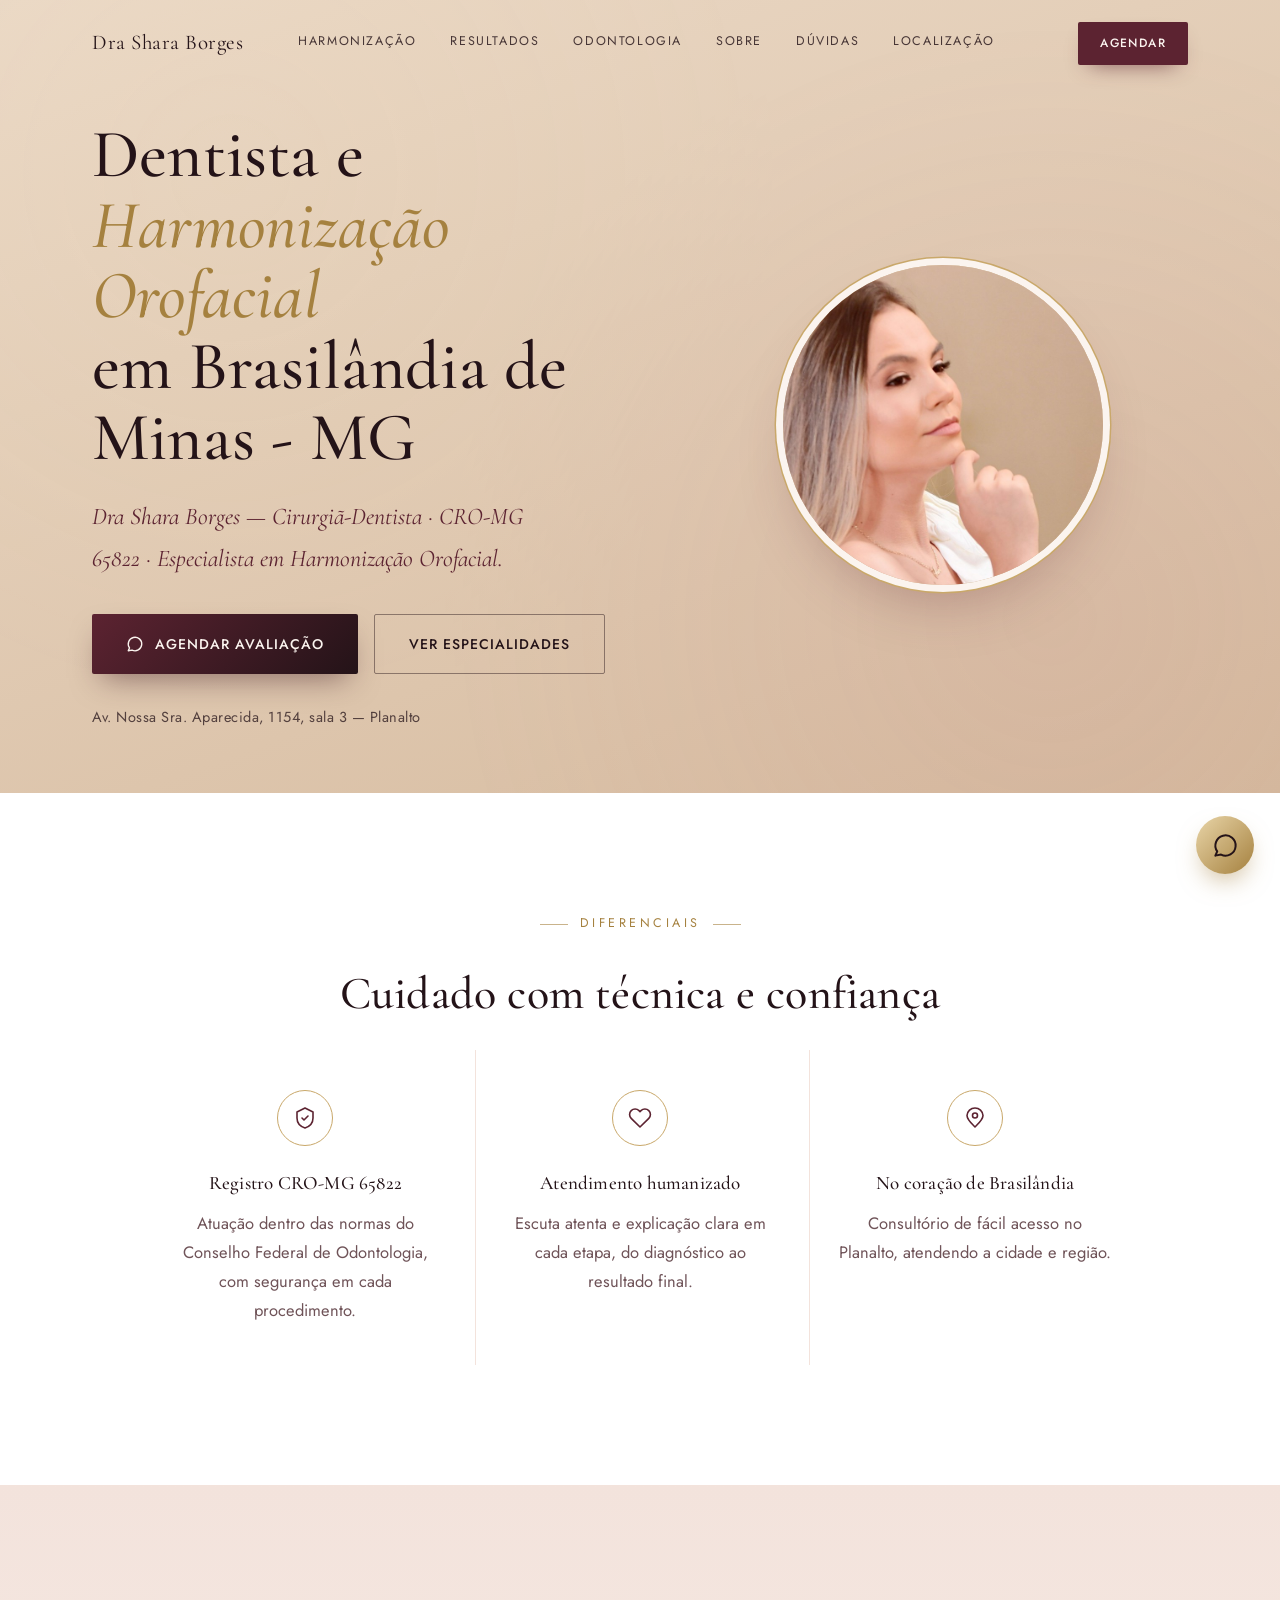
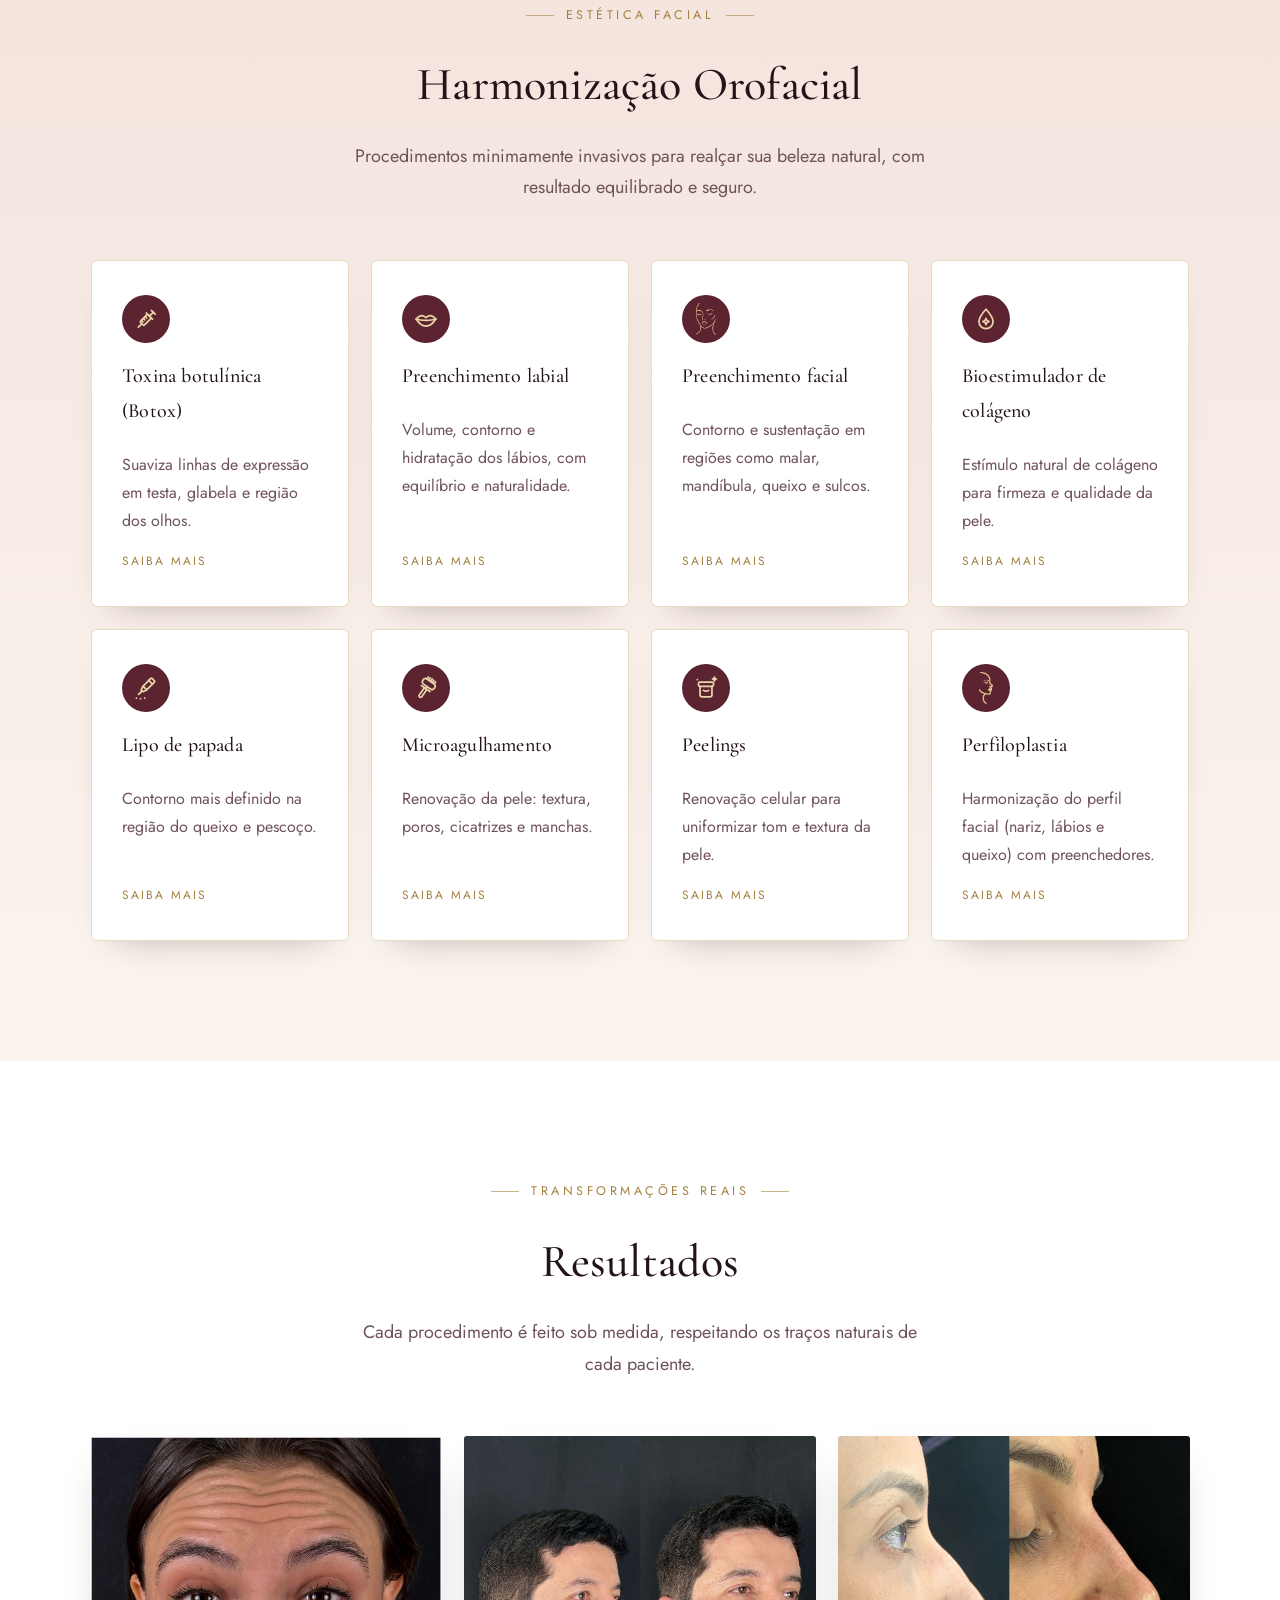
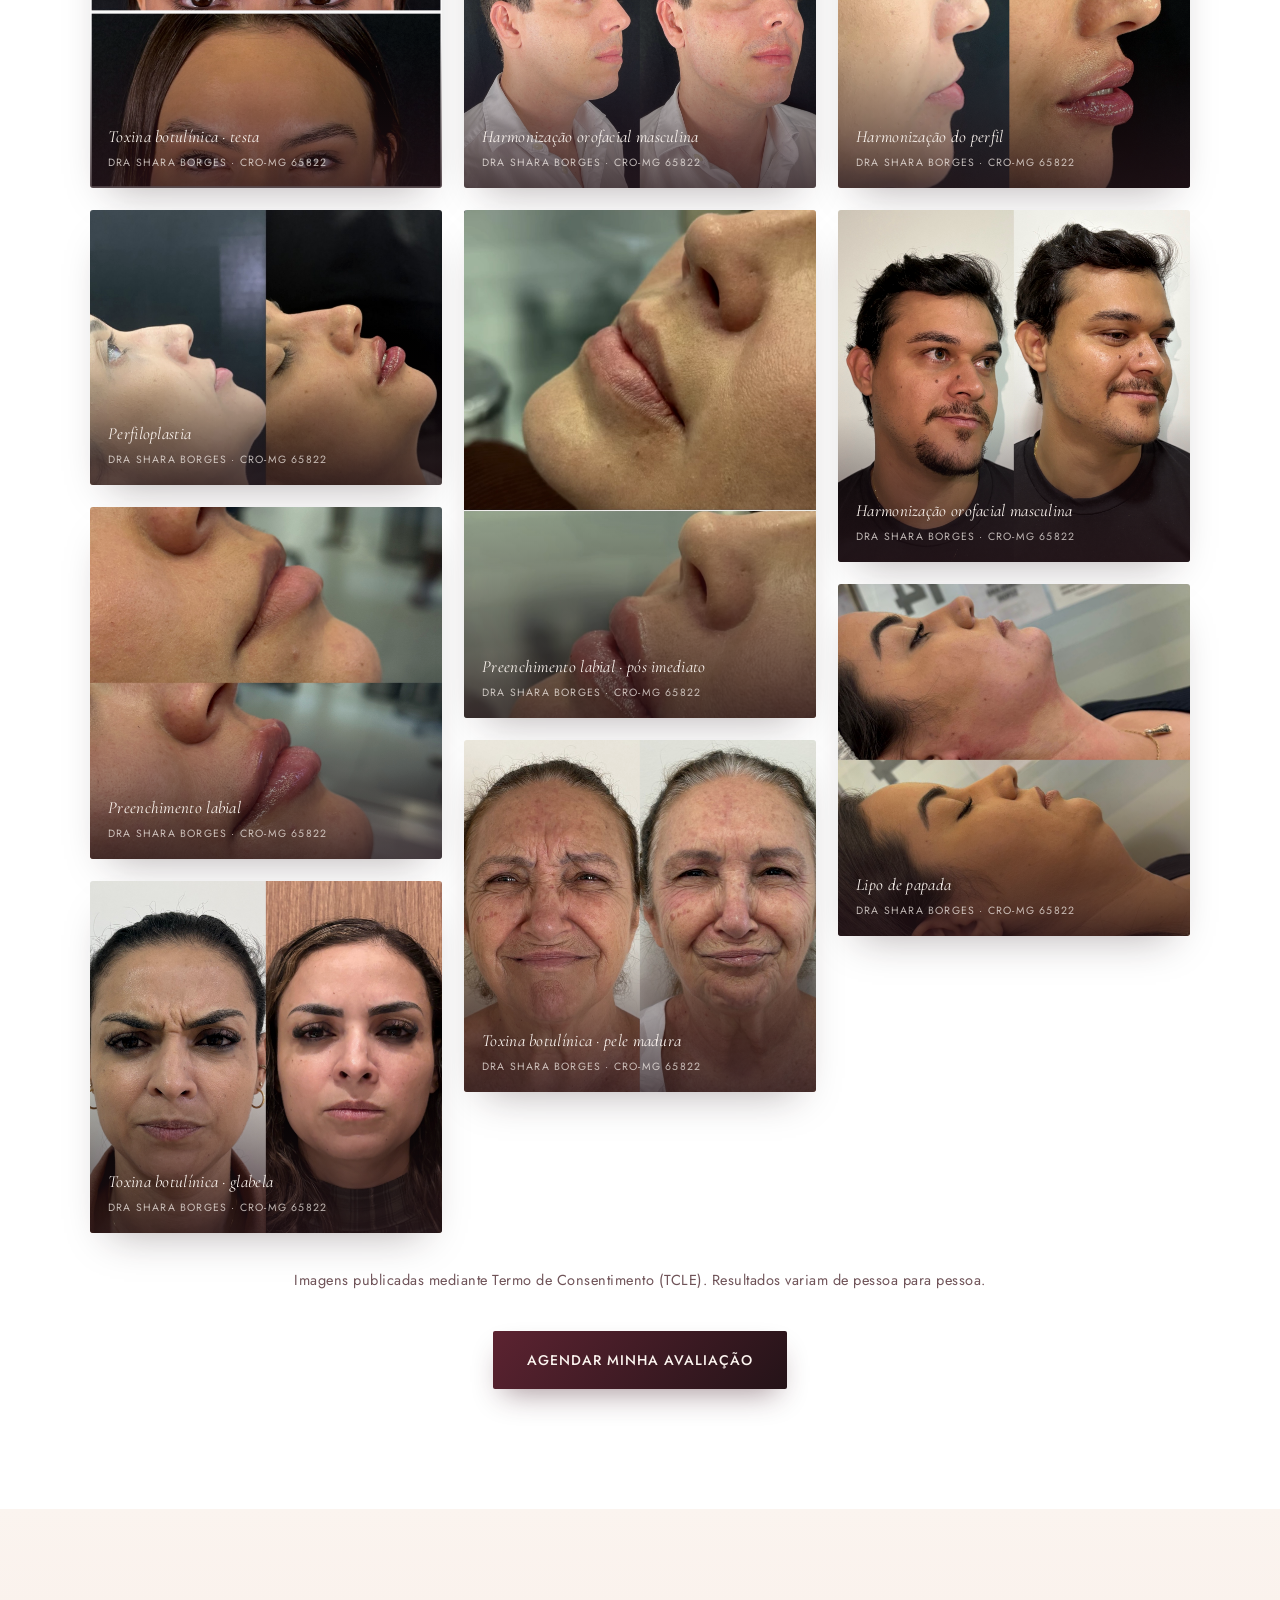
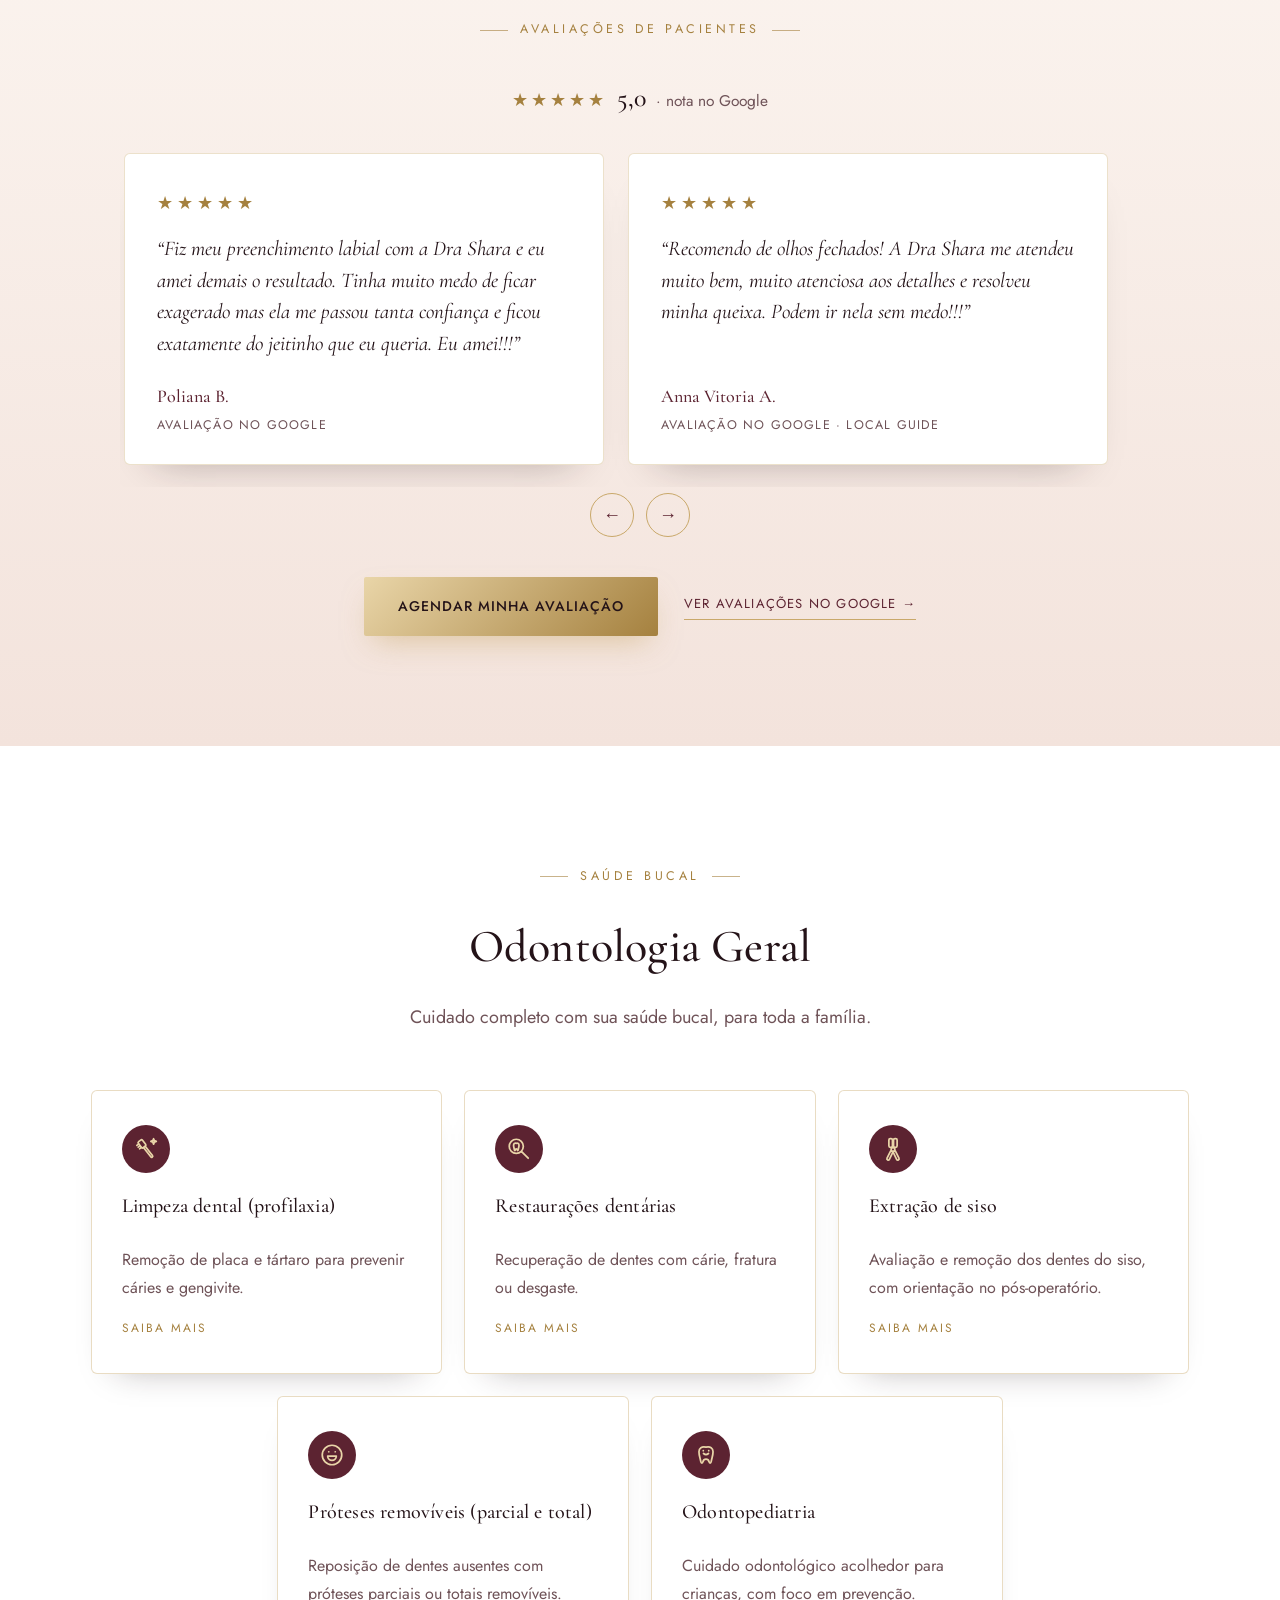
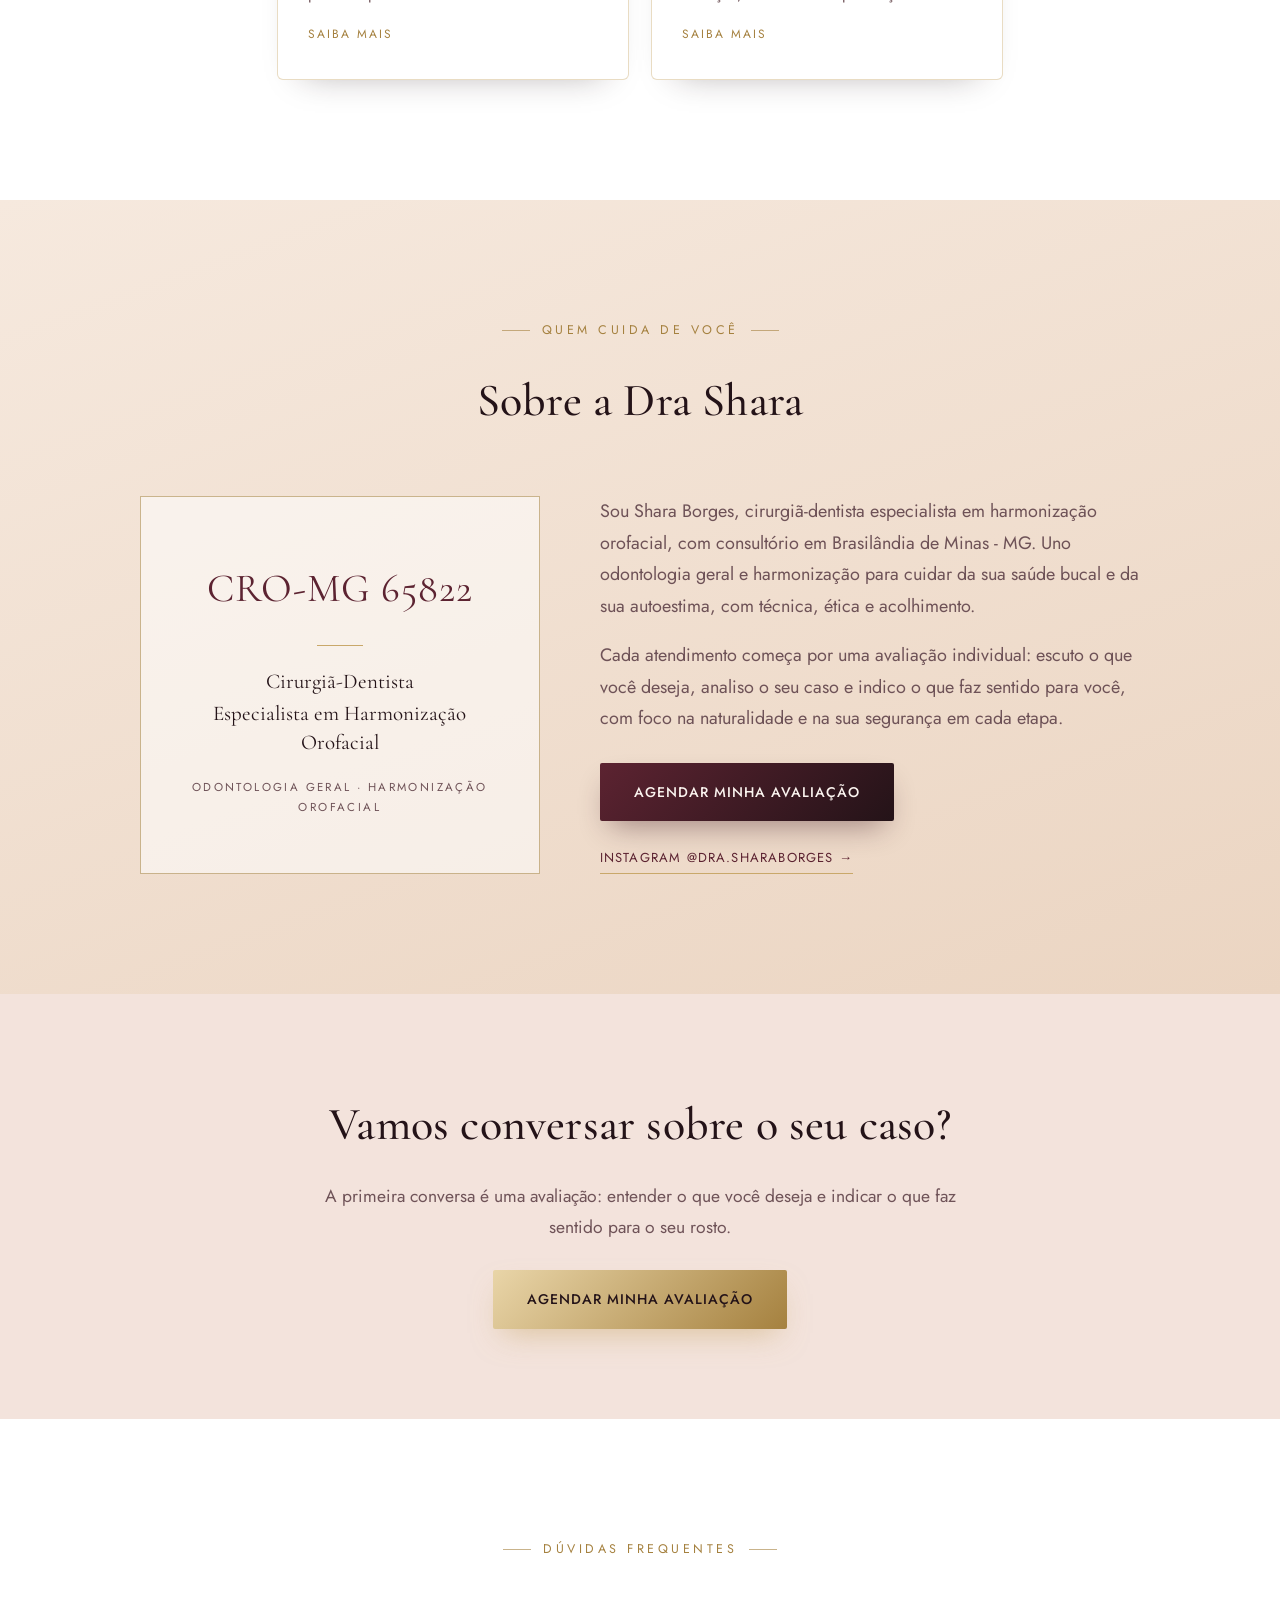
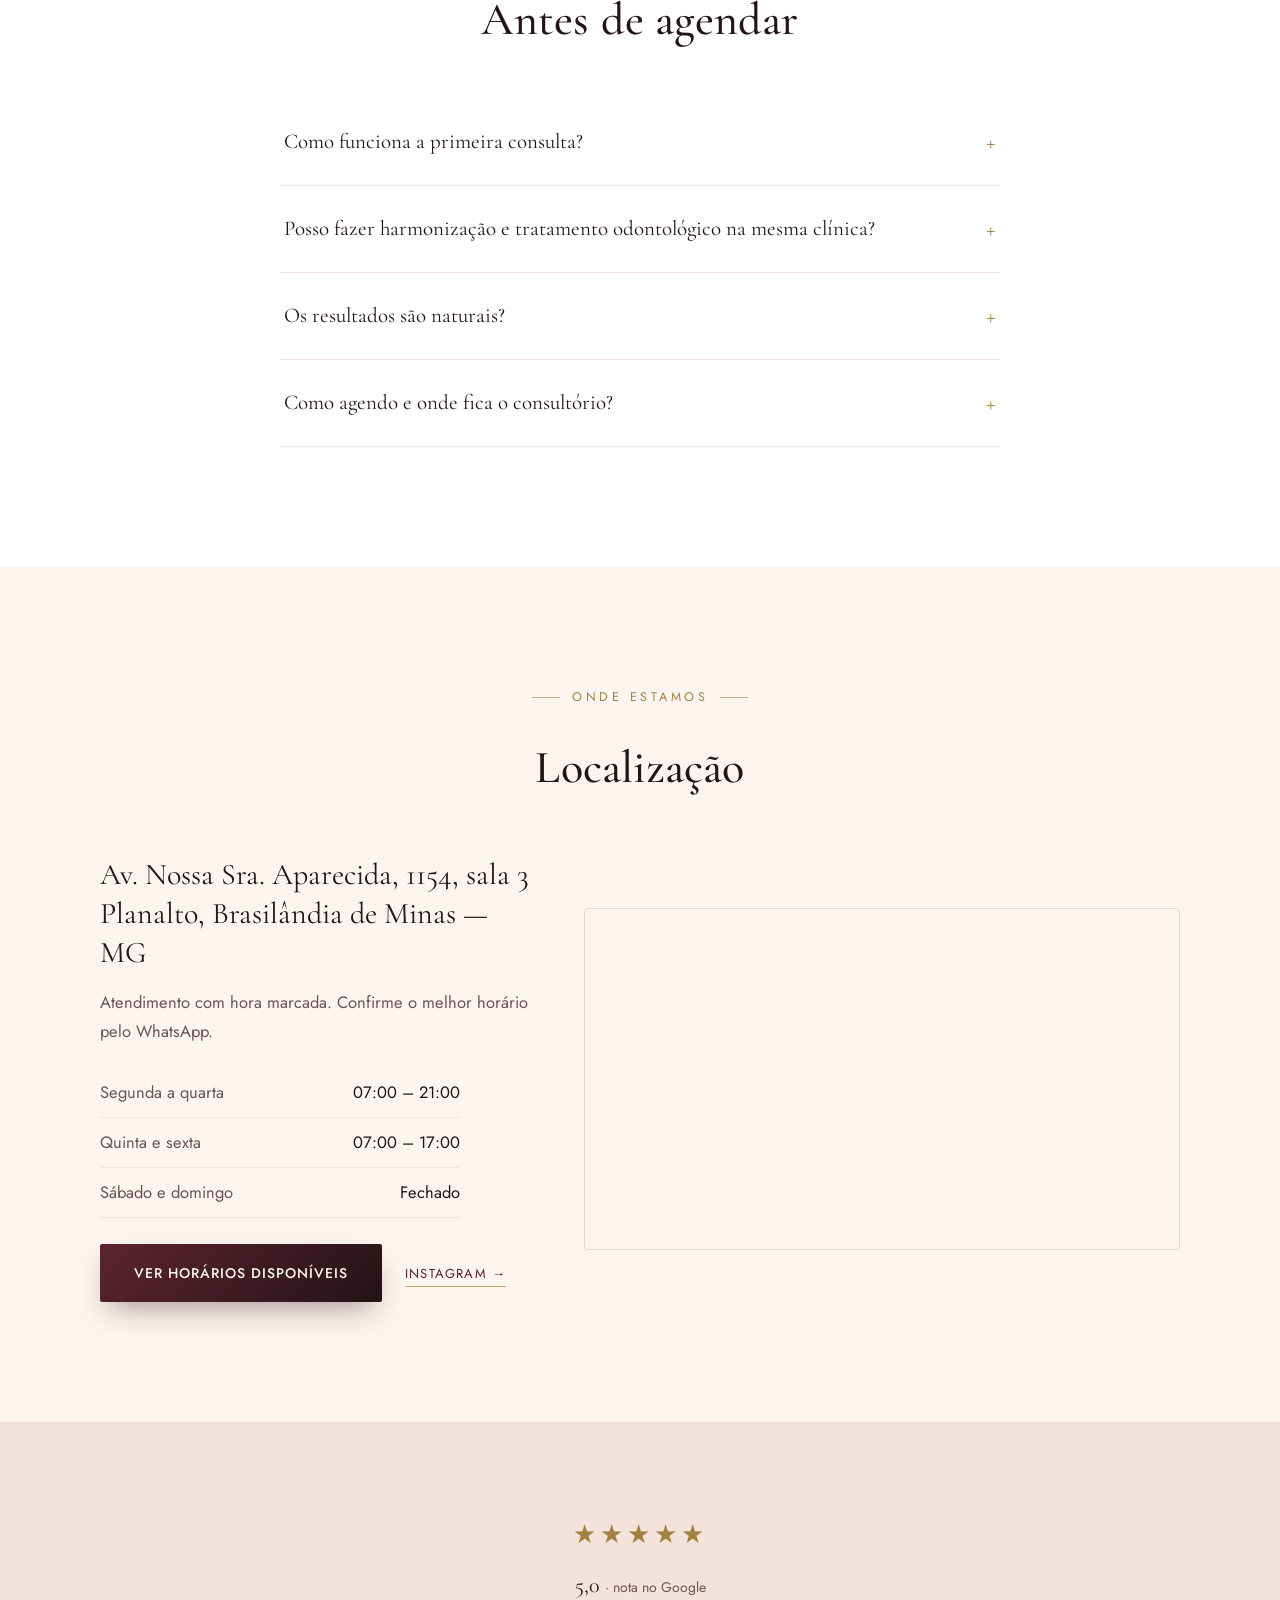
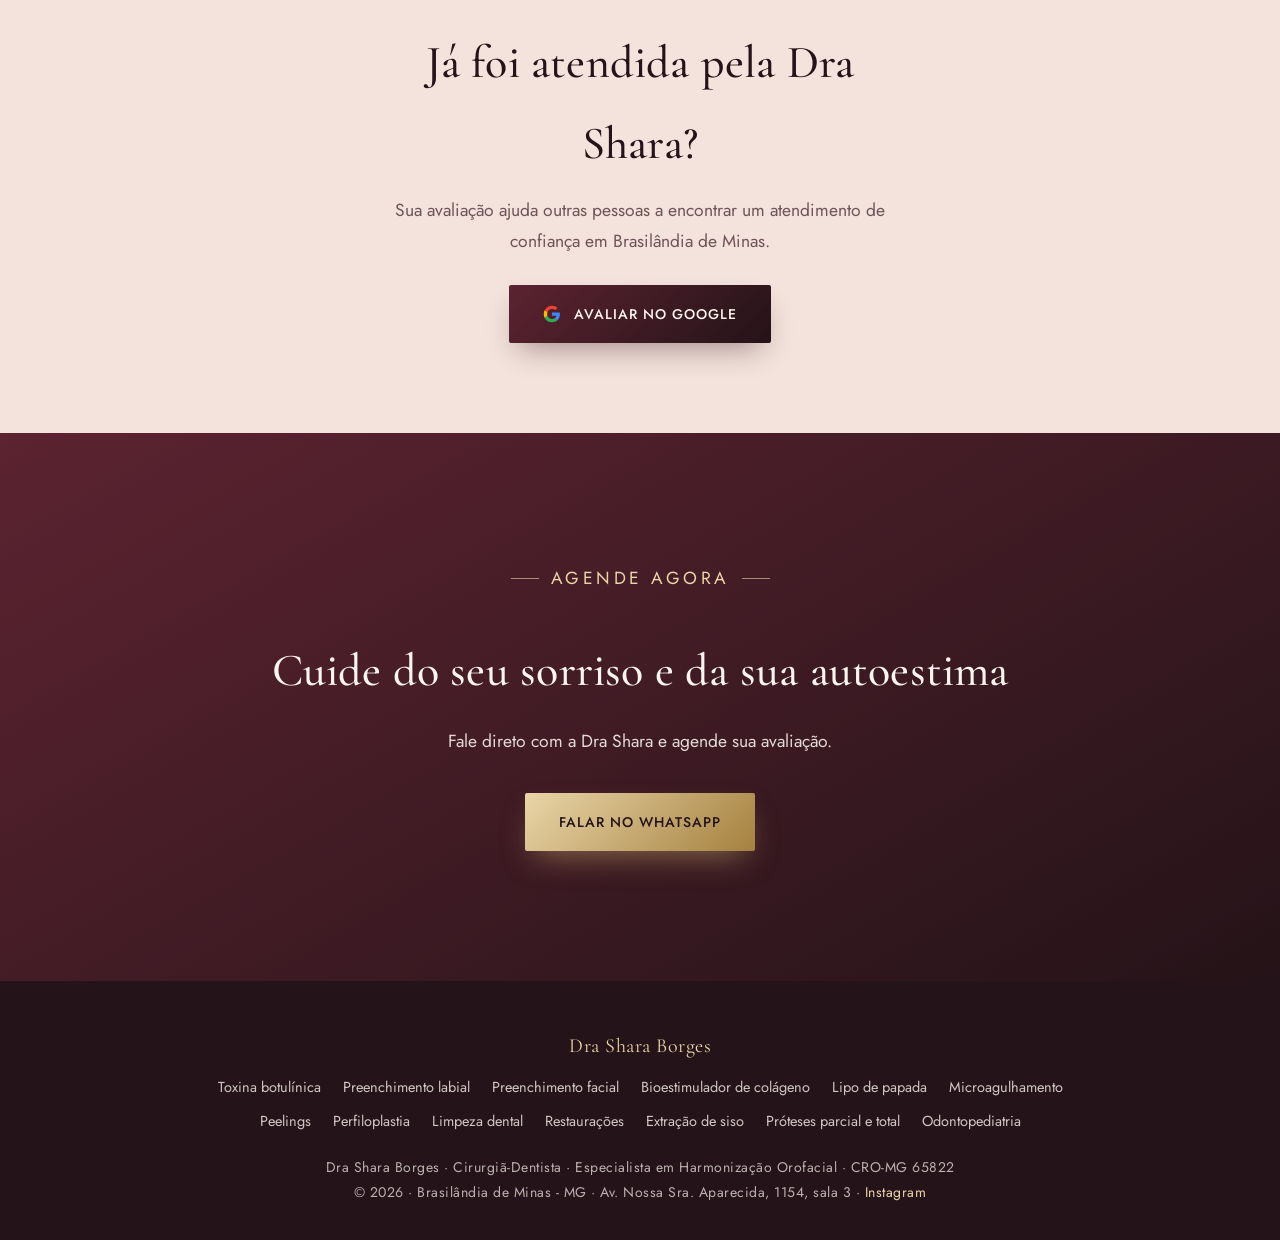
<file: index.html>
<!DOCTYPE html>
<html lang="pt-BR">
<head>
<meta charset="UTF-8">
<meta name="robots" content="noindex, nofollow">
<meta name="viewport" content="width=device-width, initial-scale=1.0">
<title>Dentista e Harmonização Orofacial em Brasilândia de Minas - MG | Dra Shara Borges</title>
<meta name="description" content="Dra Shara Borges, cirurgiã-dentista em Brasilândia de Minas - MG: harmonização orofacial, toxina botulínica, preenchimento labial, limpeza, restaurações e mais. Agende pelo WhatsApp.">
<link rel="canonical" href="https://annepriscilla.github.io/anne-dra-shara-borges/">
<meta property="og:type" content="website">
<meta property="og:locale" content="pt_BR">
<meta property="og:title" content="Dra Shara Borges · Dentista e Harmonização Orofacial">
<meta property="og:description" content="Cirurgiã-dentista em Brasilândia de Minas - MG. Agende sua avaliação pelo WhatsApp.">
<meta property="og:url" content="https://annepriscilla.github.io/anne-dra-shara-borges/">
<meta property="og:image" content="https://annepriscilla.github.io/anne-dra-shara-borges/assets/capa-compartilhamento-c.jpg">
<meta property="og:image:width" content="1200">
<meta property="og:image:height" content="630">
<meta name="twitter:card" content="summary_large_image">
<script type="application/ld+json">{"@context": "https://schema.org", "@type": "Dentist", "@id": "https://annepriscilla.github.io/anne-dra-shara-borges/#dentista", "name": "Dra Shara Borges — Cirurgiã-Dentista", "url": "https://annepriscilla.github.io/anne-dra-shara-borges/", "telephone": "+55-38-99805-9065", "description": "Cirurgiã-dentista em Brasilândia de Minas - MG: odontologia geral e harmonização orofacial.", "medicalSpecialty": "Dentistry", "image": "https://annepriscilla.github.io/anne-dra-shara-borges/assets/dra-shara.jpg", "sameAs": ["https://www.instagram.com/dra.sharaborges/", "https://www.google.com/maps?cid=5291907284782549508"], "hasMap": "https://www.google.com/maps?cid=5291907284782549508", "geo": {"@type": "GeoCoordinates", "latitude": -17.0038093, "longitude": -46.0063316}, "openingHoursSpecification": [{"@type": "OpeningHoursSpecification", "dayOfWeek": ["Monday", "Tuesday", "Wednesday"], "opens": "07:00", "closes": "21:00"}, {"@type": "OpeningHoursSpecification", "dayOfWeek": ["Thursday", "Friday"], "opens": "07:00", "closes": "17:00"}], "address": {"@type": "PostalAddress", "streetAddress": "Av. Nossa Sra. Aparecida, 1154, sala 3", "addressLocality": "Brasilândia de Minas", "addressRegion": "MG", "addressCountry": "BR"}, "areaServed": {"@type": "City", "name": "Brasilândia de Minas"}, "hasOfferCatalog": {"@type": "OfferCatalog", "name": "Serviços", "itemListElement": [{"@type": "Offer", "itemOffered": {"@type": "Service", "name": "Toxina botulínica (Botox)", "url": "https://annepriscilla.github.io/anne-dra-shara-borges/toxina-botulinica-brasilandia-de-minas/"}}, {"@type": "Offer", "itemOffered": {"@type": "Service", "name": "Preenchimento labial", "url": "https://annepriscilla.github.io/anne-dra-shara-borges/preenchimento-labial-brasilandia-de-minas/"}}, {"@type": "Offer", "itemOffered": {"@type": "Service", "name": "Preenchimento facial", "url": "https://annepriscilla.github.io/anne-dra-shara-borges/preenchimento-facial-brasilandia-de-minas/"}}, {"@type": "Offer", "itemOffered": {"@type": "Service", "name": "Bioestimulador de colágeno", "url": "https://annepriscilla.github.io/anne-dra-shara-borges/bioestimulador-de-colageno-brasilandia-de-minas/"}}, {"@type": "Offer", "itemOffered": {"@type": "Service", "name": "Lipo de papada", "url": "https://annepriscilla.github.io/anne-dra-shara-borges/lipo-de-papada-brasilandia-de-minas/"}}, {"@type": "Offer", "itemOffered": {"@type": "Service", "name": "Microagulhamento", "url": "https://annepriscilla.github.io/anne-dra-shara-borges/microagulhamento-brasilandia-de-minas/"}}, {"@type": "Offer", "itemOffered": {"@type": "Service", "name": "Peelings", "url": "https://annepriscilla.github.io/anne-dra-shara-borges/peelings-brasilandia-de-minas/"}}, {"@type": "Offer", "itemOffered": {"@type": "Service", "name": "Perfiloplastia", "url": "https://annepriscilla.github.io/anne-dra-shara-borges/perfiloplastia-brasilandia-de-minas/"}}, {"@type": "Offer", "itemOffered": {"@type": "Service", "name": "Limpeza dental (profilaxia)", "url": "https://annepriscilla.github.io/anne-dra-shara-borges/limpeza-dental-brasilandia-de-minas/"}}, {"@type": "Offer", "itemOffered": {"@type": "Service", "name": "Restaurações dentárias", "url": "https://annepriscilla.github.io/anne-dra-shara-borges/restauracoes-brasilandia-de-minas/"}}, {"@type": "Offer", "itemOffered": {"@type": "Service", "name": "Extração de siso", "url": "https://annepriscilla.github.io/anne-dra-shara-borges/extracao-de-siso-brasilandia-de-minas/"}}, {"@type": "Offer", "itemOffered": {"@type": "Service", "name": "Próteses removíveis (parcial e total)", "url": "https://annepriscilla.github.io/anne-dra-shara-borges/proteses-removiveis-brasilandia-de-minas/"}}, {"@type": "Offer", "itemOffered": {"@type": "Service", "name": "Odontopediatria", "url": "https://annepriscilla.github.io/anne-dra-shara-borges/odontopediatria-brasilandia-de-minas/"}}]}}</script>
<link rel="preconnect" href="https://fonts.googleapis.com">
<link rel="preconnect" href="https://fonts.gstatic.com" crossorigin>
<link href="https://fonts.googleapis.com/css2?family=Cormorant+Garamond:ital,wght@0,400;0,500;0,600;1,400;1,500&family=Jost:wght@300;400;500;600&display=swap" rel="stylesheet">
<link rel="stylesheet" href="assets/style.css">
</head>
<body>

<nav id="nav">
  <div class="nav-inner">
    <a href="#" class="nav-logo">Dra Shara Borges</a>
    <div class="nav-links">
      <a href="#harmonizacao">Harmonização</a>
      <a href="#resultados">Resultados</a>
      <a href="#odontologia">Odontologia</a>
      <a href="#sobre">Sobre</a>
      <a href="#duvidas">Dúvidas</a>
      <a href="#localizacao">Localização</a>
    </div>
    <a class="nav-cta" href="https://wa.me/5538998059065?text=Ol%C3%A1%2C%20vim%20pelo%20site%20e%20gostaria%20de%20agendar%20uma%20avalia%C3%A7%C3%A3o." target="_blank" rel="noopener">Agendar</a>
  </div>
</nav>

<header>
  <svg class="grain" xmlns="http://www.w3.org/2000/svg"><filter id="n"><feTurbulence type="fractalNoise" baseFrequency="0.9" numOctaves="2" stitchTiles="stitch"/></filter><rect width="100%" height="100%" filter="url(#n)"/></svg>
  <div class="hero-inner">
    <div>
      <h1>Dentista e <em>Harmonização Orofacial</em><br>em Brasilândia de Minas - MG</h1>
      <p class="hero-tagline">Dra Shara Borges — Cirurgiã-Dentista · CRO-MG 65822 · Especialista em Harmonização Orofacial.</p>
      <div class="hero-cta-row">
        <a class="btn" href="https://wa.me/5538998059065?text=Ol%C3%A1%2C%20vim%20pelo%20site%20e%20gostaria%20de%20agendar%20uma%20avalia%C3%A7%C3%A3o." target="_blank" rel="noopener">
          <svg viewBox="0 0 24 24" fill="none" stroke="currentColor" stroke-width="1.8" stroke-linecap="round" stroke-linejoin="round"><path d="M3 21l1.65-3.8a9 9 0 1 1 3.4 2.9L3 21"/></svg>
          Agendar avaliação
        </a>
        <a class="btn btn-ghost" href="#harmonizacao">Ver especialidades</a>
      </div>
      <p class="hero-local">Av. Nossa Sra. Aparecida, 1154, sala 3 — Planalto</p>
    </div>
    <div class="photo-frame reveal">
      <img src="assets/dra-shara-rosto.jpg" alt="Dra Shara Borges, cirurgiã-dentista em Brasilândia de Minas" width="760" height="760" fetchpriority="high">
    </div>
  </div>
</header>

<section class="confianca" id="confianca">
  <p class="section-label reveal">Diferenciais</p>
  <h2 class="reveal">Cuidado com técnica e confiança</h2>
  <div class="trust-grid">
    <div class="trust reveal">
      <div class="icon-ring"><svg viewBox="0 0 24 24" fill="none" stroke-width="1.6" stroke-linecap="round" stroke-linejoin="round"><path d="M12 2l8 4v6c0 5-3.5 8.5-8 10-4.5-1.5-8-5-8-10V6l8-4z"/><path d="M9 12l2 2 4-4"/></svg></div>
      <h3>Registro CRO-MG 65822</h3>
      <p>Atuação dentro das normas do Conselho Federal de Odontologia, com segurança em cada procedimento.</p>
    </div>
    <div class="trust reveal reveal-d1">
      <div class="icon-ring"><svg viewBox="0 0 24 24" fill="none" stroke-width="1.6" stroke-linecap="round" stroke-linejoin="round"><path d="M20.8 4.6a5.5 5.5 0 0 0-7.8 0L12 5.6l-1-1a5.5 5.5 0 0 0-7.8 7.8l1 1L12 21l7.8-7.6 1-1a5.5 5.5 0 0 0 0-7.8z"/></svg></div>
      <h3>Atendimento humanizado</h3>
      <p>Escuta atenta e explicação clara em cada etapa, do diagnóstico ao resultado final.</p>
    </div>
    <div class="trust reveal reveal-d2">
      <div class="icon-ring"><svg viewBox="0 0 24 24" fill="none" stroke-width="1.6" stroke-linecap="round" stroke-linejoin="round"><path d="M12 21c-4-4-8-7.5-8-11.5A8 8 0 0 1 12 2a8 8 0 0 1 8 7.5c0 4-4 7.5-8 11.5z"/><circle cx="12" cy="9.5" r="2.5"/></svg></div>
      <h3>No coração de Brasilândia</h3>
      <p>Consultório de fácil acesso no Planalto, atendendo a cidade e região.</p>
    </div>
  </div>
</section>

<section class="harmonizacao" id="harmonizacao">
  <p class="section-label reveal">Estética facial</p>
  <h2 class="reveal">Harmonização Orofacial</h2>
  <p class="section-intro reveal">Procedimentos minimamente invasivos para realçar sua beleza natural, com resultado equilibrado e seguro.</p>
  <div class="servicos-grid">
    <div class="servico reveal">
      <div class="icon-ring"><svg viewBox="0 0 24 24" fill="none" stroke-width="1.6" stroke-linecap="round" stroke-linejoin="round" overflow="visible"><g transform="rotate(45 12 12.5)"><path d="M12 22.5V18"/><rect x="9.5" y="8" width="5" height="10" rx="1"/><path d="M8 8h8"/><path d="M12 8V3"/><path d="M9.5 3h5"/><path d="M9.5 11h2M9.5 13.5h2M9.5 16h2"/></g></svg></div>
      <h3><a href="toxina-botulinica-brasilandia-de-minas/">Toxina botulínica (Botox)</a></h3><p>Suaviza linhas de expressão em testa, glabela e região dos olhos.</p><span class="mais">Saiba mais</span>
    </div>
    <div class="servico reveal reveal-d1">
      <div class="icon-ring"><svg viewBox="0 0 24 24" fill="none" stroke-width="1.6" stroke-linecap="round" stroke-linejoin="round" overflow="visible"><path d="M3 12c2.4-3.2 5.6-3.8 7.4-2.4L12 10.7l1.6-1.1c1.8-1.4 5-.8 7.4 2.4"/><path d="M3 12c4 1.6 14 1.6 18 0"/><path d="M3 12c3 5 6.6 6.6 9 6.6s6-1.6 9-6.6"/></svg></div>
      <h3><a href="preenchimento-labial-brasilandia-de-minas/">Preenchimento labial</a></h3><p>Volume, contorno e hidratação dos lábios, com equilíbrio e naturalidade.</p><span class="mais">Saiba mais</span>
    </div>
    <div class="servico reveal reveal-d2">
      <div class="icon-ring"><img src="assets/icones/preenchimento-facial.png" alt="" width="19" height="32"></div>
      <h3><a href="preenchimento-facial-brasilandia-de-minas/">Preenchimento facial</a></h3><p>Contorno e sustentação em regiões como malar, mandíbula, queixo e sulcos.</p><span class="mais">Saiba mais</span>
    </div>
    <div class="servico reveal">
      <div class="icon-ring"><svg viewBox="0 0 24 24" fill="none" stroke-width="1.6" stroke-linecap="round" stroke-linejoin="round" overflow="visible"><path d="M12 3C12 3 5.5 10 5.5 14.4a6.5 6.5 0 0 0 13 0C18.5 10 12 3 12 3z"/><path d="M12 11.4l.9 2 2 .9-2 .9-.9 2-.9-2-2-.9 2-.9z"/></svg></div>
      <h3><a href="bioestimulador-de-colageno-brasilandia-de-minas/">Bioestimulador de colágeno</a></h3><p>Estímulo natural de colágeno para firmeza e qualidade da pele.</p><span class="mais">Saiba mais</span>
    </div>
    <div class="servico reveal reveal-d1">
      <div class="icon-ring"><svg viewBox="0 0 24 24" fill="none" stroke-width="1.6" stroke-linecap="round" stroke-linejoin="round" overflow="visible"><g transform="rotate(45 12 11)"><rect x="9.6" y="1.5" width="4.8" height="11" rx="1.2"/><path d="M9.6 12.5l1.2 3.6h2.4l1.2-3.6"/><path d="M12 16.1v4.6"/><path d="M9.6 5h4.8"/></g><path d="M3.2 21.4h.01M7 21.9h.01M10.8 21.4h.01"/></svg></div>
      <h3><a href="lipo-de-papada-brasilandia-de-minas/">Lipo de papada</a></h3><p>Contorno mais definido na região do queixo e pescoço.</p><span class="mais">Saiba mais</span>
    </div>
    <div class="servico reveal reveal-d2">
      <div class="icon-ring"><svg viewBox="0 0 24 24" fill="none" stroke-width="1.6" stroke-linecap="round" stroke-linejoin="round" overflow="visible"><g transform="rotate(35 12 12)"><rect x="5.5" y="4.6" width="13" height="5.8" rx="2.9"/><path d="M8 2.4v2.2M10 2v2.6M12 1.8v2.8M14 2v2.6M16 2.4v2.2"/><path d="M12 10.4v2.2M7.2 12.6h9.6"/><rect x="10.6" y="12.6" width="2.8" height="9.6" rx="1.4"/></g></svg></div>
      <h3><a href="microagulhamento-brasilandia-de-minas/">Microagulhamento</a></h3><p>Renovação da pele: textura, poros, cicatrizes e manchas.</p><span class="mais">Saiba mais</span>
    </div>
    <div class="servico reveal">
      <div class="icon-ring"><svg viewBox="0 0 24 24" fill="none" stroke-width="1.6" stroke-linecap="round" stroke-linejoin="round" overflow="visible"><rect x="5" y="6.5" width="14" height="4" rx="1.4"/><path d="M6.5 10.5v7.7a2 2 0 0 0 2 2h7a2 2 0 0 0 2-2v-7.7"/><path d="M9.5 14.2c1.6 1 3.4 1 5 0"/><path d="M19.8 1.9l.5 1.3 1.3.5-1.3.5-.5 1.3-.5-1.3-1.3-.5 1.3-.5z"/><path d="M4 4.2h.01"/></svg></div>
      <h3><a href="peelings-brasilandia-de-minas/">Peelings</a></h3><p>Renovação celular para uniformizar tom e textura da pele.</p><span class="mais">Saiba mais</span>
    </div>
    <div class="servico reveal reveal-d1">
      <div class="icon-ring"><img src="assets/icones/perfiloplastia.png" alt="" width="14" height="32"></div>
      <h3><a href="perfiloplastia-brasilandia-de-minas/">Perfiloplastia</a></h3><p>Harmonização do perfil facial (nariz, lábios e queixo) com preenchedores.</p><span class="mais">Saiba mais</span>
    </div>
  </div>
</section>

<section class="resultados" id="resultados">
  <p class="section-label reveal">Transformações reais</p>
  <h2 class="reveal">Resultados</h2>
  <p class="section-intro reveal">Cada procedimento é feito sob medida, respeitando os traços naturais de cada paciente.</p>
  <div class="resultados-grid">
    <figure class="resultado reveal">
      <img src="assets/resultados/toxina-botulinica-testa.jpg" alt="Antes e depois de toxina botulínica na testa" loading="lazy">
      <figcaption><span>Toxina botulínica · testa</span><small>Dra Shara Borges · CRO-MG 65822</small></figcaption>
    </figure>
    <figure class="resultado reveal">
      <img src="assets/resultados/perfiloplastia.jpg" alt="Antes e depois de perfiloplastia" loading="lazy">
      <figcaption><span>Perfiloplastia</span><small>Dra Shara Borges · CRO-MG 65822</small></figcaption>
    </figure>
    <figure class="resultado reveal">
      <img src="assets/resultados/preenchimento-labial.jpg" alt="Antes e depois de preenchimento labial" loading="lazy">
      <figcaption><span>Preenchimento labial</span><small>Dra Shara Borges · CRO-MG 65822</small></figcaption>
    </figure>
    <figure class="resultado reveal">
      <img src="assets/resultados/toxina-botulinica-glabela.jpg" alt="Antes e depois de toxina botulínica na glabela" loading="lazy">
      <figcaption><span>Toxina botulínica · glabela</span><small>Dra Shara Borges · CRO-MG 65822</small></figcaption>
    </figure>
    <figure class="resultado reveal">
      <img src="assets/resultados/harmonizacao-masculina-1.jpg" alt="Antes e depois de harmonização orofacial masculina" loading="lazy">
      <figcaption><span>Harmonização orofacial masculina</span><small>Dra Shara Borges · CRO-MG 65822</small></figcaption>
    </figure>
    <figure class="resultado reveal">
      <img src="assets/resultados/preenchimento-labial-pos-imediato.jpg" alt="Preenchimento labial, antes e pós imediato" loading="lazy">
      <figcaption><span>Preenchimento labial · pós imediato</span><small>Dra Shara Borges · CRO-MG 65822</small></figcaption>
    </figure>
    <figure class="resultado reveal">
      <img src="assets/resultados/toxina-botulinica-pele-madura.jpg" alt="Antes e depois de toxina botulínica em pele madura" loading="lazy">
      <figcaption><span>Toxina botulínica · pele madura</span><small>Dra Shara Borges · CRO-MG 65822</small></figcaption>
    </figure>
    <figure class="resultado reveal">
      <img src="assets/resultados/harmonizacao-do-perfil.jpg" alt="Antes e depois de harmonização do perfil facial" loading="lazy">
      <figcaption><span>Harmonização do perfil</span><small>Dra Shara Borges · CRO-MG 65822</small></figcaption>
    </figure>
    <figure class="resultado reveal">
      <img src="assets/resultados/harmonizacao-masculina-2.jpg" alt="Antes e depois de harmonização orofacial masculina" loading="lazy">
      <figcaption><span>Harmonização orofacial masculina</span><small>Dra Shara Borges · CRO-MG 65822</small></figcaption>
    </figure>
    <figure class="resultado reveal">
      <img src="assets/resultados/lipo-de-papada.jpg" alt="Antes e depois de lipo de papada" loading="lazy">
      <figcaption><span>Lipo de papada</span><small>Dra Shara Borges · CRO-MG 65822</small></figcaption>
    </figure>
  </div>
  <p class="resultados-nota reveal">Imagens publicadas mediante Termo de Consentimento (TCLE). Resultados variam de pessoa para pessoa.</p>
  <div class="section-cta reveal"><a class="btn btn-dark" href="https://wa.me/5538998059065?text=Ol%C3%A1%2C%20vim%20pelo%20site%20e%20gostaria%20de%20agendar%20uma%20avalia%C3%A7%C3%A3o." target="_blank" rel="noopener">Agendar minha avaliação</a></div>
</section>

<!-- Avaliação pública do Google republicada: remover esta seção se o CRO-MG orientar que não é permitido -->
<section class="depoimento" id="depoimento">
  <p class="section-label reveal">Avaliações de pacientes</p>
  <div class="reviews reveal">
    <div class="reviews-head"><span class="stars" aria-hidden="true">★★★★★</span><strong>5,0</strong><span>· nota no Google</span></div>
    <div class="track" tabindex="0" role="region" aria-label="Avaliações de pacientes no Google">
      <figure class="rcard">
        <div class="stars" aria-label="5 estrelas">★★★★★</div>
        <blockquote>“Fiz meu preenchimento labial com a Dra Shara e eu amei demais o resultado. Tinha muito medo de ficar exagerado mas ela me passou tanta confiança e ficou exatamente do jeitinho que eu queria. Eu amei!!!”</blockquote>
        <figcaption><strong>Poliana B.</strong><span>Avaliação no Google</span></figcaption>
      </figure>
      <figure class="rcard">
        <div class="stars" aria-label="5 estrelas">★★★★★</div>
        <blockquote>“Recomendo de olhos fechados! A Dra Shara me atendeu muito bem, muito atenciosa aos detalhes e resolveu minha queixa. Podem ir nela sem medo!!!”</blockquote>
        <figcaption><strong>Anna Vitoria A.</strong><span>Avaliação no Google · Local Guide</span></figcaption>
      </figure>
    </div>
    <div class="rnav"><button type="button" data-dir="-1" aria-label="Avaliação anterior">←</button><button type="button" data-dir="1" aria-label="Próxima avaliação">→</button></div>
  </div>
  <div class="quote-actions reveal">
    <a class="btn" href="https://wa.me/5538998059065?text=Ol%C3%A1%2C%20vim%20pelo%20site%20e%20gostaria%20de%20agendar%20uma%20avalia%C3%A7%C3%A3o." target="_blank" rel="noopener">Agendar minha avaliação</a>
    <a class="link-arrow" href="https://www.google.com/maps/place/Dra+Shara+Borges/@-17.0038093,-46.0063316,17z/data=!3m1!4b1!4m6!3m5!1s0x94aa3d5040775091:0x4970a1a345c40a04!8m2!3d-17.0038093!4d-46.0063316!16s%2Fg%2F11zkwffyct" target="_blank" rel="noopener">Ver avaliações no Google →</a>
  </div>
</section>

<section class="odontologia" id="odontologia">
  <p class="section-label reveal">Saúde bucal</p>
  <h2 class="reveal">Odontologia Geral</h2>
  <p class="section-intro reveal">Cuidado completo com sua saúde bucal, para toda a família.</p>
  <div class="servicos-grid">
    <div class="servico reveal">
      <div class="icon-ring"><svg viewBox="0 0 24 24" fill="none" stroke-width="1.6" stroke-linecap="round" stroke-linejoin="round" overflow="visible"><g transform="rotate(-38 12 12)"><rect x="9.6" y="2.5" width="4.8" height="7" rx="1.2"/><path d="M7.4 4.2h2.2M7.4 6.2h2.2M7.4 8.2h2.2"/><path d="M11 9.5v10.9a1 1 0 0 0 2 0V9.5"/></g><path d="M19 2.5l.7 1.8 1.8.7-1.8.7-.7 1.8-.7-1.8-1.8-.7 1.8-.7z"/></svg></div>
      <h3><a href="limpeza-dental-brasilandia-de-minas/">Limpeza dental (profilaxia)</a></h3><p>Remoção de placa e tártaro para prevenir cáries e gengivite.</p><span class="mais">Saiba mais</span>
    </div>
    <div class="servico reveal reveal-d1">
      <div class="icon-ring"><svg viewBox="0 0 24 24" fill="none" stroke-width="1.6" stroke-linecap="round" stroke-linejoin="round" overflow="visible"><circle cx="9.5" cy="9.5" r="6.5"/><path d="M7 8.6c0-1.6 1-2.2 2.5-1.8 1.5-.4 2.5.2 2.5 1.8 0 1.6-.5 2.7-.8 4.3-.1.7-.7.7-.8 0-.1-.6-.4-1-.9-1s-.8.4-.9 1c-.1.7-.7.7-.8 0C7.5 11.3 7 10.2 7 8.6z"/><path d="M14.4 14.4l6.1 6.1"/></svg></div>
      <h3><a href="restauracoes-brasilandia-de-minas/">Restaurações dentárias</a></h3><p>Recuperação de dentes com cárie, fratura ou desgaste.</p><span class="mais">Saiba mais</span>
    </div>
    <div class="servico reveal reveal-d2">
      <div class="icon-ring"><svg viewBox="0 0 24 24" fill="none" stroke-width="1.6" stroke-linecap="round" stroke-linejoin="round" overflow="visible"><rect x="8.2" y="2.4" width="3.3" height="8" rx="1.3"/><rect x="12.5" y="2.4" width="3.3" height="8" rx="1.3"/><circle cx="12" cy="12.4" r="1.7"/><g transform="translate(11 14) rotate(26)"><rect x="-1.2" y="0" width="2.4" height="9" rx="1.2"/></g><g transform="translate(13 14) rotate(-26)"><rect x="-1.2" y="0" width="2.4" height="9" rx="1.2"/></g></svg></div>
      <h3><a href="extracao-de-siso-brasilandia-de-minas/">Extração de siso</a></h3><p>Avaliação e remoção dos dentes do siso, com orientação no pós-operatório.</p><span class="mais">Saiba mais</span>
    </div>
    <div class="servico reveal">
      <div class="icon-ring"><svg viewBox="0 0 24 24" fill="none" stroke-width="1.6" stroke-linecap="round" stroke-linejoin="round" overflow="visible"><path d="M12 12m-9 0a9 9 0 1 0 18 0a9 9 0 1 0 -18 0"/><path d="M9 9l.01 0"/><path d="M15 9l.01 0"/><path d="M8 13a4 4 0 1 0 8 0h-8"/></svg></div>
      <h3><a href="proteses-removiveis-brasilandia-de-minas/">Próteses removíveis (parcial e total)</a></h3><p>Reposição de dentes ausentes com próteses parciais ou totais removíveis.</p><span class="mais">Saiba mais</span>
    </div>
    <div class="servico reveal reveal-d1">
      <div class="icon-ring"><svg viewBox="0 0 24 24" fill="none" stroke-width="1.6" stroke-linecap="round" stroke-linejoin="round" overflow="visible"><path d="M5.5 9c0-3.4 2.6-5.2 6.5-4.2 3.9-1 6.5.8 6.5 4.2 0 3.4-1.1 5.8-1.7 9.2-.3 1.7-1.7 1.7-2 0-.3-1.4-.8-2.4-2.8-2.4s-2.5 1-2.8 2.4c-.3 1.7-1.7 1.7-2 0C6.6 14.8 5.5 12.4 5.5 9z"/><path d="M9.5 8h.01M14.5 8h.01"/><path d="M9.7 10.6c1.4 1.2 3.2 1.2 4.6 0"/></svg></div>
      <h3><a href="odontopediatria-brasilandia-de-minas/">Odontopediatria</a></h3><p>Cuidado odontológico acolhedor para crianças, com foco em prevenção.</p><span class="mais">Saiba mais</span>
    </div>
  </div>
</section>

<section class="sobre" id="sobre">
  <p class="section-label reveal">Quem cuida de você</p>
  <h2 class="reveal">Sobre a Dra Shara</h2>
  <div class="sobre-inner" style="margin-top:56px;">
    <div class="cred-card reveal">
      <p class="cred-num">CRO-MG 65822</p>
      <div class="cred-line"></div>
      <p class="cred-role">Cirurgiã-Dentista</p>
      <p class="cred-role">Especialista em Harmonização Orofacial</p>
      <p class="cred-sub">Odontologia geral · Harmonização orofacial</p>
    </div>
    <div class="sobre-text reveal reveal-d1">
      <p>Sou Shara Borges, cirurgiã-dentista especialista em harmonização orofacial, com consultório em Brasilândia de Minas - MG. Uno odontologia geral e harmonização para cuidar da sua saúde bucal e da sua autoestima, com técnica, ética e acolhimento.</p>
      <p>Cada atendimento começa por uma avaliação individual: escuto o que você deseja, analiso o seu caso e indico o que faz sentido para você, com foco na naturalidade e na sua segurança em cada etapa.</p>
      <div class="sobre-links">
        <a class="btn" href="https://wa.me/5538998059065?text=Ol%C3%A1%2C%20vim%20pelo%20site%20e%20gostaria%20de%20agendar%20uma%20avalia%C3%A7%C3%A3o." target="_blank" rel="noopener">Agendar minha avaliação</a>
        <a class="link-arrow light" href="https://www.instagram.com/dra.sharaborges/" target="_blank" rel="noopener">Instagram @dra.sharaborges →</a>
      </div>
    </div>
  </div>
</section>

<section class="cta-mid">
  <div class="cta-mid-inner reveal">
    <h2>Vamos conversar sobre o seu caso?</h2>
    <p>A primeira conversa é uma avaliação: entender o que você deseja e indicar o que faz sentido para o seu rosto.</p>
    <a class="btn" href="https://wa.me/5538998059065?text=Ol%C3%A1%2C%20vim%20pelo%20site%20e%20gostaria%20de%20agendar%20uma%20avalia%C3%A7%C3%A3o." target="_blank" rel="noopener">Agendar minha avaliação</a>
  </div>
</section>

<section class="faq" id="duvidas">
  <p class="section-label reveal">Dúvidas frequentes</p>
  <h2 class="reveal">Antes de agendar</h2>
  <div class="faq-list reveal">
    <details><summary>Como funciona a primeira consulta?</summary><p>É uma avaliação individual: conversamos sobre suas queixas e objetivos, analisamos o rosto e a saúde bucal e indicamos as opções adequadas ao seu caso.</p></details>
    <details><summary>Posso fazer harmonização e tratamento odontológico na mesma clínica?</summary><p>Sim. A Dra Shara atua nas duas frentes, o que permite pensar o sorriso e o rosto de forma integrada.</p></details>
    <details><summary>Os resultados são naturais?</summary><p>O objetivo é sempre respeitar seus traços. O plano é individualizado e os resultados variam de pessoa para pessoa.</p></details>
    <details><summary>Como agendo e onde fica o consultório?</summary><p>Pelo WhatsApp (38) 99805-9065. Atendemos na Av. Nossa Sra. Aparecida, 1154, sala 3, Planalto, Brasilândia de Minas - MG.</p></details>
  </div>
</section>

<section id="localizacao">
  <p class="section-label reveal">Onde estamos</p>
  <h2 class="reveal">Localização</h2>
  <div class="local-inner" style="margin-top:48px;">
    <div class="local-info reveal">
      <p class="end">Av. Nossa Sra. Aparecida, 1154, sala 3<br>Planalto, Brasilândia de Minas — MG</p>
      <p>Atendimento com hora marcada. Confirme o melhor horário pelo WhatsApp.</p>
      <ul class="horarios">
        <li><span>Segunda a quarta</span><span>07:00 – 21:00</span></li>
        <li><span>Quinta e sexta</span><span>07:00 – 17:00</span></li>
        <li><span>Sábado e domingo</span><span>Fechado</span></li>
      </ul>
      <a class="btn btn-dark" href="https://wa.me/5538998059065?text=Ol%C3%A1%2C%20gostaria%20de%20saber%20os%20hor%C3%A1rios%20dispon%C3%ADveis." target="_blank" rel="noopener">Ver horários disponíveis</a>
      <a class="link-arrow" style="margin-left:18px" href="https://www.instagram.com/dra.sharaborges/" target="_blank" rel="noopener">Instagram →</a>
    </div>
    <div class="mapa reveal reveal-d1">
      <iframe src="https://www.google.com/maps?q=Av.+Nossa+Sra.+Aparecida,+1154,+Planalto,+Brasil%C3%A2ndia+de+Minas+-+MG&output=embed" loading="lazy" referrerpolicy="no-referrer-when-downgrade"></iframe>
    </div>
  </div>
</section>

<section class="google-review">
  <div class="google-review-inner reveal">
    <div class="stars">★★★★★</div>
    <p class="rating">5,0 <span>· nota no Google</span></p>
    <h2>Já foi atendida pela Dra Shara?</h2>
    <p>Sua avaliação ajuda outras pessoas a encontrar um atendimento de confiança em Brasilândia de Minas.</p>
    <a class="btn btn-dark" href="https://www.google.com/maps/place/Dra+Shara+Borges/@-17.0038093,-46.0063316,17z/data=!4m8!3m7!1s0x94aa3d5040775091:0x4970a1a345c40a04!8m2!3d-17.0038093!4d-46.0063316!9m1!1b1!16s%2Fg%2F11zkwffyct" target="_blank" rel="noopener">
      <svg viewBox="0 0 24 24" width="18" height="18"><path fill="#4285F4" d="M22.56 12.25c0-.78-.07-1.53-.2-2.25H12v4.26h5.92a5.06 5.06 0 0 1-2.2 3.32v2.77h3.57c2.08-1.92 3.28-4.74 3.28-8.1z"/><path fill="#34A853" d="M12 23c2.97 0 5.46-.98 7.28-2.66l-3.57-2.77c-.99.66-2.26 1.06-3.71 1.06-2.86 0-5.29-1.93-6.16-4.53H2.18v2.84A11 11 0 0 0 12 23z"/><path fill="#FBBC05" d="M5.84 14.09A6.6 6.6 0 0 1 5.5 12c0-.73.13-1.43.34-2.09V7.07H2.18A11 11 0 0 0 1 12c0 1.77.43 3.45 1.18 4.93l3.66-2.84z"/><path fill="#EA4335" d="M12 5.38c1.62 0 3.06.56 4.21 1.64l3.15-3.15C17.45 2.09 14.97 1 12 1A11 11 0 0 0 2.18 7.07l3.66 2.84C6.71 7.31 9.14 5.38 12 5.38z"/></svg>
      Avaliar no Google
    </a>
  </div>
</section>

<section class="cta-final" id="contato">
  <p class="section-label reveal">Agende agora</p>
  <h2 class="reveal">Cuide do seu sorriso e da sua autoestima</h2>
  <p class="reveal">Fale direto com a Dra Shara e agende sua avaliação.</p>
  <a class="btn reveal" href="https://wa.me/5538998059065?text=Ol%C3%A1%2C%20vim%20pelo%20site%20e%20gostaria%20de%20agendar%20uma%20avalia%C3%A7%C3%A3o." target="_blank" rel="noopener">Falar no WhatsApp</a>
</section>

<footer>
  <p class="foot-logo">Dra Shara Borges</p>
  <div class="foot-links"><a href="toxina-botulinica-brasilandia-de-minas/">Toxina botulínica</a><a href="preenchimento-labial-brasilandia-de-minas/">Preenchimento labial</a><a href="preenchimento-facial-brasilandia-de-minas/">Preenchimento facial</a><a href="bioestimulador-de-colageno-brasilandia-de-minas/">Bioestimulador de colágeno</a><a href="lipo-de-papada-brasilandia-de-minas/">Lipo de papada</a><a href="microagulhamento-brasilandia-de-minas/">Microagulhamento</a><a href="peelings-brasilandia-de-minas/">Peelings</a><a href="perfiloplastia-brasilandia-de-minas/">Perfiloplastia</a><a href="limpeza-dental-brasilandia-de-minas/">Limpeza dental</a><a href="restauracoes-brasilandia-de-minas/">Restaurações</a><a href="extracao-de-siso-brasilandia-de-minas/">Extração de siso</a><a href="proteses-removiveis-brasilandia-de-minas/">Próteses parcial e total</a><a href="odontopediatria-brasilandia-de-minas/">Odontopediatria</a></div>
  <p>Dra Shara Borges · Cirurgiã-Dentista · Especialista em Harmonização Orofacial · CRO-MG 65822</p>
  <p>© 2026 · Brasilândia de Minas - MG · Av. Nossa Sra. Aparecida, 1154, sala 3 · <a href="https://www.instagram.com/dra.sharaborges/" target="_blank" rel="noopener">Instagram</a></p>
</footer>

<a class="whats-float" href="https://wa.me/5538998059065?text=Ol%C3%A1%2C%20vim%20pelo%20site%20e%20gostaria%20de%20agendar%20uma%20avalia%C3%A7%C3%A3o." target="_blank" rel="noopener" aria-label="WhatsApp">
  <svg viewBox="0 0 24 24" fill="none" stroke="currentColor" stroke-width="1.8" stroke-linecap="round" stroke-linejoin="round"><path d="M3 21l1.65-3.8a9 9 0 1 1 3.4 2.9L3 21"/></svg>
</a>

<script>
  const nav = document.getElementById('nav');
  window.addEventListener('scroll', () => {
    nav.classList.toggle('scrolled', window.scrollY > 40);
  });
  const io = new IntersectionObserver((entries) => {
    entries.forEach(e => { if (e.isIntersecting) e.target.classList.add('in'); });
  }, { threshold: 0.15 });
  document.querySelectorAll('.reveal').forEach(el => io.observe(el));
  setTimeout(() => document.querySelectorAll('.reveal:not(.in)').forEach(el => el.classList.add('in')), 1800);
</script>

<script>
  document.querySelectorAll('.reviews').forEach(function(r){
    var t=r.querySelector('.track');
    r.querySelectorAll('.rnav button').forEach(function(b){
      b.addEventListener('click',function(){var c=t.querySelector('.rcard');t.scrollBy({left:(c.offsetWidth+24)*Number(b.dataset.dir),behavior:'smooth'});});
    });
  });
</script>
</body>
</html>
</file>
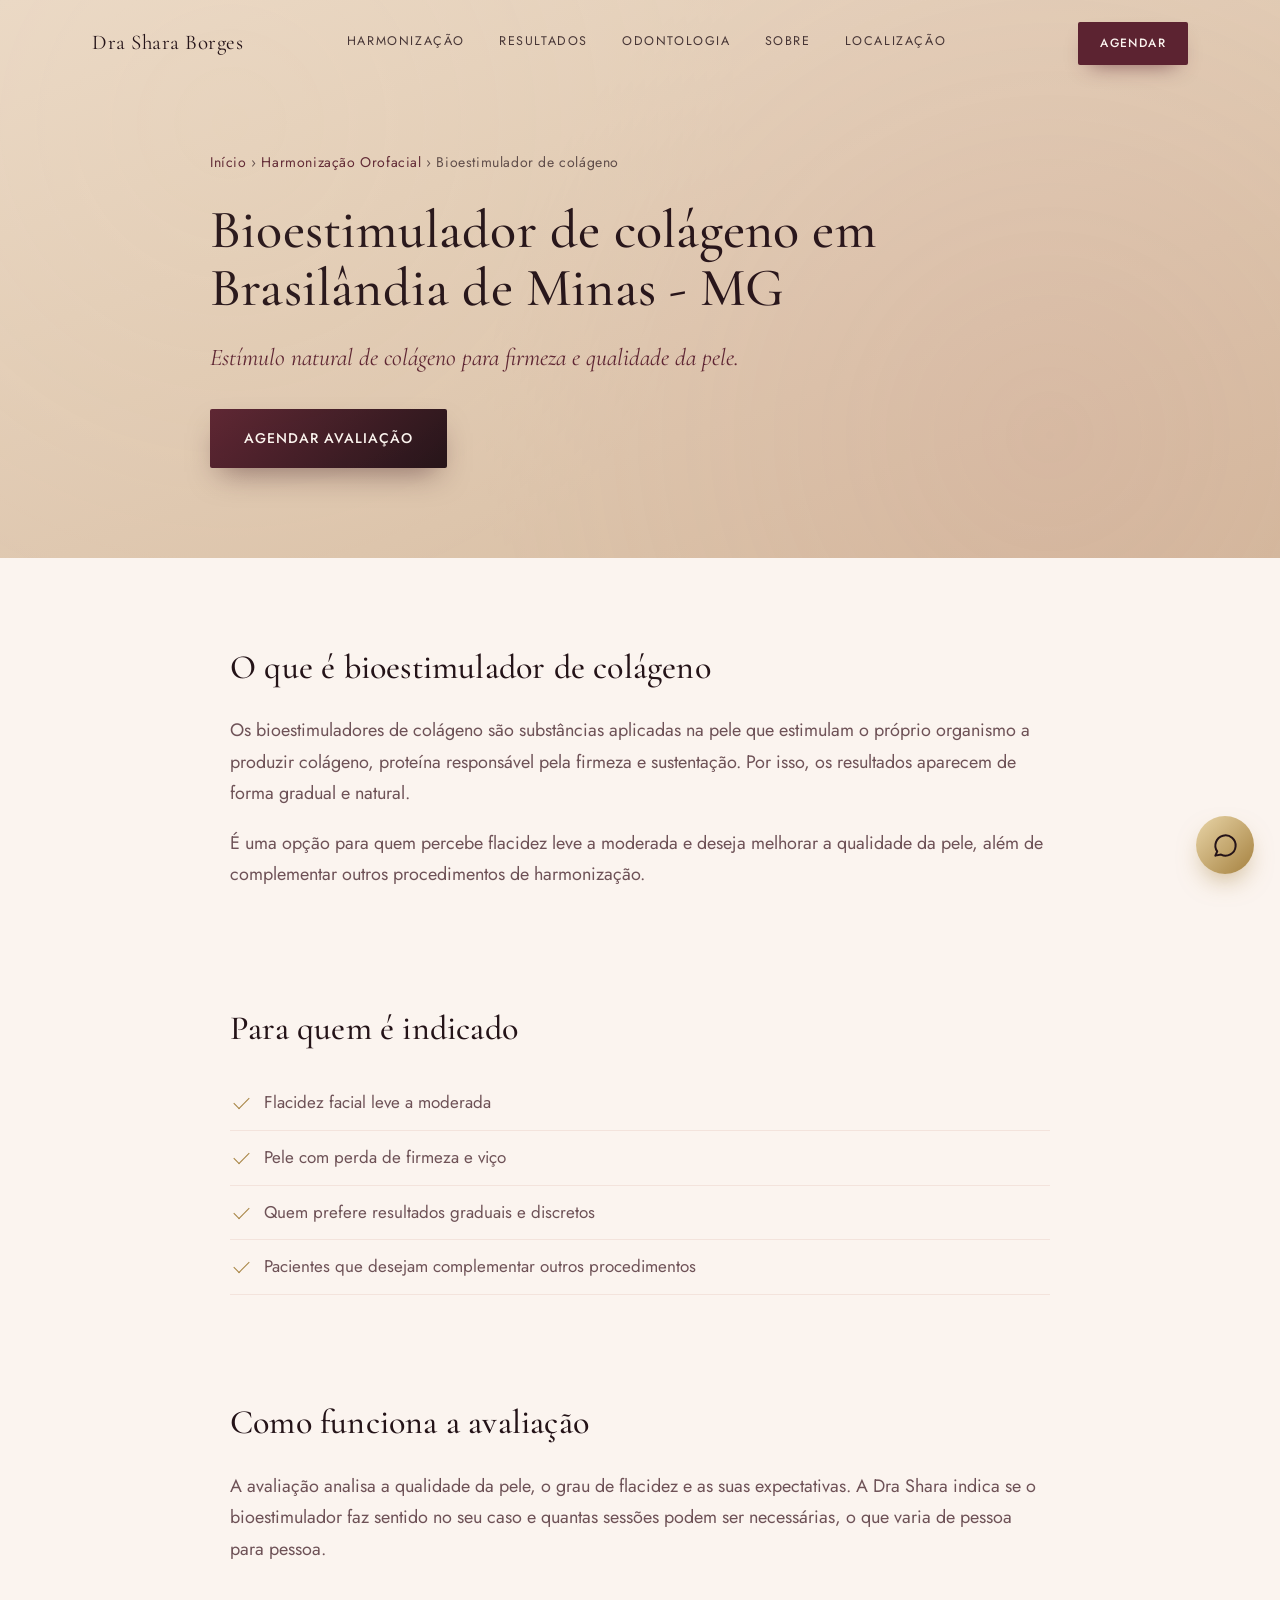
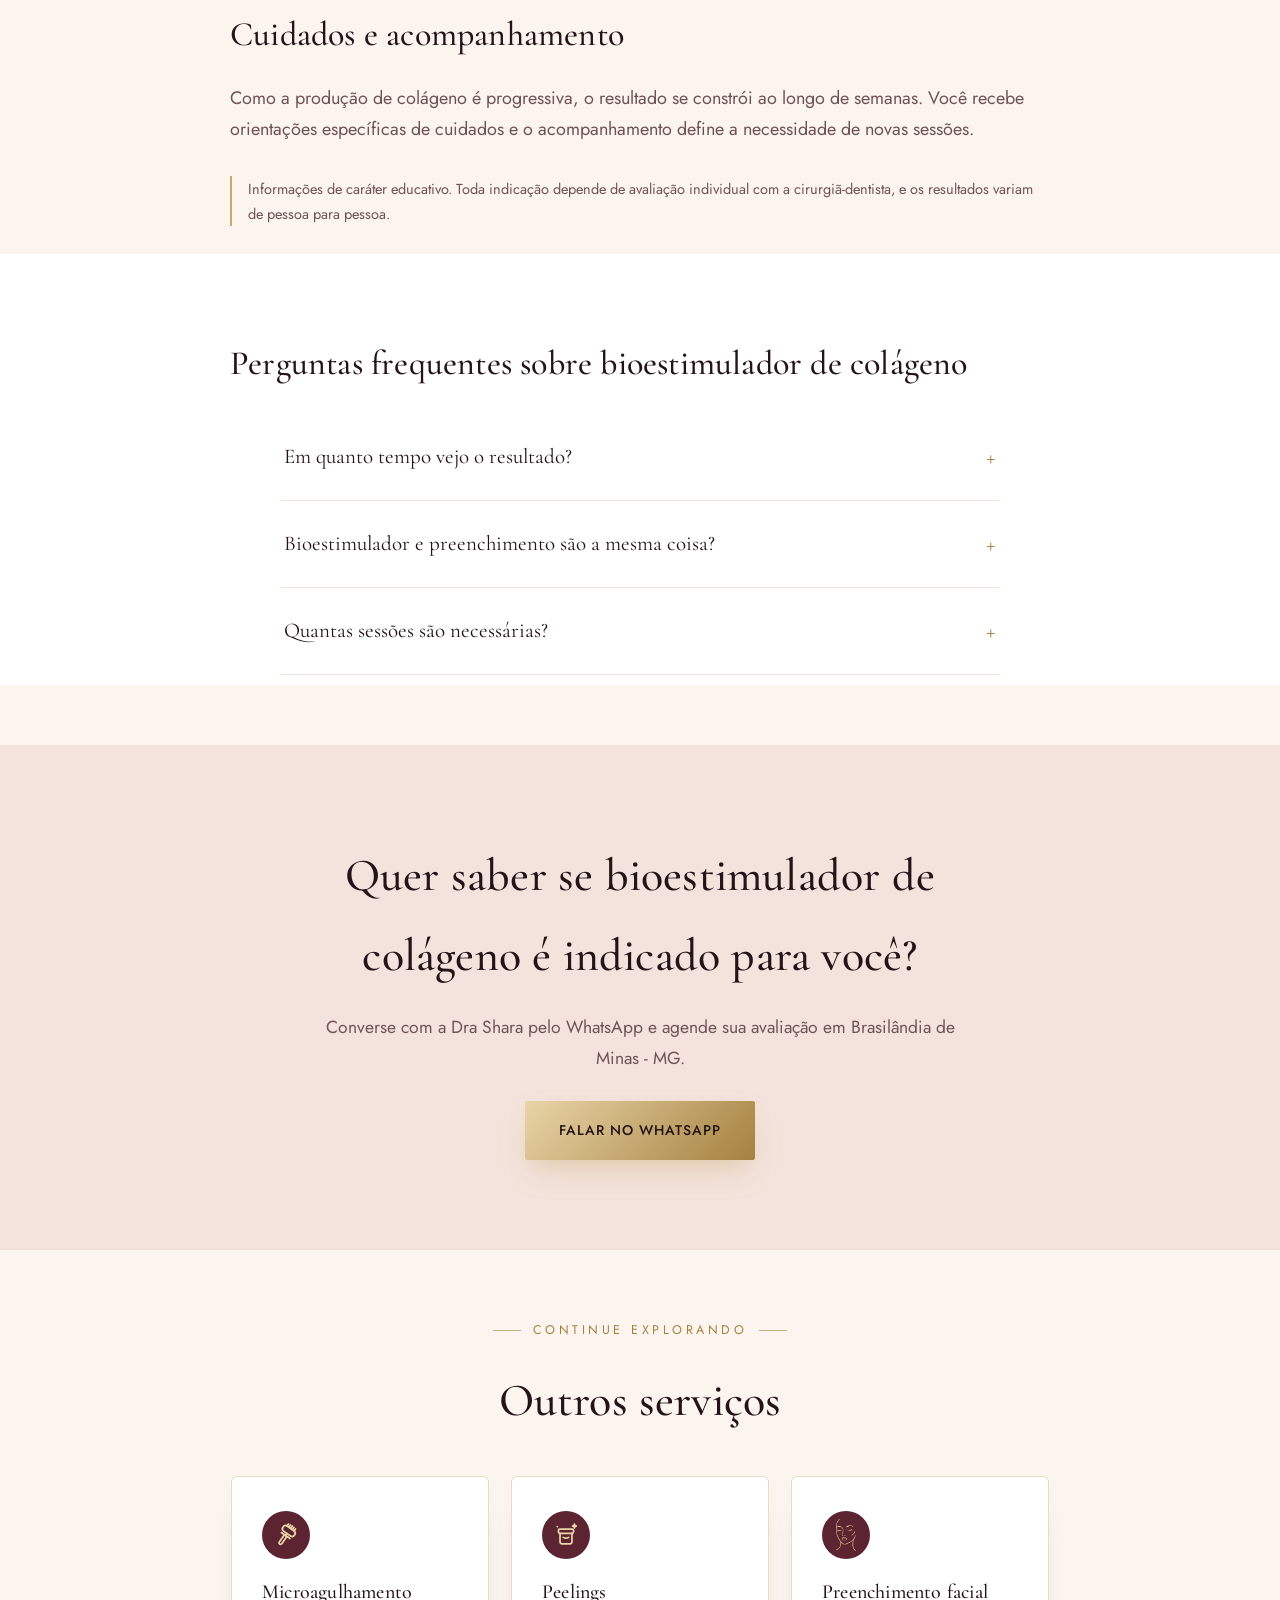
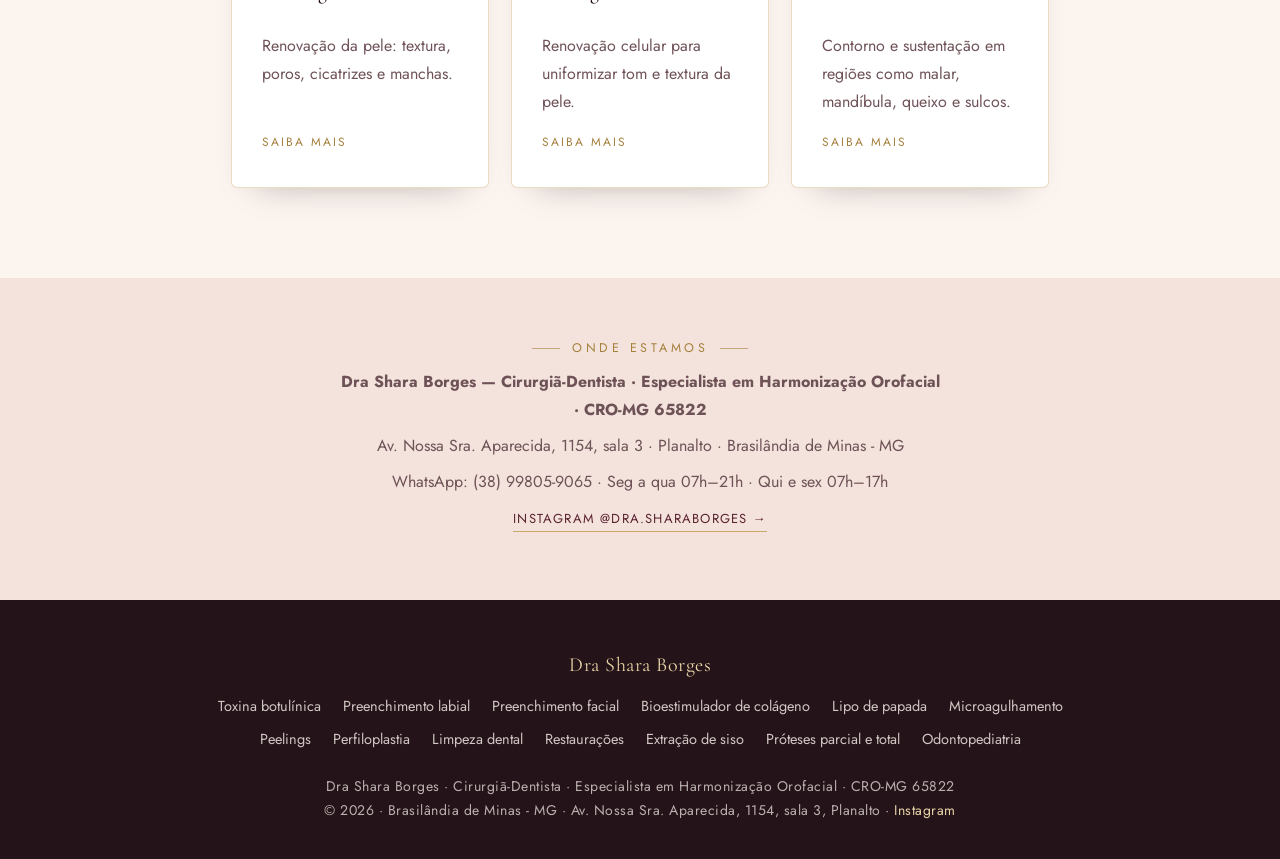
<file: bioestimulador-de-colageno-brasilandia-de-minas/index.html>
<!DOCTYPE html>
<html lang="pt-BR">
<head>
<meta charset="UTF-8">
<meta name="robots" content="noindex, nofollow">
<meta name="viewport" content="width=device-width, initial-scale=1.0">
<title>Bioestimulador de colágeno em Brasilândia de Minas - MG | Dra Shara Borges</title>
<meta name="description" content="Bioestimulador de colágeno em Brasilândia de Minas - MG: firmeza e qualidade da pele. Avaliação individual com a Dra Shara Borges.">
<link rel="canonical" href="https://annepriscilla.github.io/anne-dra-shara-borges/bioestimulador-de-colageno-brasilandia-de-minas/">
<meta property="og:type" content="website">
<meta property="og:locale" content="pt_BR">
<meta property="og:title" content="Bioestimulador de colágeno em Brasilândia de Minas - MG | Dra Shara Borges">
<meta property="og:description" content="Bioestimulador de colágeno em Brasilândia de Minas - MG: firmeza e qualidade da pele. Avaliação individual com a Dra Shara Borges.">
<meta property="og:url" content="https://annepriscilla.github.io/anne-dra-shara-borges/bioestimulador-de-colageno-brasilandia-de-minas/">
<meta property="og:image" content="https://annepriscilla.github.io/anne-dra-shara-borges/assets/capa-compartilhamento-c.jpg">
<meta property="og:image:width" content="1200">
<meta property="og:image:height" content="630">
<meta name="twitter:card" content="summary_large_image">
<link rel="preconnect" href="https://fonts.googleapis.com">
<link rel="preconnect" href="https://fonts.gstatic.com" crossorigin>
<link href="https://fonts.googleapis.com/css2?family=Cormorant+Garamond:ital,wght@0,400;0,500;0,600;1,400;1,500&family=Jost:wght@300;400;500;600&display=swap" rel="stylesheet">
<link rel="stylesheet" href="../assets/style.css">
<script type="application/ld+json">{"@context": "https://schema.org", "@type": "Service", "name": "Bioestimulador de colágeno", "serviceType": "Bioestimulador de colágeno", "url": "https://annepriscilla.github.io/anne-dra-shara-borges/bioestimulador-de-colageno-brasilandia-de-minas/", "description": "Bioestimulador de colágeno em Brasilândia de Minas - MG: firmeza e qualidade da pele. Avaliação individual com a Dra Shara Borges.", "areaServed": {"@type": "City", "name": "Brasilândia de Minas"}, "provider": {"@id": "https://annepriscilla.github.io/anne-dra-shara-borges/#dentista"}}</script><script type="application/ld+json">{"@context": "https://schema.org", "@type": "FAQPage", "mainEntity": [{"@type": "Question", "name": "Em quanto tempo vejo o resultado?", "acceptedAnswer": {"@type": "Answer", "text": "O estímulo de colágeno é gradual. O tempo varia de pessoa para pessoa."}}, {"@type": "Question", "name": "Bioestimulador e preenchimento são a mesma coisa?", "acceptedAnswer": {"@type": "Answer", "text": "Não. O preenchimento repõe volume, e o bioestimulador estimula a produção do próprio colágeno."}}, {"@type": "Question", "name": "Quantas sessões são necessárias?", "acceptedAnswer": {"@type": "Answer", "text": "A avaliação individual define o plano para o seu caso."}}]}</script><script type="application/ld+json">{"@context": "https://schema.org", "@type": "BreadcrumbList", "itemListElement": [{"@type": "ListItem", "position": 1, "name": "Início", "item": "https://annepriscilla.github.io/anne-dra-shara-borges/"}, {"@type": "ListItem", "position": 2, "name": "Harmonização Orofacial", "item": "https://annepriscilla.github.io/anne-dra-shara-borges/#harmonizacao"}, {"@type": "ListItem", "position": 3, "name": "Bioestimulador de colágeno", "item": "https://annepriscilla.github.io/anne-dra-shara-borges/bioestimulador-de-colageno-brasilandia-de-minas/"}]}</script><script type="application/ld+json">{"@context": "https://schema.org", "@type": "Dentist", "@id": "https://annepriscilla.github.io/anne-dra-shara-borges/#dentista", "name": "Dra Shara Borges — Cirurgiã-Dentista", "url": "https://annepriscilla.github.io/anne-dra-shara-borges/", "telephone": "+55-38-99805-9065", "description": "Cirurgiã-dentista em Brasilândia de Minas - MG: odontologia geral e harmonização orofacial.", "medicalSpecialty": "Dentistry", "image": "https://annepriscilla.github.io/anne-dra-shara-borges/assets/dra-shara.jpg", "sameAs": ["https://www.instagram.com/dra.sharaborges/", "https://www.google.com/maps?cid=5291907284782549508"], "hasMap": "https://www.google.com/maps?cid=5291907284782549508", "geo": {"@type": "GeoCoordinates", "latitude": -17.0038093, "longitude": -46.0063316}, "openingHoursSpecification": [{"@type": "OpeningHoursSpecification", "dayOfWeek": ["Monday", "Tuesday", "Wednesday"], "opens": "07:00", "closes": "21:00"}, {"@type": "OpeningHoursSpecification", "dayOfWeek": ["Thursday", "Friday"], "opens": "07:00", "closes": "17:00"}], "address": {"@type": "PostalAddress", "streetAddress": "Av. Nossa Sra. Aparecida, 1154, sala 3", "addressLocality": "Brasilândia de Minas", "addressRegion": "MG", "addressCountry": "BR"}, "areaServed": {"@type": "City", "name": "Brasilândia de Minas"}, "hasOfferCatalog": {"@type": "OfferCatalog", "name": "Serviços", "itemListElement": [{"@type": "Offer", "itemOffered": {"@type": "Service", "name": "Toxina botulínica (Botox)", "url": "https://annepriscilla.github.io/anne-dra-shara-borges/toxina-botulinica-brasilandia-de-minas/"}}, {"@type": "Offer", "itemOffered": {"@type": "Service", "name": "Preenchimento labial", "url": "https://annepriscilla.github.io/anne-dra-shara-borges/preenchimento-labial-brasilandia-de-minas/"}}, {"@type": "Offer", "itemOffered": {"@type": "Service", "name": "Preenchimento facial", "url": "https://annepriscilla.github.io/anne-dra-shara-borges/preenchimento-facial-brasilandia-de-minas/"}}, {"@type": "Offer", "itemOffered": {"@type": "Service", "name": "Bioestimulador de colágeno", "url": "https://annepriscilla.github.io/anne-dra-shara-borges/bioestimulador-de-colageno-brasilandia-de-minas/"}}, {"@type": "Offer", "itemOffered": {"@type": "Service", "name": "Lipo de papada", "url": "https://annepriscilla.github.io/anne-dra-shara-borges/lipo-de-papada-brasilandia-de-minas/"}}, {"@type": "Offer", "itemOffered": {"@type": "Service", "name": "Microagulhamento", "url": "https://annepriscilla.github.io/anne-dra-shara-borges/microagulhamento-brasilandia-de-minas/"}}, {"@type": "Offer", "itemOffered": {"@type": "Service", "name": "Peelings", "url": "https://annepriscilla.github.io/anne-dra-shara-borges/peelings-brasilandia-de-minas/"}}, {"@type": "Offer", "itemOffered": {"@type": "Service", "name": "Perfiloplastia", "url": "https://annepriscilla.github.io/anne-dra-shara-borges/perfiloplastia-brasilandia-de-minas/"}}, {"@type": "Offer", "itemOffered": {"@type": "Service", "name": "Limpeza dental (profilaxia)", "url": "https://annepriscilla.github.io/anne-dra-shara-borges/limpeza-dental-brasilandia-de-minas/"}}, {"@type": "Offer", "itemOffered": {"@type": "Service", "name": "Restaurações dentárias", "url": "https://annepriscilla.github.io/anne-dra-shara-borges/restauracoes-brasilandia-de-minas/"}}, {"@type": "Offer", "itemOffered": {"@type": "Service", "name": "Extração de siso", "url": "https://annepriscilla.github.io/anne-dra-shara-borges/extracao-de-siso-brasilandia-de-minas/"}}, {"@type": "Offer", "itemOffered": {"@type": "Service", "name": "Próteses removíveis (parcial e total)", "url": "https://annepriscilla.github.io/anne-dra-shara-borges/proteses-removiveis-brasilandia-de-minas/"}}, {"@type": "Offer", "itemOffered": {"@type": "Service", "name": "Odontopediatria", "url": "https://annepriscilla.github.io/anne-dra-shara-borges/odontopediatria-brasilandia-de-minas/"}}]}}</script>
</head>
<body>
<nav id="nav">
  <div class="nav-inner">
    <a href="../index.html" class="nav-logo">Dra Shara Borges</a>
    <div class="nav-links">
      <a href="../index.html#harmonizacao">Harmonização</a>
      <a href="../index.html#resultados">Resultados</a>
      <a href="../index.html#odontologia">Odontologia</a>
      <a href="../index.html#sobre">Sobre</a>
      <a href="../index.html#localizacao">Localização</a>
    </div>
    <a class="nav-cta" href="https://wa.me/5538998059065?text=Ol%C3%A1%2C%20vim%20pelo%20site%20e%20gostaria%20de%20agendar%20uma%20avalia%C3%A7%C3%A3o." target="_blank" rel="noopener">Agendar</a>
  </div>
</nav>
<header class="page-hero">
  <div class="in">
    <p class="crumbs"><a href="../index.html">Início</a> › <a href="../index.html#harmonizacao">Harmonização Orofacial</a> › Bioestimulador de colágeno</p>
    <h1>Bioestimulador de colágeno em Brasilândia de Minas - MG</h1>
    <p class="lead">Estímulo natural de colágeno para firmeza e qualidade da pele.</p>
    <a class="btn" href="https://wa.me/5538998059065?text=Ol%C3%A1%2C%20vim%20pelo%20Google%20e%20gostaria%20de%20saber%20mais%20sobre%20bioestimulador%20de%20col%C3%A1geno." target="_blank" rel="noopener">Agendar avaliação</a>
  </div>
</header>
<section class="prose"><div class="wrap">
  <h2>O que é bioestimulador de colágeno</h2>
  <p>Os bioestimuladores de colágeno são substâncias aplicadas na pele que estimulam o próprio organismo a produzir colágeno, proteína responsável pela firmeza e sustentação. Por isso, os resultados aparecem de forma gradual e natural.</p><p>É uma opção para quem percebe flacidez leve a moderada e deseja melhorar a qualidade da pele, além de complementar outros procedimentos de harmonização.</p>
</div></section>
<section class="prose"><div class="wrap">
  <h2>Para quem é indicado</h2>
  <ul class="checklist"><li>Flacidez facial leve a moderada</li><li>Pele com perda de firmeza e viço</li><li>Quem prefere resultados graduais e discretos</li><li>Pacientes que desejam complementar outros procedimentos</li></ul>
</div></section>
<section class="prose"><div class="wrap">
  <h2>Como funciona a avaliação</h2>
  <p>A avaliação analisa a qualidade da pele, o grau de flacidez e as suas expectativas. A Dra Shara indica se o bioestimulador faz sentido no seu caso e quantas sessões podem ser necessárias, o que varia de pessoa para pessoa.</p>
  <h2 style="margin-top:40px">Cuidados e acompanhamento</h2>
  <p>Como a produção de colágeno é progressiva, o resultado se constrói ao longo de semanas. Você recebe orientações específicas de cuidados e o acompanhamento define a necessidade de novas sessões.</p>
  <p class="nota-legal">Informações de caráter educativo. Toda indicação depende de avaliação individual com a cirurgiã-dentista, e os resultados variam de pessoa para pessoa.</p>
</div></section>
<section class="prose faq"><div class="wrap">
  <h2>Perguntas frequentes sobre bioestimulador de colágeno</h2>
  <div class="faq-list" style="margin-top:20px"><details><summary>Em quanto tempo vejo o resultado?</summary><p>O estímulo de colágeno é gradual. O tempo varia de pessoa para pessoa.</p></details><details><summary>Bioestimulador e preenchimento são a mesma coisa?</summary><p>Não. O preenchimento repõe volume, e o bioestimulador estimula a produção do próprio colágeno.</p></details><details><summary>Quantas sessões são necessárias?</summary><p>A avaliação individual define o plano para o seu caso.</p></details></div>
</div></section>
<section class="cta-mid" style="margin-top:60px"><div class="cta-mid-inner">
  <h2>Quer saber se bioestimulador de colágeno é indicado para você?</h2>
  <p>Converse com a Dra Shara pelo WhatsApp e agende sua avaliação em Brasilândia de Minas - MG.</p>
  <a class="btn" href="https://wa.me/5538998059065?text=Ol%C3%A1%2C%20vim%20pelo%20Google%20e%20gostaria%20de%20saber%20mais%20sobre%20bioestimulador%20de%20col%C3%A1geno." target="_blank" rel="noopener">Falar no WhatsApp</a>
</div></section>
<section class="related">
  <p class="section-label">Continue explorando</p>
  <h2>Outros serviços</h2>
  <div class="servicos-grid">
    <div class="servico"><div class="icon-ring"><svg viewBox="0 0 24 24" fill="none" stroke-width="1.6" stroke-linecap="round" stroke-linejoin="round" overflow="visible"><g transform="rotate(35 12 12)"><rect x="5.5" y="4.6" width="13" height="5.8" rx="2.9"/><path d="M8 2.4v2.2M10 2v2.6M12 1.8v2.8M14 2v2.6M16 2.4v2.2"/><path d="M12 10.4v2.2M7.2 12.6h9.6"/><rect x="10.6" y="12.6" width="2.8" height="9.6" rx="1.4"/></g></svg></div>
      <h3><a href="../microagulhamento-brasilandia-de-minas/">Microagulhamento</a></h3><p>Renovação da pele: textura, poros, cicatrizes e manchas.</p><span class="mais">Saiba mais</span></div>
    <div class="servico"><div class="icon-ring"><svg viewBox="0 0 24 24" fill="none" stroke-width="1.6" stroke-linecap="round" stroke-linejoin="round" overflow="visible"><rect x="5" y="6.5" width="14" height="4" rx="1.4"/><path d="M6.5 10.5v7.7a2 2 0 0 0 2 2h7a2 2 0 0 0 2-2v-7.7"/><path d="M9.5 14.2c1.6 1 3.4 1 5 0"/><path d="M19.8 1.9l.5 1.3 1.3.5-1.3.5-.5 1.3-.5-1.3-1.3-.5 1.3-.5z"/><path d="M4 4.2h.01"/></svg></div>
      <h3><a href="../peelings-brasilandia-de-minas/">Peelings</a></h3><p>Renovação celular para uniformizar tom e textura da pele.</p><span class="mais">Saiba mais</span></div>
    <div class="servico"><div class="icon-ring"><img src="../assets/icones/preenchimento-facial.png" alt="" width="19" height="32"></div>
      <h3><a href="../preenchimento-facial-brasilandia-de-minas/">Preenchimento facial</a></h3><p>Contorno e sustentação em regiões como malar, mandíbula, queixo e sulcos.</p><span class="mais">Saiba mais</span></div>
  </div>
</section>
<section class="local-mini">
  <p class="section-label">Onde estamos</p>
  <p><strong>Dra Shara Borges — Cirurgiã-Dentista · Especialista em Harmonização Orofacial · CRO-MG 65822</strong></p>
  <p>Av. Nossa Sra. Aparecida, 1154, sala 3 · Planalto · Brasilândia de Minas - MG</p>
  <p>WhatsApp: (38) 99805-9065 · Seg a qua 07h–21h · Qui e sex 07h–17h</p>
  <p><a class="link-arrow" href="https://www.instagram.com/dra.sharaborges/" target="_blank" rel="noopener">Instagram @dra.sharaborges →</a></p>
</section>
<footer>
  <p class="foot-logo">Dra Shara Borges</p>
  <div class="foot-links"><a href="../toxina-botulinica-brasilandia-de-minas/">Toxina botulínica</a><a href="../preenchimento-labial-brasilandia-de-minas/">Preenchimento labial</a><a href="../preenchimento-facial-brasilandia-de-minas/">Preenchimento facial</a><a href="../bioestimulador-de-colageno-brasilandia-de-minas/">Bioestimulador de colágeno</a><a href="../lipo-de-papada-brasilandia-de-minas/">Lipo de papada</a><a href="../microagulhamento-brasilandia-de-minas/">Microagulhamento</a><a href="../peelings-brasilandia-de-minas/">Peelings</a><a href="../perfiloplastia-brasilandia-de-minas/">Perfiloplastia</a><a href="../limpeza-dental-brasilandia-de-minas/">Limpeza dental</a><a href="../restauracoes-brasilandia-de-minas/">Restaurações</a><a href="../extracao-de-siso-brasilandia-de-minas/">Extração de siso</a><a href="../proteses-removiveis-brasilandia-de-minas/">Próteses parcial e total</a><a href="../odontopediatria-brasilandia-de-minas/">Odontopediatria</a></div>
  <p>Dra Shara Borges · Cirurgiã-Dentista · Especialista em Harmonização Orofacial · CRO-MG 65822</p>
  <p>© 2026 · Brasilândia de Minas - MG · Av. Nossa Sra. Aparecida, 1154, sala 3, Planalto · <a href="https://www.instagram.com/dra.sharaborges/" target="_blank" rel="noopener">Instagram</a></p>
</footer>
<a class="whats-float" href="https://wa.me/5538998059065?text=Ol%C3%A1%2C%20vim%20pelo%20site%20e%20gostaria%20de%20agendar%20uma%20avalia%C3%A7%C3%A3o." target="_blank" rel="noopener" aria-label="WhatsApp">
  <svg viewBox="0 0 24 24" fill="none" stroke="currentColor" stroke-width="1.8" stroke-linecap="round" stroke-linejoin="round"><path d="M3 21l1.65-3.8a9 9 0 1 1 3.4 2.9L3 21"/></svg>
</a>
<script>
  const nav = document.getElementById('nav');
  window.addEventListener('scroll', () => nav.classList.toggle('scrolled', window.scrollY > 40));
  nav.classList.toggle('scrolled', window.scrollY > 40);
</script>
</body>
</html>
</file>
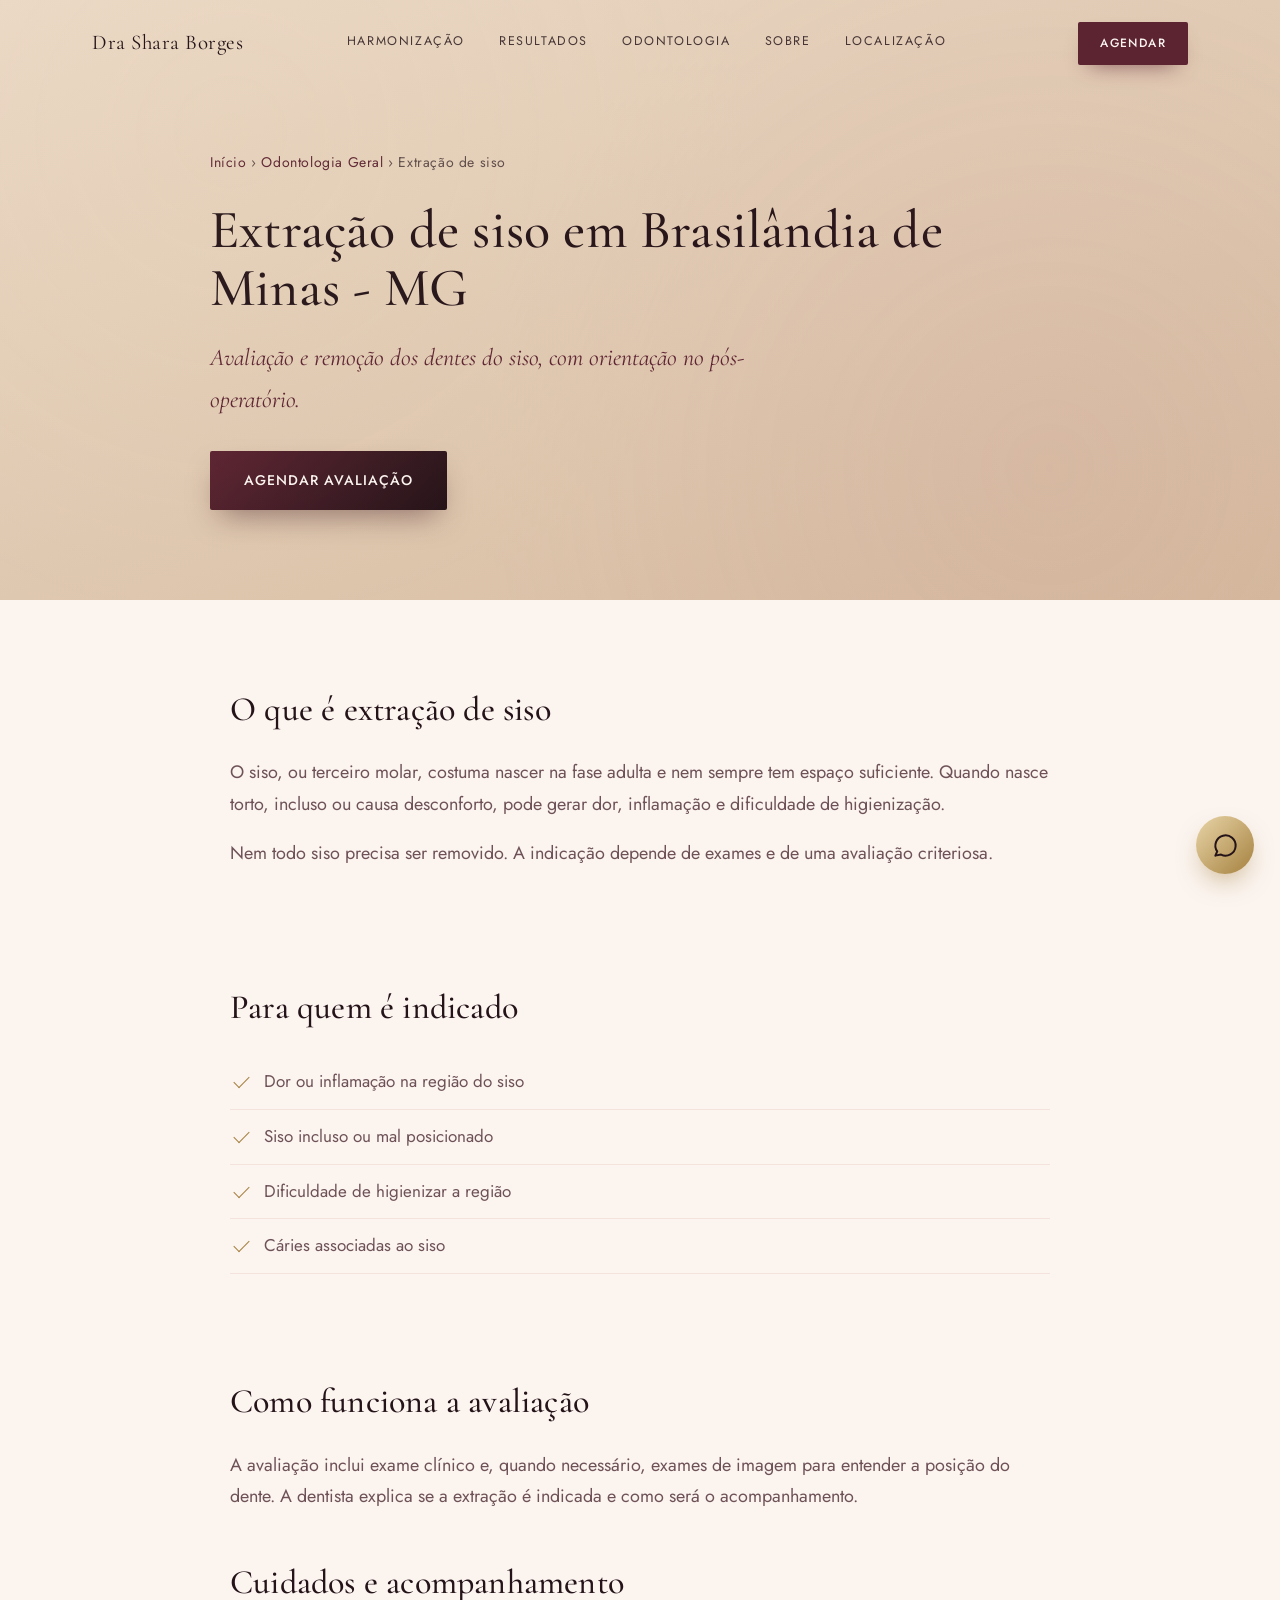
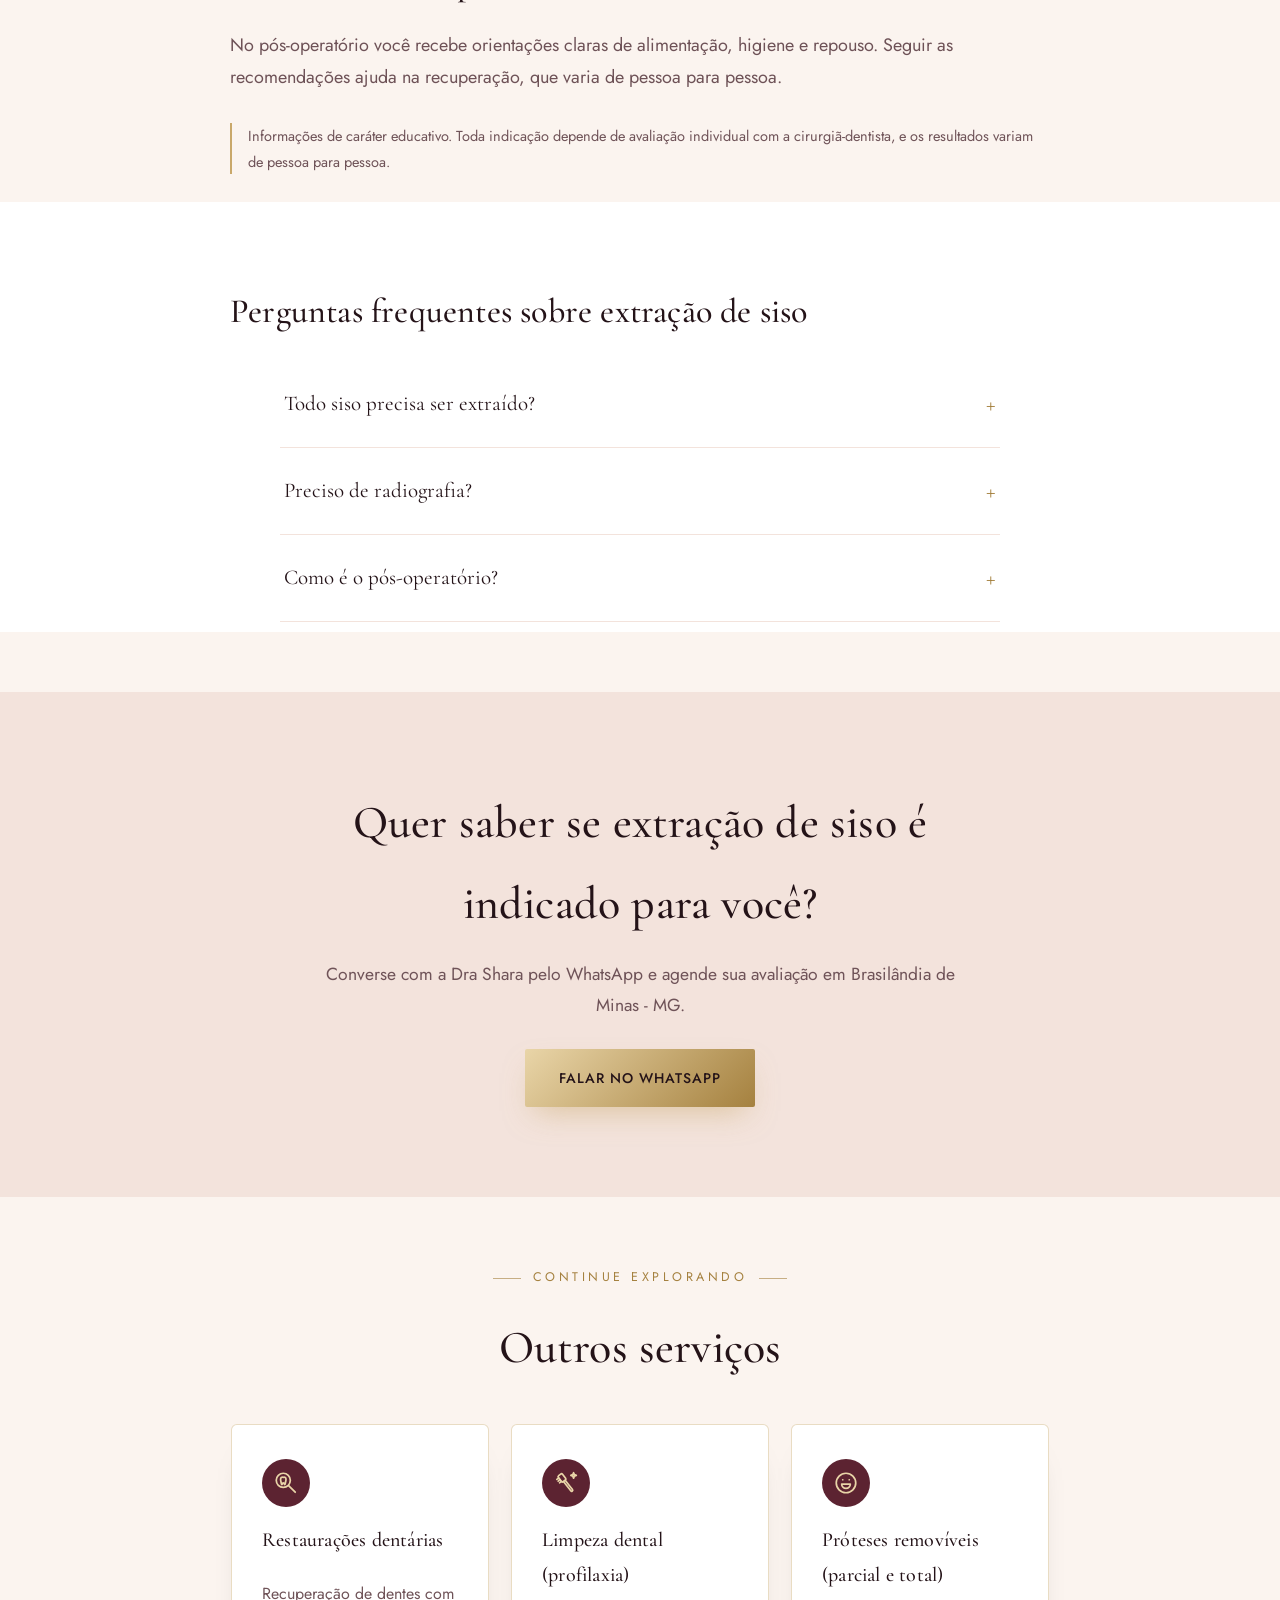
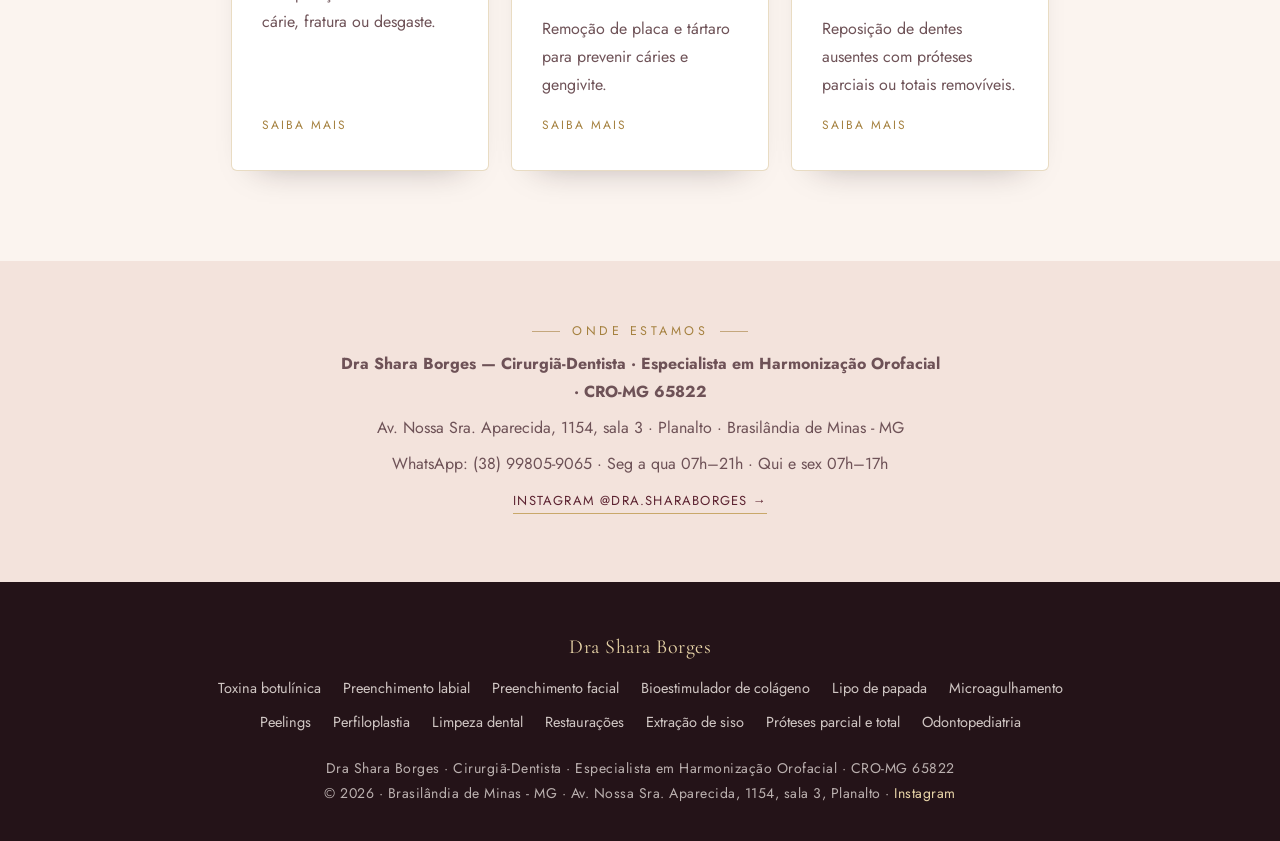
<file: extracao-de-siso-brasilandia-de-minas/index.html>
<!DOCTYPE html>
<html lang="pt-BR">
<head>
<meta charset="UTF-8">
<meta name="robots" content="noindex, nofollow">
<meta name="viewport" content="width=device-width, initial-scale=1.0">
<title>Extração de siso em Brasilândia de Minas - MG | Dra Shara Borges</title>
<meta name="description" content="Extração de siso em Brasilândia de Minas - MG: avaliação e orientação pós-operatória com a dentista Dra Shara Borges.">
<link rel="canonical" href="https://annepriscilla.github.io/anne-dra-shara-borges/extracao-de-siso-brasilandia-de-minas/">
<meta property="og:type" content="website">
<meta property="og:locale" content="pt_BR">
<meta property="og:title" content="Extração de siso em Brasilândia de Minas - MG | Dra Shara Borges">
<meta property="og:description" content="Extração de siso em Brasilândia de Minas - MG: avaliação e orientação pós-operatória com a dentista Dra Shara Borges.">
<meta property="og:url" content="https://annepriscilla.github.io/anne-dra-shara-borges/extracao-de-siso-brasilandia-de-minas/">
<meta property="og:image" content="https://annepriscilla.github.io/anne-dra-shara-borges/assets/capa-compartilhamento-c.jpg">
<meta property="og:image:width" content="1200">
<meta property="og:image:height" content="630">
<meta name="twitter:card" content="summary_large_image">
<link rel="preconnect" href="https://fonts.googleapis.com">
<link rel="preconnect" href="https://fonts.gstatic.com" crossorigin>
<link href="https://fonts.googleapis.com/css2?family=Cormorant+Garamond:ital,wght@0,400;0,500;0,600;1,400;1,500&family=Jost:wght@300;400;500;600&display=swap" rel="stylesheet">
<link rel="stylesheet" href="../assets/style.css">
<script type="application/ld+json">{"@context": "https://schema.org", "@type": "Service", "name": "Extração de siso", "serviceType": "Extração de siso", "url": "https://annepriscilla.github.io/anne-dra-shara-borges/extracao-de-siso-brasilandia-de-minas/", "description": "Extração de siso em Brasilândia de Minas - MG: avaliação e orientação pós-operatória com a dentista Dra Shara Borges.", "areaServed": {"@type": "City", "name": "Brasilândia de Minas"}, "provider": {"@id": "https://annepriscilla.github.io/anne-dra-shara-borges/#dentista"}}</script><script type="application/ld+json">{"@context": "https://schema.org", "@type": "FAQPage", "mainEntity": [{"@type": "Question", "name": "Todo siso precisa ser extraído?", "acceptedAnswer": {"@type": "Answer", "text": "Não. A indicação depende da posição do dente e de sintomas, definida na avaliação."}}, {"@type": "Question", "name": "Preciso de radiografia?", "acceptedAnswer": {"@type": "Answer", "text": "Em geral exames de imagem ajudam no planejamento, conforme a indicação da dentista."}}, {"@type": "Question", "name": "Como é o pós-operatório?", "acceptedAnswer": {"@type": "Answer", "text": "Você recebe orientações individuais de cuidados e acompanhamento."}}]}</script><script type="application/ld+json">{"@context": "https://schema.org", "@type": "BreadcrumbList", "itemListElement": [{"@type": "ListItem", "position": 1, "name": "Início", "item": "https://annepriscilla.github.io/anne-dra-shara-borges/"}, {"@type": "ListItem", "position": 2, "name": "Odontologia Geral", "item": "https://annepriscilla.github.io/anne-dra-shara-borges/#odontologia"}, {"@type": "ListItem", "position": 3, "name": "Extração de siso", "item": "https://annepriscilla.github.io/anne-dra-shara-borges/extracao-de-siso-brasilandia-de-minas/"}]}</script><script type="application/ld+json">{"@context": "https://schema.org", "@type": "Dentist", "@id": "https://annepriscilla.github.io/anne-dra-shara-borges/#dentista", "name": "Dra Shara Borges — Cirurgiã-Dentista", "url": "https://annepriscilla.github.io/anne-dra-shara-borges/", "telephone": "+55-38-99805-9065", "description": "Cirurgiã-dentista em Brasilândia de Minas - MG: odontologia geral e harmonização orofacial.", "medicalSpecialty": "Dentistry", "image": "https://annepriscilla.github.io/anne-dra-shara-borges/assets/dra-shara.jpg", "sameAs": ["https://www.instagram.com/dra.sharaborges/", "https://www.google.com/maps?cid=5291907284782549508"], "hasMap": "https://www.google.com/maps?cid=5291907284782549508", "geo": {"@type": "GeoCoordinates", "latitude": -17.0038093, "longitude": -46.0063316}, "openingHoursSpecification": [{"@type": "OpeningHoursSpecification", "dayOfWeek": ["Monday", "Tuesday", "Wednesday"], "opens": "07:00", "closes": "21:00"}, {"@type": "OpeningHoursSpecification", "dayOfWeek": ["Thursday", "Friday"], "opens": "07:00", "closes": "17:00"}], "address": {"@type": "PostalAddress", "streetAddress": "Av. Nossa Sra. Aparecida, 1154, sala 3", "addressLocality": "Brasilândia de Minas", "addressRegion": "MG", "addressCountry": "BR"}, "areaServed": {"@type": "City", "name": "Brasilândia de Minas"}, "hasOfferCatalog": {"@type": "OfferCatalog", "name": "Serviços", "itemListElement": [{"@type": "Offer", "itemOffered": {"@type": "Service", "name": "Toxina botulínica (Botox)", "url": "https://annepriscilla.github.io/anne-dra-shara-borges/toxina-botulinica-brasilandia-de-minas/"}}, {"@type": "Offer", "itemOffered": {"@type": "Service", "name": "Preenchimento labial", "url": "https://annepriscilla.github.io/anne-dra-shara-borges/preenchimento-labial-brasilandia-de-minas/"}}, {"@type": "Offer", "itemOffered": {"@type": "Service", "name": "Preenchimento facial", "url": "https://annepriscilla.github.io/anne-dra-shara-borges/preenchimento-facial-brasilandia-de-minas/"}}, {"@type": "Offer", "itemOffered": {"@type": "Service", "name": "Bioestimulador de colágeno", "url": "https://annepriscilla.github.io/anne-dra-shara-borges/bioestimulador-de-colageno-brasilandia-de-minas/"}}, {"@type": "Offer", "itemOffered": {"@type": "Service", "name": "Lipo de papada", "url": "https://annepriscilla.github.io/anne-dra-shara-borges/lipo-de-papada-brasilandia-de-minas/"}}, {"@type": "Offer", "itemOffered": {"@type": "Service", "name": "Microagulhamento", "url": "https://annepriscilla.github.io/anne-dra-shara-borges/microagulhamento-brasilandia-de-minas/"}}, {"@type": "Offer", "itemOffered": {"@type": "Service", "name": "Peelings", "url": "https://annepriscilla.github.io/anne-dra-shara-borges/peelings-brasilandia-de-minas/"}}, {"@type": "Offer", "itemOffered": {"@type": "Service", "name": "Perfiloplastia", "url": "https://annepriscilla.github.io/anne-dra-shara-borges/perfiloplastia-brasilandia-de-minas/"}}, {"@type": "Offer", "itemOffered": {"@type": "Service", "name": "Limpeza dental (profilaxia)", "url": "https://annepriscilla.github.io/anne-dra-shara-borges/limpeza-dental-brasilandia-de-minas/"}}, {"@type": "Offer", "itemOffered": {"@type": "Service", "name": "Restaurações dentárias", "url": "https://annepriscilla.github.io/anne-dra-shara-borges/restauracoes-brasilandia-de-minas/"}}, {"@type": "Offer", "itemOffered": {"@type": "Service", "name": "Extração de siso", "url": "https://annepriscilla.github.io/anne-dra-shara-borges/extracao-de-siso-brasilandia-de-minas/"}}, {"@type": "Offer", "itemOffered": {"@type": "Service", "name": "Próteses removíveis (parcial e total)", "url": "https://annepriscilla.github.io/anne-dra-shara-borges/proteses-removiveis-brasilandia-de-minas/"}}, {"@type": "Offer", "itemOffered": {"@type": "Service", "name": "Odontopediatria", "url": "https://annepriscilla.github.io/anne-dra-shara-borges/odontopediatria-brasilandia-de-minas/"}}]}}</script>
</head>
<body>
<nav id="nav">
  <div class="nav-inner">
    <a href="../index.html" class="nav-logo">Dra Shara Borges</a>
    <div class="nav-links">
      <a href="../index.html#harmonizacao">Harmonização</a>
      <a href="../index.html#resultados">Resultados</a>
      <a href="../index.html#odontologia">Odontologia</a>
      <a href="../index.html#sobre">Sobre</a>
      <a href="../index.html#localizacao">Localização</a>
    </div>
    <a class="nav-cta" href="https://wa.me/5538998059065?text=Ol%C3%A1%2C%20vim%20pelo%20site%20e%20gostaria%20de%20agendar%20uma%20avalia%C3%A7%C3%A3o." target="_blank" rel="noopener">Agendar</a>
  </div>
</nav>
<header class="page-hero">
  <div class="in">
    <p class="crumbs"><a href="../index.html">Início</a> › <a href="../index.html#odontologia">Odontologia Geral</a> › Extração de siso</p>
    <h1>Extração de siso em Brasilândia de Minas - MG</h1>
    <p class="lead">Avaliação e remoção dos dentes do siso, com orientação no pós-operatório.</p>
    <a class="btn" href="https://wa.me/5538998059065?text=Ol%C3%A1%2C%20vim%20pelo%20Google%20e%20gostaria%20de%20saber%20mais%20sobre%20extra%C3%A7%C3%A3o%20de%20siso." target="_blank" rel="noopener">Agendar avaliação</a>
  </div>
</header>
<section class="prose"><div class="wrap">
  <h2>O que é extração de siso</h2>
  <p>O siso, ou terceiro molar, costuma nascer na fase adulta e nem sempre tem espaço suficiente. Quando nasce torto, incluso ou causa desconforto, pode gerar dor, inflamação e dificuldade de higienização.</p><p>Nem todo siso precisa ser removido. A indicação depende de exames e de uma avaliação criteriosa.</p>
</div></section>
<section class="prose"><div class="wrap">
  <h2>Para quem é indicado</h2>
  <ul class="checklist"><li>Dor ou inflamação na região do siso</li><li>Siso incluso ou mal posicionado</li><li>Dificuldade de higienizar a região</li><li>Cáries associadas ao siso</li></ul>
</div></section>
<section class="prose"><div class="wrap">
  <h2>Como funciona a avaliação</h2>
  <p>A avaliação inclui exame clínico e, quando necessário, exames de imagem para entender a posição do dente. A dentista explica se a extração é indicada e como será o acompanhamento.</p>
  <h2 style="margin-top:40px">Cuidados e acompanhamento</h2>
  <p>No pós-operatório você recebe orientações claras de alimentação, higiene e repouso. Seguir as recomendações ajuda na recuperação, que varia de pessoa para pessoa.</p>
  <p class="nota-legal">Informações de caráter educativo. Toda indicação depende de avaliação individual com a cirurgiã-dentista, e os resultados variam de pessoa para pessoa.</p>
</div></section>
<section class="prose faq"><div class="wrap">
  <h2>Perguntas frequentes sobre extração de siso</h2>
  <div class="faq-list" style="margin-top:20px"><details><summary>Todo siso precisa ser extraído?</summary><p>Não. A indicação depende da posição do dente e de sintomas, definida na avaliação.</p></details><details><summary>Preciso de radiografia?</summary><p>Em geral exames de imagem ajudam no planejamento, conforme a indicação da dentista.</p></details><details><summary>Como é o pós-operatório?</summary><p>Você recebe orientações individuais de cuidados e acompanhamento.</p></details></div>
</div></section>
<section class="cta-mid" style="margin-top:60px"><div class="cta-mid-inner">
  <h2>Quer saber se extração de siso é indicado para você?</h2>
  <p>Converse com a Dra Shara pelo WhatsApp e agende sua avaliação em Brasilândia de Minas - MG.</p>
  <a class="btn" href="https://wa.me/5538998059065?text=Ol%C3%A1%2C%20vim%20pelo%20Google%20e%20gostaria%20de%20saber%20mais%20sobre%20extra%C3%A7%C3%A3o%20de%20siso." target="_blank" rel="noopener">Falar no WhatsApp</a>
</div></section>
<section class="related">
  <p class="section-label">Continue explorando</p>
  <h2>Outros serviços</h2>
  <div class="servicos-grid">
    <div class="servico"><div class="icon-ring"><svg viewBox="0 0 24 24" fill="none" stroke-width="1.6" stroke-linecap="round" stroke-linejoin="round" overflow="visible"><circle cx="9.5" cy="9.5" r="6.5"/><path d="M7 8.6c0-1.6 1-2.2 2.5-1.8 1.5-.4 2.5.2 2.5 1.8 0 1.6-.5 2.7-.8 4.3-.1.7-.7.7-.8 0-.1-.6-.4-1-.9-1s-.8.4-.9 1c-.1.7-.7.7-.8 0C7.5 11.3 7 10.2 7 8.6z"/><path d="M14.4 14.4l6.1 6.1"/></svg></div>
      <h3><a href="../restauracoes-brasilandia-de-minas/">Restaurações dentárias</a></h3><p>Recuperação de dentes com cárie, fratura ou desgaste.</p><span class="mais">Saiba mais</span></div>
    <div class="servico"><div class="icon-ring"><svg viewBox="0 0 24 24" fill="none" stroke-width="1.6" stroke-linecap="round" stroke-linejoin="round" overflow="visible"><g transform="rotate(-38 12 12)"><rect x="9.6" y="2.5" width="4.8" height="7" rx="1.2"/><path d="M7.4 4.2h2.2M7.4 6.2h2.2M7.4 8.2h2.2"/><path d="M11 9.5v10.9a1 1 0 0 0 2 0V9.5"/></g><path d="M19 2.5l.7 1.8 1.8.7-1.8.7-.7 1.8-.7-1.8-1.8-.7 1.8-.7z"/></svg></div>
      <h3><a href="../limpeza-dental-brasilandia-de-minas/">Limpeza dental (profilaxia)</a></h3><p>Remoção de placa e tártaro para prevenir cáries e gengivite.</p><span class="mais">Saiba mais</span></div>
    <div class="servico"><div class="icon-ring"><svg viewBox="0 0 24 24" fill="none" stroke-width="1.6" stroke-linecap="round" stroke-linejoin="round" overflow="visible"><path d="M12 12m-9 0a9 9 0 1 0 18 0a9 9 0 1 0 -18 0"/><path d="M9 9l.01 0"/><path d="M15 9l.01 0"/><path d="M8 13a4 4 0 1 0 8 0h-8"/></svg></div>
      <h3><a href="../proteses-removiveis-brasilandia-de-minas/">Próteses removíveis (parcial e total)</a></h3><p>Reposição de dentes ausentes com próteses parciais ou totais removíveis.</p><span class="mais">Saiba mais</span></div>
  </div>
</section>
<section class="local-mini">
  <p class="section-label">Onde estamos</p>
  <p><strong>Dra Shara Borges — Cirurgiã-Dentista · Especialista em Harmonização Orofacial · CRO-MG 65822</strong></p>
  <p>Av. Nossa Sra. Aparecida, 1154, sala 3 · Planalto · Brasilândia de Minas - MG</p>
  <p>WhatsApp: (38) 99805-9065 · Seg a qua 07h–21h · Qui e sex 07h–17h</p>
  <p><a class="link-arrow" href="https://www.instagram.com/dra.sharaborges/" target="_blank" rel="noopener">Instagram @dra.sharaborges →</a></p>
</section>
<footer>
  <p class="foot-logo">Dra Shara Borges</p>
  <div class="foot-links"><a href="../toxina-botulinica-brasilandia-de-minas/">Toxina botulínica</a><a href="../preenchimento-labial-brasilandia-de-minas/">Preenchimento labial</a><a href="../preenchimento-facial-brasilandia-de-minas/">Preenchimento facial</a><a href="../bioestimulador-de-colageno-brasilandia-de-minas/">Bioestimulador de colágeno</a><a href="../lipo-de-papada-brasilandia-de-minas/">Lipo de papada</a><a href="../microagulhamento-brasilandia-de-minas/">Microagulhamento</a><a href="../peelings-brasilandia-de-minas/">Peelings</a><a href="../perfiloplastia-brasilandia-de-minas/">Perfiloplastia</a><a href="../limpeza-dental-brasilandia-de-minas/">Limpeza dental</a><a href="../restauracoes-brasilandia-de-minas/">Restaurações</a><a href="../extracao-de-siso-brasilandia-de-minas/">Extração de siso</a><a href="../proteses-removiveis-brasilandia-de-minas/">Próteses parcial e total</a><a href="../odontopediatria-brasilandia-de-minas/">Odontopediatria</a></div>
  <p>Dra Shara Borges · Cirurgiã-Dentista · Especialista em Harmonização Orofacial · CRO-MG 65822</p>
  <p>© 2026 · Brasilândia de Minas - MG · Av. Nossa Sra. Aparecida, 1154, sala 3, Planalto · <a href="https://www.instagram.com/dra.sharaborges/" target="_blank" rel="noopener">Instagram</a></p>
</footer>
<a class="whats-float" href="https://wa.me/5538998059065?text=Ol%C3%A1%2C%20vim%20pelo%20site%20e%20gostaria%20de%20agendar%20uma%20avalia%C3%A7%C3%A3o." target="_blank" rel="noopener" aria-label="WhatsApp">
  <svg viewBox="0 0 24 24" fill="none" stroke="currentColor" stroke-width="1.8" stroke-linecap="round" stroke-linejoin="round"><path d="M3 21l1.65-3.8a9 9 0 1 1 3.4 2.9L3 21"/></svg>
</a>
<script>
  const nav = document.getElementById('nav');
  window.addEventListener('scroll', () => nav.classList.toggle('scrolled', window.scrollY > 40));
  nav.classList.toggle('scrolled', window.scrollY > 40);
</script>
</body>
</html>
</file>
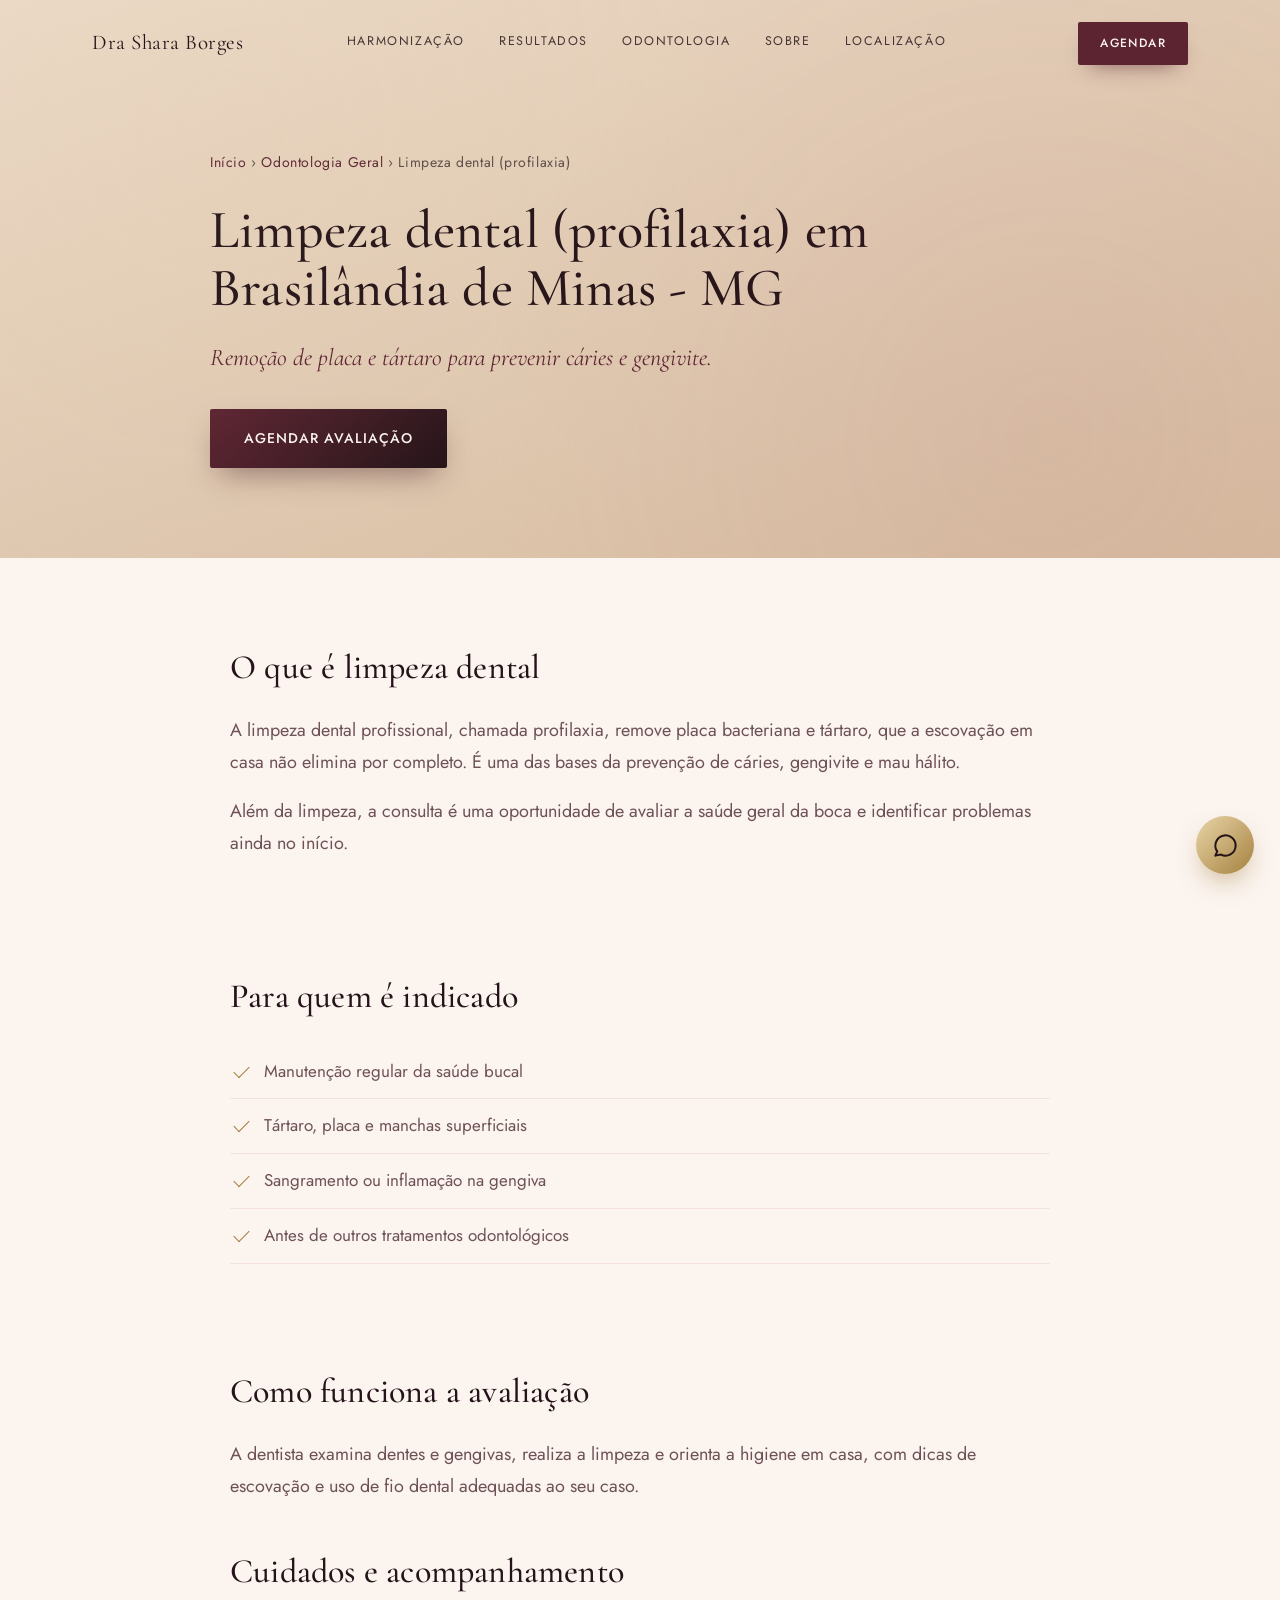
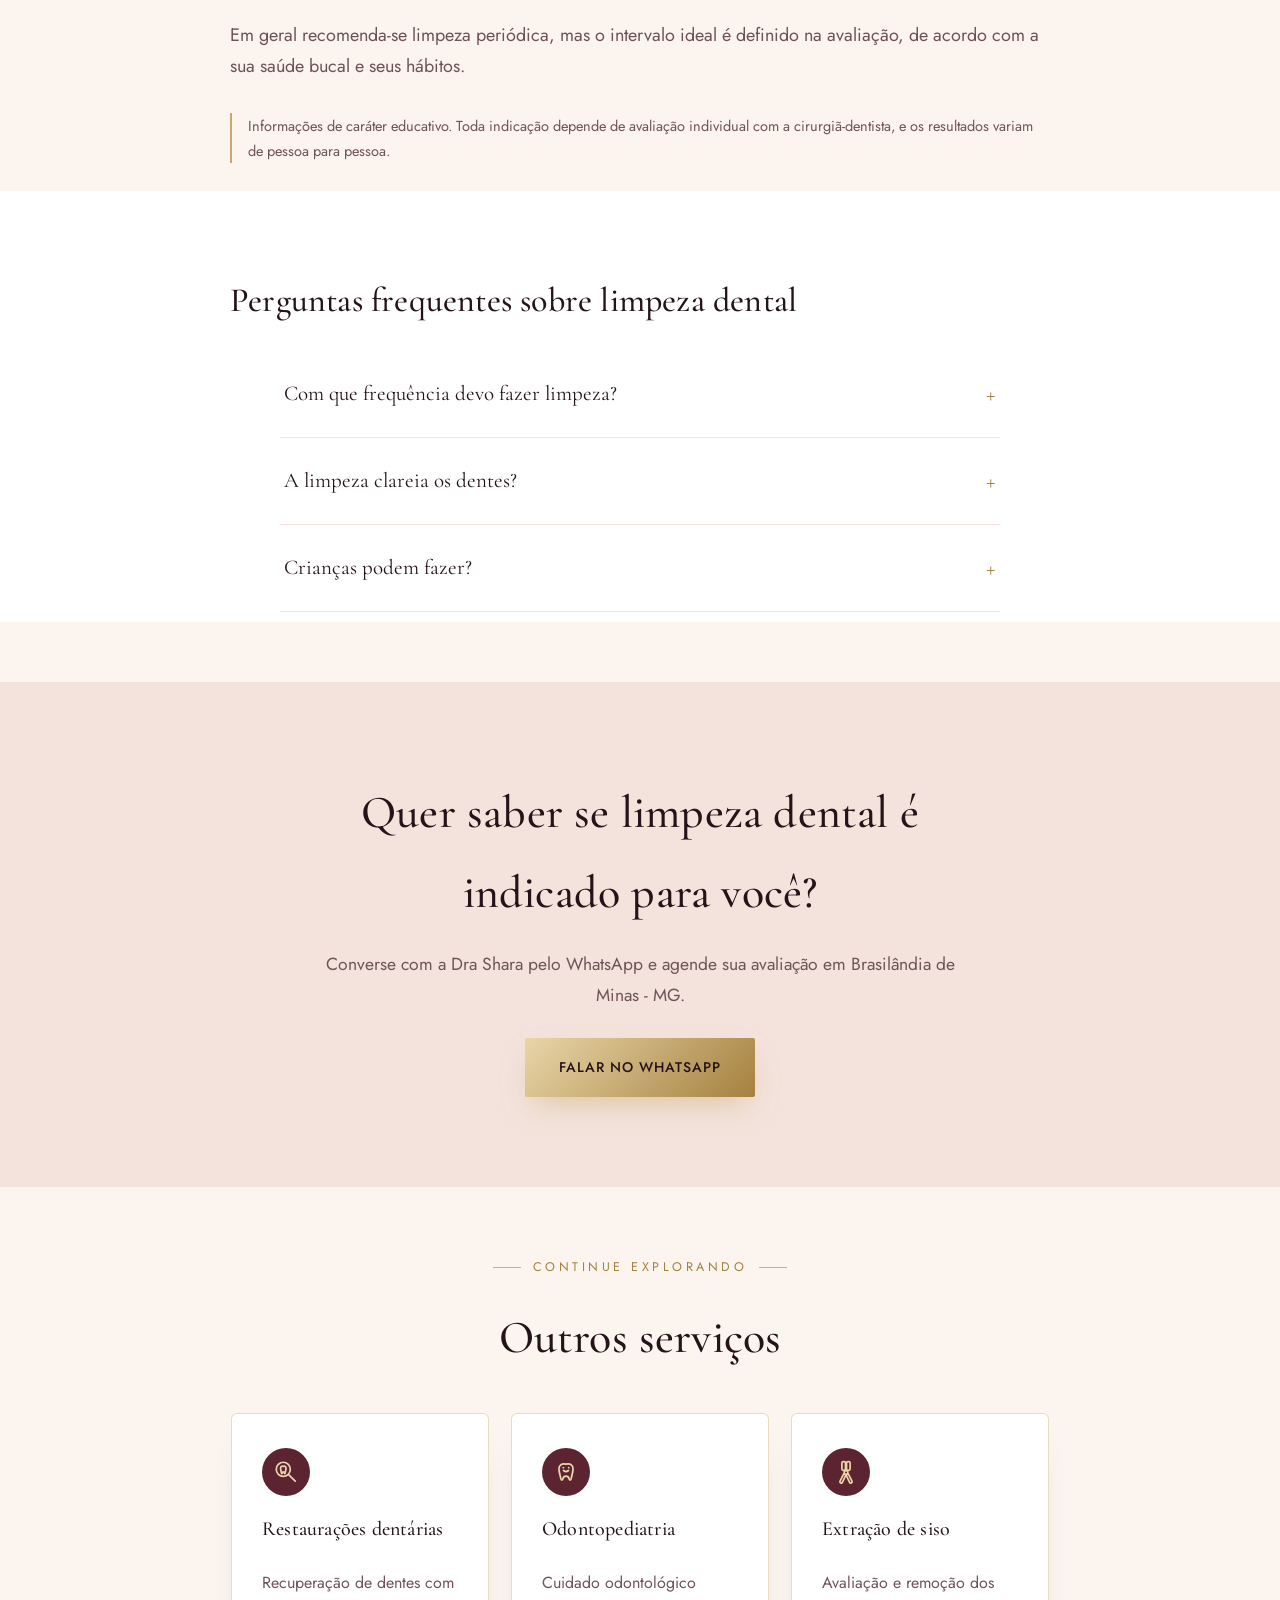
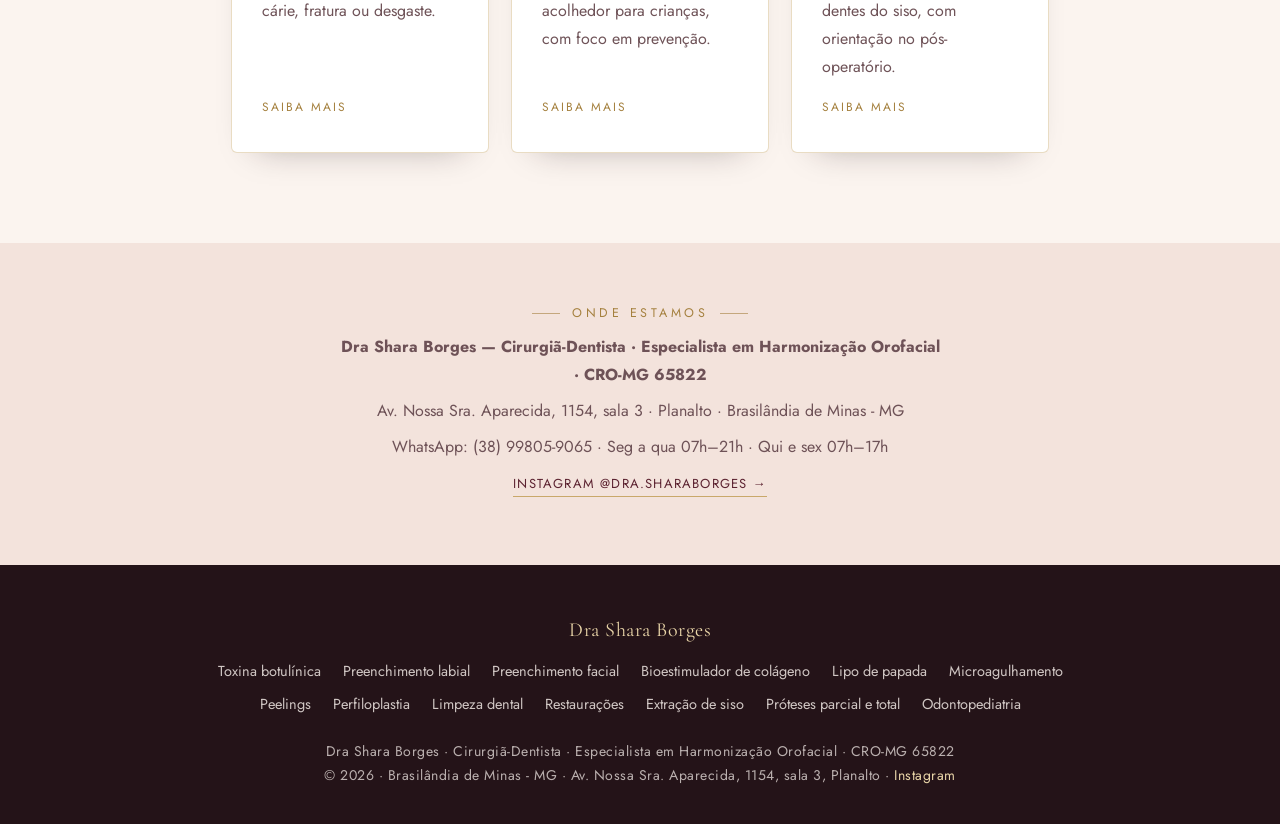
<file: limpeza-dental-brasilandia-de-minas/index.html>
<!DOCTYPE html>
<html lang="pt-BR">
<head>
<meta charset="UTF-8">
<meta name="robots" content="noindex, nofollow">
<meta name="viewport" content="width=device-width, initial-scale=1.0">
<title>Limpeza dental em Brasilândia de Minas - MG | Dra Shara Borges</title>
<meta name="description" content="Limpeza dental (profilaxia) em Brasilândia de Minas - MG: prevenção de cáries e gengivite. Agende com a dentista Dra Shara Borges.">
<link rel="canonical" href="https://annepriscilla.github.io/anne-dra-shara-borges/limpeza-dental-brasilandia-de-minas/">
<meta property="og:type" content="website">
<meta property="og:locale" content="pt_BR">
<meta property="og:title" content="Limpeza dental em Brasilândia de Minas - MG | Dra Shara Borges">
<meta property="og:description" content="Limpeza dental (profilaxia) em Brasilândia de Minas - MG: prevenção de cáries e gengivite. Agende com a dentista Dra Shara Borges.">
<meta property="og:url" content="https://annepriscilla.github.io/anne-dra-shara-borges/limpeza-dental-brasilandia-de-minas/">
<meta property="og:image" content="https://annepriscilla.github.io/anne-dra-shara-borges/assets/capa-compartilhamento-c.jpg">
<meta property="og:image:width" content="1200">
<meta property="og:image:height" content="630">
<meta name="twitter:card" content="summary_large_image">
<link rel="preconnect" href="https://fonts.googleapis.com">
<link rel="preconnect" href="https://fonts.gstatic.com" crossorigin>
<link href="https://fonts.googleapis.com/css2?family=Cormorant+Garamond:ital,wght@0,400;0,500;0,600;1,400;1,500&family=Jost:wght@300;400;500;600&display=swap" rel="stylesheet">
<link rel="stylesheet" href="../assets/style.css">
<script type="application/ld+json">{"@context": "https://schema.org", "@type": "Service", "name": "Limpeza dental (profilaxia)", "serviceType": "Limpeza dental (profilaxia)", "url": "https://annepriscilla.github.io/anne-dra-shara-borges/limpeza-dental-brasilandia-de-minas/", "description": "Limpeza dental (profilaxia) em Brasilândia de Minas - MG: prevenção de cáries e gengivite. Agende com a dentista Dra Shara Borges.", "areaServed": {"@type": "City", "name": "Brasilândia de Minas"}, "provider": {"@id": "https://annepriscilla.github.io/anne-dra-shara-borges/#dentista"}}</script><script type="application/ld+json">{"@context": "https://schema.org", "@type": "FAQPage", "mainEntity": [{"@type": "Question", "name": "Com que frequência devo fazer limpeza?", "acceptedAnswer": {"@type": "Answer", "text": "O intervalo é definido pela dentista conforme o seu caso, em geral em consultas periódicas de manutenção."}}, {"@type": "Question", "name": "A limpeza clareia os dentes?", "acceptedAnswer": {"@type": "Answer", "text": "Ela remove manchas superficiais, mas não é um clareamento."}}, {"@type": "Question", "name": "Crianças podem fazer?", "acceptedAnswer": {"@type": "Answer", "text": "Sim, com atendimento adequado à idade. Veja também a página de odontopediatria."}}]}</script><script type="application/ld+json">{"@context": "https://schema.org", "@type": "BreadcrumbList", "itemListElement": [{"@type": "ListItem", "position": 1, "name": "Início", "item": "https://annepriscilla.github.io/anne-dra-shara-borges/"}, {"@type": "ListItem", "position": 2, "name": "Odontologia Geral", "item": "https://annepriscilla.github.io/anne-dra-shara-borges/#odontologia"}, {"@type": "ListItem", "position": 3, "name": "Limpeza dental (profilaxia)", "item": "https://annepriscilla.github.io/anne-dra-shara-borges/limpeza-dental-brasilandia-de-minas/"}]}</script><script type="application/ld+json">{"@context": "https://schema.org", "@type": "Dentist", "@id": "https://annepriscilla.github.io/anne-dra-shara-borges/#dentista", "name": "Dra Shara Borges — Cirurgiã-Dentista", "url": "https://annepriscilla.github.io/anne-dra-shara-borges/", "telephone": "+55-38-99805-9065", "description": "Cirurgiã-dentista em Brasilândia de Minas - MG: odontologia geral e harmonização orofacial.", "medicalSpecialty": "Dentistry", "image": "https://annepriscilla.github.io/anne-dra-shara-borges/assets/dra-shara.jpg", "sameAs": ["https://www.instagram.com/dra.sharaborges/", "https://www.google.com/maps?cid=5291907284782549508"], "hasMap": "https://www.google.com/maps?cid=5291907284782549508", "geo": {"@type": "GeoCoordinates", "latitude": -17.0038093, "longitude": -46.0063316}, "openingHoursSpecification": [{"@type": "OpeningHoursSpecification", "dayOfWeek": ["Monday", "Tuesday", "Wednesday"], "opens": "07:00", "closes": "21:00"}, {"@type": "OpeningHoursSpecification", "dayOfWeek": ["Thursday", "Friday"], "opens": "07:00", "closes": "17:00"}], "address": {"@type": "PostalAddress", "streetAddress": "Av. Nossa Sra. Aparecida, 1154, sala 3", "addressLocality": "Brasilândia de Minas", "addressRegion": "MG", "addressCountry": "BR"}, "areaServed": {"@type": "City", "name": "Brasilândia de Minas"}, "hasOfferCatalog": {"@type": "OfferCatalog", "name": "Serviços", "itemListElement": [{"@type": "Offer", "itemOffered": {"@type": "Service", "name": "Toxina botulínica (Botox)", "url": "https://annepriscilla.github.io/anne-dra-shara-borges/toxina-botulinica-brasilandia-de-minas/"}}, {"@type": "Offer", "itemOffered": {"@type": "Service", "name": "Preenchimento labial", "url": "https://annepriscilla.github.io/anne-dra-shara-borges/preenchimento-labial-brasilandia-de-minas/"}}, {"@type": "Offer", "itemOffered": {"@type": "Service", "name": "Preenchimento facial", "url": "https://annepriscilla.github.io/anne-dra-shara-borges/preenchimento-facial-brasilandia-de-minas/"}}, {"@type": "Offer", "itemOffered": {"@type": "Service", "name": "Bioestimulador de colágeno", "url": "https://annepriscilla.github.io/anne-dra-shara-borges/bioestimulador-de-colageno-brasilandia-de-minas/"}}, {"@type": "Offer", "itemOffered": {"@type": "Service", "name": "Lipo de papada", "url": "https://annepriscilla.github.io/anne-dra-shara-borges/lipo-de-papada-brasilandia-de-minas/"}}, {"@type": "Offer", "itemOffered": {"@type": "Service", "name": "Microagulhamento", "url": "https://annepriscilla.github.io/anne-dra-shara-borges/microagulhamento-brasilandia-de-minas/"}}, {"@type": "Offer", "itemOffered": {"@type": "Service", "name": "Peelings", "url": "https://annepriscilla.github.io/anne-dra-shara-borges/peelings-brasilandia-de-minas/"}}, {"@type": "Offer", "itemOffered": {"@type": "Service", "name": "Perfiloplastia", "url": "https://annepriscilla.github.io/anne-dra-shara-borges/perfiloplastia-brasilandia-de-minas/"}}, {"@type": "Offer", "itemOffered": {"@type": "Service", "name": "Limpeza dental (profilaxia)", "url": "https://annepriscilla.github.io/anne-dra-shara-borges/limpeza-dental-brasilandia-de-minas/"}}, {"@type": "Offer", "itemOffered": {"@type": "Service", "name": "Restaurações dentárias", "url": "https://annepriscilla.github.io/anne-dra-shara-borges/restauracoes-brasilandia-de-minas/"}}, {"@type": "Offer", "itemOffered": {"@type": "Service", "name": "Extração de siso", "url": "https://annepriscilla.github.io/anne-dra-shara-borges/extracao-de-siso-brasilandia-de-minas/"}}, {"@type": "Offer", "itemOffered": {"@type": "Service", "name": "Próteses removíveis (parcial e total)", "url": "https://annepriscilla.github.io/anne-dra-shara-borges/proteses-removiveis-brasilandia-de-minas/"}}, {"@type": "Offer", "itemOffered": {"@type": "Service", "name": "Odontopediatria", "url": "https://annepriscilla.github.io/anne-dra-shara-borges/odontopediatria-brasilandia-de-minas/"}}]}}</script>
</head>
<body>
<nav id="nav">
  <div class="nav-inner">
    <a href="../index.html" class="nav-logo">Dra Shara Borges</a>
    <div class="nav-links">
      <a href="../index.html#harmonizacao">Harmonização</a>
      <a href="../index.html#resultados">Resultados</a>
      <a href="../index.html#odontologia">Odontologia</a>
      <a href="../index.html#sobre">Sobre</a>
      <a href="../index.html#localizacao">Localização</a>
    </div>
    <a class="nav-cta" href="https://wa.me/5538998059065?text=Ol%C3%A1%2C%20vim%20pelo%20site%20e%20gostaria%20de%20agendar%20uma%20avalia%C3%A7%C3%A3o." target="_blank" rel="noopener">Agendar</a>
  </div>
</nav>
<header class="page-hero">
  <div class="in">
    <p class="crumbs"><a href="../index.html">Início</a> › <a href="../index.html#odontologia">Odontologia Geral</a> › Limpeza dental (profilaxia)</p>
    <h1>Limpeza dental (profilaxia) em Brasilândia de Minas - MG</h1>
    <p class="lead">Remoção de placa e tártaro para prevenir cáries e gengivite.</p>
    <a class="btn" href="https://wa.me/5538998059065?text=Ol%C3%A1%2C%20vim%20pelo%20Google%20e%20gostaria%20de%20saber%20mais%20sobre%20limpeza%20dental." target="_blank" rel="noopener">Agendar avaliação</a>
  </div>
</header>
<section class="prose"><div class="wrap">
  <h2>O que é limpeza dental</h2>
  <p>A limpeza dental profissional, chamada profilaxia, remove placa bacteriana e tártaro, que a escovação em casa não elimina por completo. É uma das bases da prevenção de cáries, gengivite e mau hálito.</p><p>Além da limpeza, a consulta é uma oportunidade de avaliar a saúde geral da boca e identificar problemas ainda no início.</p>
</div></section>
<section class="prose"><div class="wrap">
  <h2>Para quem é indicado</h2>
  <ul class="checklist"><li>Manutenção regular da saúde bucal</li><li>Tártaro, placa e manchas superficiais</li><li>Sangramento ou inflamação na gengiva</li><li>Antes de outros tratamentos odontológicos</li></ul>
</div></section>
<section class="prose"><div class="wrap">
  <h2>Como funciona a avaliação</h2>
  <p>A dentista examina dentes e gengivas, realiza a limpeza e orienta a higiene em casa, com dicas de escovação e uso de fio dental adequadas ao seu caso.</p>
  <h2 style="margin-top:40px">Cuidados e acompanhamento</h2>
  <p>Em geral recomenda-se limpeza periódica, mas o intervalo ideal é definido na avaliação, de acordo com a sua saúde bucal e seus hábitos.</p>
  <p class="nota-legal">Informações de caráter educativo. Toda indicação depende de avaliação individual com a cirurgiã-dentista, e os resultados variam de pessoa para pessoa.</p>
</div></section>
<section class="prose faq"><div class="wrap">
  <h2>Perguntas frequentes sobre limpeza dental</h2>
  <div class="faq-list" style="margin-top:20px"><details><summary>Com que frequência devo fazer limpeza?</summary><p>O intervalo é definido pela dentista conforme o seu caso, em geral em consultas periódicas de manutenção.</p></details><details><summary>A limpeza clareia os dentes?</summary><p>Ela remove manchas superficiais, mas não é um clareamento.</p></details><details><summary>Crianças podem fazer?</summary><p>Sim, com atendimento adequado à idade. Veja também a página de odontopediatria.</p></details></div>
</div></section>
<section class="cta-mid" style="margin-top:60px"><div class="cta-mid-inner">
  <h2>Quer saber se limpeza dental é indicado para você?</h2>
  <p>Converse com a Dra Shara pelo WhatsApp e agende sua avaliação em Brasilândia de Minas - MG.</p>
  <a class="btn" href="https://wa.me/5538998059065?text=Ol%C3%A1%2C%20vim%20pelo%20Google%20e%20gostaria%20de%20saber%20mais%20sobre%20limpeza%20dental." target="_blank" rel="noopener">Falar no WhatsApp</a>
</div></section>
<section class="related">
  <p class="section-label">Continue explorando</p>
  <h2>Outros serviços</h2>
  <div class="servicos-grid">
    <div class="servico"><div class="icon-ring"><svg viewBox="0 0 24 24" fill="none" stroke-width="1.6" stroke-linecap="round" stroke-linejoin="round" overflow="visible"><circle cx="9.5" cy="9.5" r="6.5"/><path d="M7 8.6c0-1.6 1-2.2 2.5-1.8 1.5-.4 2.5.2 2.5 1.8 0 1.6-.5 2.7-.8 4.3-.1.7-.7.7-.8 0-.1-.6-.4-1-.9-1s-.8.4-.9 1c-.1.7-.7.7-.8 0C7.5 11.3 7 10.2 7 8.6z"/><path d="M14.4 14.4l6.1 6.1"/></svg></div>
      <h3><a href="../restauracoes-brasilandia-de-minas/">Restaurações dentárias</a></h3><p>Recuperação de dentes com cárie, fratura ou desgaste.</p><span class="mais">Saiba mais</span></div>
    <div class="servico"><div class="icon-ring"><svg viewBox="0 0 24 24" fill="none" stroke-width="1.6" stroke-linecap="round" stroke-linejoin="round" overflow="visible"><path d="M5.5 9c0-3.4 2.6-5.2 6.5-4.2 3.9-1 6.5.8 6.5 4.2 0 3.4-1.1 5.8-1.7 9.2-.3 1.7-1.7 1.7-2 0-.3-1.4-.8-2.4-2.8-2.4s-2.5 1-2.8 2.4c-.3 1.7-1.7 1.7-2 0C6.6 14.8 5.5 12.4 5.5 9z"/><path d="M9.5 8h.01M14.5 8h.01"/><path d="M9.7 10.6c1.4 1.2 3.2 1.2 4.6 0"/></svg></div>
      <h3><a href="../odontopediatria-brasilandia-de-minas/">Odontopediatria</a></h3><p>Cuidado odontológico acolhedor para crianças, com foco em prevenção.</p><span class="mais">Saiba mais</span></div>
    <div class="servico"><div class="icon-ring"><svg viewBox="0 0 24 24" fill="none" stroke-width="1.6" stroke-linecap="round" stroke-linejoin="round" overflow="visible"><rect x="8.2" y="2.4" width="3.3" height="8" rx="1.3"/><rect x="12.5" y="2.4" width="3.3" height="8" rx="1.3"/><circle cx="12" cy="12.4" r="1.7"/><g transform="translate(11 14) rotate(26)"><rect x="-1.2" y="0" width="2.4" height="9" rx="1.2"/></g><g transform="translate(13 14) rotate(-26)"><rect x="-1.2" y="0" width="2.4" height="9" rx="1.2"/></g></svg></div>
      <h3><a href="../extracao-de-siso-brasilandia-de-minas/">Extração de siso</a></h3><p>Avaliação e remoção dos dentes do siso, com orientação no pós-operatório.</p><span class="mais">Saiba mais</span></div>
  </div>
</section>
<section class="local-mini">
  <p class="section-label">Onde estamos</p>
  <p><strong>Dra Shara Borges — Cirurgiã-Dentista · Especialista em Harmonização Orofacial · CRO-MG 65822</strong></p>
  <p>Av. Nossa Sra. Aparecida, 1154, sala 3 · Planalto · Brasilândia de Minas - MG</p>
  <p>WhatsApp: (38) 99805-9065 · Seg a qua 07h–21h · Qui e sex 07h–17h</p>
  <p><a class="link-arrow" href="https://www.instagram.com/dra.sharaborges/" target="_blank" rel="noopener">Instagram @dra.sharaborges →</a></p>
</section>
<footer>
  <p class="foot-logo">Dra Shara Borges</p>
  <div class="foot-links"><a href="../toxina-botulinica-brasilandia-de-minas/">Toxina botulínica</a><a href="../preenchimento-labial-brasilandia-de-minas/">Preenchimento labial</a><a href="../preenchimento-facial-brasilandia-de-minas/">Preenchimento facial</a><a href="../bioestimulador-de-colageno-brasilandia-de-minas/">Bioestimulador de colágeno</a><a href="../lipo-de-papada-brasilandia-de-minas/">Lipo de papada</a><a href="../microagulhamento-brasilandia-de-minas/">Microagulhamento</a><a href="../peelings-brasilandia-de-minas/">Peelings</a><a href="../perfiloplastia-brasilandia-de-minas/">Perfiloplastia</a><a href="../limpeza-dental-brasilandia-de-minas/">Limpeza dental</a><a href="../restauracoes-brasilandia-de-minas/">Restaurações</a><a href="../extracao-de-siso-brasilandia-de-minas/">Extração de siso</a><a href="../proteses-removiveis-brasilandia-de-minas/">Próteses parcial e total</a><a href="../odontopediatria-brasilandia-de-minas/">Odontopediatria</a></div>
  <p>Dra Shara Borges · Cirurgiã-Dentista · Especialista em Harmonização Orofacial · CRO-MG 65822</p>
  <p>© 2026 · Brasilândia de Minas - MG · Av. Nossa Sra. Aparecida, 1154, sala 3, Planalto · <a href="https://www.instagram.com/dra.sharaborges/" target="_blank" rel="noopener">Instagram</a></p>
</footer>
<a class="whats-float" href="https://wa.me/5538998059065?text=Ol%C3%A1%2C%20vim%20pelo%20site%20e%20gostaria%20de%20agendar%20uma%20avalia%C3%A7%C3%A3o." target="_blank" rel="noopener" aria-label="WhatsApp">
  <svg viewBox="0 0 24 24" fill="none" stroke="currentColor" stroke-width="1.8" stroke-linecap="round" stroke-linejoin="round"><path d="M3 21l1.65-3.8a9 9 0 1 1 3.4 2.9L3 21"/></svg>
</a>
<script>
  const nav = document.getElementById('nav');
  window.addEventListener('scroll', () => nav.classList.toggle('scrolled', window.scrollY > 40));
  nav.classList.toggle('scrolled', window.scrollY > 40);
</script>
</body>
</html>
</file>
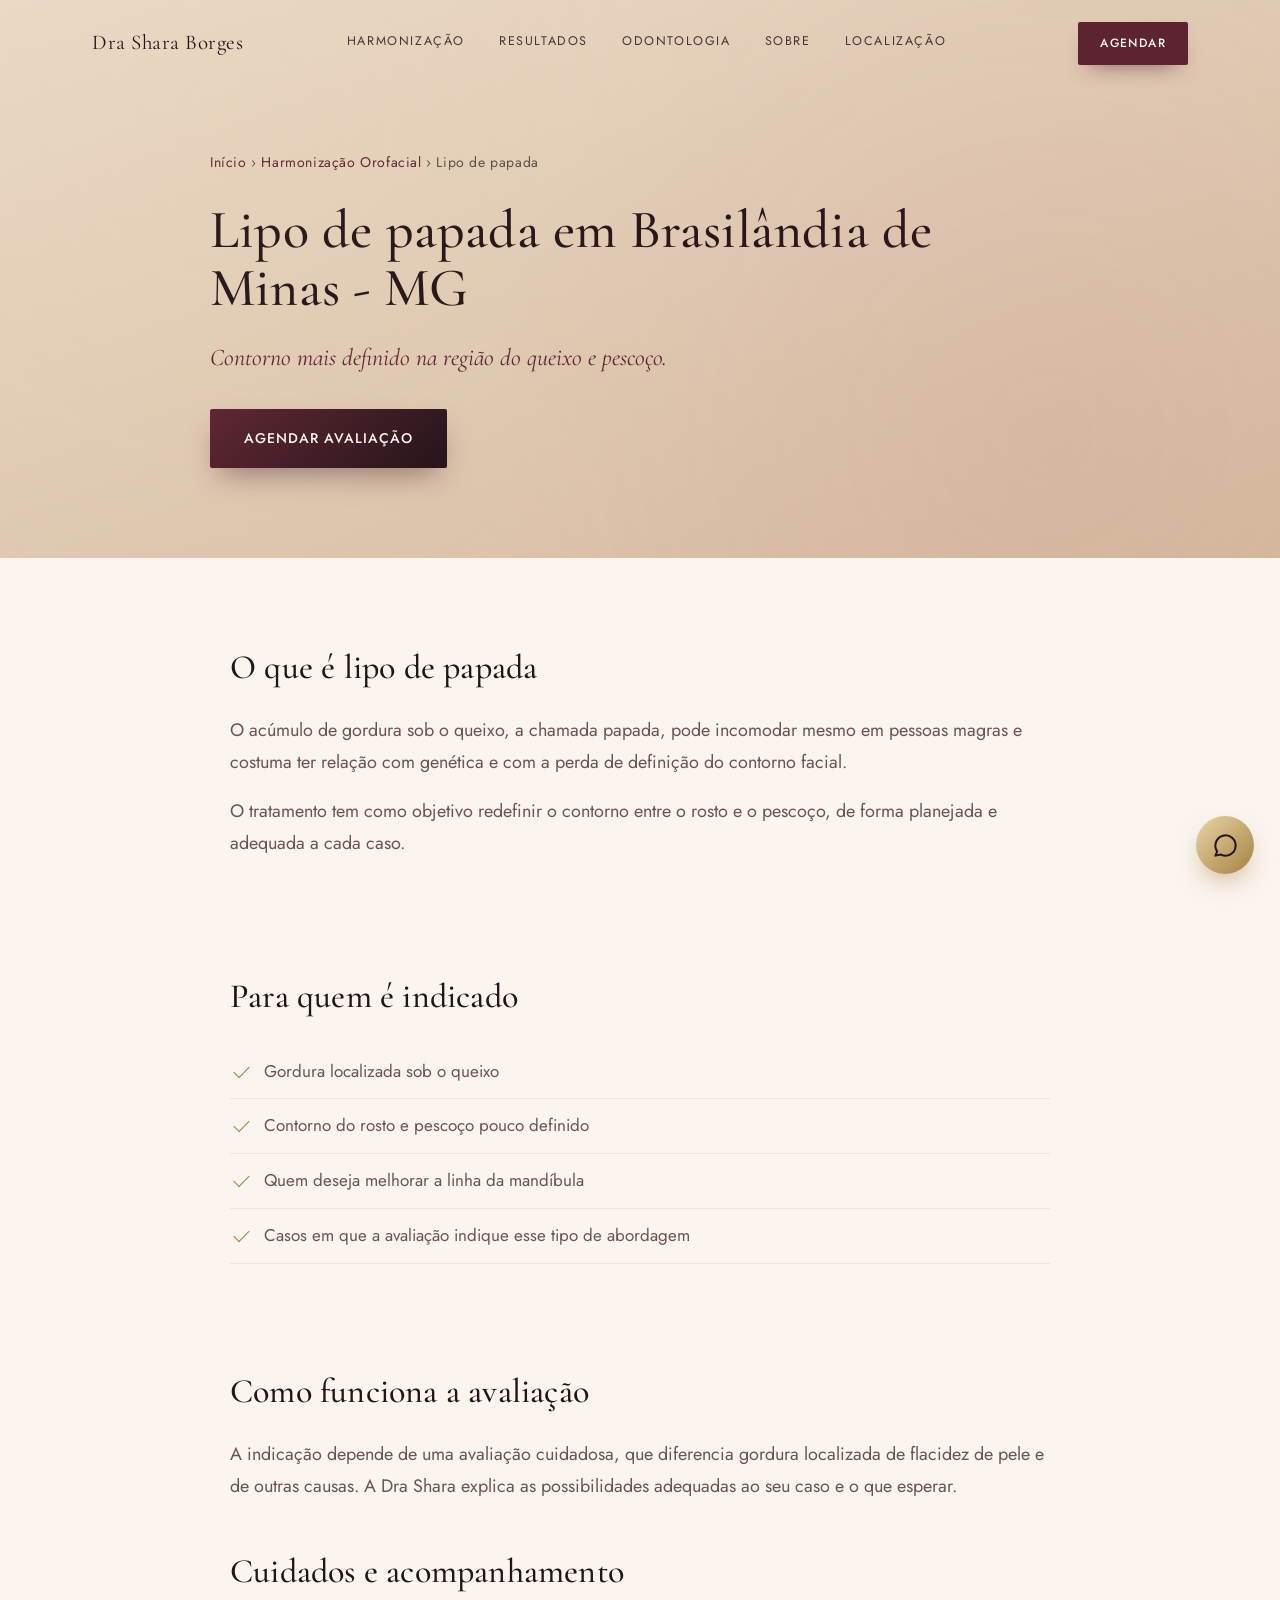
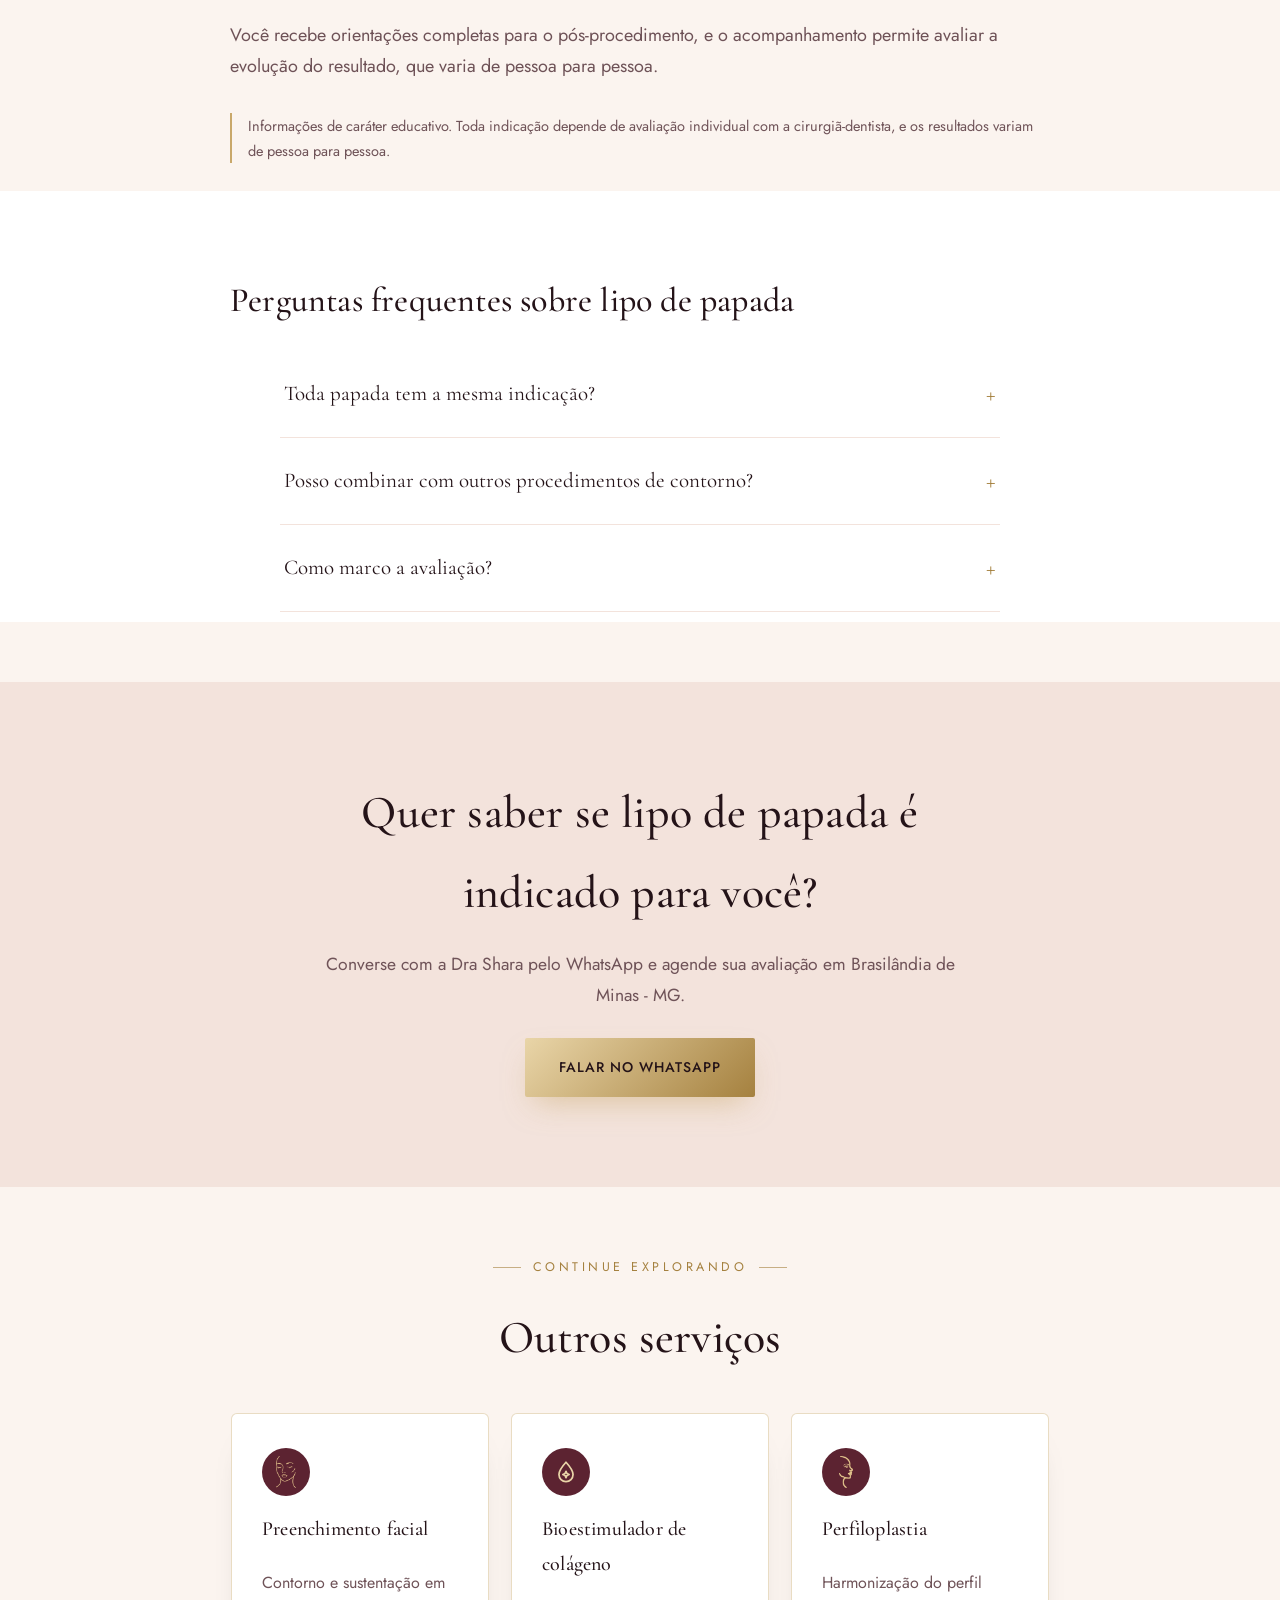
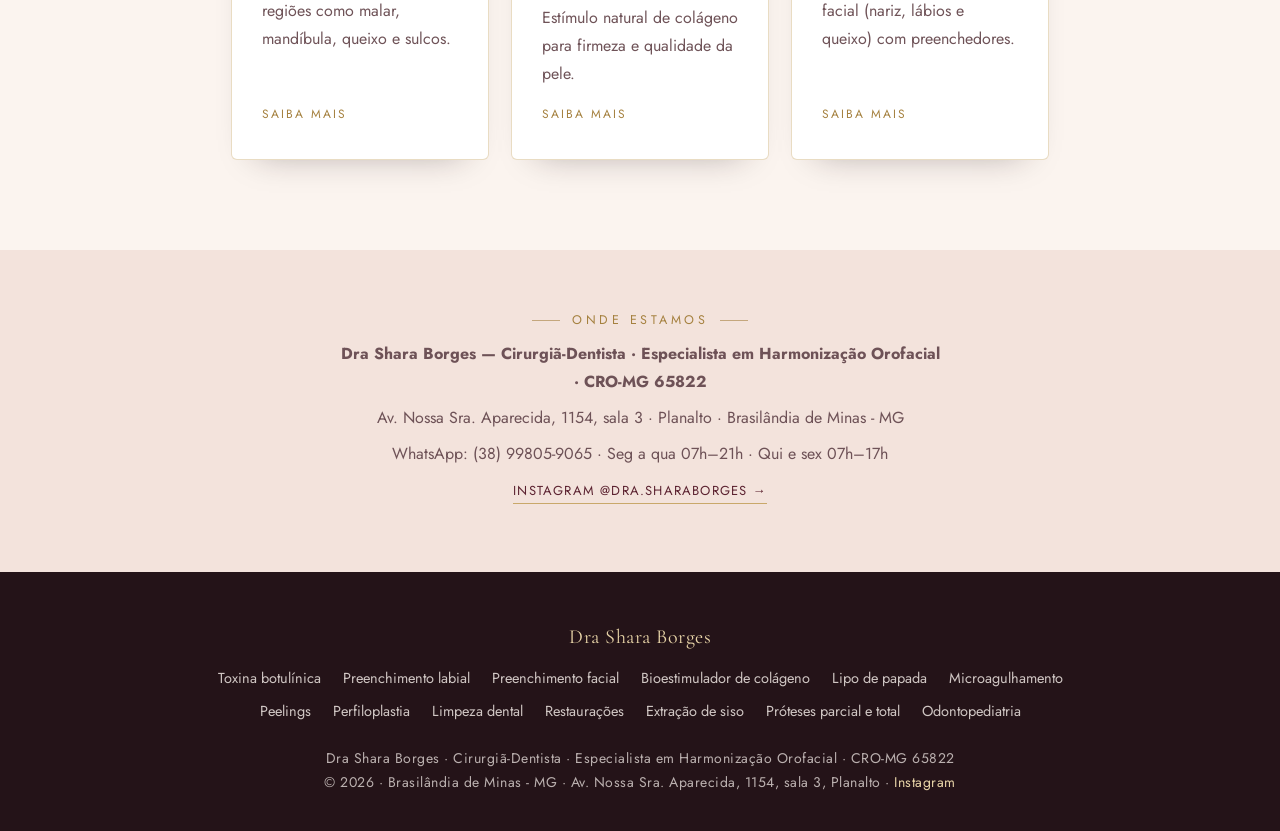
<file: lipo-de-papada-brasilandia-de-minas/index.html>
<!DOCTYPE html>
<html lang="pt-BR">
<head>
<meta charset="UTF-8">
<meta name="robots" content="noindex, nofollow">
<meta name="viewport" content="width=device-width, initial-scale=1.0">
<title>Lipo de papada em Brasilândia de Minas - MG | Dra Shara Borges</title>
<meta name="description" content="Lipo de papada em Brasilândia de Minas - MG: contorno do queixo e pescoço com avaliação individual da Dra Shara Borges.">
<link rel="canonical" href="https://annepriscilla.github.io/anne-dra-shara-borges/lipo-de-papada-brasilandia-de-minas/">
<meta property="og:type" content="website">
<meta property="og:locale" content="pt_BR">
<meta property="og:title" content="Lipo de papada em Brasilândia de Minas - MG | Dra Shara Borges">
<meta property="og:description" content="Lipo de papada em Brasilândia de Minas - MG: contorno do queixo e pescoço com avaliação individual da Dra Shara Borges.">
<meta property="og:url" content="https://annepriscilla.github.io/anne-dra-shara-borges/lipo-de-papada-brasilandia-de-minas/">
<meta property="og:image" content="https://annepriscilla.github.io/anne-dra-shara-borges/assets/capa-compartilhamento-c.jpg">
<meta property="og:image:width" content="1200">
<meta property="og:image:height" content="630">
<meta name="twitter:card" content="summary_large_image">
<link rel="preconnect" href="https://fonts.googleapis.com">
<link rel="preconnect" href="https://fonts.gstatic.com" crossorigin>
<link href="https://fonts.googleapis.com/css2?family=Cormorant+Garamond:ital,wght@0,400;0,500;0,600;1,400;1,500&family=Jost:wght@300;400;500;600&display=swap" rel="stylesheet">
<link rel="stylesheet" href="../assets/style.css">
<script type="application/ld+json">{"@context": "https://schema.org", "@type": "Service", "name": "Lipo de papada", "serviceType": "Lipo de papada", "url": "https://annepriscilla.github.io/anne-dra-shara-borges/lipo-de-papada-brasilandia-de-minas/", "description": "Lipo de papada em Brasilândia de Minas - MG: contorno do queixo e pescoço com avaliação individual da Dra Shara Borges.", "areaServed": {"@type": "City", "name": "Brasilândia de Minas"}, "provider": {"@id": "https://annepriscilla.github.io/anne-dra-shara-borges/#dentista"}}</script><script type="application/ld+json">{"@context": "https://schema.org", "@type": "FAQPage", "mainEntity": [{"@type": "Question", "name": "Toda papada tem a mesma indicação?", "acceptedAnswer": {"@type": "Answer", "text": "Não. A avaliação individual diferencia os casos e define a conduta mais adequada."}}, {"@type": "Question", "name": "Posso combinar com outros procedimentos de contorno?", "acceptedAnswer": {"@type": "Answer", "text": "Quando indicado, sim. O plano considera o rosto como um todo."}}, {"@type": "Question", "name": "Como marco a avaliação?", "acceptedAnswer": {"@type": "Answer", "text": "Pelo WhatsApp (38) 99805-9065."}}]}</script><script type="application/ld+json">{"@context": "https://schema.org", "@type": "BreadcrumbList", "itemListElement": [{"@type": "ListItem", "position": 1, "name": "Início", "item": "https://annepriscilla.github.io/anne-dra-shara-borges/"}, {"@type": "ListItem", "position": 2, "name": "Harmonização Orofacial", "item": "https://annepriscilla.github.io/anne-dra-shara-borges/#harmonizacao"}, {"@type": "ListItem", "position": 3, "name": "Lipo de papada", "item": "https://annepriscilla.github.io/anne-dra-shara-borges/lipo-de-papada-brasilandia-de-minas/"}]}</script><script type="application/ld+json">{"@context": "https://schema.org", "@type": "Dentist", "@id": "https://annepriscilla.github.io/anne-dra-shara-borges/#dentista", "name": "Dra Shara Borges — Cirurgiã-Dentista", "url": "https://annepriscilla.github.io/anne-dra-shara-borges/", "telephone": "+55-38-99805-9065", "description": "Cirurgiã-dentista em Brasilândia de Minas - MG: odontologia geral e harmonização orofacial.", "medicalSpecialty": "Dentistry", "image": "https://annepriscilla.github.io/anne-dra-shara-borges/assets/dra-shara.jpg", "sameAs": ["https://www.instagram.com/dra.sharaborges/", "https://www.google.com/maps?cid=5291907284782549508"], "hasMap": "https://www.google.com/maps?cid=5291907284782549508", "geo": {"@type": "GeoCoordinates", "latitude": -17.0038093, "longitude": -46.0063316}, "openingHoursSpecification": [{"@type": "OpeningHoursSpecification", "dayOfWeek": ["Monday", "Tuesday", "Wednesday"], "opens": "07:00", "closes": "21:00"}, {"@type": "OpeningHoursSpecification", "dayOfWeek": ["Thursday", "Friday"], "opens": "07:00", "closes": "17:00"}], "address": {"@type": "PostalAddress", "streetAddress": "Av. Nossa Sra. Aparecida, 1154, sala 3", "addressLocality": "Brasilândia de Minas", "addressRegion": "MG", "addressCountry": "BR"}, "areaServed": {"@type": "City", "name": "Brasilândia de Minas"}, "hasOfferCatalog": {"@type": "OfferCatalog", "name": "Serviços", "itemListElement": [{"@type": "Offer", "itemOffered": {"@type": "Service", "name": "Toxina botulínica (Botox)", "url": "https://annepriscilla.github.io/anne-dra-shara-borges/toxina-botulinica-brasilandia-de-minas/"}}, {"@type": "Offer", "itemOffered": {"@type": "Service", "name": "Preenchimento labial", "url": "https://annepriscilla.github.io/anne-dra-shara-borges/preenchimento-labial-brasilandia-de-minas/"}}, {"@type": "Offer", "itemOffered": {"@type": "Service", "name": "Preenchimento facial", "url": "https://annepriscilla.github.io/anne-dra-shara-borges/preenchimento-facial-brasilandia-de-minas/"}}, {"@type": "Offer", "itemOffered": {"@type": "Service", "name": "Bioestimulador de colágeno", "url": "https://annepriscilla.github.io/anne-dra-shara-borges/bioestimulador-de-colageno-brasilandia-de-minas/"}}, {"@type": "Offer", "itemOffered": {"@type": "Service", "name": "Lipo de papada", "url": "https://annepriscilla.github.io/anne-dra-shara-borges/lipo-de-papada-brasilandia-de-minas/"}}, {"@type": "Offer", "itemOffered": {"@type": "Service", "name": "Microagulhamento", "url": "https://annepriscilla.github.io/anne-dra-shara-borges/microagulhamento-brasilandia-de-minas/"}}, {"@type": "Offer", "itemOffered": {"@type": "Service", "name": "Peelings", "url": "https://annepriscilla.github.io/anne-dra-shara-borges/peelings-brasilandia-de-minas/"}}, {"@type": "Offer", "itemOffered": {"@type": "Service", "name": "Perfiloplastia", "url": "https://annepriscilla.github.io/anne-dra-shara-borges/perfiloplastia-brasilandia-de-minas/"}}, {"@type": "Offer", "itemOffered": {"@type": "Service", "name": "Limpeza dental (profilaxia)", "url": "https://annepriscilla.github.io/anne-dra-shara-borges/limpeza-dental-brasilandia-de-minas/"}}, {"@type": "Offer", "itemOffered": {"@type": "Service", "name": "Restaurações dentárias", "url": "https://annepriscilla.github.io/anne-dra-shara-borges/restauracoes-brasilandia-de-minas/"}}, {"@type": "Offer", "itemOffered": {"@type": "Service", "name": "Extração de siso", "url": "https://annepriscilla.github.io/anne-dra-shara-borges/extracao-de-siso-brasilandia-de-minas/"}}, {"@type": "Offer", "itemOffered": {"@type": "Service", "name": "Próteses removíveis (parcial e total)", "url": "https://annepriscilla.github.io/anne-dra-shara-borges/proteses-removiveis-brasilandia-de-minas/"}}, {"@type": "Offer", "itemOffered": {"@type": "Service", "name": "Odontopediatria", "url": "https://annepriscilla.github.io/anne-dra-shara-borges/odontopediatria-brasilandia-de-minas/"}}]}}</script>
</head>
<body>
<nav id="nav">
  <div class="nav-inner">
    <a href="../index.html" class="nav-logo">Dra Shara Borges</a>
    <div class="nav-links">
      <a href="../index.html#harmonizacao">Harmonização</a>
      <a href="../index.html#resultados">Resultados</a>
      <a href="../index.html#odontologia">Odontologia</a>
      <a href="../index.html#sobre">Sobre</a>
      <a href="../index.html#localizacao">Localização</a>
    </div>
    <a class="nav-cta" href="https://wa.me/5538998059065?text=Ol%C3%A1%2C%20vim%20pelo%20site%20e%20gostaria%20de%20agendar%20uma%20avalia%C3%A7%C3%A3o." target="_blank" rel="noopener">Agendar</a>
  </div>
</nav>
<header class="page-hero">
  <div class="in">
    <p class="crumbs"><a href="../index.html">Início</a> › <a href="../index.html#harmonizacao">Harmonização Orofacial</a> › Lipo de papada</p>
    <h1>Lipo de papada em Brasilândia de Minas - MG</h1>
    <p class="lead">Contorno mais definido na região do queixo e pescoço.</p>
    <a class="btn" href="https://wa.me/5538998059065?text=Ol%C3%A1%2C%20vim%20pelo%20Google%20e%20gostaria%20de%20saber%20mais%20sobre%20lipo%20de%20papada." target="_blank" rel="noopener">Agendar avaliação</a>
  </div>
</header>
<section class="prose"><div class="wrap">
  <h2>O que é lipo de papada</h2>
  <p>O acúmulo de gordura sob o queixo, a chamada papada, pode incomodar mesmo em pessoas magras e costuma ter relação com genética e com a perda de definição do contorno facial.</p><p>O tratamento tem como objetivo redefinir o contorno entre o rosto e o pescoço, de forma planejada e adequada a cada caso.</p>
</div></section>
<section class="prose"><div class="wrap">
  <h2>Para quem é indicado</h2>
  <ul class="checklist"><li>Gordura localizada sob o queixo</li><li>Contorno do rosto e pescoço pouco definido</li><li>Quem deseja melhorar a linha da mandíbula</li><li>Casos em que a avaliação indique esse tipo de abordagem</li></ul>
</div></section>
<section class="prose"><div class="wrap">
  <h2>Como funciona a avaliação</h2>
  <p>A indicação depende de uma avaliação cuidadosa, que diferencia gordura localizada de flacidez de pele e de outras causas. A Dra Shara explica as possibilidades adequadas ao seu caso e o que esperar.</p>
  <h2 style="margin-top:40px">Cuidados e acompanhamento</h2>
  <p>Você recebe orientações completas para o pós-procedimento, e o acompanhamento permite avaliar a evolução do resultado, que varia de pessoa para pessoa.</p>
  <p class="nota-legal">Informações de caráter educativo. Toda indicação depende de avaliação individual com a cirurgiã-dentista, e os resultados variam de pessoa para pessoa.</p>
</div></section>
<section class="prose faq"><div class="wrap">
  <h2>Perguntas frequentes sobre lipo de papada</h2>
  <div class="faq-list" style="margin-top:20px"><details><summary>Toda papada tem a mesma indicação?</summary><p>Não. A avaliação individual diferencia os casos e define a conduta mais adequada.</p></details><details><summary>Posso combinar com outros procedimentos de contorno?</summary><p>Quando indicado, sim. O plano considera o rosto como um todo.</p></details><details><summary>Como marco a avaliação?</summary><p>Pelo WhatsApp (38) 99805-9065.</p></details></div>
</div></section>
<section class="cta-mid" style="margin-top:60px"><div class="cta-mid-inner">
  <h2>Quer saber se lipo de papada é indicado para você?</h2>
  <p>Converse com a Dra Shara pelo WhatsApp e agende sua avaliação em Brasilândia de Minas - MG.</p>
  <a class="btn" href="https://wa.me/5538998059065?text=Ol%C3%A1%2C%20vim%20pelo%20Google%20e%20gostaria%20de%20saber%20mais%20sobre%20lipo%20de%20papada." target="_blank" rel="noopener">Falar no WhatsApp</a>
</div></section>
<section class="related">
  <p class="section-label">Continue explorando</p>
  <h2>Outros serviços</h2>
  <div class="servicos-grid">
    <div class="servico"><div class="icon-ring"><img src="../assets/icones/preenchimento-facial.png" alt="" width="19" height="32"></div>
      <h3><a href="../preenchimento-facial-brasilandia-de-minas/">Preenchimento facial</a></h3><p>Contorno e sustentação em regiões como malar, mandíbula, queixo e sulcos.</p><span class="mais">Saiba mais</span></div>
    <div class="servico"><div class="icon-ring"><svg viewBox="0 0 24 24" fill="none" stroke-width="1.6" stroke-linecap="round" stroke-linejoin="round" overflow="visible"><path d="M12 3C12 3 5.5 10 5.5 14.4a6.5 6.5 0 0 0 13 0C18.5 10 12 3 12 3z"/><path d="M12 11.4l.9 2 2 .9-2 .9-.9 2-.9-2-2-.9 2-.9z"/></svg></div>
      <h3><a href="../bioestimulador-de-colageno-brasilandia-de-minas/">Bioestimulador de colágeno</a></h3><p>Estímulo natural de colágeno para firmeza e qualidade da pele.</p><span class="mais">Saiba mais</span></div>
    <div class="servico"><div class="icon-ring"><img src="../assets/icones/perfiloplastia.png" alt="" width="14" height="32"></div>
      <h3><a href="../perfiloplastia-brasilandia-de-minas/">Perfiloplastia</a></h3><p>Harmonização do perfil facial (nariz, lábios e queixo) com preenchedores.</p><span class="mais">Saiba mais</span></div>
  </div>
</section>
<section class="local-mini">
  <p class="section-label">Onde estamos</p>
  <p><strong>Dra Shara Borges — Cirurgiã-Dentista · Especialista em Harmonização Orofacial · CRO-MG 65822</strong></p>
  <p>Av. Nossa Sra. Aparecida, 1154, sala 3 · Planalto · Brasilândia de Minas - MG</p>
  <p>WhatsApp: (38) 99805-9065 · Seg a qua 07h–21h · Qui e sex 07h–17h</p>
  <p><a class="link-arrow" href="https://www.instagram.com/dra.sharaborges/" target="_blank" rel="noopener">Instagram @dra.sharaborges →</a></p>
</section>
<footer>
  <p class="foot-logo">Dra Shara Borges</p>
  <div class="foot-links"><a href="../toxina-botulinica-brasilandia-de-minas/">Toxina botulínica</a><a href="../preenchimento-labial-brasilandia-de-minas/">Preenchimento labial</a><a href="../preenchimento-facial-brasilandia-de-minas/">Preenchimento facial</a><a href="../bioestimulador-de-colageno-brasilandia-de-minas/">Bioestimulador de colágeno</a><a href="../lipo-de-papada-brasilandia-de-minas/">Lipo de papada</a><a href="../microagulhamento-brasilandia-de-minas/">Microagulhamento</a><a href="../peelings-brasilandia-de-minas/">Peelings</a><a href="../perfiloplastia-brasilandia-de-minas/">Perfiloplastia</a><a href="../limpeza-dental-brasilandia-de-minas/">Limpeza dental</a><a href="../restauracoes-brasilandia-de-minas/">Restaurações</a><a href="../extracao-de-siso-brasilandia-de-minas/">Extração de siso</a><a href="../proteses-removiveis-brasilandia-de-minas/">Próteses parcial e total</a><a href="../odontopediatria-brasilandia-de-minas/">Odontopediatria</a></div>
  <p>Dra Shara Borges · Cirurgiã-Dentista · Especialista em Harmonização Orofacial · CRO-MG 65822</p>
  <p>© 2026 · Brasilândia de Minas - MG · Av. Nossa Sra. Aparecida, 1154, sala 3, Planalto · <a href="https://www.instagram.com/dra.sharaborges/" target="_blank" rel="noopener">Instagram</a></p>
</footer>
<a class="whats-float" href="https://wa.me/5538998059065?text=Ol%C3%A1%2C%20vim%20pelo%20site%20e%20gostaria%20de%20agendar%20uma%20avalia%C3%A7%C3%A3o." target="_blank" rel="noopener" aria-label="WhatsApp">
  <svg viewBox="0 0 24 24" fill="none" stroke="currentColor" stroke-width="1.8" stroke-linecap="round" stroke-linejoin="round"><path d="M3 21l1.65-3.8a9 9 0 1 1 3.4 2.9L3 21"/></svg>
</a>
<script>
  const nav = document.getElementById('nav');
  window.addEventListener('scroll', () => nav.classList.toggle('scrolled', window.scrollY > 40));
  nav.classList.toggle('scrolled', window.scrollY > 40);
</script>
</body>
</html>
</file>
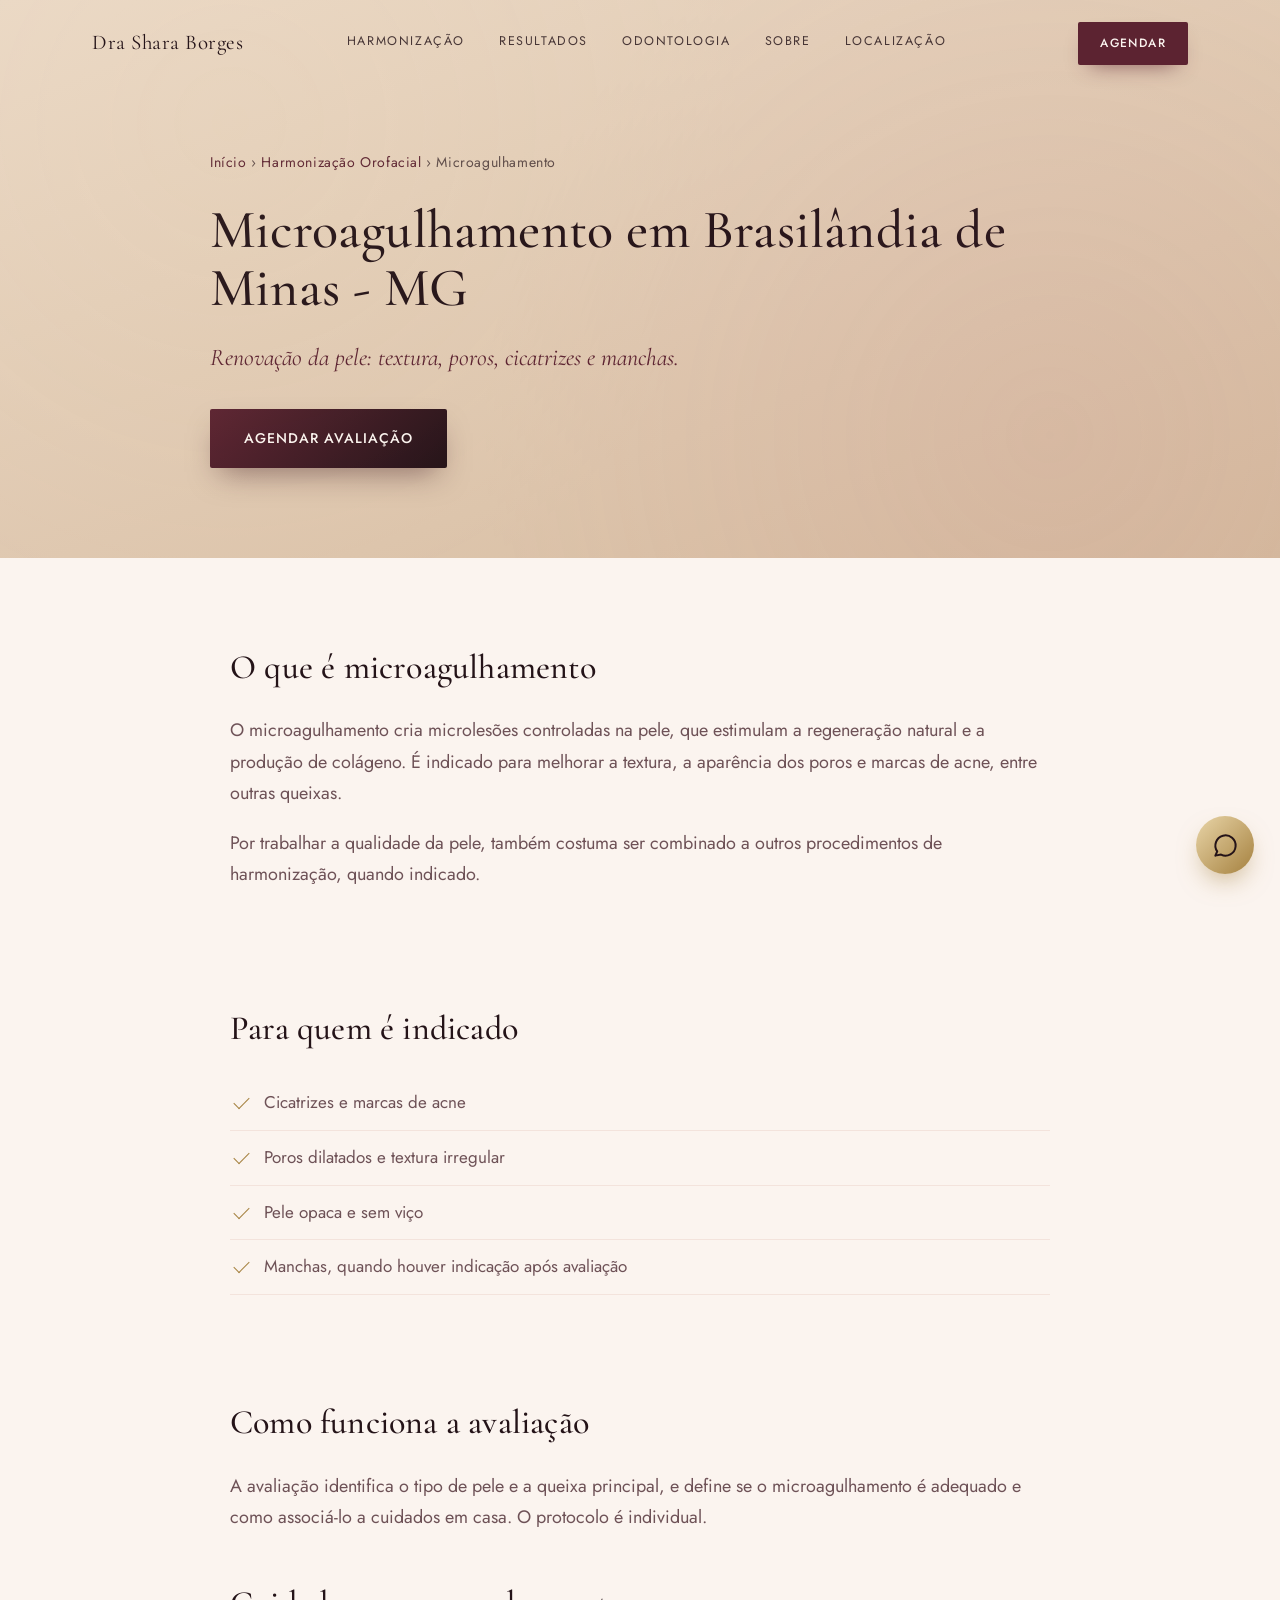
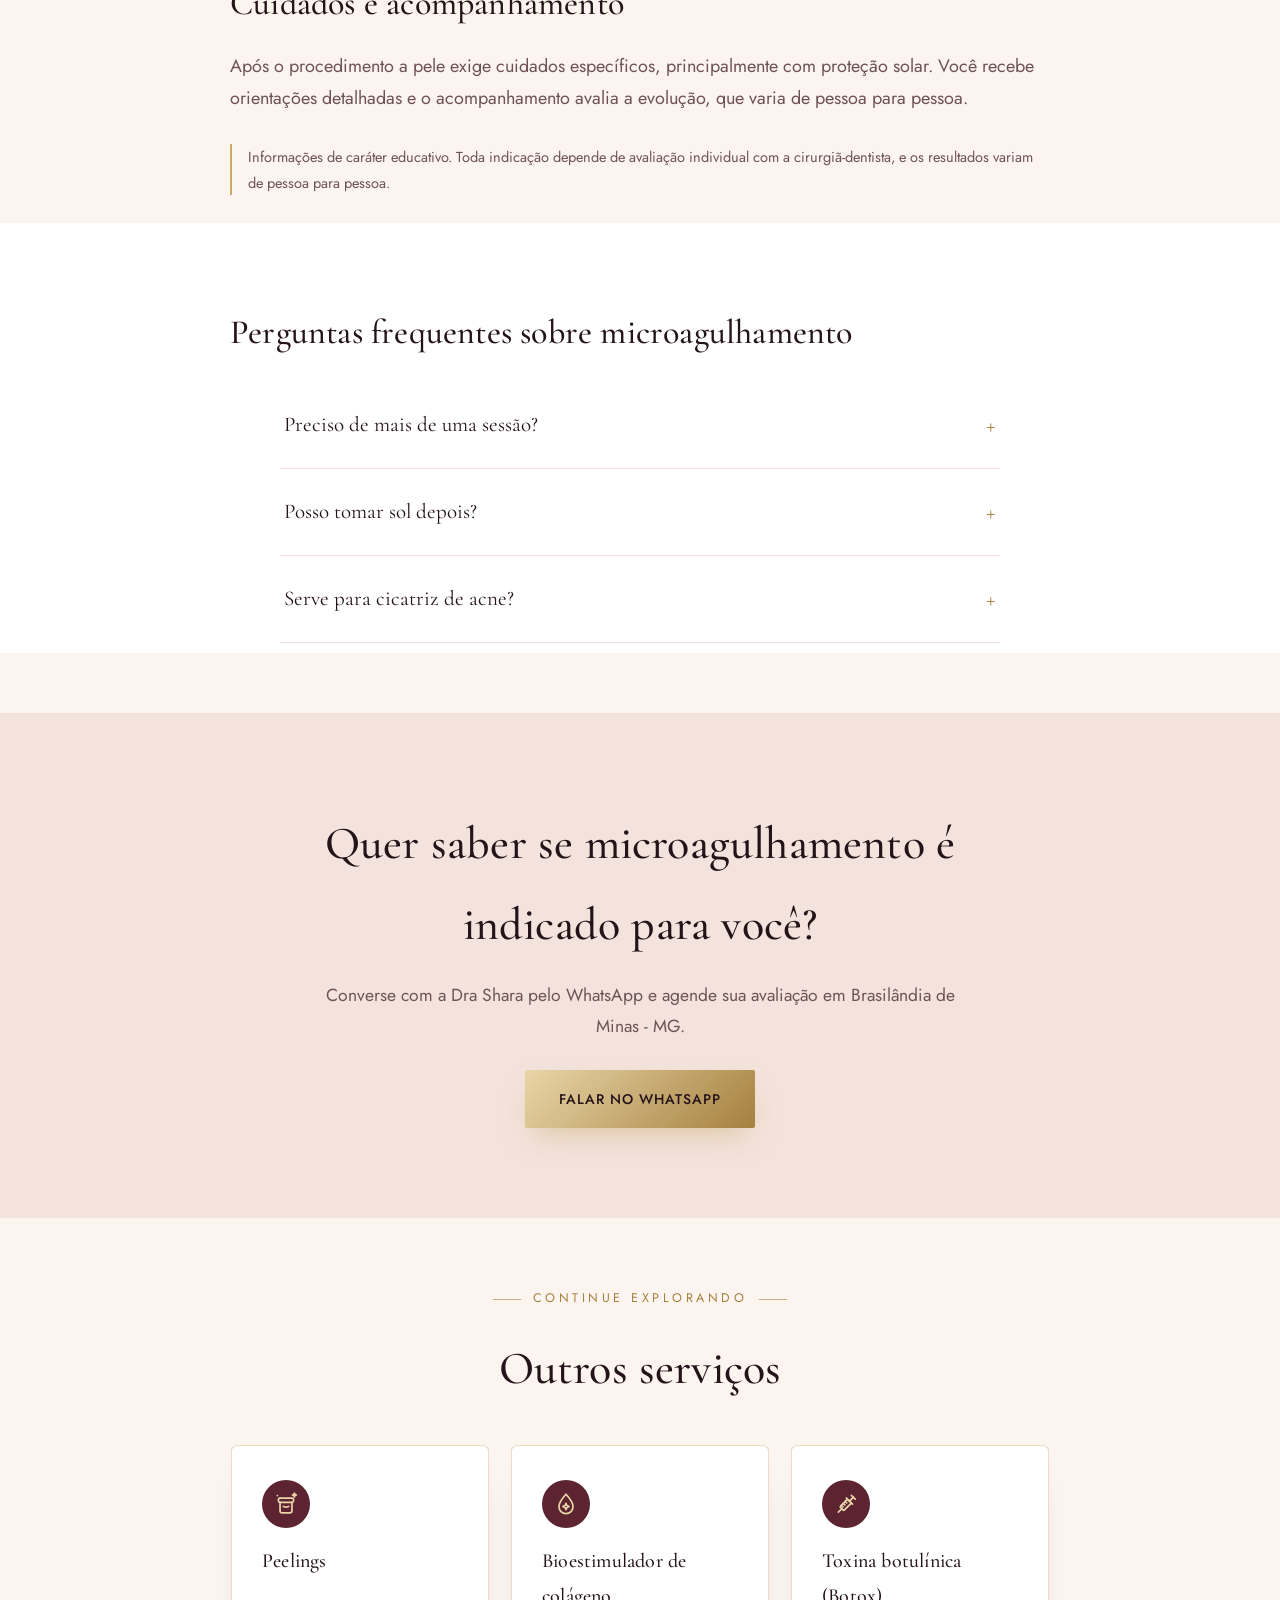
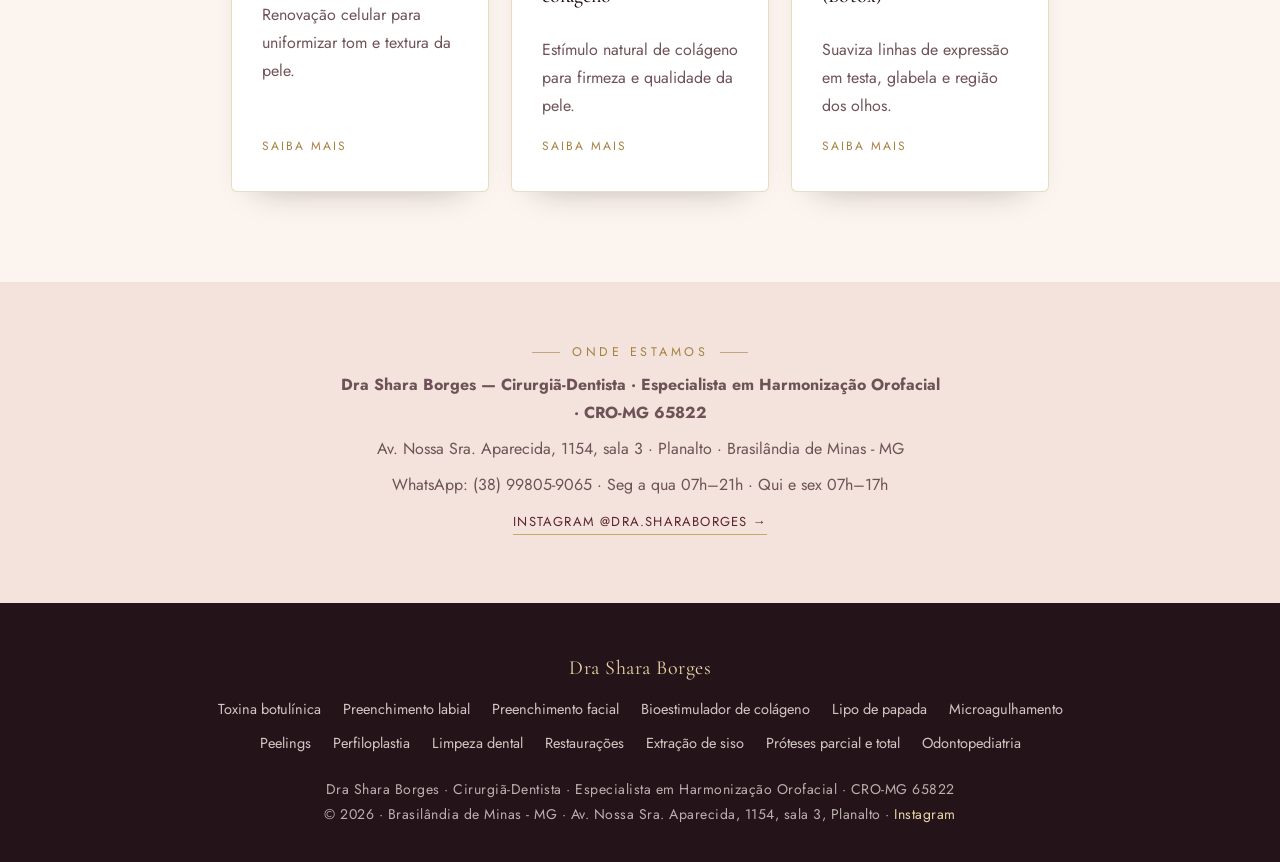
<file: microagulhamento-brasilandia-de-minas/index.html>
<!DOCTYPE html>
<html lang="pt-BR">
<head>
<meta charset="UTF-8">
<meta name="robots" content="noindex, nofollow">
<meta name="viewport" content="width=device-width, initial-scale=1.0">
<title>Microagulhamento em Brasilândia de Minas - MG | Dra Shara Borges</title>
<meta name="description" content="Microagulhamento facial em Brasilândia de Minas - MG: textura, poros e cicatrizes de acne. Avaliação com a Dra Shara Borges.">
<link rel="canonical" href="https://annepriscilla.github.io/anne-dra-shara-borges/microagulhamento-brasilandia-de-minas/">
<meta property="og:type" content="website">
<meta property="og:locale" content="pt_BR">
<meta property="og:title" content="Microagulhamento em Brasilândia de Minas - MG | Dra Shara Borges">
<meta property="og:description" content="Microagulhamento facial em Brasilândia de Minas - MG: textura, poros e cicatrizes de acne. Avaliação com a Dra Shara Borges.">
<meta property="og:url" content="https://annepriscilla.github.io/anne-dra-shara-borges/microagulhamento-brasilandia-de-minas/">
<meta property="og:image" content="https://annepriscilla.github.io/anne-dra-shara-borges/assets/capa-compartilhamento-c.jpg">
<meta property="og:image:width" content="1200">
<meta property="og:image:height" content="630">
<meta name="twitter:card" content="summary_large_image">
<link rel="preconnect" href="https://fonts.googleapis.com">
<link rel="preconnect" href="https://fonts.gstatic.com" crossorigin>
<link href="https://fonts.googleapis.com/css2?family=Cormorant+Garamond:ital,wght@0,400;0,500;0,600;1,400;1,500&family=Jost:wght@300;400;500;600&display=swap" rel="stylesheet">
<link rel="stylesheet" href="../assets/style.css">
<script type="application/ld+json">{"@context": "https://schema.org", "@type": "Service", "name": "Microagulhamento", "serviceType": "Microagulhamento", "url": "https://annepriscilla.github.io/anne-dra-shara-borges/microagulhamento-brasilandia-de-minas/", "description": "Microagulhamento facial em Brasilândia de Minas - MG: textura, poros e cicatrizes de acne. Avaliação com a Dra Shara Borges.", "areaServed": {"@type": "City", "name": "Brasilândia de Minas"}, "provider": {"@id": "https://annepriscilla.github.io/anne-dra-shara-borges/#dentista"}}</script><script type="application/ld+json">{"@context": "https://schema.org", "@type": "FAQPage", "mainEntity": [{"@type": "Question", "name": "Preciso de mais de uma sessão?", "acceptedAnswer": {"@type": "Answer", "text": "Em muitos casos sim. O número de sessões é definido na avaliação."}}, {"@type": "Question", "name": "Posso tomar sol depois?", "acceptedAnswer": {"@type": "Answer", "text": "A exposição solar exige cuidados. Você recebe orientações específicas após o procedimento."}}, {"@type": "Question", "name": "Serve para cicatriz de acne?", "acceptedAnswer": {"@type": "Answer", "text": "É uma das indicações, conforme o tipo e a profundidade das marcas, definidas na avaliação."}}]}</script><script type="application/ld+json">{"@context": "https://schema.org", "@type": "BreadcrumbList", "itemListElement": [{"@type": "ListItem", "position": 1, "name": "Início", "item": "https://annepriscilla.github.io/anne-dra-shara-borges/"}, {"@type": "ListItem", "position": 2, "name": "Harmonização Orofacial", "item": "https://annepriscilla.github.io/anne-dra-shara-borges/#harmonizacao"}, {"@type": "ListItem", "position": 3, "name": "Microagulhamento", "item": "https://annepriscilla.github.io/anne-dra-shara-borges/microagulhamento-brasilandia-de-minas/"}]}</script><script type="application/ld+json">{"@context": "https://schema.org", "@type": "Dentist", "@id": "https://annepriscilla.github.io/anne-dra-shara-borges/#dentista", "name": "Dra Shara Borges — Cirurgiã-Dentista", "url": "https://annepriscilla.github.io/anne-dra-shara-borges/", "telephone": "+55-38-99805-9065", "description": "Cirurgiã-dentista em Brasilândia de Minas - MG: odontologia geral e harmonização orofacial.", "medicalSpecialty": "Dentistry", "image": "https://annepriscilla.github.io/anne-dra-shara-borges/assets/dra-shara.jpg", "sameAs": ["https://www.instagram.com/dra.sharaborges/", "https://www.google.com/maps?cid=5291907284782549508"], "hasMap": "https://www.google.com/maps?cid=5291907284782549508", "geo": {"@type": "GeoCoordinates", "latitude": -17.0038093, "longitude": -46.0063316}, "openingHoursSpecification": [{"@type": "OpeningHoursSpecification", "dayOfWeek": ["Monday", "Tuesday", "Wednesday"], "opens": "07:00", "closes": "21:00"}, {"@type": "OpeningHoursSpecification", "dayOfWeek": ["Thursday", "Friday"], "opens": "07:00", "closes": "17:00"}], "address": {"@type": "PostalAddress", "streetAddress": "Av. Nossa Sra. Aparecida, 1154, sala 3", "addressLocality": "Brasilândia de Minas", "addressRegion": "MG", "addressCountry": "BR"}, "areaServed": {"@type": "City", "name": "Brasilândia de Minas"}, "hasOfferCatalog": {"@type": "OfferCatalog", "name": "Serviços", "itemListElement": [{"@type": "Offer", "itemOffered": {"@type": "Service", "name": "Toxina botulínica (Botox)", "url": "https://annepriscilla.github.io/anne-dra-shara-borges/toxina-botulinica-brasilandia-de-minas/"}}, {"@type": "Offer", "itemOffered": {"@type": "Service", "name": "Preenchimento labial", "url": "https://annepriscilla.github.io/anne-dra-shara-borges/preenchimento-labial-brasilandia-de-minas/"}}, {"@type": "Offer", "itemOffered": {"@type": "Service", "name": "Preenchimento facial", "url": "https://annepriscilla.github.io/anne-dra-shara-borges/preenchimento-facial-brasilandia-de-minas/"}}, {"@type": "Offer", "itemOffered": {"@type": "Service", "name": "Bioestimulador de colágeno", "url": "https://annepriscilla.github.io/anne-dra-shara-borges/bioestimulador-de-colageno-brasilandia-de-minas/"}}, {"@type": "Offer", "itemOffered": {"@type": "Service", "name": "Lipo de papada", "url": "https://annepriscilla.github.io/anne-dra-shara-borges/lipo-de-papada-brasilandia-de-minas/"}}, {"@type": "Offer", "itemOffered": {"@type": "Service", "name": "Microagulhamento", "url": "https://annepriscilla.github.io/anne-dra-shara-borges/microagulhamento-brasilandia-de-minas/"}}, {"@type": "Offer", "itemOffered": {"@type": "Service", "name": "Peelings", "url": "https://annepriscilla.github.io/anne-dra-shara-borges/peelings-brasilandia-de-minas/"}}, {"@type": "Offer", "itemOffered": {"@type": "Service", "name": "Perfiloplastia", "url": "https://annepriscilla.github.io/anne-dra-shara-borges/perfiloplastia-brasilandia-de-minas/"}}, {"@type": "Offer", "itemOffered": {"@type": "Service", "name": "Limpeza dental (profilaxia)", "url": "https://annepriscilla.github.io/anne-dra-shara-borges/limpeza-dental-brasilandia-de-minas/"}}, {"@type": "Offer", "itemOffered": {"@type": "Service", "name": "Restaurações dentárias", "url": "https://annepriscilla.github.io/anne-dra-shara-borges/restauracoes-brasilandia-de-minas/"}}, {"@type": "Offer", "itemOffered": {"@type": "Service", "name": "Extração de siso", "url": "https://annepriscilla.github.io/anne-dra-shara-borges/extracao-de-siso-brasilandia-de-minas/"}}, {"@type": "Offer", "itemOffered": {"@type": "Service", "name": "Próteses removíveis (parcial e total)", "url": "https://annepriscilla.github.io/anne-dra-shara-borges/proteses-removiveis-brasilandia-de-minas/"}}, {"@type": "Offer", "itemOffered": {"@type": "Service", "name": "Odontopediatria", "url": "https://annepriscilla.github.io/anne-dra-shara-borges/odontopediatria-brasilandia-de-minas/"}}]}}</script>
</head>
<body>
<nav id="nav">
  <div class="nav-inner">
    <a href="../index.html" class="nav-logo">Dra Shara Borges</a>
    <div class="nav-links">
      <a href="../index.html#harmonizacao">Harmonização</a>
      <a href="../index.html#resultados">Resultados</a>
      <a href="../index.html#odontologia">Odontologia</a>
      <a href="../index.html#sobre">Sobre</a>
      <a href="../index.html#localizacao">Localização</a>
    </div>
    <a class="nav-cta" href="https://wa.me/5538998059065?text=Ol%C3%A1%2C%20vim%20pelo%20site%20e%20gostaria%20de%20agendar%20uma%20avalia%C3%A7%C3%A3o." target="_blank" rel="noopener">Agendar</a>
  </div>
</nav>
<header class="page-hero">
  <div class="in">
    <p class="crumbs"><a href="../index.html">Início</a> › <a href="../index.html#harmonizacao">Harmonização Orofacial</a> › Microagulhamento</p>
    <h1>Microagulhamento em Brasilândia de Minas - MG</h1>
    <p class="lead">Renovação da pele: textura, poros, cicatrizes e manchas.</p>
    <a class="btn" href="https://wa.me/5538998059065?text=Ol%C3%A1%2C%20vim%20pelo%20Google%20e%20gostaria%20de%20saber%20mais%20sobre%20microagulhamento." target="_blank" rel="noopener">Agendar avaliação</a>
  </div>
</header>
<section class="prose"><div class="wrap">
  <h2>O que é microagulhamento</h2>
  <p>O microagulhamento cria microlesões controladas na pele, que estimulam a regeneração natural e a produção de colágeno. É indicado para melhorar a textura, a aparência dos poros e marcas de acne, entre outras queixas.</p><p>Por trabalhar a qualidade da pele, também costuma ser combinado a outros procedimentos de harmonização, quando indicado.</p>
</div></section>
<section class="prose"><div class="wrap">
  <h2>Para quem é indicado</h2>
  <ul class="checklist"><li>Cicatrizes e marcas de acne</li><li>Poros dilatados e textura irregular</li><li>Pele opaca e sem viço</li><li>Manchas, quando houver indicação após avaliação</li></ul>
</div></section>
<section class="prose"><div class="wrap">
  <h2>Como funciona a avaliação</h2>
  <p>A avaliação identifica o tipo de pele e a queixa principal, e define se o microagulhamento é adequado e como associá-lo a cuidados em casa. O protocolo é individual.</p>
  <h2 style="margin-top:40px">Cuidados e acompanhamento</h2>
  <p>Após o procedimento a pele exige cuidados específicos, principalmente com proteção solar. Você recebe orientações detalhadas e o acompanhamento avalia a evolução, que varia de pessoa para pessoa.</p>
  <p class="nota-legal">Informações de caráter educativo. Toda indicação depende de avaliação individual com a cirurgiã-dentista, e os resultados variam de pessoa para pessoa.</p>
</div></section>
<section class="prose faq"><div class="wrap">
  <h2>Perguntas frequentes sobre microagulhamento</h2>
  <div class="faq-list" style="margin-top:20px"><details><summary>Preciso de mais de uma sessão?</summary><p>Em muitos casos sim. O número de sessões é definido na avaliação.</p></details><details><summary>Posso tomar sol depois?</summary><p>A exposição solar exige cuidados. Você recebe orientações específicas após o procedimento.</p></details><details><summary>Serve para cicatriz de acne?</summary><p>É uma das indicações, conforme o tipo e a profundidade das marcas, definidas na avaliação.</p></details></div>
</div></section>
<section class="cta-mid" style="margin-top:60px"><div class="cta-mid-inner">
  <h2>Quer saber se microagulhamento é indicado para você?</h2>
  <p>Converse com a Dra Shara pelo WhatsApp e agende sua avaliação em Brasilândia de Minas - MG.</p>
  <a class="btn" href="https://wa.me/5538998059065?text=Ol%C3%A1%2C%20vim%20pelo%20Google%20e%20gostaria%20de%20saber%20mais%20sobre%20microagulhamento." target="_blank" rel="noopener">Falar no WhatsApp</a>
</div></section>
<section class="related">
  <p class="section-label">Continue explorando</p>
  <h2>Outros serviços</h2>
  <div class="servicos-grid">
    <div class="servico"><div class="icon-ring"><svg viewBox="0 0 24 24" fill="none" stroke-width="1.6" stroke-linecap="round" stroke-linejoin="round" overflow="visible"><rect x="5" y="6.5" width="14" height="4" rx="1.4"/><path d="M6.5 10.5v7.7a2 2 0 0 0 2 2h7a2 2 0 0 0 2-2v-7.7"/><path d="M9.5 14.2c1.6 1 3.4 1 5 0"/><path d="M19.8 1.9l.5 1.3 1.3.5-1.3.5-.5 1.3-.5-1.3-1.3-.5 1.3-.5z"/><path d="M4 4.2h.01"/></svg></div>
      <h3><a href="../peelings-brasilandia-de-minas/">Peelings</a></h3><p>Renovação celular para uniformizar tom e textura da pele.</p><span class="mais">Saiba mais</span></div>
    <div class="servico"><div class="icon-ring"><svg viewBox="0 0 24 24" fill="none" stroke-width="1.6" stroke-linecap="round" stroke-linejoin="round" overflow="visible"><path d="M12 3C12 3 5.5 10 5.5 14.4a6.5 6.5 0 0 0 13 0C18.5 10 12 3 12 3z"/><path d="M12 11.4l.9 2 2 .9-2 .9-.9 2-.9-2-2-.9 2-.9z"/></svg></div>
      <h3><a href="../bioestimulador-de-colageno-brasilandia-de-minas/">Bioestimulador de colágeno</a></h3><p>Estímulo natural de colágeno para firmeza e qualidade da pele.</p><span class="mais">Saiba mais</span></div>
    <div class="servico"><div class="icon-ring"><svg viewBox="0 0 24 24" fill="none" stroke-width="1.6" stroke-linecap="round" stroke-linejoin="round" overflow="visible"><g transform="rotate(45 12 12.5)"><path d="M12 22.5V18"/><rect x="9.5" y="8" width="5" height="10" rx="1"/><path d="M8 8h8"/><path d="M12 8V3"/><path d="M9.5 3h5"/><path d="M9.5 11h2M9.5 13.5h2M9.5 16h2"/></g></svg></div>
      <h3><a href="../toxina-botulinica-brasilandia-de-minas/">Toxina botulínica (Botox)</a></h3><p>Suaviza linhas de expressão em testa, glabela e região dos olhos.</p><span class="mais">Saiba mais</span></div>
  </div>
</section>
<section class="local-mini">
  <p class="section-label">Onde estamos</p>
  <p><strong>Dra Shara Borges — Cirurgiã-Dentista · Especialista em Harmonização Orofacial · CRO-MG 65822</strong></p>
  <p>Av. Nossa Sra. Aparecida, 1154, sala 3 · Planalto · Brasilândia de Minas - MG</p>
  <p>WhatsApp: (38) 99805-9065 · Seg a qua 07h–21h · Qui e sex 07h–17h</p>
  <p><a class="link-arrow" href="https://www.instagram.com/dra.sharaborges/" target="_blank" rel="noopener">Instagram @dra.sharaborges →</a></p>
</section>
<footer>
  <p class="foot-logo">Dra Shara Borges</p>
  <div class="foot-links"><a href="../toxina-botulinica-brasilandia-de-minas/">Toxina botulínica</a><a href="../preenchimento-labial-brasilandia-de-minas/">Preenchimento labial</a><a href="../preenchimento-facial-brasilandia-de-minas/">Preenchimento facial</a><a href="../bioestimulador-de-colageno-brasilandia-de-minas/">Bioestimulador de colágeno</a><a href="../lipo-de-papada-brasilandia-de-minas/">Lipo de papada</a><a href="../microagulhamento-brasilandia-de-minas/">Microagulhamento</a><a href="../peelings-brasilandia-de-minas/">Peelings</a><a href="../perfiloplastia-brasilandia-de-minas/">Perfiloplastia</a><a href="../limpeza-dental-brasilandia-de-minas/">Limpeza dental</a><a href="../restauracoes-brasilandia-de-minas/">Restaurações</a><a href="../extracao-de-siso-brasilandia-de-minas/">Extração de siso</a><a href="../proteses-removiveis-brasilandia-de-minas/">Próteses parcial e total</a><a href="../odontopediatria-brasilandia-de-minas/">Odontopediatria</a></div>
  <p>Dra Shara Borges · Cirurgiã-Dentista · Especialista em Harmonização Orofacial · CRO-MG 65822</p>
  <p>© 2026 · Brasilândia de Minas - MG · Av. Nossa Sra. Aparecida, 1154, sala 3, Planalto · <a href="https://www.instagram.com/dra.sharaborges/" target="_blank" rel="noopener">Instagram</a></p>
</footer>
<a class="whats-float" href="https://wa.me/5538998059065?text=Ol%C3%A1%2C%20vim%20pelo%20site%20e%20gostaria%20de%20agendar%20uma%20avalia%C3%A7%C3%A3o." target="_blank" rel="noopener" aria-label="WhatsApp">
  <svg viewBox="0 0 24 24" fill="none" stroke="currentColor" stroke-width="1.8" stroke-linecap="round" stroke-linejoin="round"><path d="M3 21l1.65-3.8a9 9 0 1 1 3.4 2.9L3 21"/></svg>
</a>
<script>
  const nav = document.getElementById('nav');
  window.addEventListener('scroll', () => nav.classList.toggle('scrolled', window.scrollY > 40));
  nav.classList.toggle('scrolled', window.scrollY > 40);
</script>
</body>
</html>
</file>
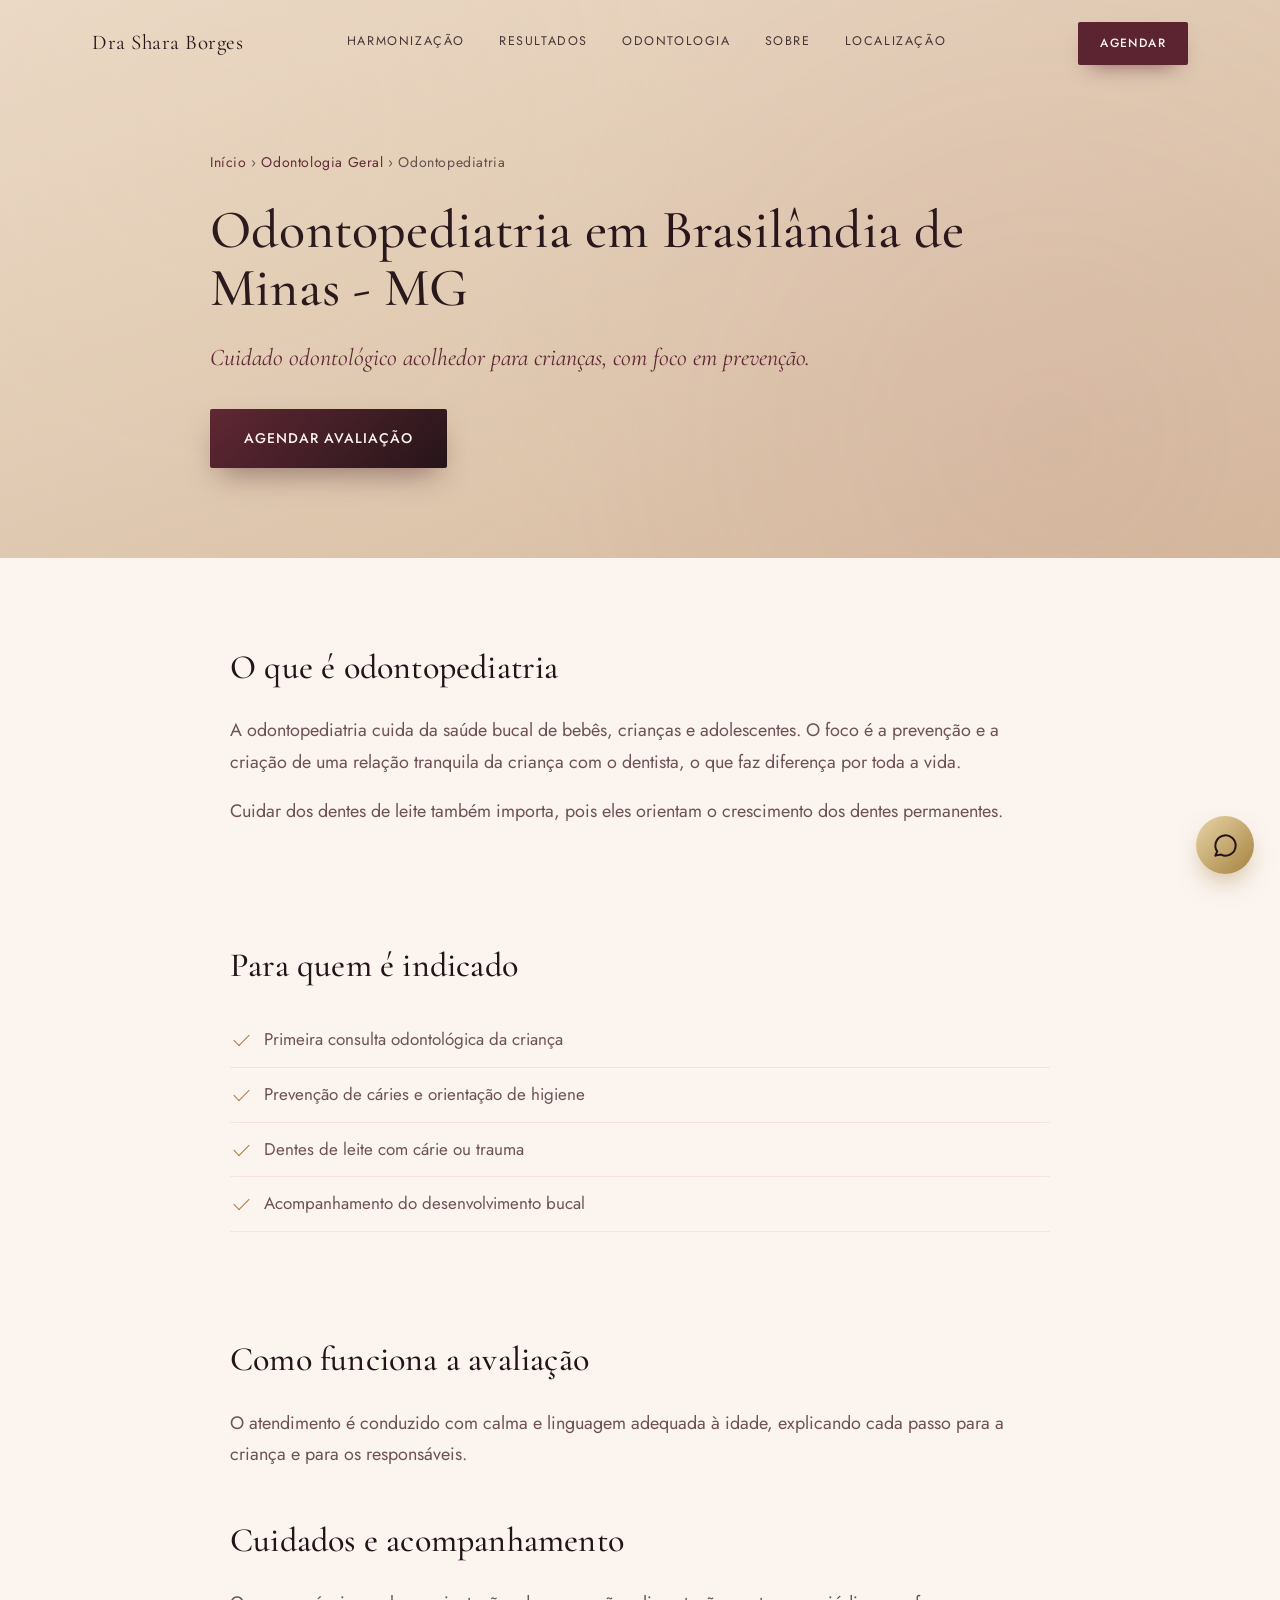
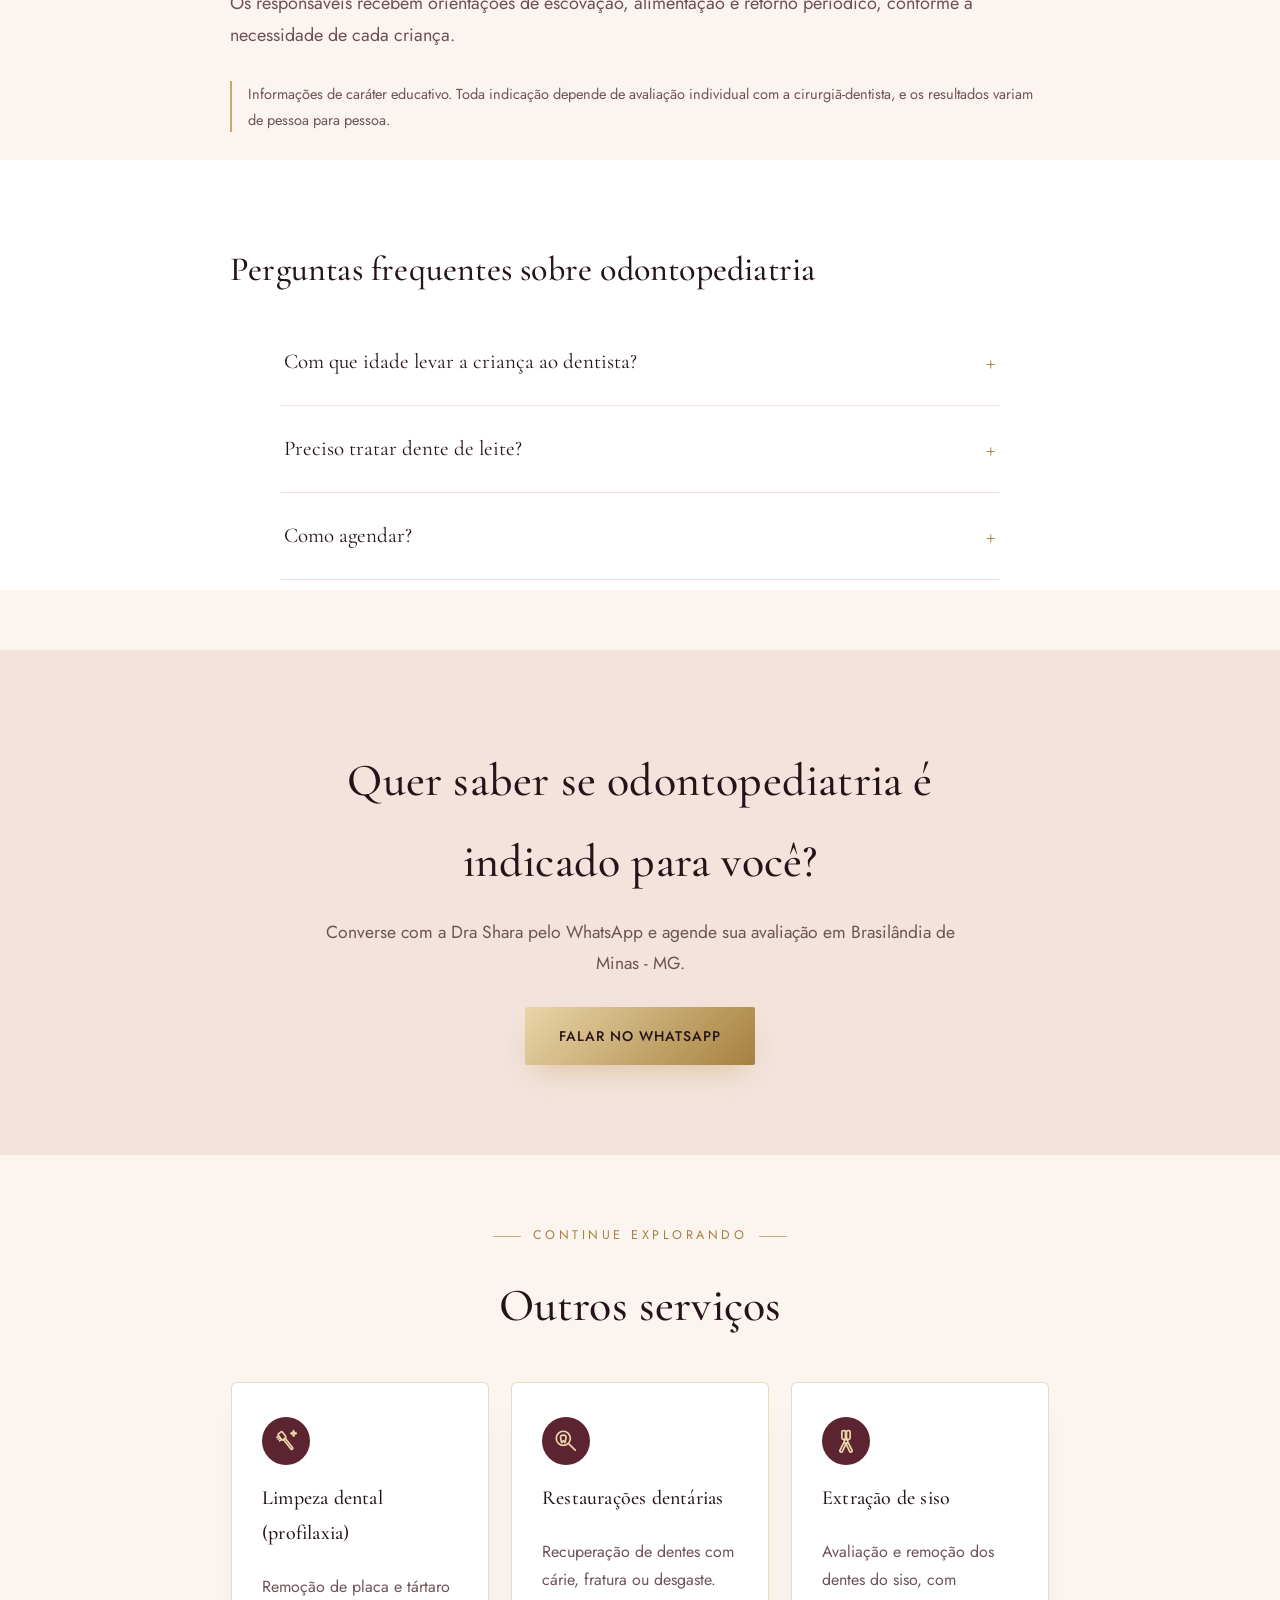
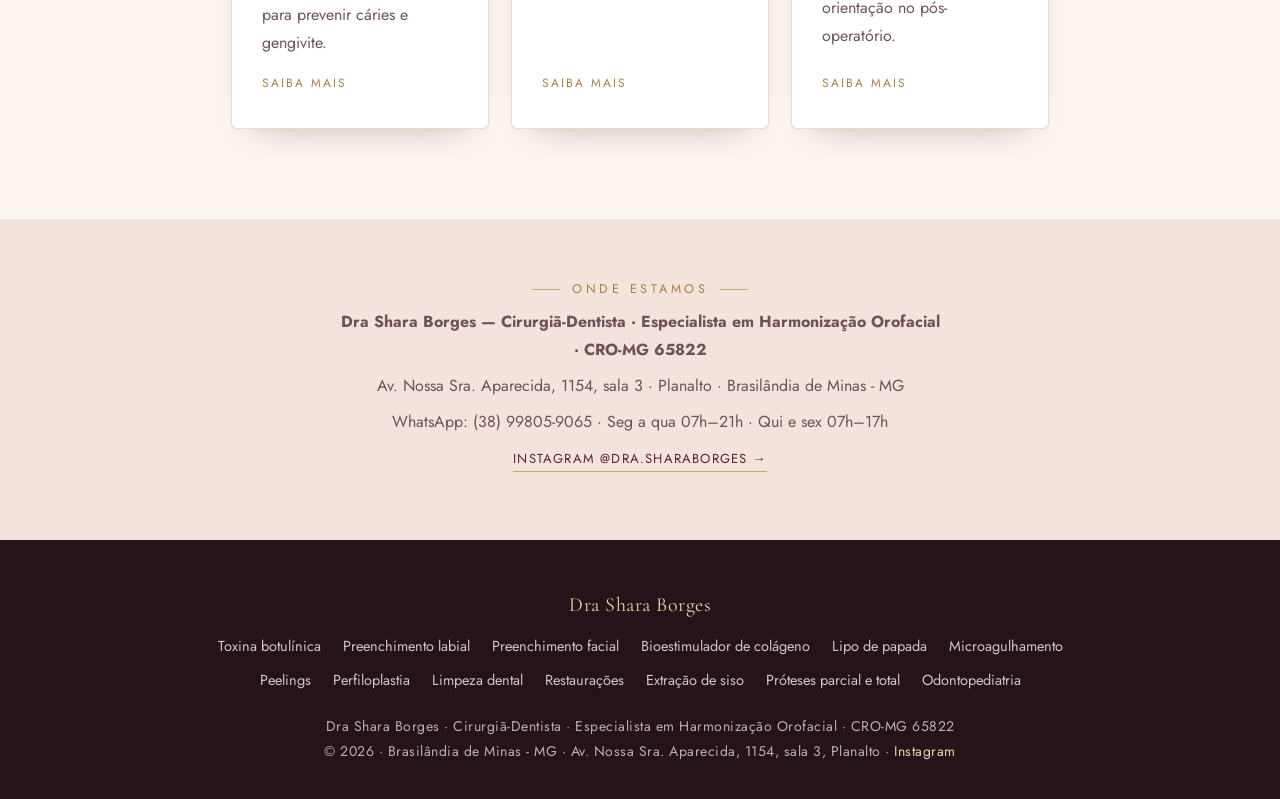
<file: odontopediatria-brasilandia-de-minas/index.html>
<!DOCTYPE html>
<html lang="pt-BR">
<head>
<meta charset="UTF-8">
<meta name="robots" content="noindex, nofollow">
<meta name="viewport" content="width=device-width, initial-scale=1.0">
<title>Odontopediatria em Brasilândia de Minas - MG | Dra Shara Borges</title>
<meta name="description" content="Odontopediatria em Brasilândia de Minas - MG: atendimento odontológico infantil com a dentista Dra Shara Borges.">
<link rel="canonical" href="https://annepriscilla.github.io/anne-dra-shara-borges/odontopediatria-brasilandia-de-minas/">
<meta property="og:type" content="website">
<meta property="og:locale" content="pt_BR">
<meta property="og:title" content="Odontopediatria em Brasilândia de Minas - MG | Dra Shara Borges">
<meta property="og:description" content="Odontopediatria em Brasilândia de Minas - MG: atendimento odontológico infantil com a dentista Dra Shara Borges.">
<meta property="og:url" content="https://annepriscilla.github.io/anne-dra-shara-borges/odontopediatria-brasilandia-de-minas/">
<meta property="og:image" content="https://annepriscilla.github.io/anne-dra-shara-borges/assets/capa-compartilhamento-c.jpg">
<meta property="og:image:width" content="1200">
<meta property="og:image:height" content="630">
<meta name="twitter:card" content="summary_large_image">
<link rel="preconnect" href="https://fonts.googleapis.com">
<link rel="preconnect" href="https://fonts.gstatic.com" crossorigin>
<link href="https://fonts.googleapis.com/css2?family=Cormorant+Garamond:ital,wght@0,400;0,500;0,600;1,400;1,500&family=Jost:wght@300;400;500;600&display=swap" rel="stylesheet">
<link rel="stylesheet" href="../assets/style.css">
<script type="application/ld+json">{"@context": "https://schema.org", "@type": "Service", "name": "Odontopediatria", "serviceType": "Odontopediatria", "url": "https://annepriscilla.github.io/anne-dra-shara-borges/odontopediatria-brasilandia-de-minas/", "description": "Odontopediatria em Brasilândia de Minas - MG: atendimento odontológico infantil com a dentista Dra Shara Borges.", "areaServed": {"@type": "City", "name": "Brasilândia de Minas"}, "provider": {"@id": "https://annepriscilla.github.io/anne-dra-shara-borges/#dentista"}}</script><script type="application/ld+json">{"@context": "https://schema.org", "@type": "FAQPage", "mainEntity": [{"@type": "Question", "name": "Com que idade levar a criança ao dentista?", "acceptedAnswer": {"@type": "Answer", "text": "Recomenda-se iniciar cedo, para acompanhar o desenvolvimento e orientar os responsáveis."}}, {"@type": "Question", "name": "Preciso tratar dente de leite?", "acceptedAnswer": {"@type": "Answer", "text": "Sim, quando há necessidade. Eles têm papel importante no desenvolvimento."}}, {"@type": "Question", "name": "Como agendar?", "acceptedAnswer": {"@type": "Answer", "text": "Pelo WhatsApp (38) 99805-9065."}}]}</script><script type="application/ld+json">{"@context": "https://schema.org", "@type": "BreadcrumbList", "itemListElement": [{"@type": "ListItem", "position": 1, "name": "Início", "item": "https://annepriscilla.github.io/anne-dra-shara-borges/"}, {"@type": "ListItem", "position": 2, "name": "Odontologia Geral", "item": "https://annepriscilla.github.io/anne-dra-shara-borges/#odontologia"}, {"@type": "ListItem", "position": 3, "name": "Odontopediatria", "item": "https://annepriscilla.github.io/anne-dra-shara-borges/odontopediatria-brasilandia-de-minas/"}]}</script><script type="application/ld+json">{"@context": "https://schema.org", "@type": "Dentist", "@id": "https://annepriscilla.github.io/anne-dra-shara-borges/#dentista", "name": "Dra Shara Borges — Cirurgiã-Dentista", "url": "https://annepriscilla.github.io/anne-dra-shara-borges/", "telephone": "+55-38-99805-9065", "description": "Cirurgiã-dentista em Brasilândia de Minas - MG: odontologia geral e harmonização orofacial.", "medicalSpecialty": "Dentistry", "image": "https://annepriscilla.github.io/anne-dra-shara-borges/assets/dra-shara.jpg", "sameAs": ["https://www.instagram.com/dra.sharaborges/", "https://www.google.com/maps?cid=5291907284782549508"], "hasMap": "https://www.google.com/maps?cid=5291907284782549508", "geo": {"@type": "GeoCoordinates", "latitude": -17.0038093, "longitude": -46.0063316}, "openingHoursSpecification": [{"@type": "OpeningHoursSpecification", "dayOfWeek": ["Monday", "Tuesday", "Wednesday"], "opens": "07:00", "closes": "21:00"}, {"@type": "OpeningHoursSpecification", "dayOfWeek": ["Thursday", "Friday"], "opens": "07:00", "closes": "17:00"}], "address": {"@type": "PostalAddress", "streetAddress": "Av. Nossa Sra. Aparecida, 1154, sala 3", "addressLocality": "Brasilândia de Minas", "addressRegion": "MG", "addressCountry": "BR"}, "areaServed": {"@type": "City", "name": "Brasilândia de Minas"}, "hasOfferCatalog": {"@type": "OfferCatalog", "name": "Serviços", "itemListElement": [{"@type": "Offer", "itemOffered": {"@type": "Service", "name": "Toxina botulínica (Botox)", "url": "https://annepriscilla.github.io/anne-dra-shara-borges/toxina-botulinica-brasilandia-de-minas/"}}, {"@type": "Offer", "itemOffered": {"@type": "Service", "name": "Preenchimento labial", "url": "https://annepriscilla.github.io/anne-dra-shara-borges/preenchimento-labial-brasilandia-de-minas/"}}, {"@type": "Offer", "itemOffered": {"@type": "Service", "name": "Preenchimento facial", "url": "https://annepriscilla.github.io/anne-dra-shara-borges/preenchimento-facial-brasilandia-de-minas/"}}, {"@type": "Offer", "itemOffered": {"@type": "Service", "name": "Bioestimulador de colágeno", "url": "https://annepriscilla.github.io/anne-dra-shara-borges/bioestimulador-de-colageno-brasilandia-de-minas/"}}, {"@type": "Offer", "itemOffered": {"@type": "Service", "name": "Lipo de papada", "url": "https://annepriscilla.github.io/anne-dra-shara-borges/lipo-de-papada-brasilandia-de-minas/"}}, {"@type": "Offer", "itemOffered": {"@type": "Service", "name": "Microagulhamento", "url": "https://annepriscilla.github.io/anne-dra-shara-borges/microagulhamento-brasilandia-de-minas/"}}, {"@type": "Offer", "itemOffered": {"@type": "Service", "name": "Peelings", "url": "https://annepriscilla.github.io/anne-dra-shara-borges/peelings-brasilandia-de-minas/"}}, {"@type": "Offer", "itemOffered": {"@type": "Service", "name": "Perfiloplastia", "url": "https://annepriscilla.github.io/anne-dra-shara-borges/perfiloplastia-brasilandia-de-minas/"}}, {"@type": "Offer", "itemOffered": {"@type": "Service", "name": "Limpeza dental (profilaxia)", "url": "https://annepriscilla.github.io/anne-dra-shara-borges/limpeza-dental-brasilandia-de-minas/"}}, {"@type": "Offer", "itemOffered": {"@type": "Service", "name": "Restaurações dentárias", "url": "https://annepriscilla.github.io/anne-dra-shara-borges/restauracoes-brasilandia-de-minas/"}}, {"@type": "Offer", "itemOffered": {"@type": "Service", "name": "Extração de siso", "url": "https://annepriscilla.github.io/anne-dra-shara-borges/extracao-de-siso-brasilandia-de-minas/"}}, {"@type": "Offer", "itemOffered": {"@type": "Service", "name": "Próteses removíveis (parcial e total)", "url": "https://annepriscilla.github.io/anne-dra-shara-borges/proteses-removiveis-brasilandia-de-minas/"}}, {"@type": "Offer", "itemOffered": {"@type": "Service", "name": "Odontopediatria", "url": "https://annepriscilla.github.io/anne-dra-shara-borges/odontopediatria-brasilandia-de-minas/"}}]}}</script>
</head>
<body>
<nav id="nav">
  <div class="nav-inner">
    <a href="../index.html" class="nav-logo">Dra Shara Borges</a>
    <div class="nav-links">
      <a href="../index.html#harmonizacao">Harmonização</a>
      <a href="../index.html#resultados">Resultados</a>
      <a href="../index.html#odontologia">Odontologia</a>
      <a href="../index.html#sobre">Sobre</a>
      <a href="../index.html#localizacao">Localização</a>
    </div>
    <a class="nav-cta" href="https://wa.me/5538998059065?text=Ol%C3%A1%2C%20vim%20pelo%20site%20e%20gostaria%20de%20agendar%20uma%20avalia%C3%A7%C3%A3o." target="_blank" rel="noopener">Agendar</a>
  </div>
</nav>
<header class="page-hero">
  <div class="in">
    <p class="crumbs"><a href="../index.html">Início</a> › <a href="../index.html#odontologia">Odontologia Geral</a> › Odontopediatria</p>
    <h1>Odontopediatria em Brasilândia de Minas - MG</h1>
    <p class="lead">Cuidado odontológico acolhedor para crianças, com foco em prevenção.</p>
    <a class="btn" href="https://wa.me/5538998059065?text=Ol%C3%A1%2C%20vim%20pelo%20Google%20e%20gostaria%20de%20saber%20mais%20sobre%20odontopediatria." target="_blank" rel="noopener">Agendar avaliação</a>
  </div>
</header>
<section class="prose"><div class="wrap">
  <h2>O que é odontopediatria</h2>
  <p>A odontopediatria cuida da saúde bucal de bebês, crianças e adolescentes. O foco é a prevenção e a criação de uma relação tranquila da criança com o dentista, o que faz diferença por toda a vida.</p><p>Cuidar dos dentes de leite também importa, pois eles orientam o crescimento dos dentes permanentes.</p>
</div></section>
<section class="prose"><div class="wrap">
  <h2>Para quem é indicado</h2>
  <ul class="checklist"><li>Primeira consulta odontológica da criança</li><li>Prevenção de cáries e orientação de higiene</li><li>Dentes de leite com cárie ou trauma</li><li>Acompanhamento do desenvolvimento bucal</li></ul>
</div></section>
<section class="prose"><div class="wrap">
  <h2>Como funciona a avaliação</h2>
  <p>O atendimento é conduzido com calma e linguagem adequada à idade, explicando cada passo para a criança e para os responsáveis.</p>
  <h2 style="margin-top:40px">Cuidados e acompanhamento</h2>
  <p>Os responsáveis recebem orientações de escovação, alimentação e retorno periódico, conforme a necessidade de cada criança.</p>
  <p class="nota-legal">Informações de caráter educativo. Toda indicação depende de avaliação individual com a cirurgiã-dentista, e os resultados variam de pessoa para pessoa.</p>
</div></section>
<section class="prose faq"><div class="wrap">
  <h2>Perguntas frequentes sobre odontopediatria</h2>
  <div class="faq-list" style="margin-top:20px"><details><summary>Com que idade levar a criança ao dentista?</summary><p>Recomenda-se iniciar cedo, para acompanhar o desenvolvimento e orientar os responsáveis.</p></details><details><summary>Preciso tratar dente de leite?</summary><p>Sim, quando há necessidade. Eles têm papel importante no desenvolvimento.</p></details><details><summary>Como agendar?</summary><p>Pelo WhatsApp (38) 99805-9065.</p></details></div>
</div></section>
<section class="cta-mid" style="margin-top:60px"><div class="cta-mid-inner">
  <h2>Quer saber se odontopediatria é indicado para você?</h2>
  <p>Converse com a Dra Shara pelo WhatsApp e agende sua avaliação em Brasilândia de Minas - MG.</p>
  <a class="btn" href="https://wa.me/5538998059065?text=Ol%C3%A1%2C%20vim%20pelo%20Google%20e%20gostaria%20de%20saber%20mais%20sobre%20odontopediatria." target="_blank" rel="noopener">Falar no WhatsApp</a>
</div></section>
<section class="related">
  <p class="section-label">Continue explorando</p>
  <h2>Outros serviços</h2>
  <div class="servicos-grid">
    <div class="servico"><div class="icon-ring"><svg viewBox="0 0 24 24" fill="none" stroke-width="1.6" stroke-linecap="round" stroke-linejoin="round" overflow="visible"><g transform="rotate(-38 12 12)"><rect x="9.6" y="2.5" width="4.8" height="7" rx="1.2"/><path d="M7.4 4.2h2.2M7.4 6.2h2.2M7.4 8.2h2.2"/><path d="M11 9.5v10.9a1 1 0 0 0 2 0V9.5"/></g><path d="M19 2.5l.7 1.8 1.8.7-1.8.7-.7 1.8-.7-1.8-1.8-.7 1.8-.7z"/></svg></div>
      <h3><a href="../limpeza-dental-brasilandia-de-minas/">Limpeza dental (profilaxia)</a></h3><p>Remoção de placa e tártaro para prevenir cáries e gengivite.</p><span class="mais">Saiba mais</span></div>
    <div class="servico"><div class="icon-ring"><svg viewBox="0 0 24 24" fill="none" stroke-width="1.6" stroke-linecap="round" stroke-linejoin="round" overflow="visible"><circle cx="9.5" cy="9.5" r="6.5"/><path d="M7 8.6c0-1.6 1-2.2 2.5-1.8 1.5-.4 2.5.2 2.5 1.8 0 1.6-.5 2.7-.8 4.3-.1.7-.7.7-.8 0-.1-.6-.4-1-.9-1s-.8.4-.9 1c-.1.7-.7.7-.8 0C7.5 11.3 7 10.2 7 8.6z"/><path d="M14.4 14.4l6.1 6.1"/></svg></div>
      <h3><a href="../restauracoes-brasilandia-de-minas/">Restaurações dentárias</a></h3><p>Recuperação de dentes com cárie, fratura ou desgaste.</p><span class="mais">Saiba mais</span></div>
    <div class="servico"><div class="icon-ring"><svg viewBox="0 0 24 24" fill="none" stroke-width="1.6" stroke-linecap="round" stroke-linejoin="round" overflow="visible"><rect x="8.2" y="2.4" width="3.3" height="8" rx="1.3"/><rect x="12.5" y="2.4" width="3.3" height="8" rx="1.3"/><circle cx="12" cy="12.4" r="1.7"/><g transform="translate(11 14) rotate(26)"><rect x="-1.2" y="0" width="2.4" height="9" rx="1.2"/></g><g transform="translate(13 14) rotate(-26)"><rect x="-1.2" y="0" width="2.4" height="9" rx="1.2"/></g></svg></div>
      <h3><a href="../extracao-de-siso-brasilandia-de-minas/">Extração de siso</a></h3><p>Avaliação e remoção dos dentes do siso, com orientação no pós-operatório.</p><span class="mais">Saiba mais</span></div>
  </div>
</section>
<section class="local-mini">
  <p class="section-label">Onde estamos</p>
  <p><strong>Dra Shara Borges — Cirurgiã-Dentista · Especialista em Harmonização Orofacial · CRO-MG 65822</strong></p>
  <p>Av. Nossa Sra. Aparecida, 1154, sala 3 · Planalto · Brasilândia de Minas - MG</p>
  <p>WhatsApp: (38) 99805-9065 · Seg a qua 07h–21h · Qui e sex 07h–17h</p>
  <p><a class="link-arrow" href="https://www.instagram.com/dra.sharaborges/" target="_blank" rel="noopener">Instagram @dra.sharaborges →</a></p>
</section>
<footer>
  <p class="foot-logo">Dra Shara Borges</p>
  <div class="foot-links"><a href="../toxina-botulinica-brasilandia-de-minas/">Toxina botulínica</a><a href="../preenchimento-labial-brasilandia-de-minas/">Preenchimento labial</a><a href="../preenchimento-facial-brasilandia-de-minas/">Preenchimento facial</a><a href="../bioestimulador-de-colageno-brasilandia-de-minas/">Bioestimulador de colágeno</a><a href="../lipo-de-papada-brasilandia-de-minas/">Lipo de papada</a><a href="../microagulhamento-brasilandia-de-minas/">Microagulhamento</a><a href="../peelings-brasilandia-de-minas/">Peelings</a><a href="../perfiloplastia-brasilandia-de-minas/">Perfiloplastia</a><a href="../limpeza-dental-brasilandia-de-minas/">Limpeza dental</a><a href="../restauracoes-brasilandia-de-minas/">Restaurações</a><a href="../extracao-de-siso-brasilandia-de-minas/">Extração de siso</a><a href="../proteses-removiveis-brasilandia-de-minas/">Próteses parcial e total</a><a href="../odontopediatria-brasilandia-de-minas/">Odontopediatria</a></div>
  <p>Dra Shara Borges · Cirurgiã-Dentista · Especialista em Harmonização Orofacial · CRO-MG 65822</p>
  <p>© 2026 · Brasilândia de Minas - MG · Av. Nossa Sra. Aparecida, 1154, sala 3, Planalto · <a href="https://www.instagram.com/dra.sharaborges/" target="_blank" rel="noopener">Instagram</a></p>
</footer>
<a class="whats-float" href="https://wa.me/5538998059065?text=Ol%C3%A1%2C%20vim%20pelo%20site%20e%20gostaria%20de%20agendar%20uma%20avalia%C3%A7%C3%A3o." target="_blank" rel="noopener" aria-label="WhatsApp">
  <svg viewBox="0 0 24 24" fill="none" stroke="currentColor" stroke-width="1.8" stroke-linecap="round" stroke-linejoin="round"><path d="M3 21l1.65-3.8a9 9 0 1 1 3.4 2.9L3 21"/></svg>
</a>
<script>
  const nav = document.getElementById('nav');
  window.addEventListener('scroll', () => nav.classList.toggle('scrolled', window.scrollY > 40));
  nav.classList.toggle('scrolled', window.scrollY > 40);
</script>
</body>
</html>
</file>
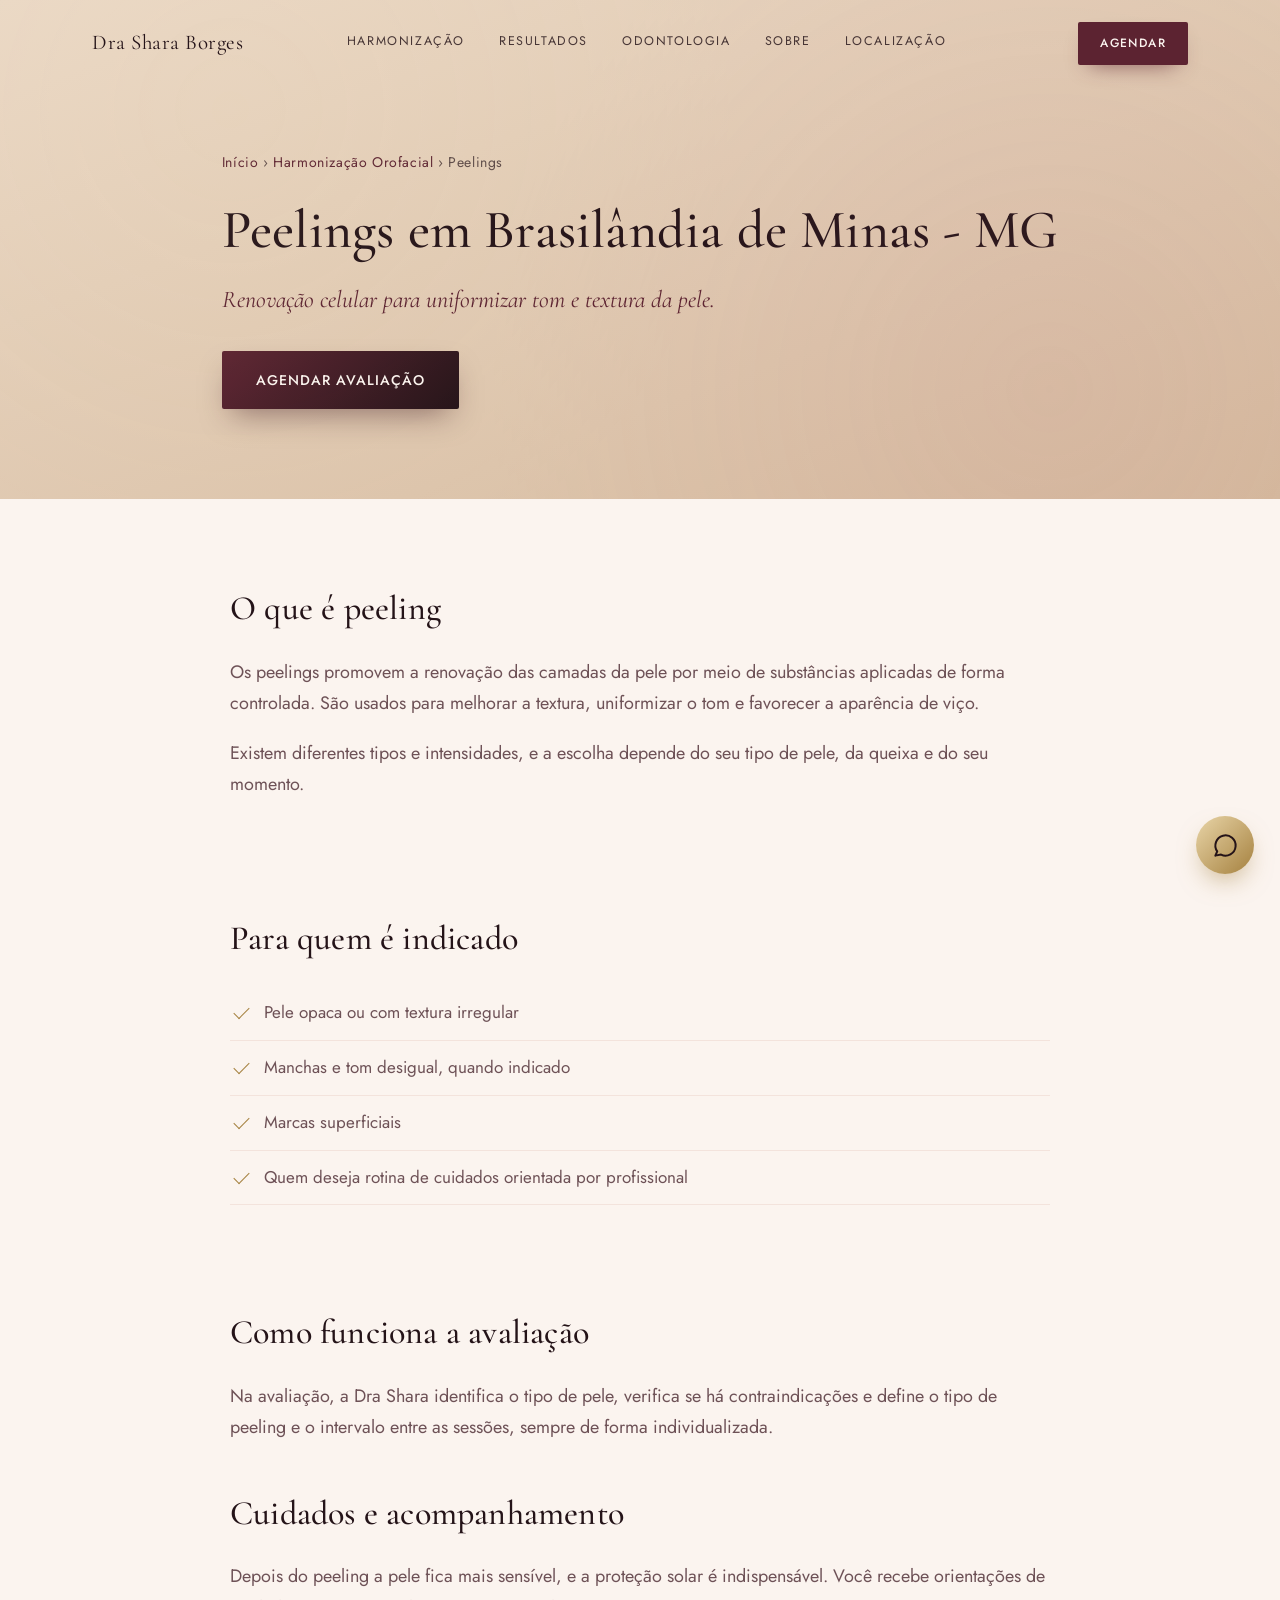
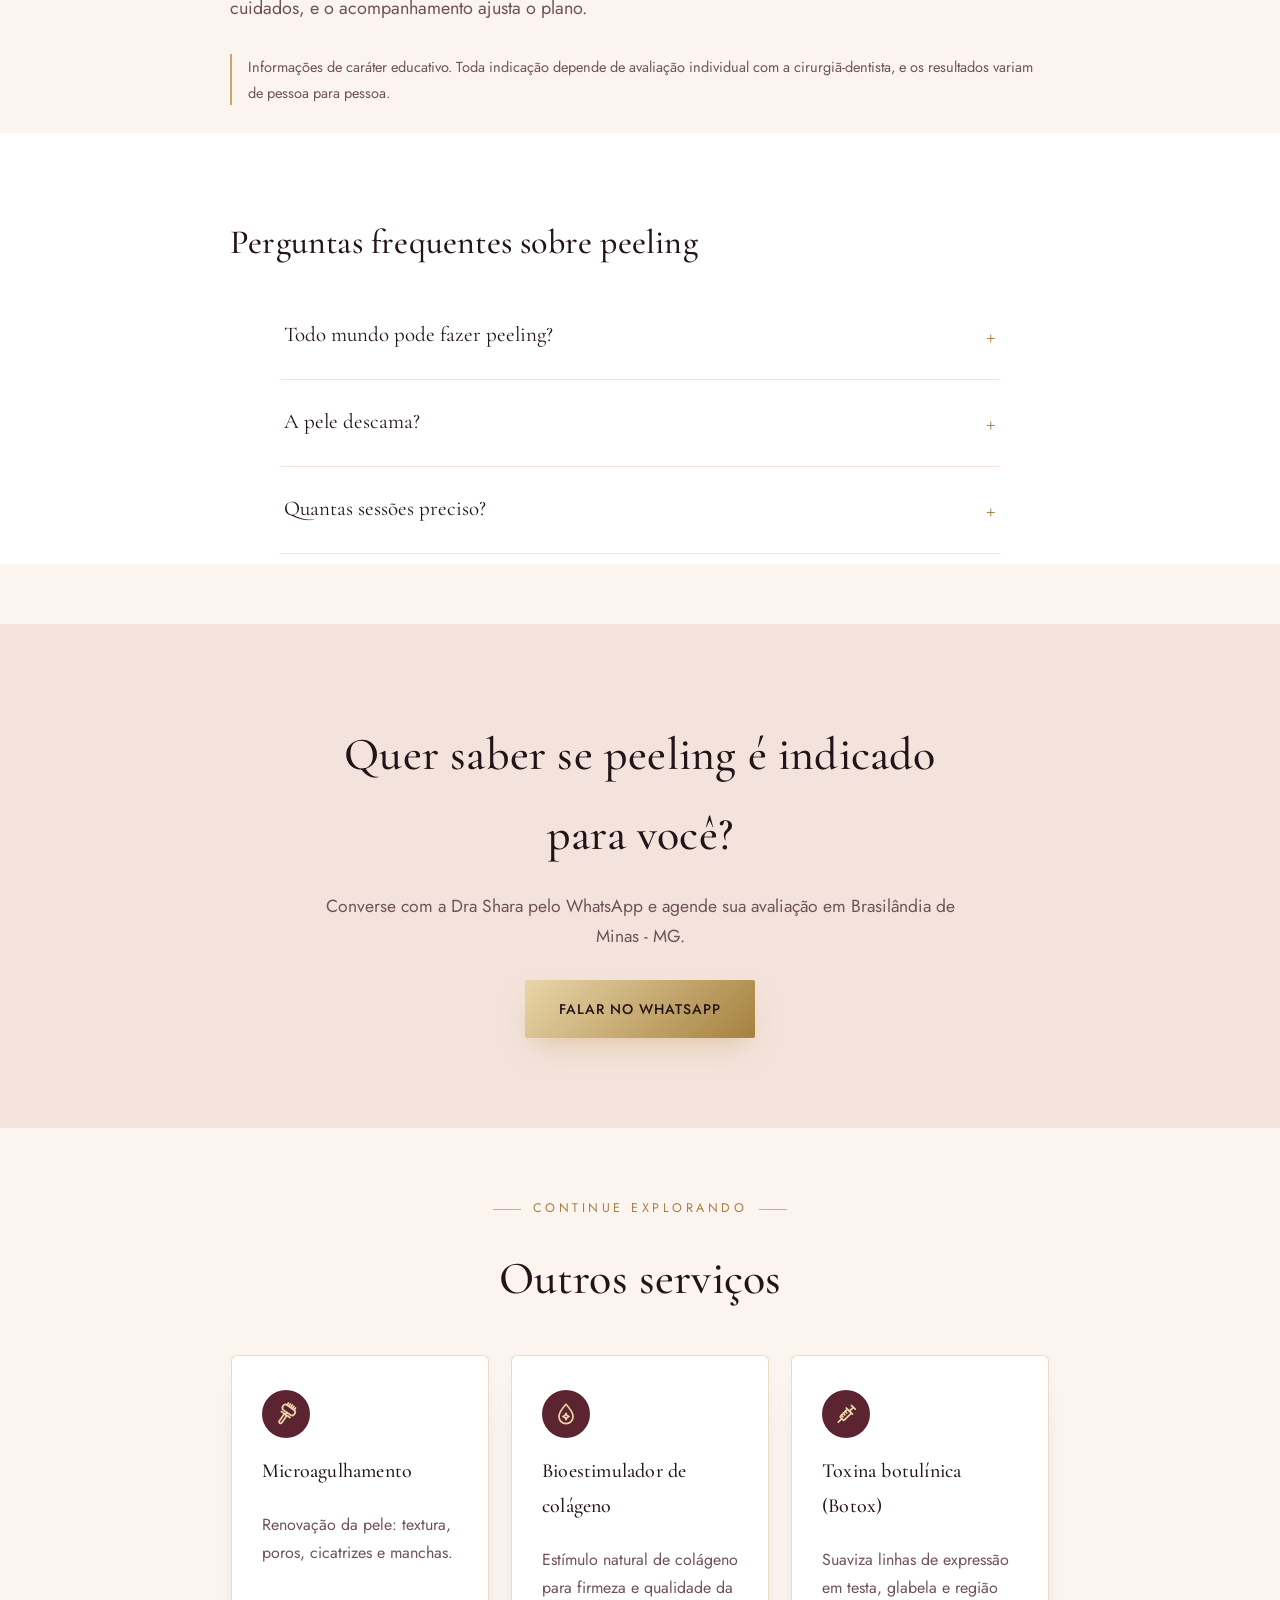
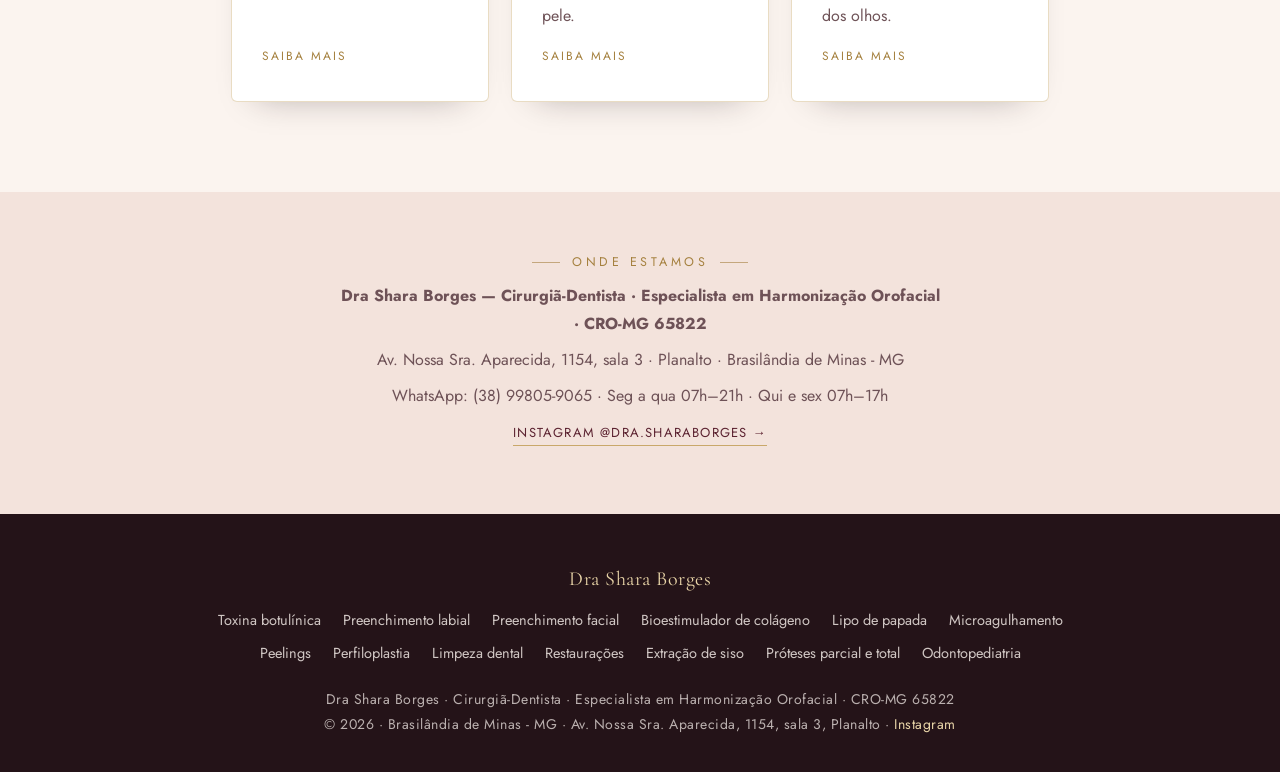
<file: peelings-brasilandia-de-minas/index.html>
<!DOCTYPE html>
<html lang="pt-BR">
<head>
<meta charset="UTF-8">
<meta name="robots" content="noindex, nofollow">
<meta name="viewport" content="width=device-width, initial-scale=1.0">
<title>Peelings em Brasilândia de Minas - MG | Dra Shara Borges</title>
<meta name="description" content="Peeling facial em Brasilândia de Minas - MG: renovação da pele, tom e textura. Avaliação individual com a Dra Shara Borges.">
<link rel="canonical" href="https://annepriscilla.github.io/anne-dra-shara-borges/peelings-brasilandia-de-minas/">
<meta property="og:type" content="website">
<meta property="og:locale" content="pt_BR">
<meta property="og:title" content="Peelings em Brasilândia de Minas - MG | Dra Shara Borges">
<meta property="og:description" content="Peeling facial em Brasilândia de Minas - MG: renovação da pele, tom e textura. Avaliação individual com a Dra Shara Borges.">
<meta property="og:url" content="https://annepriscilla.github.io/anne-dra-shara-borges/peelings-brasilandia-de-minas/">
<meta property="og:image" content="https://annepriscilla.github.io/anne-dra-shara-borges/assets/capa-compartilhamento-c.jpg">
<meta property="og:image:width" content="1200">
<meta property="og:image:height" content="630">
<meta name="twitter:card" content="summary_large_image">
<link rel="preconnect" href="https://fonts.googleapis.com">
<link rel="preconnect" href="https://fonts.gstatic.com" crossorigin>
<link href="https://fonts.googleapis.com/css2?family=Cormorant+Garamond:ital,wght@0,400;0,500;0,600;1,400;1,500&family=Jost:wght@300;400;500;600&display=swap" rel="stylesheet">
<link rel="stylesheet" href="../assets/style.css">
<script type="application/ld+json">{"@context": "https://schema.org", "@type": "Service", "name": "Peelings", "serviceType": "Peelings", "url": "https://annepriscilla.github.io/anne-dra-shara-borges/peelings-brasilandia-de-minas/", "description": "Peeling facial em Brasilândia de Minas - MG: renovação da pele, tom e textura. Avaliação individual com a Dra Shara Borges.", "areaServed": {"@type": "City", "name": "Brasilândia de Minas"}, "provider": {"@id": "https://annepriscilla.github.io/anne-dra-shara-borges/#dentista"}}</script><script type="application/ld+json">{"@context": "https://schema.org", "@type": "FAQPage", "mainEntity": [{"@type": "Question", "name": "Todo mundo pode fazer peeling?", "acceptedAnswer": {"@type": "Answer", "text": "Não. Existem indicações e contraindicações, avaliadas na consulta."}}, {"@type": "Question", "name": "A pele descama?", "acceptedAnswer": {"@type": "Answer", "text": "Pode ocorrer, conforme o tipo de peeling. Você é orientada sobre o que esperar."}}, {"@type": "Question", "name": "Quantas sessões preciso?", "acceptedAnswer": {"@type": "Answer", "text": "Depende do seu caso e do tipo de peeling, definidos na avaliação."}}]}</script><script type="application/ld+json">{"@context": "https://schema.org", "@type": "BreadcrumbList", "itemListElement": [{"@type": "ListItem", "position": 1, "name": "Início", "item": "https://annepriscilla.github.io/anne-dra-shara-borges/"}, {"@type": "ListItem", "position": 2, "name": "Harmonização Orofacial", "item": "https://annepriscilla.github.io/anne-dra-shara-borges/#harmonizacao"}, {"@type": "ListItem", "position": 3, "name": "Peelings", "item": "https://annepriscilla.github.io/anne-dra-shara-borges/peelings-brasilandia-de-minas/"}]}</script><script type="application/ld+json">{"@context": "https://schema.org", "@type": "Dentist", "@id": "https://annepriscilla.github.io/anne-dra-shara-borges/#dentista", "name": "Dra Shara Borges — Cirurgiã-Dentista", "url": "https://annepriscilla.github.io/anne-dra-shara-borges/", "telephone": "+55-38-99805-9065", "description": "Cirurgiã-dentista em Brasilândia de Minas - MG: odontologia geral e harmonização orofacial.", "medicalSpecialty": "Dentistry", "image": "https://annepriscilla.github.io/anne-dra-shara-borges/assets/dra-shara.jpg", "sameAs": ["https://www.instagram.com/dra.sharaborges/", "https://www.google.com/maps?cid=5291907284782549508"], "hasMap": "https://www.google.com/maps?cid=5291907284782549508", "geo": {"@type": "GeoCoordinates", "latitude": -17.0038093, "longitude": -46.0063316}, "openingHoursSpecification": [{"@type": "OpeningHoursSpecification", "dayOfWeek": ["Monday", "Tuesday", "Wednesday"], "opens": "07:00", "closes": "21:00"}, {"@type": "OpeningHoursSpecification", "dayOfWeek": ["Thursday", "Friday"], "opens": "07:00", "closes": "17:00"}], "address": {"@type": "PostalAddress", "streetAddress": "Av. Nossa Sra. Aparecida, 1154, sala 3", "addressLocality": "Brasilândia de Minas", "addressRegion": "MG", "addressCountry": "BR"}, "areaServed": {"@type": "City", "name": "Brasilândia de Minas"}, "hasOfferCatalog": {"@type": "OfferCatalog", "name": "Serviços", "itemListElement": [{"@type": "Offer", "itemOffered": {"@type": "Service", "name": "Toxina botulínica (Botox)", "url": "https://annepriscilla.github.io/anne-dra-shara-borges/toxina-botulinica-brasilandia-de-minas/"}}, {"@type": "Offer", "itemOffered": {"@type": "Service", "name": "Preenchimento labial", "url": "https://annepriscilla.github.io/anne-dra-shara-borges/preenchimento-labial-brasilandia-de-minas/"}}, {"@type": "Offer", "itemOffered": {"@type": "Service", "name": "Preenchimento facial", "url": "https://annepriscilla.github.io/anne-dra-shara-borges/preenchimento-facial-brasilandia-de-minas/"}}, {"@type": "Offer", "itemOffered": {"@type": "Service", "name": "Bioestimulador de colágeno", "url": "https://annepriscilla.github.io/anne-dra-shara-borges/bioestimulador-de-colageno-brasilandia-de-minas/"}}, {"@type": "Offer", "itemOffered": {"@type": "Service", "name": "Lipo de papada", "url": "https://annepriscilla.github.io/anne-dra-shara-borges/lipo-de-papada-brasilandia-de-minas/"}}, {"@type": "Offer", "itemOffered": {"@type": "Service", "name": "Microagulhamento", "url": "https://annepriscilla.github.io/anne-dra-shara-borges/microagulhamento-brasilandia-de-minas/"}}, {"@type": "Offer", "itemOffered": {"@type": "Service", "name": "Peelings", "url": "https://annepriscilla.github.io/anne-dra-shara-borges/peelings-brasilandia-de-minas/"}}, {"@type": "Offer", "itemOffered": {"@type": "Service", "name": "Perfiloplastia", "url": "https://annepriscilla.github.io/anne-dra-shara-borges/perfiloplastia-brasilandia-de-minas/"}}, {"@type": "Offer", "itemOffered": {"@type": "Service", "name": "Limpeza dental (profilaxia)", "url": "https://annepriscilla.github.io/anne-dra-shara-borges/limpeza-dental-brasilandia-de-minas/"}}, {"@type": "Offer", "itemOffered": {"@type": "Service", "name": "Restaurações dentárias", "url": "https://annepriscilla.github.io/anne-dra-shara-borges/restauracoes-brasilandia-de-minas/"}}, {"@type": "Offer", "itemOffered": {"@type": "Service", "name": "Extração de siso", "url": "https://annepriscilla.github.io/anne-dra-shara-borges/extracao-de-siso-brasilandia-de-minas/"}}, {"@type": "Offer", "itemOffered": {"@type": "Service", "name": "Próteses removíveis (parcial e total)", "url": "https://annepriscilla.github.io/anne-dra-shara-borges/proteses-removiveis-brasilandia-de-minas/"}}, {"@type": "Offer", "itemOffered": {"@type": "Service", "name": "Odontopediatria", "url": "https://annepriscilla.github.io/anne-dra-shara-borges/odontopediatria-brasilandia-de-minas/"}}]}}</script>
</head>
<body>
<nav id="nav">
  <div class="nav-inner">
    <a href="../index.html" class="nav-logo">Dra Shara Borges</a>
    <div class="nav-links">
      <a href="../index.html#harmonizacao">Harmonização</a>
      <a href="../index.html#resultados">Resultados</a>
      <a href="../index.html#odontologia">Odontologia</a>
      <a href="../index.html#sobre">Sobre</a>
      <a href="../index.html#localizacao">Localização</a>
    </div>
    <a class="nav-cta" href="https://wa.me/5538998059065?text=Ol%C3%A1%2C%20vim%20pelo%20site%20e%20gostaria%20de%20agendar%20uma%20avalia%C3%A7%C3%A3o." target="_blank" rel="noopener">Agendar</a>
  </div>
</nav>
<header class="page-hero">
  <div class="in">
    <p class="crumbs"><a href="../index.html">Início</a> › <a href="../index.html#harmonizacao">Harmonização Orofacial</a> › Peelings</p>
    <h1>Peelings em Brasilândia de Minas - MG</h1>
    <p class="lead">Renovação celular para uniformizar tom e textura da pele.</p>
    <a class="btn" href="https://wa.me/5538998059065?text=Ol%C3%A1%2C%20vim%20pelo%20Google%20e%20gostaria%20de%20saber%20mais%20sobre%20peeling." target="_blank" rel="noopener">Agendar avaliação</a>
  </div>
</header>
<section class="prose"><div class="wrap">
  <h2>O que é peeling</h2>
  <p>Os peelings promovem a renovação das camadas da pele por meio de substâncias aplicadas de forma controlada. São usados para melhorar a textura, uniformizar o tom e favorecer a aparência de viço.</p><p>Existem diferentes tipos e intensidades, e a escolha depende do seu tipo de pele, da queixa e do seu momento.</p>
</div></section>
<section class="prose"><div class="wrap">
  <h2>Para quem é indicado</h2>
  <ul class="checklist"><li>Pele opaca ou com textura irregular</li><li>Manchas e tom desigual, quando indicado</li><li>Marcas superficiais</li><li>Quem deseja rotina de cuidados orientada por profissional</li></ul>
</div></section>
<section class="prose"><div class="wrap">
  <h2>Como funciona a avaliação</h2>
  <p>Na avaliação, a Dra Shara identifica o tipo de pele, verifica se há contraindicações e define o tipo de peeling e o intervalo entre as sessões, sempre de forma individualizada.</p>
  <h2 style="margin-top:40px">Cuidados e acompanhamento</h2>
  <p>Depois do peeling a pele fica mais sensível, e a proteção solar é indispensável. Você recebe orientações de cuidados, e o acompanhamento ajusta o plano.</p>
  <p class="nota-legal">Informações de caráter educativo. Toda indicação depende de avaliação individual com a cirurgiã-dentista, e os resultados variam de pessoa para pessoa.</p>
</div></section>
<section class="prose faq"><div class="wrap">
  <h2>Perguntas frequentes sobre peeling</h2>
  <div class="faq-list" style="margin-top:20px"><details><summary>Todo mundo pode fazer peeling?</summary><p>Não. Existem indicações e contraindicações, avaliadas na consulta.</p></details><details><summary>A pele descama?</summary><p>Pode ocorrer, conforme o tipo de peeling. Você é orientada sobre o que esperar.</p></details><details><summary>Quantas sessões preciso?</summary><p>Depende do seu caso e do tipo de peeling, definidos na avaliação.</p></details></div>
</div></section>
<section class="cta-mid" style="margin-top:60px"><div class="cta-mid-inner">
  <h2>Quer saber se peeling é indicado para você?</h2>
  <p>Converse com a Dra Shara pelo WhatsApp e agende sua avaliação em Brasilândia de Minas - MG.</p>
  <a class="btn" href="https://wa.me/5538998059065?text=Ol%C3%A1%2C%20vim%20pelo%20Google%20e%20gostaria%20de%20saber%20mais%20sobre%20peeling." target="_blank" rel="noopener">Falar no WhatsApp</a>
</div></section>
<section class="related">
  <p class="section-label">Continue explorando</p>
  <h2>Outros serviços</h2>
  <div class="servicos-grid">
    <div class="servico"><div class="icon-ring"><svg viewBox="0 0 24 24" fill="none" stroke-width="1.6" stroke-linecap="round" stroke-linejoin="round" overflow="visible"><g transform="rotate(35 12 12)"><rect x="5.5" y="4.6" width="13" height="5.8" rx="2.9"/><path d="M8 2.4v2.2M10 2v2.6M12 1.8v2.8M14 2v2.6M16 2.4v2.2"/><path d="M12 10.4v2.2M7.2 12.6h9.6"/><rect x="10.6" y="12.6" width="2.8" height="9.6" rx="1.4"/></g></svg></div>
      <h3><a href="../microagulhamento-brasilandia-de-minas/">Microagulhamento</a></h3><p>Renovação da pele: textura, poros, cicatrizes e manchas.</p><span class="mais">Saiba mais</span></div>
    <div class="servico"><div class="icon-ring"><svg viewBox="0 0 24 24" fill="none" stroke-width="1.6" stroke-linecap="round" stroke-linejoin="round" overflow="visible"><path d="M12 3C12 3 5.5 10 5.5 14.4a6.5 6.5 0 0 0 13 0C18.5 10 12 3 12 3z"/><path d="M12 11.4l.9 2 2 .9-2 .9-.9 2-.9-2-2-.9 2-.9z"/></svg></div>
      <h3><a href="../bioestimulador-de-colageno-brasilandia-de-minas/">Bioestimulador de colágeno</a></h3><p>Estímulo natural de colágeno para firmeza e qualidade da pele.</p><span class="mais">Saiba mais</span></div>
    <div class="servico"><div class="icon-ring"><svg viewBox="0 0 24 24" fill="none" stroke-width="1.6" stroke-linecap="round" stroke-linejoin="round" overflow="visible"><g transform="rotate(45 12 12.5)"><path d="M12 22.5V18"/><rect x="9.5" y="8" width="5" height="10" rx="1"/><path d="M8 8h8"/><path d="M12 8V3"/><path d="M9.5 3h5"/><path d="M9.5 11h2M9.5 13.5h2M9.5 16h2"/></g></svg></div>
      <h3><a href="../toxina-botulinica-brasilandia-de-minas/">Toxina botulínica (Botox)</a></h3><p>Suaviza linhas de expressão em testa, glabela e região dos olhos.</p><span class="mais">Saiba mais</span></div>
  </div>
</section>
<section class="local-mini">
  <p class="section-label">Onde estamos</p>
  <p><strong>Dra Shara Borges — Cirurgiã-Dentista · Especialista em Harmonização Orofacial · CRO-MG 65822</strong></p>
  <p>Av. Nossa Sra. Aparecida, 1154, sala 3 · Planalto · Brasilândia de Minas - MG</p>
  <p>WhatsApp: (38) 99805-9065 · Seg a qua 07h–21h · Qui e sex 07h–17h</p>
  <p><a class="link-arrow" href="https://www.instagram.com/dra.sharaborges/" target="_blank" rel="noopener">Instagram @dra.sharaborges →</a></p>
</section>
<footer>
  <p class="foot-logo">Dra Shara Borges</p>
  <div class="foot-links"><a href="../toxina-botulinica-brasilandia-de-minas/">Toxina botulínica</a><a href="../preenchimento-labial-brasilandia-de-minas/">Preenchimento labial</a><a href="../preenchimento-facial-brasilandia-de-minas/">Preenchimento facial</a><a href="../bioestimulador-de-colageno-brasilandia-de-minas/">Bioestimulador de colágeno</a><a href="../lipo-de-papada-brasilandia-de-minas/">Lipo de papada</a><a href="../microagulhamento-brasilandia-de-minas/">Microagulhamento</a><a href="../peelings-brasilandia-de-minas/">Peelings</a><a href="../perfiloplastia-brasilandia-de-minas/">Perfiloplastia</a><a href="../limpeza-dental-brasilandia-de-minas/">Limpeza dental</a><a href="../restauracoes-brasilandia-de-minas/">Restaurações</a><a href="../extracao-de-siso-brasilandia-de-minas/">Extração de siso</a><a href="../proteses-removiveis-brasilandia-de-minas/">Próteses parcial e total</a><a href="../odontopediatria-brasilandia-de-minas/">Odontopediatria</a></div>
  <p>Dra Shara Borges · Cirurgiã-Dentista · Especialista em Harmonização Orofacial · CRO-MG 65822</p>
  <p>© 2026 · Brasilândia de Minas - MG · Av. Nossa Sra. Aparecida, 1154, sala 3, Planalto · <a href="https://www.instagram.com/dra.sharaborges/" target="_blank" rel="noopener">Instagram</a></p>
</footer>
<a class="whats-float" href="https://wa.me/5538998059065?text=Ol%C3%A1%2C%20vim%20pelo%20site%20e%20gostaria%20de%20agendar%20uma%20avalia%C3%A7%C3%A3o." target="_blank" rel="noopener" aria-label="WhatsApp">
  <svg viewBox="0 0 24 24" fill="none" stroke="currentColor" stroke-width="1.8" stroke-linecap="round" stroke-linejoin="round"><path d="M3 21l1.65-3.8a9 9 0 1 1 3.4 2.9L3 21"/></svg>
</a>
<script>
  const nav = document.getElementById('nav');
  window.addEventListener('scroll', () => nav.classList.toggle('scrolled', window.scrollY > 40));
  nav.classList.toggle('scrolled', window.scrollY > 40);
</script>
</body>
</html>
</file>
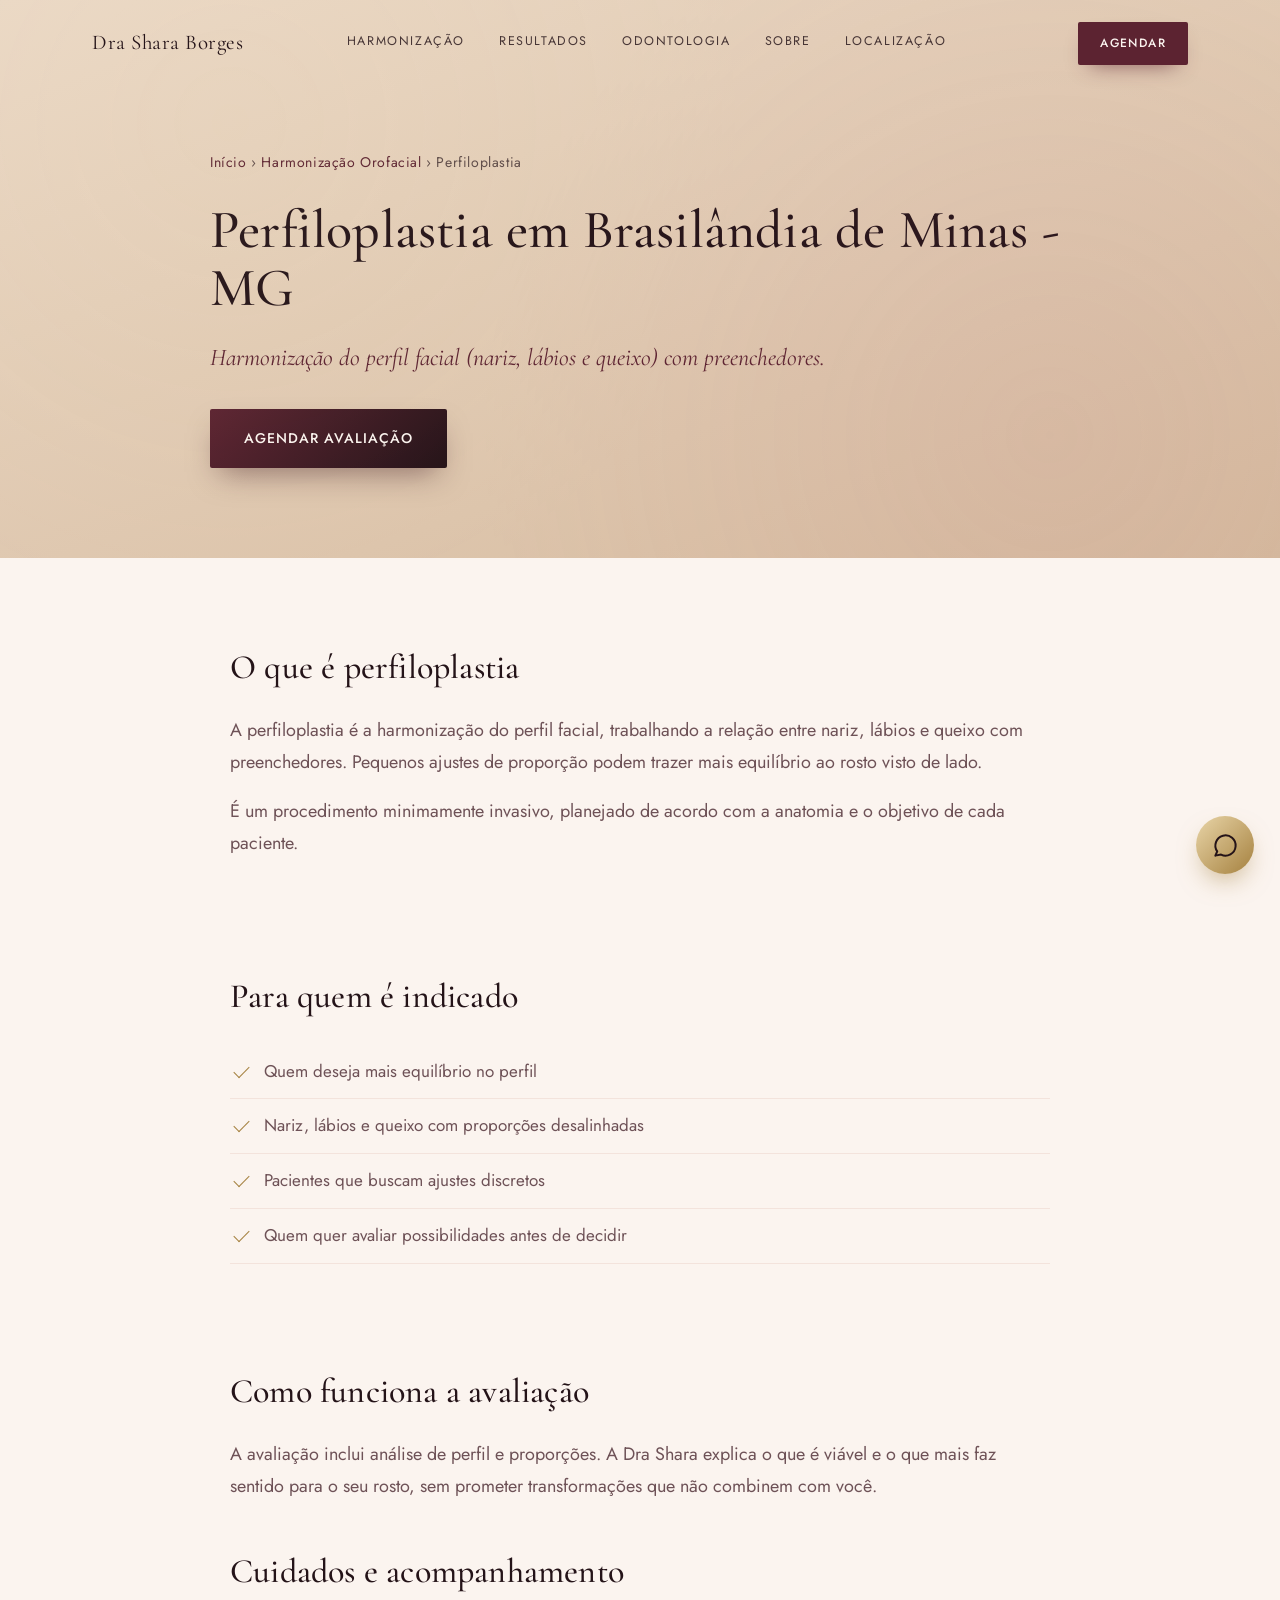
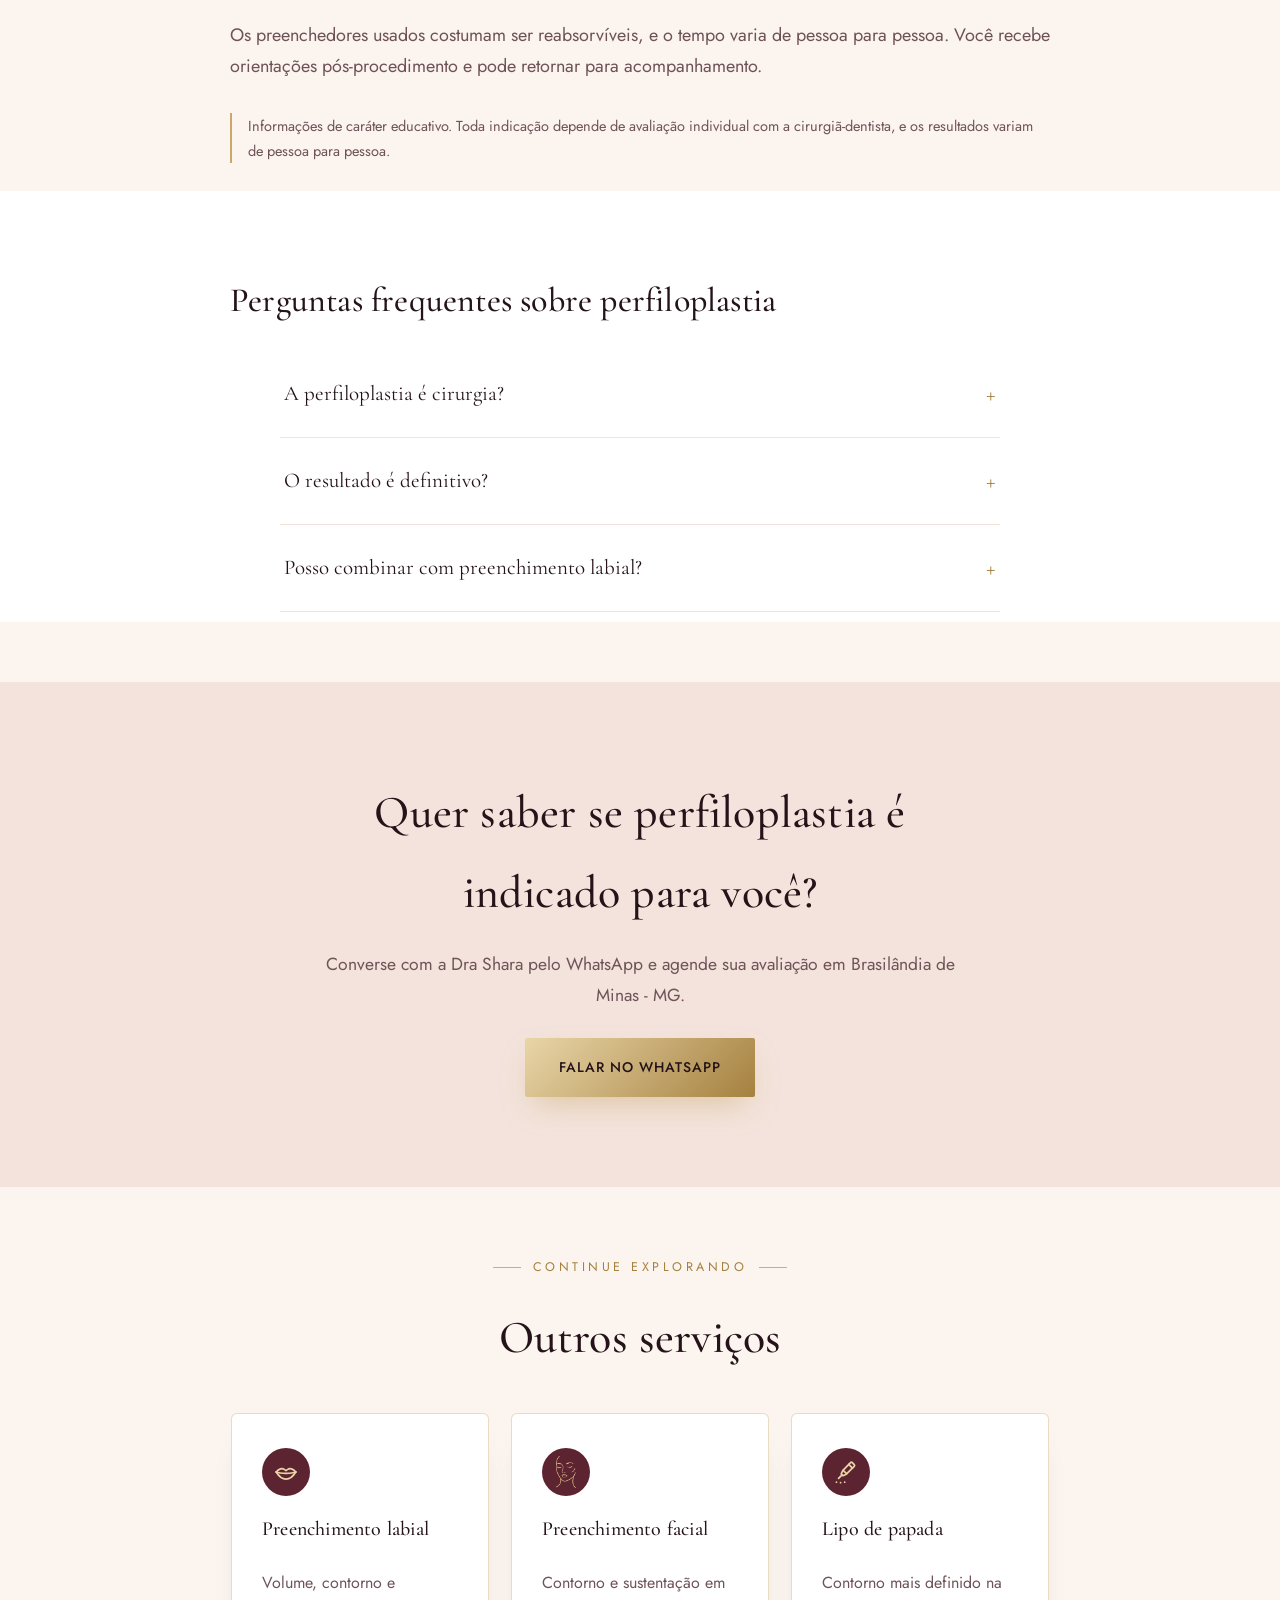
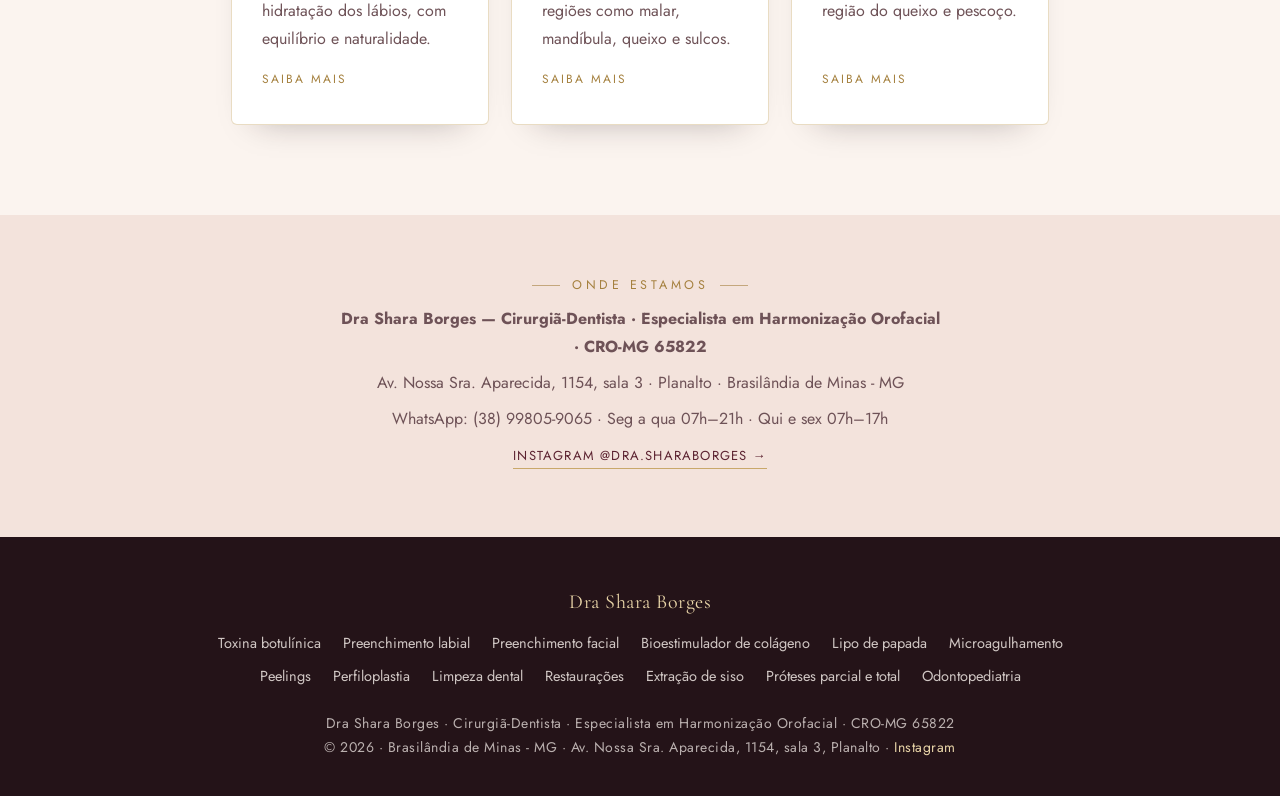
<file: perfiloplastia-brasilandia-de-minas/index.html>
<!DOCTYPE html>
<html lang="pt-BR">
<head>
<meta charset="UTF-8">
<meta name="robots" content="noindex, nofollow">
<meta name="viewport" content="width=device-width, initial-scale=1.0">
<title>Perfiloplastia em Brasilândia de Minas - MG | Dra Shara Borges</title>
<meta name="description" content="Perfiloplastia em Brasilândia de Minas - MG: harmonização do perfil do rosto com a cirurgiã-dentista Dra Shara Borges.">
<link rel="canonical" href="https://annepriscilla.github.io/anne-dra-shara-borges/perfiloplastia-brasilandia-de-minas/">
<meta property="og:type" content="website">
<meta property="og:locale" content="pt_BR">
<meta property="og:title" content="Perfiloplastia em Brasilândia de Minas - MG | Dra Shara Borges">
<meta property="og:description" content="Perfiloplastia em Brasilândia de Minas - MG: harmonização do perfil do rosto com a cirurgiã-dentista Dra Shara Borges.">
<meta property="og:url" content="https://annepriscilla.github.io/anne-dra-shara-borges/perfiloplastia-brasilandia-de-minas/">
<meta property="og:image" content="https://annepriscilla.github.io/anne-dra-shara-borges/assets/capa-compartilhamento-c.jpg">
<meta property="og:image:width" content="1200">
<meta property="og:image:height" content="630">
<meta name="twitter:card" content="summary_large_image">
<link rel="preconnect" href="https://fonts.googleapis.com">
<link rel="preconnect" href="https://fonts.gstatic.com" crossorigin>
<link href="https://fonts.googleapis.com/css2?family=Cormorant+Garamond:ital,wght@0,400;0,500;0,600;1,400;1,500&family=Jost:wght@300;400;500;600&display=swap" rel="stylesheet">
<link rel="stylesheet" href="../assets/style.css">
<script type="application/ld+json">{"@context": "https://schema.org", "@type": "Service", "name": "Perfiloplastia", "serviceType": "Perfiloplastia", "url": "https://annepriscilla.github.io/anne-dra-shara-borges/perfiloplastia-brasilandia-de-minas/", "description": "Perfiloplastia em Brasilândia de Minas - MG: harmonização do perfil do rosto com a cirurgiã-dentista Dra Shara Borges.", "areaServed": {"@type": "City", "name": "Brasilândia de Minas"}, "provider": {"@id": "https://annepriscilla.github.io/anne-dra-shara-borges/#dentista"}}</script><script type="application/ld+json">{"@context": "https://schema.org", "@type": "FAQPage", "mainEntity": [{"@type": "Question", "name": "A perfiloplastia é cirurgia?", "acceptedAnswer": {"@type": "Answer", "text": "É um procedimento minimamente invasivo com preenchedores, indicado após avaliação individual."}}, {"@type": "Question", "name": "O resultado é definitivo?", "acceptedAnswer": {"@type": "Answer", "text": "Os preenchedores são, em geral, reabsorvidos ao longo do tempo."}}, {"@type": "Question", "name": "Posso combinar com preenchimento labial?", "acceptedAnswer": {"@type": "Answer", "text": "Quando indicado, sim. O plano considera o perfil como um todo."}}]}</script><script type="application/ld+json">{"@context": "https://schema.org", "@type": "BreadcrumbList", "itemListElement": [{"@type": "ListItem", "position": 1, "name": "Início", "item": "https://annepriscilla.github.io/anne-dra-shara-borges/"}, {"@type": "ListItem", "position": 2, "name": "Harmonização Orofacial", "item": "https://annepriscilla.github.io/anne-dra-shara-borges/#harmonizacao"}, {"@type": "ListItem", "position": 3, "name": "Perfiloplastia", "item": "https://annepriscilla.github.io/anne-dra-shara-borges/perfiloplastia-brasilandia-de-minas/"}]}</script><script type="application/ld+json">{"@context": "https://schema.org", "@type": "Dentist", "@id": "https://annepriscilla.github.io/anne-dra-shara-borges/#dentista", "name": "Dra Shara Borges — Cirurgiã-Dentista", "url": "https://annepriscilla.github.io/anne-dra-shara-borges/", "telephone": "+55-38-99805-9065", "description": "Cirurgiã-dentista em Brasilândia de Minas - MG: odontologia geral e harmonização orofacial.", "medicalSpecialty": "Dentistry", "image": "https://annepriscilla.github.io/anne-dra-shara-borges/assets/dra-shara.jpg", "sameAs": ["https://www.instagram.com/dra.sharaborges/", "https://www.google.com/maps?cid=5291907284782549508"], "hasMap": "https://www.google.com/maps?cid=5291907284782549508", "geo": {"@type": "GeoCoordinates", "latitude": -17.0038093, "longitude": -46.0063316}, "openingHoursSpecification": [{"@type": "OpeningHoursSpecification", "dayOfWeek": ["Monday", "Tuesday", "Wednesday"], "opens": "07:00", "closes": "21:00"}, {"@type": "OpeningHoursSpecification", "dayOfWeek": ["Thursday", "Friday"], "opens": "07:00", "closes": "17:00"}], "address": {"@type": "PostalAddress", "streetAddress": "Av. Nossa Sra. Aparecida, 1154, sala 3", "addressLocality": "Brasilândia de Minas", "addressRegion": "MG", "addressCountry": "BR"}, "areaServed": {"@type": "City", "name": "Brasilândia de Minas"}, "hasOfferCatalog": {"@type": "OfferCatalog", "name": "Serviços", "itemListElement": [{"@type": "Offer", "itemOffered": {"@type": "Service", "name": "Toxina botulínica (Botox)", "url": "https://annepriscilla.github.io/anne-dra-shara-borges/toxina-botulinica-brasilandia-de-minas/"}}, {"@type": "Offer", "itemOffered": {"@type": "Service", "name": "Preenchimento labial", "url": "https://annepriscilla.github.io/anne-dra-shara-borges/preenchimento-labial-brasilandia-de-minas/"}}, {"@type": "Offer", "itemOffered": {"@type": "Service", "name": "Preenchimento facial", "url": "https://annepriscilla.github.io/anne-dra-shara-borges/preenchimento-facial-brasilandia-de-minas/"}}, {"@type": "Offer", "itemOffered": {"@type": "Service", "name": "Bioestimulador de colágeno", "url": "https://annepriscilla.github.io/anne-dra-shara-borges/bioestimulador-de-colageno-brasilandia-de-minas/"}}, {"@type": "Offer", "itemOffered": {"@type": "Service", "name": "Lipo de papada", "url": "https://annepriscilla.github.io/anne-dra-shara-borges/lipo-de-papada-brasilandia-de-minas/"}}, {"@type": "Offer", "itemOffered": {"@type": "Service", "name": "Microagulhamento", "url": "https://annepriscilla.github.io/anne-dra-shara-borges/microagulhamento-brasilandia-de-minas/"}}, {"@type": "Offer", "itemOffered": {"@type": "Service", "name": "Peelings", "url": "https://annepriscilla.github.io/anne-dra-shara-borges/peelings-brasilandia-de-minas/"}}, {"@type": "Offer", "itemOffered": {"@type": "Service", "name": "Perfiloplastia", "url": "https://annepriscilla.github.io/anne-dra-shara-borges/perfiloplastia-brasilandia-de-minas/"}}, {"@type": "Offer", "itemOffered": {"@type": "Service", "name": "Limpeza dental (profilaxia)", "url": "https://annepriscilla.github.io/anne-dra-shara-borges/limpeza-dental-brasilandia-de-minas/"}}, {"@type": "Offer", "itemOffered": {"@type": "Service", "name": "Restaurações dentárias", "url": "https://annepriscilla.github.io/anne-dra-shara-borges/restauracoes-brasilandia-de-minas/"}}, {"@type": "Offer", "itemOffered": {"@type": "Service", "name": "Extração de siso", "url": "https://annepriscilla.github.io/anne-dra-shara-borges/extracao-de-siso-brasilandia-de-minas/"}}, {"@type": "Offer", "itemOffered": {"@type": "Service", "name": "Próteses removíveis (parcial e total)", "url": "https://annepriscilla.github.io/anne-dra-shara-borges/proteses-removiveis-brasilandia-de-minas/"}}, {"@type": "Offer", "itemOffered": {"@type": "Service", "name": "Odontopediatria", "url": "https://annepriscilla.github.io/anne-dra-shara-borges/odontopediatria-brasilandia-de-minas/"}}]}}</script>
</head>
<body>
<nav id="nav">
  <div class="nav-inner">
    <a href="../index.html" class="nav-logo">Dra Shara Borges</a>
    <div class="nav-links">
      <a href="../index.html#harmonizacao">Harmonização</a>
      <a href="../index.html#resultados">Resultados</a>
      <a href="../index.html#odontologia">Odontologia</a>
      <a href="../index.html#sobre">Sobre</a>
      <a href="../index.html#localizacao">Localização</a>
    </div>
    <a class="nav-cta" href="https://wa.me/5538998059065?text=Ol%C3%A1%2C%20vim%20pelo%20site%20e%20gostaria%20de%20agendar%20uma%20avalia%C3%A7%C3%A3o." target="_blank" rel="noopener">Agendar</a>
  </div>
</nav>
<header class="page-hero">
  <div class="in">
    <p class="crumbs"><a href="../index.html">Início</a> › <a href="../index.html#harmonizacao">Harmonização Orofacial</a> › Perfiloplastia</p>
    <h1>Perfiloplastia em Brasilândia de Minas - MG</h1>
    <p class="lead">Harmonização do perfil facial (nariz, lábios e queixo) com preenchedores.</p>
    <a class="btn" href="https://wa.me/5538998059065?text=Ol%C3%A1%2C%20vim%20pelo%20Google%20e%20gostaria%20de%20saber%20mais%20sobre%20perfiloplastia." target="_blank" rel="noopener">Agendar avaliação</a>
  </div>
</header>
<section class="prose"><div class="wrap">
  <h2>O que é perfiloplastia</h2>
  <p>A perfiloplastia é a harmonização do perfil facial, trabalhando a relação entre nariz, lábios e queixo com preenchedores. Pequenos ajustes de proporção podem trazer mais equilíbrio ao rosto visto de lado.</p><p>É um procedimento minimamente invasivo, planejado de acordo com a anatomia e o objetivo de cada paciente.</p>
</div></section>
<section class="prose"><div class="wrap">
  <h2>Para quem é indicado</h2>
  <ul class="checklist"><li>Quem deseja mais equilíbrio no perfil</li><li>Nariz, lábios e queixo com proporções desalinhadas</li><li>Pacientes que buscam ajustes discretos</li><li>Quem quer avaliar possibilidades antes de decidir</li></ul>
</div></section>
<section class="prose"><div class="wrap">
  <h2>Como funciona a avaliação</h2>
  <p>A avaliação inclui análise de perfil e proporções. A Dra Shara explica o que é viável e o que mais faz sentido para o seu rosto, sem prometer transformações que não combinem com você.</p>
  <h2 style="margin-top:40px">Cuidados e acompanhamento</h2>
  <p>Os preenchedores usados costumam ser reabsorvíveis, e o tempo varia de pessoa para pessoa. Você recebe orientações pós-procedimento e pode retornar para acompanhamento.</p>
  <p class="nota-legal">Informações de caráter educativo. Toda indicação depende de avaliação individual com a cirurgiã-dentista, e os resultados variam de pessoa para pessoa.</p>
</div></section>
<section class="prose faq"><div class="wrap">
  <h2>Perguntas frequentes sobre perfiloplastia</h2>
  <div class="faq-list" style="margin-top:20px"><details><summary>A perfiloplastia é cirurgia?</summary><p>É um procedimento minimamente invasivo com preenchedores, indicado após avaliação individual.</p></details><details><summary>O resultado é definitivo?</summary><p>Os preenchedores são, em geral, reabsorvidos ao longo do tempo.</p></details><details><summary>Posso combinar com preenchimento labial?</summary><p>Quando indicado, sim. O plano considera o perfil como um todo.</p></details></div>
</div></section>
<section class="cta-mid" style="margin-top:60px"><div class="cta-mid-inner">
  <h2>Quer saber se perfiloplastia é indicado para você?</h2>
  <p>Converse com a Dra Shara pelo WhatsApp e agende sua avaliação em Brasilândia de Minas - MG.</p>
  <a class="btn" href="https://wa.me/5538998059065?text=Ol%C3%A1%2C%20vim%20pelo%20Google%20e%20gostaria%20de%20saber%20mais%20sobre%20perfiloplastia." target="_blank" rel="noopener">Falar no WhatsApp</a>
</div></section>
<section class="related">
  <p class="section-label">Continue explorando</p>
  <h2>Outros serviços</h2>
  <div class="servicos-grid">
    <div class="servico"><div class="icon-ring"><svg viewBox="0 0 24 24" fill="none" stroke-width="1.6" stroke-linecap="round" stroke-linejoin="round" overflow="visible"><path d="M3 12c2.4-3.2 5.6-3.8 7.4-2.4L12 10.7l1.6-1.1c1.8-1.4 5-.8 7.4 2.4"/><path d="M3 12c4 1.6 14 1.6 18 0"/><path d="M3 12c3 5 6.6 6.6 9 6.6s6-1.6 9-6.6"/></svg></div>
      <h3><a href="../preenchimento-labial-brasilandia-de-minas/">Preenchimento labial</a></h3><p>Volume, contorno e hidratação dos lábios, com equilíbrio e naturalidade.</p><span class="mais">Saiba mais</span></div>
    <div class="servico"><div class="icon-ring"><img src="../assets/icones/preenchimento-facial.png" alt="" width="19" height="32"></div>
      <h3><a href="../preenchimento-facial-brasilandia-de-minas/">Preenchimento facial</a></h3><p>Contorno e sustentação em regiões como malar, mandíbula, queixo e sulcos.</p><span class="mais">Saiba mais</span></div>
    <div class="servico"><div class="icon-ring"><svg viewBox="0 0 24 24" fill="none" stroke-width="1.6" stroke-linecap="round" stroke-linejoin="round" overflow="visible"><g transform="rotate(45 12 11)"><rect x="9.6" y="1.5" width="4.8" height="11" rx="1.2"/><path d="M9.6 12.5l1.2 3.6h2.4l1.2-3.6"/><path d="M12 16.1v4.6"/><path d="M9.6 5h4.8"/></g><path d="M3.2 21.4h.01M7 21.9h.01M10.8 21.4h.01"/></svg></div>
      <h3><a href="../lipo-de-papada-brasilandia-de-minas/">Lipo de papada</a></h3><p>Contorno mais definido na região do queixo e pescoço.</p><span class="mais">Saiba mais</span></div>
  </div>
</section>
<section class="local-mini">
  <p class="section-label">Onde estamos</p>
  <p><strong>Dra Shara Borges — Cirurgiã-Dentista · Especialista em Harmonização Orofacial · CRO-MG 65822</strong></p>
  <p>Av. Nossa Sra. Aparecida, 1154, sala 3 · Planalto · Brasilândia de Minas - MG</p>
  <p>WhatsApp: (38) 99805-9065 · Seg a qua 07h–21h · Qui e sex 07h–17h</p>
  <p><a class="link-arrow" href="https://www.instagram.com/dra.sharaborges/" target="_blank" rel="noopener">Instagram @dra.sharaborges →</a></p>
</section>
<footer>
  <p class="foot-logo">Dra Shara Borges</p>
  <div class="foot-links"><a href="../toxina-botulinica-brasilandia-de-minas/">Toxina botulínica</a><a href="../preenchimento-labial-brasilandia-de-minas/">Preenchimento labial</a><a href="../preenchimento-facial-brasilandia-de-minas/">Preenchimento facial</a><a href="../bioestimulador-de-colageno-brasilandia-de-minas/">Bioestimulador de colágeno</a><a href="../lipo-de-papada-brasilandia-de-minas/">Lipo de papada</a><a href="../microagulhamento-brasilandia-de-minas/">Microagulhamento</a><a href="../peelings-brasilandia-de-minas/">Peelings</a><a href="../perfiloplastia-brasilandia-de-minas/">Perfiloplastia</a><a href="../limpeza-dental-brasilandia-de-minas/">Limpeza dental</a><a href="../restauracoes-brasilandia-de-minas/">Restaurações</a><a href="../extracao-de-siso-brasilandia-de-minas/">Extração de siso</a><a href="../proteses-removiveis-brasilandia-de-minas/">Próteses parcial e total</a><a href="../odontopediatria-brasilandia-de-minas/">Odontopediatria</a></div>
  <p>Dra Shara Borges · Cirurgiã-Dentista · Especialista em Harmonização Orofacial · CRO-MG 65822</p>
  <p>© 2026 · Brasilândia de Minas - MG · Av. Nossa Sra. Aparecida, 1154, sala 3, Planalto · <a href="https://www.instagram.com/dra.sharaborges/" target="_blank" rel="noopener">Instagram</a></p>
</footer>
<a class="whats-float" href="https://wa.me/5538998059065?text=Ol%C3%A1%2C%20vim%20pelo%20site%20e%20gostaria%20de%20agendar%20uma%20avalia%C3%A7%C3%A3o." target="_blank" rel="noopener" aria-label="WhatsApp">
  <svg viewBox="0 0 24 24" fill="none" stroke="currentColor" stroke-width="1.8" stroke-linecap="round" stroke-linejoin="round"><path d="M3 21l1.65-3.8a9 9 0 1 1 3.4 2.9L3 21"/></svg>
</a>
<script>
  const nav = document.getElementById('nav');
  window.addEventListener('scroll', () => nav.classList.toggle('scrolled', window.scrollY > 40));
  nav.classList.toggle('scrolled', window.scrollY > 40);
</script>
</body>
</html>
</file>
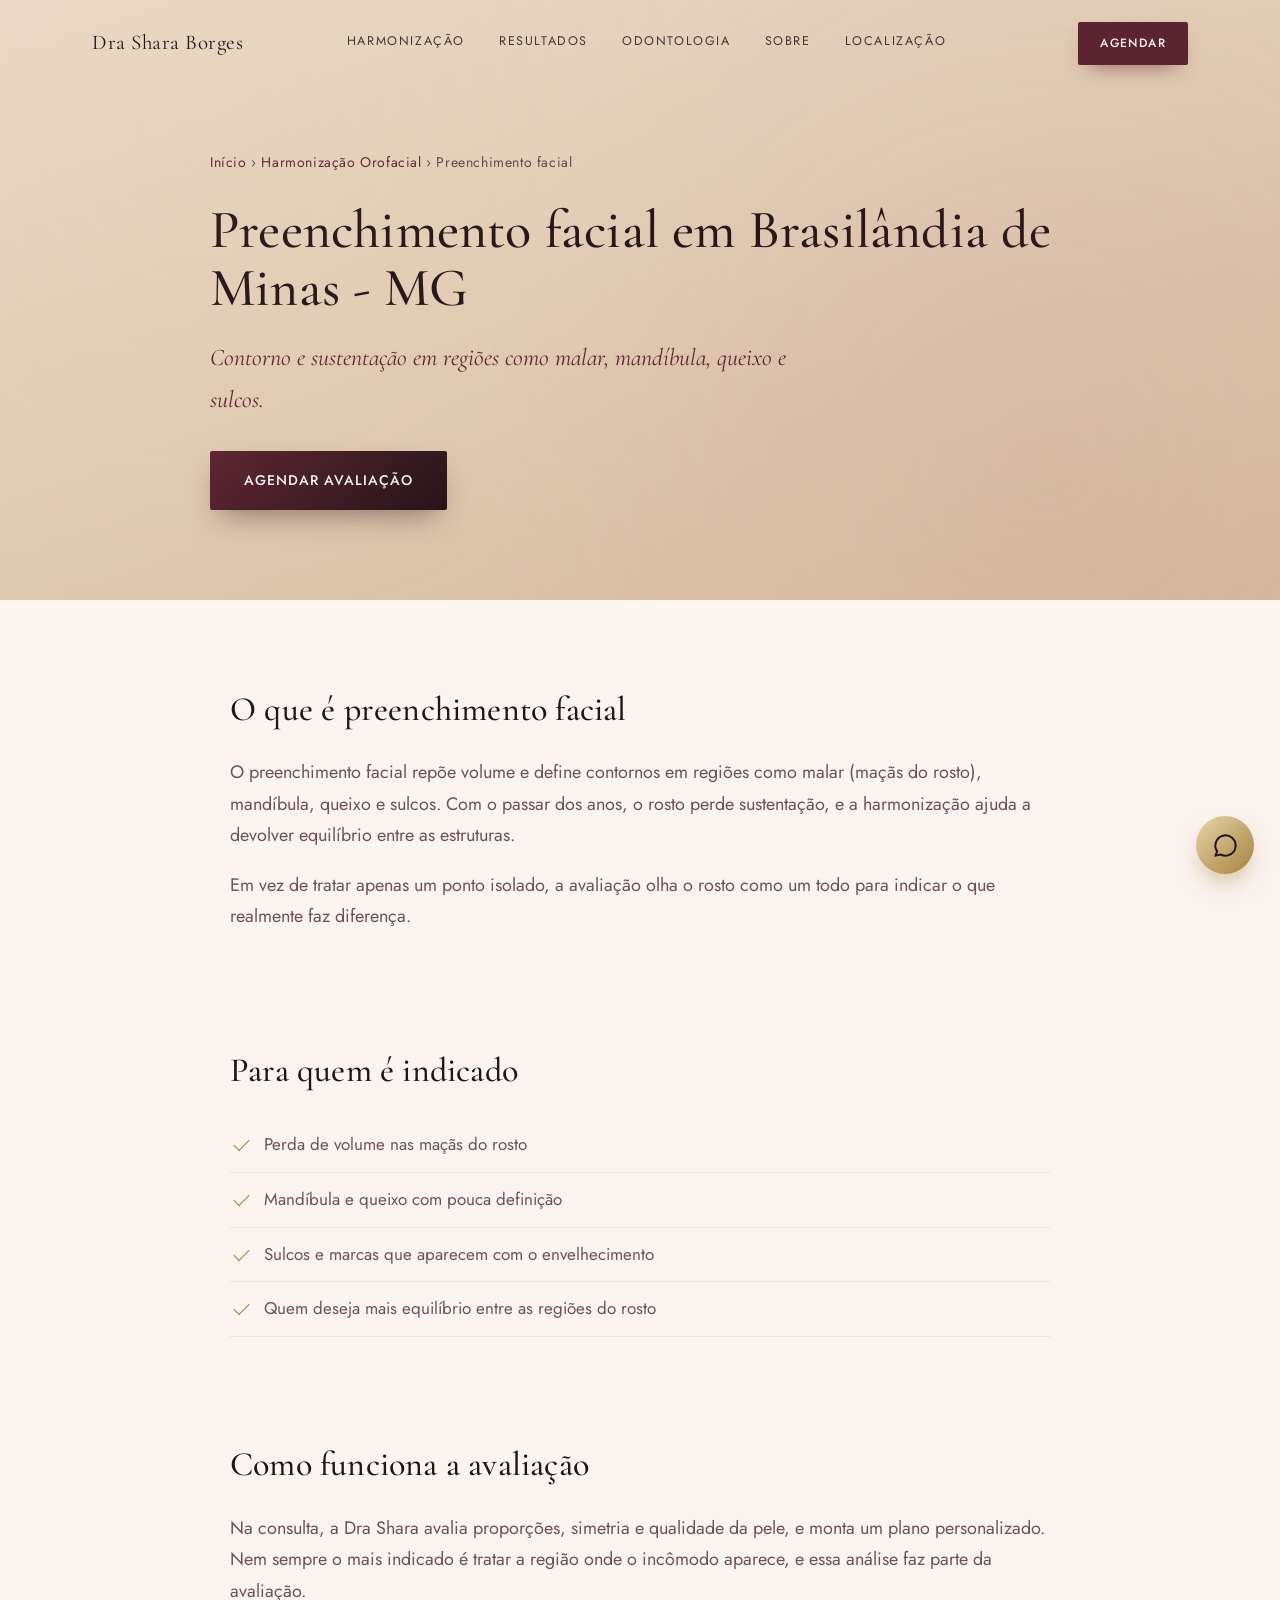
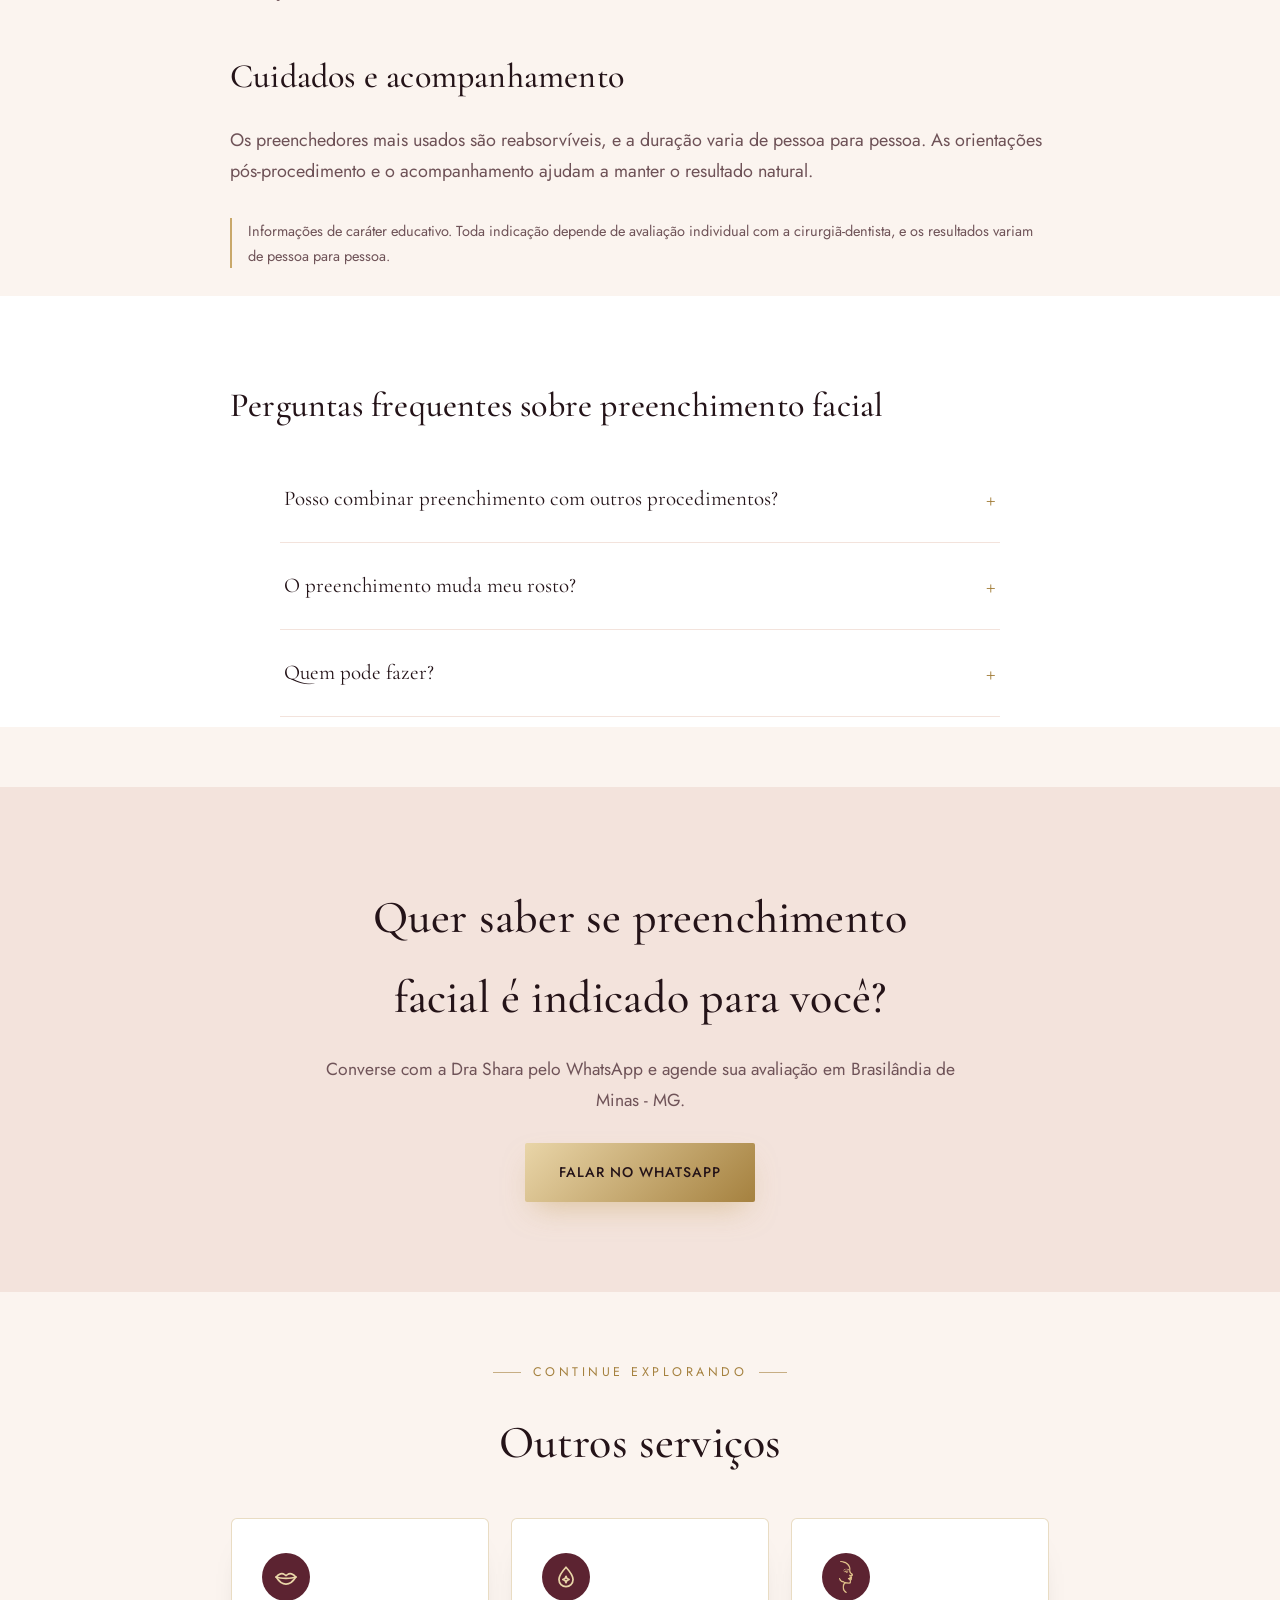
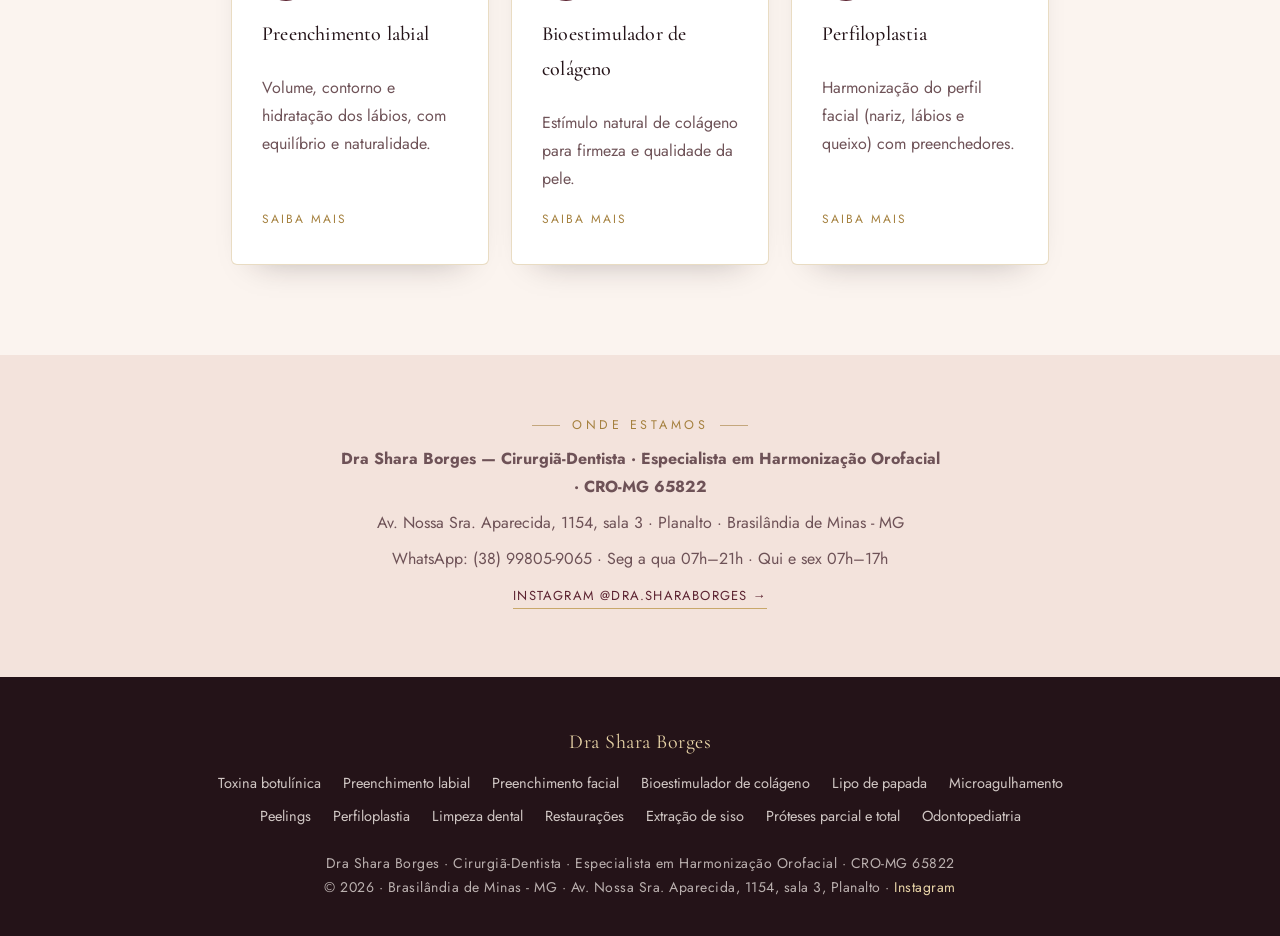
<file: preenchimento-facial-brasilandia-de-minas/index.html>
<!DOCTYPE html>
<html lang="pt-BR">
<head>
<meta charset="UTF-8">
<meta name="robots" content="noindex, nofollow">
<meta name="viewport" content="width=device-width, initial-scale=1.0">
<title>Preenchimento facial em Brasilândia de Minas - MG | Dra Shara Borges</title>
<meta name="description" content="Preenchimento facial em Brasilândia de Minas - MG: harmonização de malar, mandíbula, queixo e sulcos. Avaliação com a Dra Shara Borges.">
<link rel="canonical" href="https://annepriscilla.github.io/anne-dra-shara-borges/preenchimento-facial-brasilandia-de-minas/">
<meta property="og:type" content="website">
<meta property="og:locale" content="pt_BR">
<meta property="og:title" content="Preenchimento facial em Brasilândia de Minas - MG | Dra Shara Borges">
<meta property="og:description" content="Preenchimento facial em Brasilândia de Minas - MG: harmonização de malar, mandíbula, queixo e sulcos. Avaliação com a Dra Shara Borges.">
<meta property="og:url" content="https://annepriscilla.github.io/anne-dra-shara-borges/preenchimento-facial-brasilandia-de-minas/">
<meta property="og:image" content="https://annepriscilla.github.io/anne-dra-shara-borges/assets/capa-compartilhamento-c.jpg">
<meta property="og:image:width" content="1200">
<meta property="og:image:height" content="630">
<meta name="twitter:card" content="summary_large_image">
<link rel="preconnect" href="https://fonts.googleapis.com">
<link rel="preconnect" href="https://fonts.gstatic.com" crossorigin>
<link href="https://fonts.googleapis.com/css2?family=Cormorant+Garamond:ital,wght@0,400;0,500;0,600;1,400;1,500&family=Jost:wght@300;400;500;600&display=swap" rel="stylesheet">
<link rel="stylesheet" href="../assets/style.css">
<script type="application/ld+json">{"@context": "https://schema.org", "@type": "Service", "name": "Preenchimento facial", "serviceType": "Preenchimento facial", "url": "https://annepriscilla.github.io/anne-dra-shara-borges/preenchimento-facial-brasilandia-de-minas/", "description": "Preenchimento facial em Brasilândia de Minas - MG: harmonização de malar, mandíbula, queixo e sulcos. Avaliação com a Dra Shara Borges.", "areaServed": {"@type": "City", "name": "Brasilândia de Minas"}, "provider": {"@id": "https://annepriscilla.github.io/anne-dra-shara-borges/#dentista"}}</script><script type="application/ld+json">{"@context": "https://schema.org", "@type": "FAQPage", "mainEntity": [{"@type": "Question", "name": "Posso combinar preenchimento com outros procedimentos?", "acceptedAnswer": {"@type": "Answer", "text": "Sim, quando indicado. A avaliação define a combinação adequada para o seu caso."}}, {"@type": "Question", "name": "O preenchimento muda meu rosto?", "acceptedAnswer": {"@type": "Answer", "text": "A proposta é harmonizar e realçar seus traços, respeitando a sua identidade."}}, {"@type": "Question", "name": "Quem pode fazer?", "acceptedAnswer": {"@type": "Answer", "text": "A avaliação individual define se o procedimento é indicado para você."}}]}</script><script type="application/ld+json">{"@context": "https://schema.org", "@type": "BreadcrumbList", "itemListElement": [{"@type": "ListItem", "position": 1, "name": "Início", "item": "https://annepriscilla.github.io/anne-dra-shara-borges/"}, {"@type": "ListItem", "position": 2, "name": "Harmonização Orofacial", "item": "https://annepriscilla.github.io/anne-dra-shara-borges/#harmonizacao"}, {"@type": "ListItem", "position": 3, "name": "Preenchimento facial", "item": "https://annepriscilla.github.io/anne-dra-shara-borges/preenchimento-facial-brasilandia-de-minas/"}]}</script><script type="application/ld+json">{"@context": "https://schema.org", "@type": "Dentist", "@id": "https://annepriscilla.github.io/anne-dra-shara-borges/#dentista", "name": "Dra Shara Borges — Cirurgiã-Dentista", "url": "https://annepriscilla.github.io/anne-dra-shara-borges/", "telephone": "+55-38-99805-9065", "description": "Cirurgiã-dentista em Brasilândia de Minas - MG: odontologia geral e harmonização orofacial.", "medicalSpecialty": "Dentistry", "image": "https://annepriscilla.github.io/anne-dra-shara-borges/assets/dra-shara.jpg", "sameAs": ["https://www.instagram.com/dra.sharaborges/", "https://www.google.com/maps?cid=5291907284782549508"], "hasMap": "https://www.google.com/maps?cid=5291907284782549508", "geo": {"@type": "GeoCoordinates", "latitude": -17.0038093, "longitude": -46.0063316}, "openingHoursSpecification": [{"@type": "OpeningHoursSpecification", "dayOfWeek": ["Monday", "Tuesday", "Wednesday"], "opens": "07:00", "closes": "21:00"}, {"@type": "OpeningHoursSpecification", "dayOfWeek": ["Thursday", "Friday"], "opens": "07:00", "closes": "17:00"}], "address": {"@type": "PostalAddress", "streetAddress": "Av. Nossa Sra. Aparecida, 1154, sala 3", "addressLocality": "Brasilândia de Minas", "addressRegion": "MG", "addressCountry": "BR"}, "areaServed": {"@type": "City", "name": "Brasilândia de Minas"}, "hasOfferCatalog": {"@type": "OfferCatalog", "name": "Serviços", "itemListElement": [{"@type": "Offer", "itemOffered": {"@type": "Service", "name": "Toxina botulínica (Botox)", "url": "https://annepriscilla.github.io/anne-dra-shara-borges/toxina-botulinica-brasilandia-de-minas/"}}, {"@type": "Offer", "itemOffered": {"@type": "Service", "name": "Preenchimento labial", "url": "https://annepriscilla.github.io/anne-dra-shara-borges/preenchimento-labial-brasilandia-de-minas/"}}, {"@type": "Offer", "itemOffered": {"@type": "Service", "name": "Preenchimento facial", "url": "https://annepriscilla.github.io/anne-dra-shara-borges/preenchimento-facial-brasilandia-de-minas/"}}, {"@type": "Offer", "itemOffered": {"@type": "Service", "name": "Bioestimulador de colágeno", "url": "https://annepriscilla.github.io/anne-dra-shara-borges/bioestimulador-de-colageno-brasilandia-de-minas/"}}, {"@type": "Offer", "itemOffered": {"@type": "Service", "name": "Lipo de papada", "url": "https://annepriscilla.github.io/anne-dra-shara-borges/lipo-de-papada-brasilandia-de-minas/"}}, {"@type": "Offer", "itemOffered": {"@type": "Service", "name": "Microagulhamento", "url": "https://annepriscilla.github.io/anne-dra-shara-borges/microagulhamento-brasilandia-de-minas/"}}, {"@type": "Offer", "itemOffered": {"@type": "Service", "name": "Peelings", "url": "https://annepriscilla.github.io/anne-dra-shara-borges/peelings-brasilandia-de-minas/"}}, {"@type": "Offer", "itemOffered": {"@type": "Service", "name": "Perfiloplastia", "url": "https://annepriscilla.github.io/anne-dra-shara-borges/perfiloplastia-brasilandia-de-minas/"}}, {"@type": "Offer", "itemOffered": {"@type": "Service", "name": "Limpeza dental (profilaxia)", "url": "https://annepriscilla.github.io/anne-dra-shara-borges/limpeza-dental-brasilandia-de-minas/"}}, {"@type": "Offer", "itemOffered": {"@type": "Service", "name": "Restaurações dentárias", "url": "https://annepriscilla.github.io/anne-dra-shara-borges/restauracoes-brasilandia-de-minas/"}}, {"@type": "Offer", "itemOffered": {"@type": "Service", "name": "Extração de siso", "url": "https://annepriscilla.github.io/anne-dra-shara-borges/extracao-de-siso-brasilandia-de-minas/"}}, {"@type": "Offer", "itemOffered": {"@type": "Service", "name": "Próteses removíveis (parcial e total)", "url": "https://annepriscilla.github.io/anne-dra-shara-borges/proteses-removiveis-brasilandia-de-minas/"}}, {"@type": "Offer", "itemOffered": {"@type": "Service", "name": "Odontopediatria", "url": "https://annepriscilla.github.io/anne-dra-shara-borges/odontopediatria-brasilandia-de-minas/"}}]}}</script>
</head>
<body>
<nav id="nav">
  <div class="nav-inner">
    <a href="../index.html" class="nav-logo">Dra Shara Borges</a>
    <div class="nav-links">
      <a href="../index.html#harmonizacao">Harmonização</a>
      <a href="../index.html#resultados">Resultados</a>
      <a href="../index.html#odontologia">Odontologia</a>
      <a href="../index.html#sobre">Sobre</a>
      <a href="../index.html#localizacao">Localização</a>
    </div>
    <a class="nav-cta" href="https://wa.me/5538998059065?text=Ol%C3%A1%2C%20vim%20pelo%20site%20e%20gostaria%20de%20agendar%20uma%20avalia%C3%A7%C3%A3o." target="_blank" rel="noopener">Agendar</a>
  </div>
</nav>
<header class="page-hero">
  <div class="in">
    <p class="crumbs"><a href="../index.html">Início</a> › <a href="../index.html#harmonizacao">Harmonização Orofacial</a> › Preenchimento facial</p>
    <h1>Preenchimento facial em Brasilândia de Minas - MG</h1>
    <p class="lead">Contorno e sustentação em regiões como malar, mandíbula, queixo e sulcos.</p>
    <a class="btn" href="https://wa.me/5538998059065?text=Ol%C3%A1%2C%20vim%20pelo%20Google%20e%20gostaria%20de%20saber%20mais%20sobre%20preenchimento%20facial." target="_blank" rel="noopener">Agendar avaliação</a>
  </div>
</header>
<section class="prose"><div class="wrap">
  <h2>O que é preenchimento facial</h2>
  <p>O preenchimento facial repõe volume e define contornos em regiões como malar (maçãs do rosto), mandíbula, queixo e sulcos. Com o passar dos anos, o rosto perde sustentação, e a harmonização ajuda a devolver equilíbrio entre as estruturas.</p><p>Em vez de tratar apenas um ponto isolado, a avaliação olha o rosto como um todo para indicar o que realmente faz diferença.</p>
</div></section>
<section class="prose"><div class="wrap">
  <h2>Para quem é indicado</h2>
  <ul class="checklist"><li>Perda de volume nas maçãs do rosto</li><li>Mandíbula e queixo com pouca definição</li><li>Sulcos e marcas que aparecem com o envelhecimento</li><li>Quem deseja mais equilíbrio entre as regiões do rosto</li></ul>
</div></section>
<section class="prose"><div class="wrap">
  <h2>Como funciona a avaliação</h2>
  <p>Na consulta, a Dra Shara avalia proporções, simetria e qualidade da pele, e monta um plano personalizado. Nem sempre o mais indicado é tratar a região onde o incômodo aparece, e essa análise faz parte da avaliação.</p>
  <h2 style="margin-top:40px">Cuidados e acompanhamento</h2>
  <p>Os preenchedores mais usados são reabsorvíveis, e a duração varia de pessoa para pessoa. As orientações pós-procedimento e o acompanhamento ajudam a manter o resultado natural.</p>
  <p class="nota-legal">Informações de caráter educativo. Toda indicação depende de avaliação individual com a cirurgiã-dentista, e os resultados variam de pessoa para pessoa.</p>
</div></section>
<section class="prose faq"><div class="wrap">
  <h2>Perguntas frequentes sobre preenchimento facial</h2>
  <div class="faq-list" style="margin-top:20px"><details><summary>Posso combinar preenchimento com outros procedimentos?</summary><p>Sim, quando indicado. A avaliação define a combinação adequada para o seu caso.</p></details><details><summary>O preenchimento muda meu rosto?</summary><p>A proposta é harmonizar e realçar seus traços, respeitando a sua identidade.</p></details><details><summary>Quem pode fazer?</summary><p>A avaliação individual define se o procedimento é indicado para você.</p></details></div>
</div></section>
<section class="cta-mid" style="margin-top:60px"><div class="cta-mid-inner">
  <h2>Quer saber se preenchimento facial é indicado para você?</h2>
  <p>Converse com a Dra Shara pelo WhatsApp e agende sua avaliação em Brasilândia de Minas - MG.</p>
  <a class="btn" href="https://wa.me/5538998059065?text=Ol%C3%A1%2C%20vim%20pelo%20Google%20e%20gostaria%20de%20saber%20mais%20sobre%20preenchimento%20facial." target="_blank" rel="noopener">Falar no WhatsApp</a>
</div></section>
<section class="related">
  <p class="section-label">Continue explorando</p>
  <h2>Outros serviços</h2>
  <div class="servicos-grid">
    <div class="servico"><div class="icon-ring"><svg viewBox="0 0 24 24" fill="none" stroke-width="1.6" stroke-linecap="round" stroke-linejoin="round" overflow="visible"><path d="M3 12c2.4-3.2 5.6-3.8 7.4-2.4L12 10.7l1.6-1.1c1.8-1.4 5-.8 7.4 2.4"/><path d="M3 12c4 1.6 14 1.6 18 0"/><path d="M3 12c3 5 6.6 6.6 9 6.6s6-1.6 9-6.6"/></svg></div>
      <h3><a href="../preenchimento-labial-brasilandia-de-minas/">Preenchimento labial</a></h3><p>Volume, contorno e hidratação dos lábios, com equilíbrio e naturalidade.</p><span class="mais">Saiba mais</span></div>
    <div class="servico"><div class="icon-ring"><svg viewBox="0 0 24 24" fill="none" stroke-width="1.6" stroke-linecap="round" stroke-linejoin="round" overflow="visible"><path d="M12 3C12 3 5.5 10 5.5 14.4a6.5 6.5 0 0 0 13 0C18.5 10 12 3 12 3z"/><path d="M12 11.4l.9 2 2 .9-2 .9-.9 2-.9-2-2-.9 2-.9z"/></svg></div>
      <h3><a href="../bioestimulador-de-colageno-brasilandia-de-minas/">Bioestimulador de colágeno</a></h3><p>Estímulo natural de colágeno para firmeza e qualidade da pele.</p><span class="mais">Saiba mais</span></div>
    <div class="servico"><div class="icon-ring"><img src="../assets/icones/perfiloplastia.png" alt="" width="14" height="32"></div>
      <h3><a href="../perfiloplastia-brasilandia-de-minas/">Perfiloplastia</a></h3><p>Harmonização do perfil facial (nariz, lábios e queixo) com preenchedores.</p><span class="mais">Saiba mais</span></div>
  </div>
</section>
<section class="local-mini">
  <p class="section-label">Onde estamos</p>
  <p><strong>Dra Shara Borges — Cirurgiã-Dentista · Especialista em Harmonização Orofacial · CRO-MG 65822</strong></p>
  <p>Av. Nossa Sra. Aparecida, 1154, sala 3 · Planalto · Brasilândia de Minas - MG</p>
  <p>WhatsApp: (38) 99805-9065 · Seg a qua 07h–21h · Qui e sex 07h–17h</p>
  <p><a class="link-arrow" href="https://www.instagram.com/dra.sharaborges/" target="_blank" rel="noopener">Instagram @dra.sharaborges →</a></p>
</section>
<footer>
  <p class="foot-logo">Dra Shara Borges</p>
  <div class="foot-links"><a href="../toxina-botulinica-brasilandia-de-minas/">Toxina botulínica</a><a href="../preenchimento-labial-brasilandia-de-minas/">Preenchimento labial</a><a href="../preenchimento-facial-brasilandia-de-minas/">Preenchimento facial</a><a href="../bioestimulador-de-colageno-brasilandia-de-minas/">Bioestimulador de colágeno</a><a href="../lipo-de-papada-brasilandia-de-minas/">Lipo de papada</a><a href="../microagulhamento-brasilandia-de-minas/">Microagulhamento</a><a href="../peelings-brasilandia-de-minas/">Peelings</a><a href="../perfiloplastia-brasilandia-de-minas/">Perfiloplastia</a><a href="../limpeza-dental-brasilandia-de-minas/">Limpeza dental</a><a href="../restauracoes-brasilandia-de-minas/">Restaurações</a><a href="../extracao-de-siso-brasilandia-de-minas/">Extração de siso</a><a href="../proteses-removiveis-brasilandia-de-minas/">Próteses parcial e total</a><a href="../odontopediatria-brasilandia-de-minas/">Odontopediatria</a></div>
  <p>Dra Shara Borges · Cirurgiã-Dentista · Especialista em Harmonização Orofacial · CRO-MG 65822</p>
  <p>© 2026 · Brasilândia de Minas - MG · Av. Nossa Sra. Aparecida, 1154, sala 3, Planalto · <a href="https://www.instagram.com/dra.sharaborges/" target="_blank" rel="noopener">Instagram</a></p>
</footer>
<a class="whats-float" href="https://wa.me/5538998059065?text=Ol%C3%A1%2C%20vim%20pelo%20site%20e%20gostaria%20de%20agendar%20uma%20avalia%C3%A7%C3%A3o." target="_blank" rel="noopener" aria-label="WhatsApp">
  <svg viewBox="0 0 24 24" fill="none" stroke="currentColor" stroke-width="1.8" stroke-linecap="round" stroke-linejoin="round"><path d="M3 21l1.65-3.8a9 9 0 1 1 3.4 2.9L3 21"/></svg>
</a>
<script>
  const nav = document.getElementById('nav');
  window.addEventListener('scroll', () => nav.classList.toggle('scrolled', window.scrollY > 40));
  nav.classList.toggle('scrolled', window.scrollY > 40);
</script>
</body>
</html>
</file>
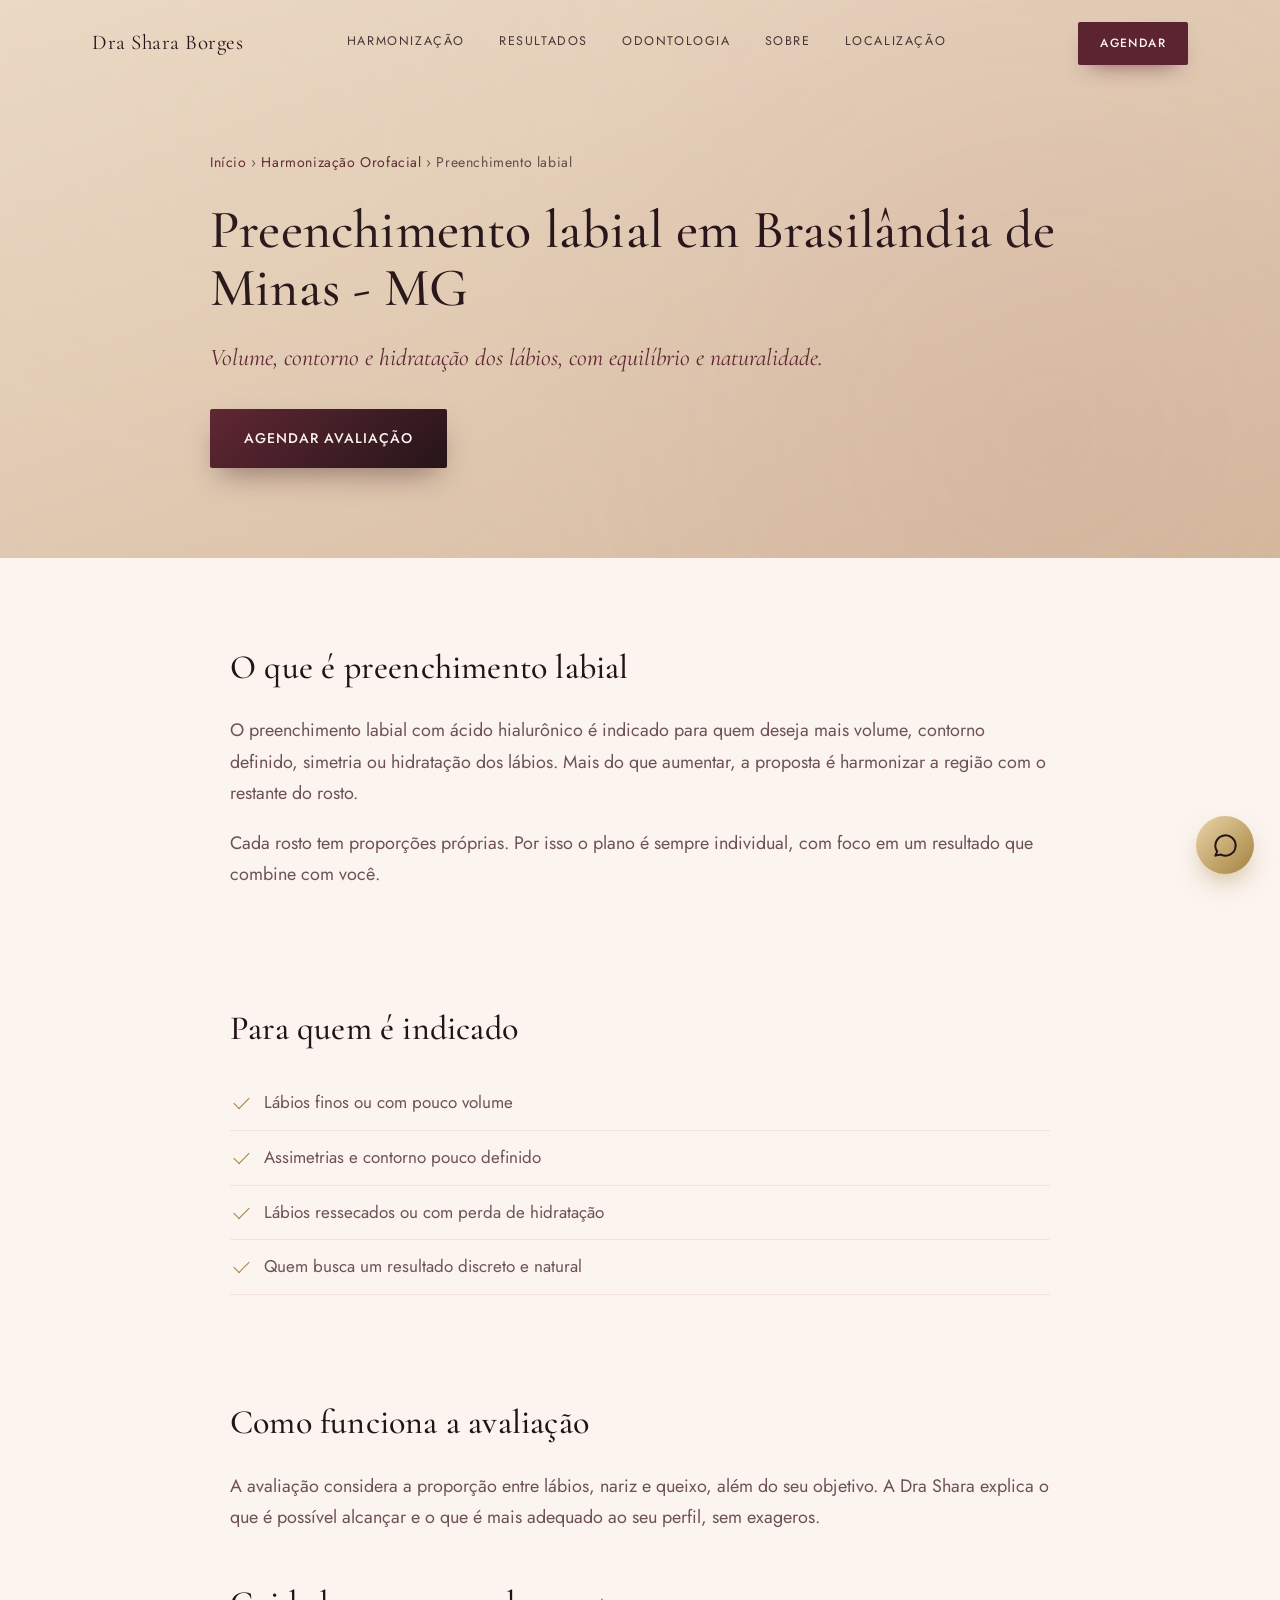
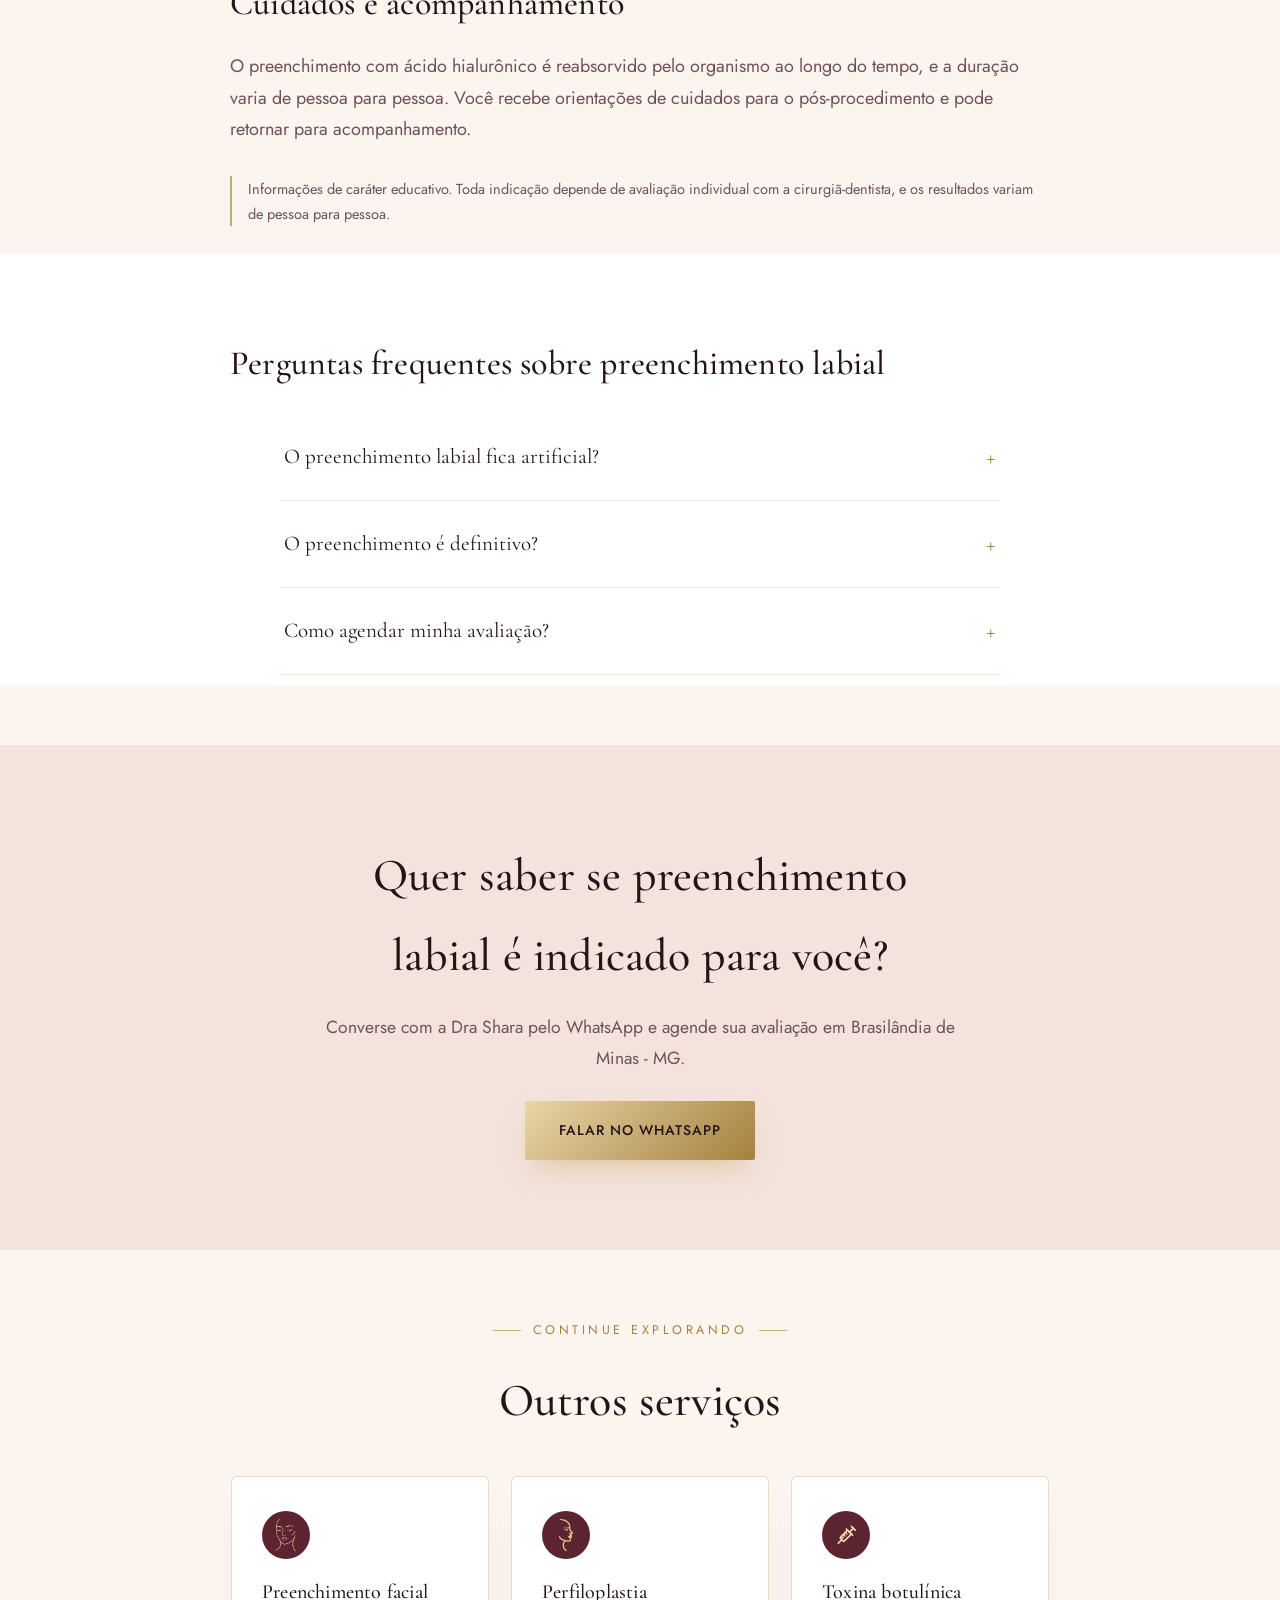
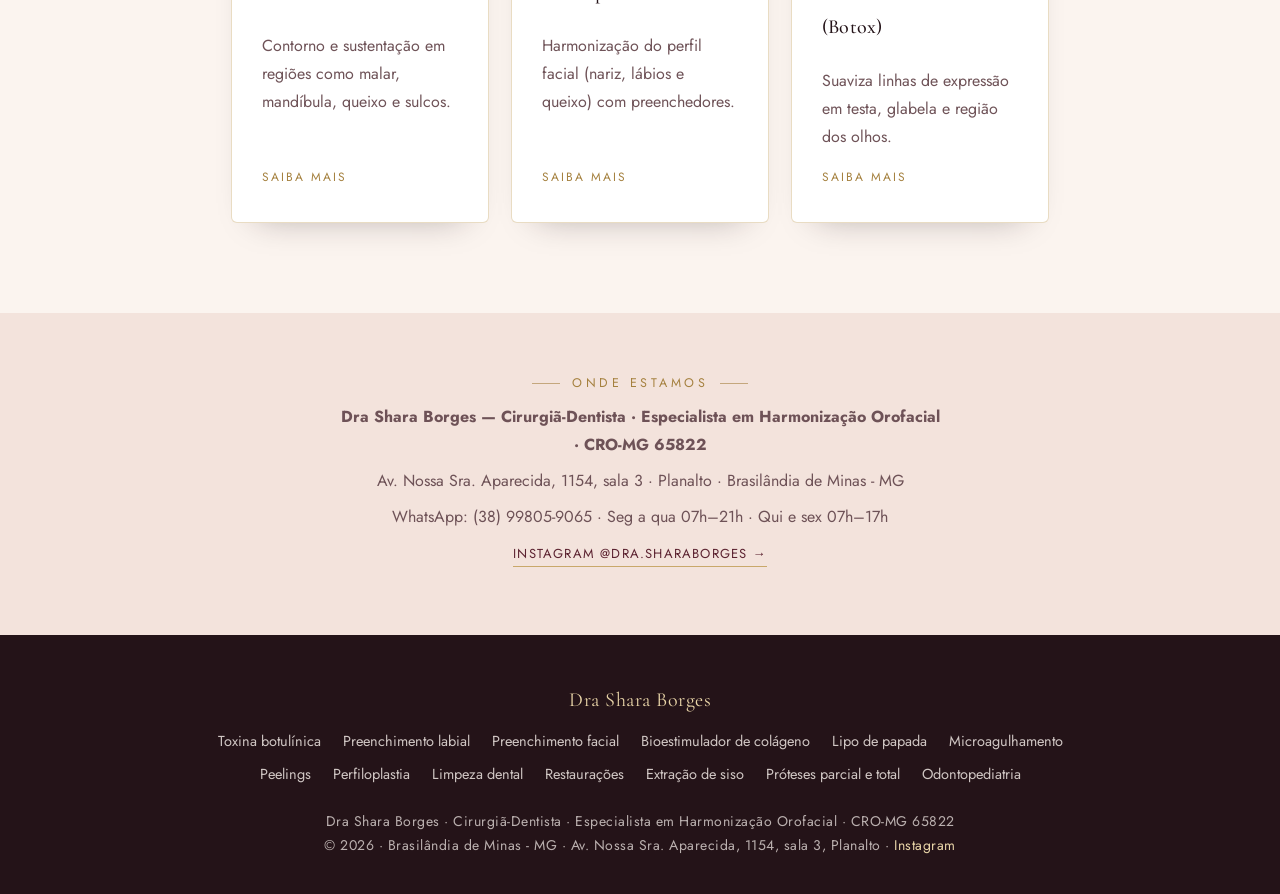
<file: preenchimento-labial-brasilandia-de-minas/index.html>
<!DOCTYPE html>
<html lang="pt-BR">
<head>
<meta charset="UTF-8">
<meta name="robots" content="noindex, nofollow">
<meta name="viewport" content="width=device-width, initial-scale=1.0">
<title>Preenchimento labial em Brasilândia de Minas - MG | Dra Shara Borges</title>
<meta name="description" content="Preenchimento labial em Brasilândia de Minas - MG: contorno, volume e hidratação com naturalidade. Avaliação com a Dra Shara Borges.">
<link rel="canonical" href="https://annepriscilla.github.io/anne-dra-shara-borges/preenchimento-labial-brasilandia-de-minas/">
<meta property="og:type" content="website">
<meta property="og:locale" content="pt_BR">
<meta property="og:title" content="Preenchimento labial em Brasilândia de Minas - MG | Dra Shara Borges">
<meta property="og:description" content="Preenchimento labial em Brasilândia de Minas - MG: contorno, volume e hidratação com naturalidade. Avaliação com a Dra Shara Borges.">
<meta property="og:url" content="https://annepriscilla.github.io/anne-dra-shara-borges/preenchimento-labial-brasilandia-de-minas/">
<meta property="og:image" content="https://annepriscilla.github.io/anne-dra-shara-borges/assets/capa-compartilhamento-c.jpg">
<meta property="og:image:width" content="1200">
<meta property="og:image:height" content="630">
<meta name="twitter:card" content="summary_large_image">
<link rel="preconnect" href="https://fonts.googleapis.com">
<link rel="preconnect" href="https://fonts.gstatic.com" crossorigin>
<link href="https://fonts.googleapis.com/css2?family=Cormorant+Garamond:ital,wght@0,400;0,500;0,600;1,400;1,500&family=Jost:wght@300;400;500;600&display=swap" rel="stylesheet">
<link rel="stylesheet" href="../assets/style.css">
<script type="application/ld+json">{"@context": "https://schema.org", "@type": "Service", "name": "Preenchimento labial", "serviceType": "Preenchimento labial", "url": "https://annepriscilla.github.io/anne-dra-shara-borges/preenchimento-labial-brasilandia-de-minas/", "description": "Preenchimento labial em Brasilândia de Minas - MG: contorno, volume e hidratação com naturalidade. Avaliação com a Dra Shara Borges.", "areaServed": {"@type": "City", "name": "Brasilândia de Minas"}, "provider": {"@id": "https://annepriscilla.github.io/anne-dra-shara-borges/#dentista"}}</script><script type="application/ld+json">{"@context": "https://schema.org", "@type": "FAQPage", "mainEntity": [{"@type": "Question", "name": "O preenchimento labial fica artificial?", "acceptedAnswer": {"@type": "Answer", "text": "O objetivo é a naturalidade, com proporção e equilíbrio. O plano é individual e os resultados variam de pessoa para pessoa."}}, {"@type": "Question", "name": "O preenchimento é definitivo?", "acceptedAnswer": {"@type": "Answer", "text": "Não. O ácido hialurônico é reabsorvido gradualmente pelo organismo."}}, {"@type": "Question", "name": "Como agendar minha avaliação?", "acceptedAnswer": {"@type": "Answer", "text": "Pelo WhatsApp (38) 99805-9065. A avaliação define se o procedimento é indicado para você."}}]}</script><script type="application/ld+json">{"@context": "https://schema.org", "@type": "BreadcrumbList", "itemListElement": [{"@type": "ListItem", "position": 1, "name": "Início", "item": "https://annepriscilla.github.io/anne-dra-shara-borges/"}, {"@type": "ListItem", "position": 2, "name": "Harmonização Orofacial", "item": "https://annepriscilla.github.io/anne-dra-shara-borges/#harmonizacao"}, {"@type": "ListItem", "position": 3, "name": "Preenchimento labial", "item": "https://annepriscilla.github.io/anne-dra-shara-borges/preenchimento-labial-brasilandia-de-minas/"}]}</script><script type="application/ld+json">{"@context": "https://schema.org", "@type": "Dentist", "@id": "https://annepriscilla.github.io/anne-dra-shara-borges/#dentista", "name": "Dra Shara Borges — Cirurgiã-Dentista", "url": "https://annepriscilla.github.io/anne-dra-shara-borges/", "telephone": "+55-38-99805-9065", "description": "Cirurgiã-dentista em Brasilândia de Minas - MG: odontologia geral e harmonização orofacial.", "medicalSpecialty": "Dentistry", "image": "https://annepriscilla.github.io/anne-dra-shara-borges/assets/dra-shara.jpg", "sameAs": ["https://www.instagram.com/dra.sharaborges/", "https://www.google.com/maps?cid=5291907284782549508"], "hasMap": "https://www.google.com/maps?cid=5291907284782549508", "geo": {"@type": "GeoCoordinates", "latitude": -17.0038093, "longitude": -46.0063316}, "openingHoursSpecification": [{"@type": "OpeningHoursSpecification", "dayOfWeek": ["Monday", "Tuesday", "Wednesday"], "opens": "07:00", "closes": "21:00"}, {"@type": "OpeningHoursSpecification", "dayOfWeek": ["Thursday", "Friday"], "opens": "07:00", "closes": "17:00"}], "address": {"@type": "PostalAddress", "streetAddress": "Av. Nossa Sra. Aparecida, 1154, sala 3", "addressLocality": "Brasilândia de Minas", "addressRegion": "MG", "addressCountry": "BR"}, "areaServed": {"@type": "City", "name": "Brasilândia de Minas"}, "hasOfferCatalog": {"@type": "OfferCatalog", "name": "Serviços", "itemListElement": [{"@type": "Offer", "itemOffered": {"@type": "Service", "name": "Toxina botulínica (Botox)", "url": "https://annepriscilla.github.io/anne-dra-shara-borges/toxina-botulinica-brasilandia-de-minas/"}}, {"@type": "Offer", "itemOffered": {"@type": "Service", "name": "Preenchimento labial", "url": "https://annepriscilla.github.io/anne-dra-shara-borges/preenchimento-labial-brasilandia-de-minas/"}}, {"@type": "Offer", "itemOffered": {"@type": "Service", "name": "Preenchimento facial", "url": "https://annepriscilla.github.io/anne-dra-shara-borges/preenchimento-facial-brasilandia-de-minas/"}}, {"@type": "Offer", "itemOffered": {"@type": "Service", "name": "Bioestimulador de colágeno", "url": "https://annepriscilla.github.io/anne-dra-shara-borges/bioestimulador-de-colageno-brasilandia-de-minas/"}}, {"@type": "Offer", "itemOffered": {"@type": "Service", "name": "Lipo de papada", "url": "https://annepriscilla.github.io/anne-dra-shara-borges/lipo-de-papada-brasilandia-de-minas/"}}, {"@type": "Offer", "itemOffered": {"@type": "Service", "name": "Microagulhamento", "url": "https://annepriscilla.github.io/anne-dra-shara-borges/microagulhamento-brasilandia-de-minas/"}}, {"@type": "Offer", "itemOffered": {"@type": "Service", "name": "Peelings", "url": "https://annepriscilla.github.io/anne-dra-shara-borges/peelings-brasilandia-de-minas/"}}, {"@type": "Offer", "itemOffered": {"@type": "Service", "name": "Perfiloplastia", "url": "https://annepriscilla.github.io/anne-dra-shara-borges/perfiloplastia-brasilandia-de-minas/"}}, {"@type": "Offer", "itemOffered": {"@type": "Service", "name": "Limpeza dental (profilaxia)", "url": "https://annepriscilla.github.io/anne-dra-shara-borges/limpeza-dental-brasilandia-de-minas/"}}, {"@type": "Offer", "itemOffered": {"@type": "Service", "name": "Restaurações dentárias", "url": "https://annepriscilla.github.io/anne-dra-shara-borges/restauracoes-brasilandia-de-minas/"}}, {"@type": "Offer", "itemOffered": {"@type": "Service", "name": "Extração de siso", "url": "https://annepriscilla.github.io/anne-dra-shara-borges/extracao-de-siso-brasilandia-de-minas/"}}, {"@type": "Offer", "itemOffered": {"@type": "Service", "name": "Próteses removíveis (parcial e total)", "url": "https://annepriscilla.github.io/anne-dra-shara-borges/proteses-removiveis-brasilandia-de-minas/"}}, {"@type": "Offer", "itemOffered": {"@type": "Service", "name": "Odontopediatria", "url": "https://annepriscilla.github.io/anne-dra-shara-borges/odontopediatria-brasilandia-de-minas/"}}]}}</script>
</head>
<body>
<nav id="nav">
  <div class="nav-inner">
    <a href="../index.html" class="nav-logo">Dra Shara Borges</a>
    <div class="nav-links">
      <a href="../index.html#harmonizacao">Harmonização</a>
      <a href="../index.html#resultados">Resultados</a>
      <a href="../index.html#odontologia">Odontologia</a>
      <a href="../index.html#sobre">Sobre</a>
      <a href="../index.html#localizacao">Localização</a>
    </div>
    <a class="nav-cta" href="https://wa.me/5538998059065?text=Ol%C3%A1%2C%20vim%20pelo%20site%20e%20gostaria%20de%20agendar%20uma%20avalia%C3%A7%C3%A3o." target="_blank" rel="noopener">Agendar</a>
  </div>
</nav>
<header class="page-hero">
  <div class="in">
    <p class="crumbs"><a href="../index.html">Início</a> › <a href="../index.html#harmonizacao">Harmonização Orofacial</a> › Preenchimento labial</p>
    <h1>Preenchimento labial em Brasilândia de Minas - MG</h1>
    <p class="lead">Volume, contorno e hidratação dos lábios, com equilíbrio e naturalidade.</p>
    <a class="btn" href="https://wa.me/5538998059065?text=Ol%C3%A1%2C%20vim%20pelo%20Google%20e%20gostaria%20de%20saber%20mais%20sobre%20preenchimento%20labial." target="_blank" rel="noopener">Agendar avaliação</a>
  </div>
</header>
<section class="prose"><div class="wrap">
  <h2>O que é preenchimento labial</h2>
  <p>O preenchimento labial com ácido hialurônico é indicado para quem deseja mais volume, contorno definido, simetria ou hidratação dos lábios. Mais do que aumentar, a proposta é harmonizar a região com o restante do rosto.</p><p>Cada rosto tem proporções próprias. Por isso o plano é sempre individual, com foco em um resultado que combine com você.</p>
</div></section>
<section class="prose"><div class="wrap">
  <h2>Para quem é indicado</h2>
  <ul class="checklist"><li>Lábios finos ou com pouco volume</li><li>Assimetrias e contorno pouco definido</li><li>Lábios ressecados ou com perda de hidratação</li><li>Quem busca um resultado discreto e natural</li></ul>
</div></section>
<section class="prose"><div class="wrap">
  <h2>Como funciona a avaliação</h2>
  <p>A avaliação considera a proporção entre lábios, nariz e queixo, além do seu objetivo. A Dra Shara explica o que é possível alcançar e o que é mais adequado ao seu perfil, sem exageros.</p>
  <h2 style="margin-top:40px">Cuidados e acompanhamento</h2>
  <p>O preenchimento com ácido hialurônico é reabsorvido pelo organismo ao longo do tempo, e a duração varia de pessoa para pessoa. Você recebe orientações de cuidados para o pós-procedimento e pode retornar para acompanhamento.</p>
  <p class="nota-legal">Informações de caráter educativo. Toda indicação depende de avaliação individual com a cirurgiã-dentista, e os resultados variam de pessoa para pessoa.</p>
</div></section>
<section class="prose faq"><div class="wrap">
  <h2>Perguntas frequentes sobre preenchimento labial</h2>
  <div class="faq-list" style="margin-top:20px"><details><summary>O preenchimento labial fica artificial?</summary><p>O objetivo é a naturalidade, com proporção e equilíbrio. O plano é individual e os resultados variam de pessoa para pessoa.</p></details><details><summary>O preenchimento é definitivo?</summary><p>Não. O ácido hialurônico é reabsorvido gradualmente pelo organismo.</p></details><details><summary>Como agendar minha avaliação?</summary><p>Pelo WhatsApp (38) 99805-9065. A avaliação define se o procedimento é indicado para você.</p></details></div>
</div></section>
<section class="cta-mid" style="margin-top:60px"><div class="cta-mid-inner">
  <h2>Quer saber se preenchimento labial é indicado para você?</h2>
  <p>Converse com a Dra Shara pelo WhatsApp e agende sua avaliação em Brasilândia de Minas - MG.</p>
  <a class="btn" href="https://wa.me/5538998059065?text=Ol%C3%A1%2C%20vim%20pelo%20Google%20e%20gostaria%20de%20saber%20mais%20sobre%20preenchimento%20labial." target="_blank" rel="noopener">Falar no WhatsApp</a>
</div></section>
<section class="related">
  <p class="section-label">Continue explorando</p>
  <h2>Outros serviços</h2>
  <div class="servicos-grid">
    <div class="servico"><div class="icon-ring"><img src="../assets/icones/preenchimento-facial.png" alt="" width="19" height="32"></div>
      <h3><a href="../preenchimento-facial-brasilandia-de-minas/">Preenchimento facial</a></h3><p>Contorno e sustentação em regiões como malar, mandíbula, queixo e sulcos.</p><span class="mais">Saiba mais</span></div>
    <div class="servico"><div class="icon-ring"><img src="../assets/icones/perfiloplastia.png" alt="" width="14" height="32"></div>
      <h3><a href="../perfiloplastia-brasilandia-de-minas/">Perfiloplastia</a></h3><p>Harmonização do perfil facial (nariz, lábios e queixo) com preenchedores.</p><span class="mais">Saiba mais</span></div>
    <div class="servico"><div class="icon-ring"><svg viewBox="0 0 24 24" fill="none" stroke-width="1.6" stroke-linecap="round" stroke-linejoin="round" overflow="visible"><g transform="rotate(45 12 12.5)"><path d="M12 22.5V18"/><rect x="9.5" y="8" width="5" height="10" rx="1"/><path d="M8 8h8"/><path d="M12 8V3"/><path d="M9.5 3h5"/><path d="M9.5 11h2M9.5 13.5h2M9.5 16h2"/></g></svg></div>
      <h3><a href="../toxina-botulinica-brasilandia-de-minas/">Toxina botulínica (Botox)</a></h3><p>Suaviza linhas de expressão em testa, glabela e região dos olhos.</p><span class="mais">Saiba mais</span></div>
  </div>
</section>
<section class="local-mini">
  <p class="section-label">Onde estamos</p>
  <p><strong>Dra Shara Borges — Cirurgiã-Dentista · Especialista em Harmonização Orofacial · CRO-MG 65822</strong></p>
  <p>Av. Nossa Sra. Aparecida, 1154, sala 3 · Planalto · Brasilândia de Minas - MG</p>
  <p>WhatsApp: (38) 99805-9065 · Seg a qua 07h–21h · Qui e sex 07h–17h</p>
  <p><a class="link-arrow" href="https://www.instagram.com/dra.sharaborges/" target="_blank" rel="noopener">Instagram @dra.sharaborges →</a></p>
</section>
<footer>
  <p class="foot-logo">Dra Shara Borges</p>
  <div class="foot-links"><a href="../toxina-botulinica-brasilandia-de-minas/">Toxina botulínica</a><a href="../preenchimento-labial-brasilandia-de-minas/">Preenchimento labial</a><a href="../preenchimento-facial-brasilandia-de-minas/">Preenchimento facial</a><a href="../bioestimulador-de-colageno-brasilandia-de-minas/">Bioestimulador de colágeno</a><a href="../lipo-de-papada-brasilandia-de-minas/">Lipo de papada</a><a href="../microagulhamento-brasilandia-de-minas/">Microagulhamento</a><a href="../peelings-brasilandia-de-minas/">Peelings</a><a href="../perfiloplastia-brasilandia-de-minas/">Perfiloplastia</a><a href="../limpeza-dental-brasilandia-de-minas/">Limpeza dental</a><a href="../restauracoes-brasilandia-de-minas/">Restaurações</a><a href="../extracao-de-siso-brasilandia-de-minas/">Extração de siso</a><a href="../proteses-removiveis-brasilandia-de-minas/">Próteses parcial e total</a><a href="../odontopediatria-brasilandia-de-minas/">Odontopediatria</a></div>
  <p>Dra Shara Borges · Cirurgiã-Dentista · Especialista em Harmonização Orofacial · CRO-MG 65822</p>
  <p>© 2026 · Brasilândia de Minas - MG · Av. Nossa Sra. Aparecida, 1154, sala 3, Planalto · <a href="https://www.instagram.com/dra.sharaborges/" target="_blank" rel="noopener">Instagram</a></p>
</footer>
<a class="whats-float" href="https://wa.me/5538998059065?text=Ol%C3%A1%2C%20vim%20pelo%20site%20e%20gostaria%20de%20agendar%20uma%20avalia%C3%A7%C3%A3o." target="_blank" rel="noopener" aria-label="WhatsApp">
  <svg viewBox="0 0 24 24" fill="none" stroke="currentColor" stroke-width="1.8" stroke-linecap="round" stroke-linejoin="round"><path d="M3 21l1.65-3.8a9 9 0 1 1 3.4 2.9L3 21"/></svg>
</a>
<script>
  const nav = document.getElementById('nav');
  window.addEventListener('scroll', () => nav.classList.toggle('scrolled', window.scrollY > 40));
  nav.classList.toggle('scrolled', window.scrollY > 40);
</script>
</body>
</html>
</file>
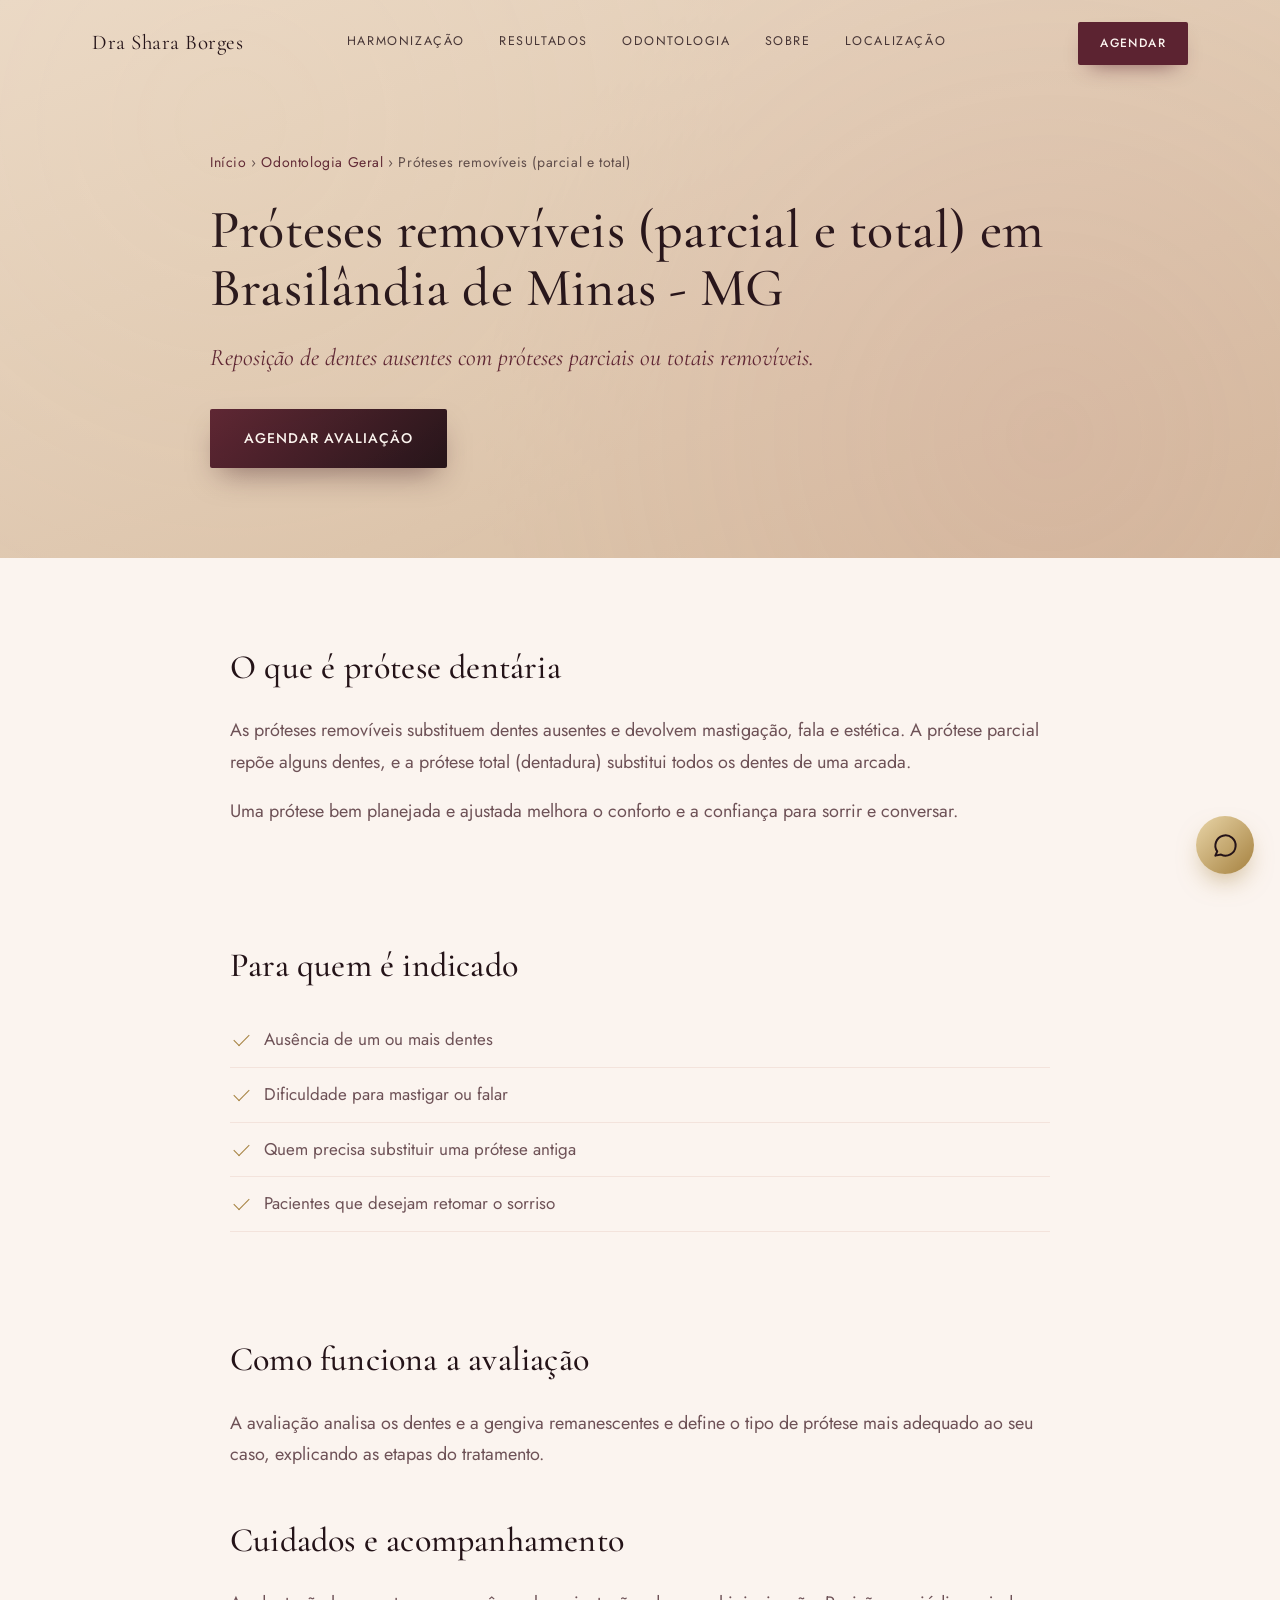
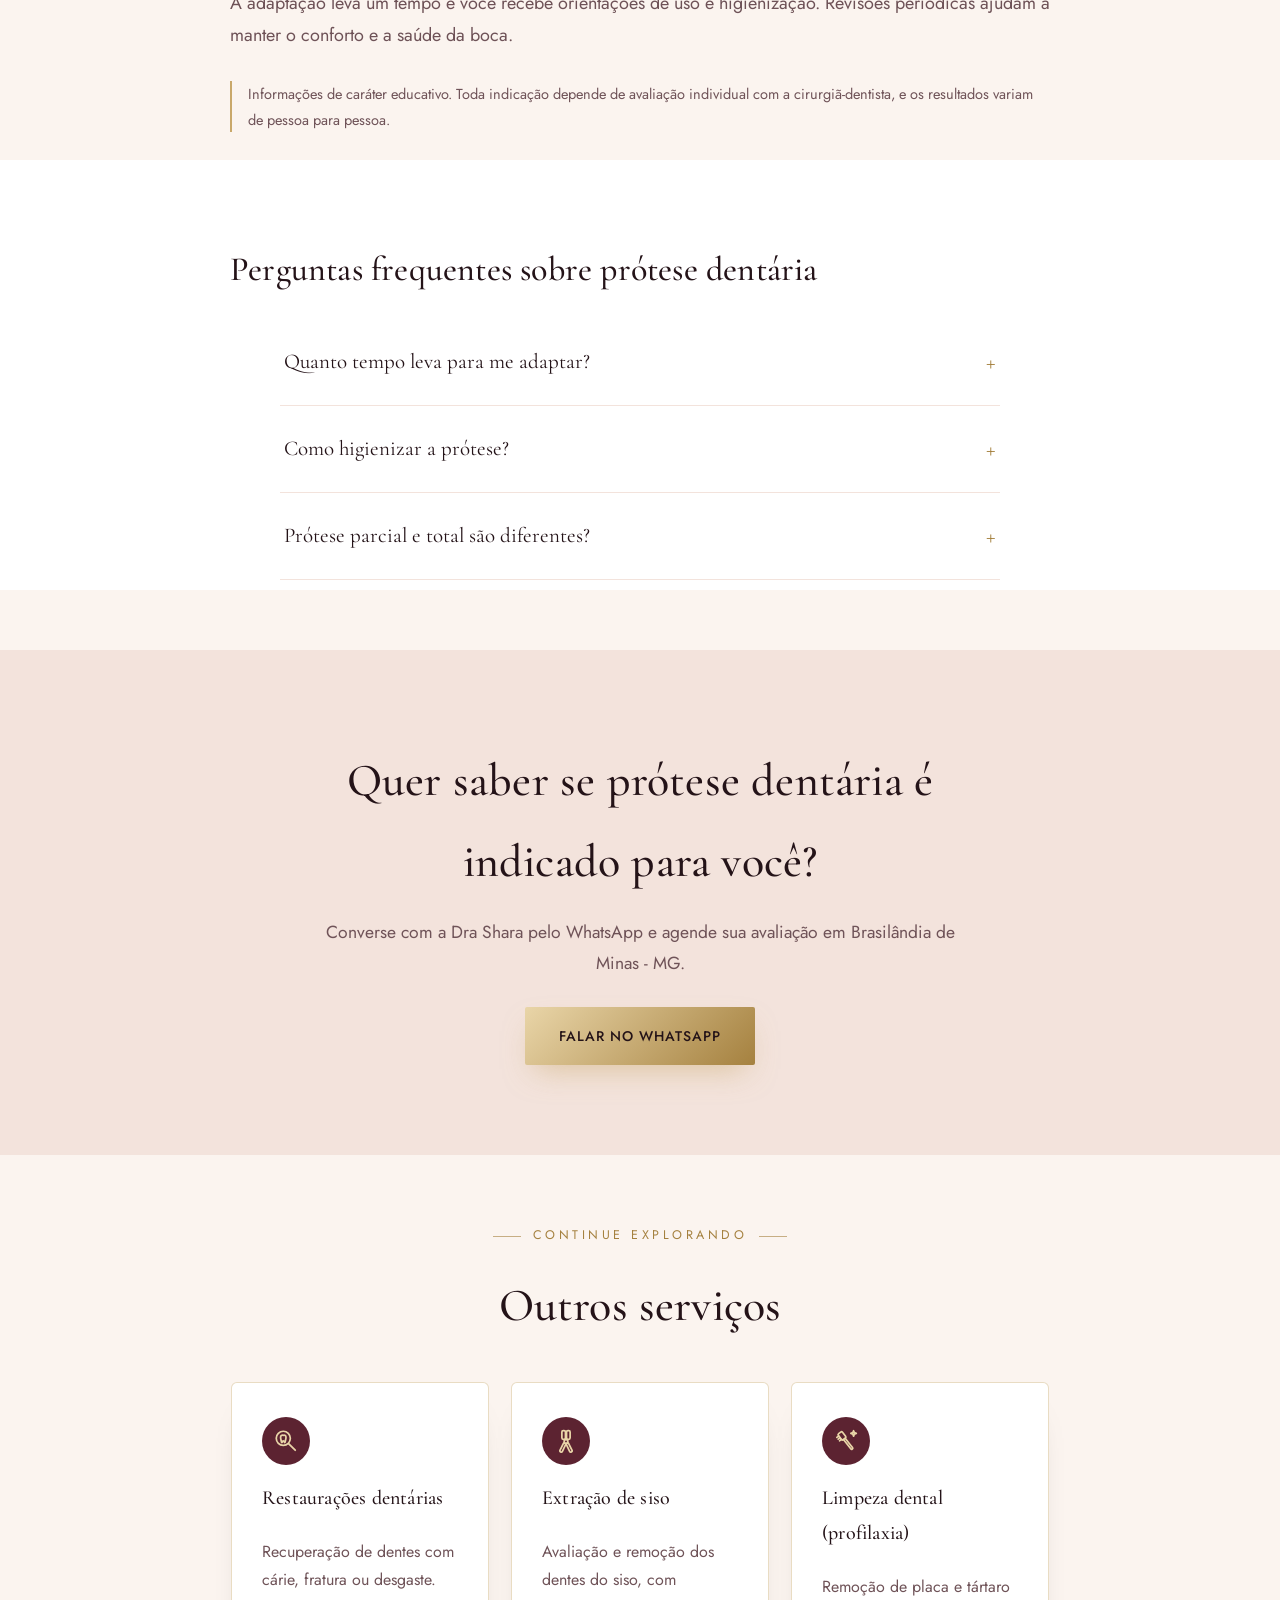
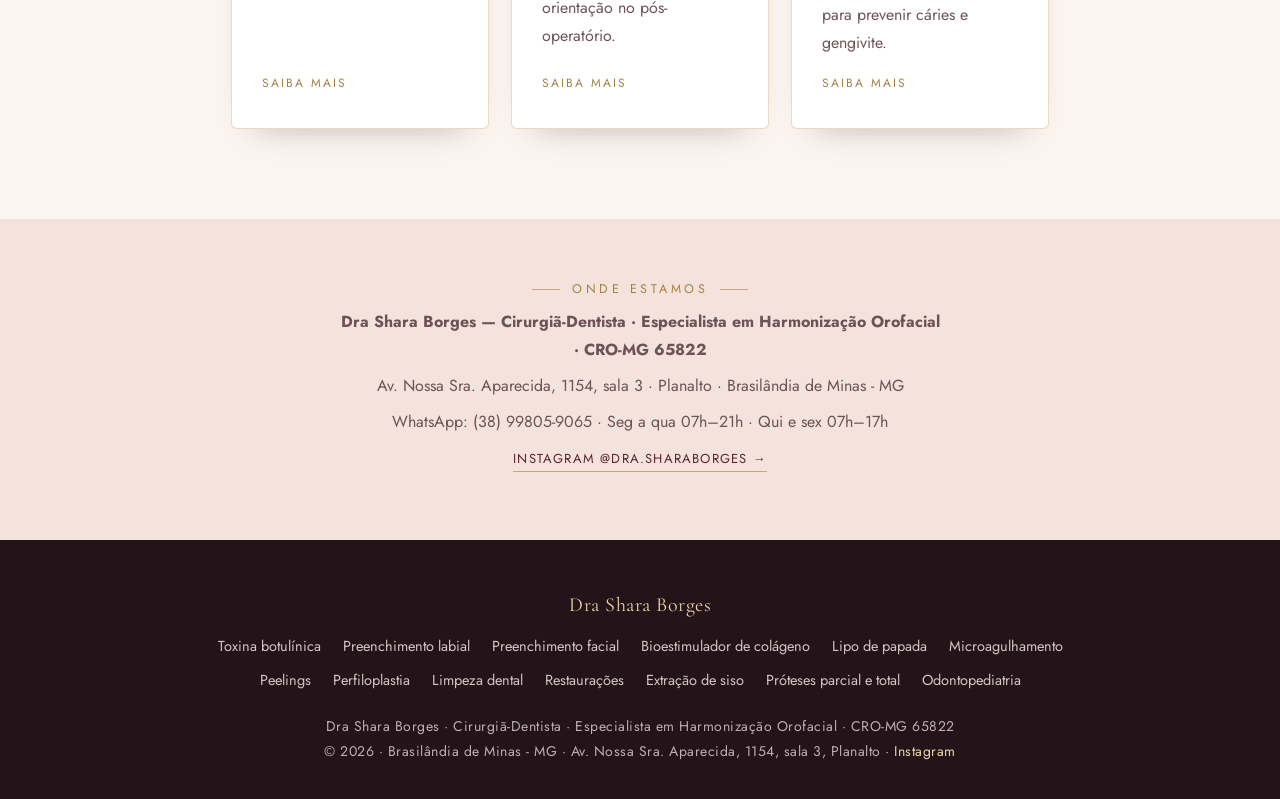
<file: proteses-removiveis-brasilandia-de-minas/index.html>
<!DOCTYPE html>
<html lang="pt-BR">
<head>
<meta charset="UTF-8">
<meta name="robots" content="noindex, nofollow">
<meta name="viewport" content="width=device-width, initial-scale=1.0">
<title>Próteses parcial e total em Brasilândia de Minas - MG | Dra Shara Borges</title>
<meta name="description" content="Prótese dentária parcial e total removível em Brasilândia de Minas - MG. Avaliação com a dentista Dra Shara Borges.">
<link rel="canonical" href="https://annepriscilla.github.io/anne-dra-shara-borges/proteses-removiveis-brasilandia-de-minas/">
<meta property="og:type" content="website">
<meta property="og:locale" content="pt_BR">
<meta property="og:title" content="Próteses parcial e total em Brasilândia de Minas - MG | Dra Shara Borges">
<meta property="og:description" content="Prótese dentária parcial e total removível em Brasilândia de Minas - MG. Avaliação com a dentista Dra Shara Borges.">
<meta property="og:url" content="https://annepriscilla.github.io/anne-dra-shara-borges/proteses-removiveis-brasilandia-de-minas/">
<meta property="og:image" content="https://annepriscilla.github.io/anne-dra-shara-borges/assets/capa-compartilhamento-c.jpg">
<meta property="og:image:width" content="1200">
<meta property="og:image:height" content="630">
<meta name="twitter:card" content="summary_large_image">
<link rel="preconnect" href="https://fonts.googleapis.com">
<link rel="preconnect" href="https://fonts.gstatic.com" crossorigin>
<link href="https://fonts.googleapis.com/css2?family=Cormorant+Garamond:ital,wght@0,400;0,500;0,600;1,400;1,500&family=Jost:wght@300;400;500;600&display=swap" rel="stylesheet">
<link rel="stylesheet" href="../assets/style.css">
<script type="application/ld+json">{"@context": "https://schema.org", "@type": "Service", "name": "Próteses removíveis (parcial e total)", "serviceType": "Próteses removíveis (parcial e total)", "url": "https://annepriscilla.github.io/anne-dra-shara-borges/proteses-removiveis-brasilandia-de-minas/", "description": "Prótese dentária parcial e total removível em Brasilândia de Minas - MG. Avaliação com a dentista Dra Shara Borges.", "areaServed": {"@type": "City", "name": "Brasilândia de Minas"}, "provider": {"@id": "https://annepriscilla.github.io/anne-dra-shara-borges/#dentista"}}</script><script type="application/ld+json">{"@context": "https://schema.org", "@type": "FAQPage", "mainEntity": [{"@type": "Question", "name": "Quanto tempo leva para me adaptar?", "acceptedAnswer": {"@type": "Answer", "text": "Varia de pessoa para pessoa. A dentista acompanha e faz ajustes quando necessário."}}, {"@type": "Question", "name": "Como higienizar a prótese?", "acceptedAnswer": {"@type": "Answer", "text": "Você recebe orientações específicas de limpeza e cuidados diários."}}, {"@type": "Question", "name": "Prótese parcial e total são diferentes?", "acceptedAnswer": {"@type": "Answer", "text": "Sim. A parcial repõe alguns dentes, e a total substitui todos os dentes de uma arcada."}}]}</script><script type="application/ld+json">{"@context": "https://schema.org", "@type": "BreadcrumbList", "itemListElement": [{"@type": "ListItem", "position": 1, "name": "Início", "item": "https://annepriscilla.github.io/anne-dra-shara-borges/"}, {"@type": "ListItem", "position": 2, "name": "Odontologia Geral", "item": "https://annepriscilla.github.io/anne-dra-shara-borges/#odontologia"}, {"@type": "ListItem", "position": 3, "name": "Próteses removíveis (parcial e total)", "item": "https://annepriscilla.github.io/anne-dra-shara-borges/proteses-removiveis-brasilandia-de-minas/"}]}</script><script type="application/ld+json">{"@context": "https://schema.org", "@type": "Dentist", "@id": "https://annepriscilla.github.io/anne-dra-shara-borges/#dentista", "name": "Dra Shara Borges — Cirurgiã-Dentista", "url": "https://annepriscilla.github.io/anne-dra-shara-borges/", "telephone": "+55-38-99805-9065", "description": "Cirurgiã-dentista em Brasilândia de Minas - MG: odontologia geral e harmonização orofacial.", "medicalSpecialty": "Dentistry", "image": "https://annepriscilla.github.io/anne-dra-shara-borges/assets/dra-shara.jpg", "sameAs": ["https://www.instagram.com/dra.sharaborges/", "https://www.google.com/maps?cid=5291907284782549508"], "hasMap": "https://www.google.com/maps?cid=5291907284782549508", "geo": {"@type": "GeoCoordinates", "latitude": -17.0038093, "longitude": -46.0063316}, "openingHoursSpecification": [{"@type": "OpeningHoursSpecification", "dayOfWeek": ["Monday", "Tuesday", "Wednesday"], "opens": "07:00", "closes": "21:00"}, {"@type": "OpeningHoursSpecification", "dayOfWeek": ["Thursday", "Friday"], "opens": "07:00", "closes": "17:00"}], "address": {"@type": "PostalAddress", "streetAddress": "Av. Nossa Sra. Aparecida, 1154, sala 3", "addressLocality": "Brasilândia de Minas", "addressRegion": "MG", "addressCountry": "BR"}, "areaServed": {"@type": "City", "name": "Brasilândia de Minas"}, "hasOfferCatalog": {"@type": "OfferCatalog", "name": "Serviços", "itemListElement": [{"@type": "Offer", "itemOffered": {"@type": "Service", "name": "Toxina botulínica (Botox)", "url": "https://annepriscilla.github.io/anne-dra-shara-borges/toxina-botulinica-brasilandia-de-minas/"}}, {"@type": "Offer", "itemOffered": {"@type": "Service", "name": "Preenchimento labial", "url": "https://annepriscilla.github.io/anne-dra-shara-borges/preenchimento-labial-brasilandia-de-minas/"}}, {"@type": "Offer", "itemOffered": {"@type": "Service", "name": "Preenchimento facial", "url": "https://annepriscilla.github.io/anne-dra-shara-borges/preenchimento-facial-brasilandia-de-minas/"}}, {"@type": "Offer", "itemOffered": {"@type": "Service", "name": "Bioestimulador de colágeno", "url": "https://annepriscilla.github.io/anne-dra-shara-borges/bioestimulador-de-colageno-brasilandia-de-minas/"}}, {"@type": "Offer", "itemOffered": {"@type": "Service", "name": "Lipo de papada", "url": "https://annepriscilla.github.io/anne-dra-shara-borges/lipo-de-papada-brasilandia-de-minas/"}}, {"@type": "Offer", "itemOffered": {"@type": "Service", "name": "Microagulhamento", "url": "https://annepriscilla.github.io/anne-dra-shara-borges/microagulhamento-brasilandia-de-minas/"}}, {"@type": "Offer", "itemOffered": {"@type": "Service", "name": "Peelings", "url": "https://annepriscilla.github.io/anne-dra-shara-borges/peelings-brasilandia-de-minas/"}}, {"@type": "Offer", "itemOffered": {"@type": "Service", "name": "Perfiloplastia", "url": "https://annepriscilla.github.io/anne-dra-shara-borges/perfiloplastia-brasilandia-de-minas/"}}, {"@type": "Offer", "itemOffered": {"@type": "Service", "name": "Limpeza dental (profilaxia)", "url": "https://annepriscilla.github.io/anne-dra-shara-borges/limpeza-dental-brasilandia-de-minas/"}}, {"@type": "Offer", "itemOffered": {"@type": "Service", "name": "Restaurações dentárias", "url": "https://annepriscilla.github.io/anne-dra-shara-borges/restauracoes-brasilandia-de-minas/"}}, {"@type": "Offer", "itemOffered": {"@type": "Service", "name": "Extração de siso", "url": "https://annepriscilla.github.io/anne-dra-shara-borges/extracao-de-siso-brasilandia-de-minas/"}}, {"@type": "Offer", "itemOffered": {"@type": "Service", "name": "Próteses removíveis (parcial e total)", "url": "https://annepriscilla.github.io/anne-dra-shara-borges/proteses-removiveis-brasilandia-de-minas/"}}, {"@type": "Offer", "itemOffered": {"@type": "Service", "name": "Odontopediatria", "url": "https://annepriscilla.github.io/anne-dra-shara-borges/odontopediatria-brasilandia-de-minas/"}}]}}</script>
</head>
<body>
<nav id="nav">
  <div class="nav-inner">
    <a href="../index.html" class="nav-logo">Dra Shara Borges</a>
    <div class="nav-links">
      <a href="../index.html#harmonizacao">Harmonização</a>
      <a href="../index.html#resultados">Resultados</a>
      <a href="../index.html#odontologia">Odontologia</a>
      <a href="../index.html#sobre">Sobre</a>
      <a href="../index.html#localizacao">Localização</a>
    </div>
    <a class="nav-cta" href="https://wa.me/5538998059065?text=Ol%C3%A1%2C%20vim%20pelo%20site%20e%20gostaria%20de%20agendar%20uma%20avalia%C3%A7%C3%A3o." target="_blank" rel="noopener">Agendar</a>
  </div>
</nav>
<header class="page-hero">
  <div class="in">
    <p class="crumbs"><a href="../index.html">Início</a> › <a href="../index.html#odontologia">Odontologia Geral</a> › Próteses removíveis (parcial e total)</p>
    <h1>Próteses removíveis (parcial e total) em Brasilândia de Minas - MG</h1>
    <p class="lead">Reposição de dentes ausentes com próteses parciais ou totais removíveis.</p>
    <a class="btn" href="https://wa.me/5538998059065?text=Ol%C3%A1%2C%20vim%20pelo%20Google%20e%20gostaria%20de%20saber%20mais%20sobre%20pr%C3%B3tese%20dent%C3%A1ria." target="_blank" rel="noopener">Agendar avaliação</a>
  </div>
</header>
<section class="prose"><div class="wrap">
  <h2>O que é prótese dentária</h2>
  <p>As próteses removíveis substituem dentes ausentes e devolvem mastigação, fala e estética. A prótese parcial repõe alguns dentes, e a prótese total (dentadura) substitui todos os dentes de uma arcada.</p><p>Uma prótese bem planejada e ajustada melhora o conforto e a confiança para sorrir e conversar.</p>
</div></section>
<section class="prose"><div class="wrap">
  <h2>Para quem é indicado</h2>
  <ul class="checklist"><li>Ausência de um ou mais dentes</li><li>Dificuldade para mastigar ou falar</li><li>Quem precisa substituir uma prótese antiga</li><li>Pacientes que desejam retomar o sorriso</li></ul>
</div></section>
<section class="prose"><div class="wrap">
  <h2>Como funciona a avaliação</h2>
  <p>A avaliação analisa os dentes e a gengiva remanescentes e define o tipo de prótese mais adequado ao seu caso, explicando as etapas do tratamento.</p>
  <h2 style="margin-top:40px">Cuidados e acompanhamento</h2>
  <p>A adaptação leva um tempo e você recebe orientações de uso e higienização. Revisões periódicas ajudam a manter o conforto e a saúde da boca.</p>
  <p class="nota-legal">Informações de caráter educativo. Toda indicação depende de avaliação individual com a cirurgiã-dentista, e os resultados variam de pessoa para pessoa.</p>
</div></section>
<section class="prose faq"><div class="wrap">
  <h2>Perguntas frequentes sobre prótese dentária</h2>
  <div class="faq-list" style="margin-top:20px"><details><summary>Quanto tempo leva para me adaptar?</summary><p>Varia de pessoa para pessoa. A dentista acompanha e faz ajustes quando necessário.</p></details><details><summary>Como higienizar a prótese?</summary><p>Você recebe orientações específicas de limpeza e cuidados diários.</p></details><details><summary>Prótese parcial e total são diferentes?</summary><p>Sim. A parcial repõe alguns dentes, e a total substitui todos os dentes de uma arcada.</p></details></div>
</div></section>
<section class="cta-mid" style="margin-top:60px"><div class="cta-mid-inner">
  <h2>Quer saber se prótese dentária é indicado para você?</h2>
  <p>Converse com a Dra Shara pelo WhatsApp e agende sua avaliação em Brasilândia de Minas - MG.</p>
  <a class="btn" href="https://wa.me/5538998059065?text=Ol%C3%A1%2C%20vim%20pelo%20Google%20e%20gostaria%20de%20saber%20mais%20sobre%20pr%C3%B3tese%20dent%C3%A1ria." target="_blank" rel="noopener">Falar no WhatsApp</a>
</div></section>
<section class="related">
  <p class="section-label">Continue explorando</p>
  <h2>Outros serviços</h2>
  <div class="servicos-grid">
    <div class="servico"><div class="icon-ring"><svg viewBox="0 0 24 24" fill="none" stroke-width="1.6" stroke-linecap="round" stroke-linejoin="round" overflow="visible"><circle cx="9.5" cy="9.5" r="6.5"/><path d="M7 8.6c0-1.6 1-2.2 2.5-1.8 1.5-.4 2.5.2 2.5 1.8 0 1.6-.5 2.7-.8 4.3-.1.7-.7.7-.8 0-.1-.6-.4-1-.9-1s-.8.4-.9 1c-.1.7-.7.7-.8 0C7.5 11.3 7 10.2 7 8.6z"/><path d="M14.4 14.4l6.1 6.1"/></svg></div>
      <h3><a href="../restauracoes-brasilandia-de-minas/">Restaurações dentárias</a></h3><p>Recuperação de dentes com cárie, fratura ou desgaste.</p><span class="mais">Saiba mais</span></div>
    <div class="servico"><div class="icon-ring"><svg viewBox="0 0 24 24" fill="none" stroke-width="1.6" stroke-linecap="round" stroke-linejoin="round" overflow="visible"><rect x="8.2" y="2.4" width="3.3" height="8" rx="1.3"/><rect x="12.5" y="2.4" width="3.3" height="8" rx="1.3"/><circle cx="12" cy="12.4" r="1.7"/><g transform="translate(11 14) rotate(26)"><rect x="-1.2" y="0" width="2.4" height="9" rx="1.2"/></g><g transform="translate(13 14) rotate(-26)"><rect x="-1.2" y="0" width="2.4" height="9" rx="1.2"/></g></svg></div>
      <h3><a href="../extracao-de-siso-brasilandia-de-minas/">Extração de siso</a></h3><p>Avaliação e remoção dos dentes do siso, com orientação no pós-operatório.</p><span class="mais">Saiba mais</span></div>
    <div class="servico"><div class="icon-ring"><svg viewBox="0 0 24 24" fill="none" stroke-width="1.6" stroke-linecap="round" stroke-linejoin="round" overflow="visible"><g transform="rotate(-38 12 12)"><rect x="9.6" y="2.5" width="4.8" height="7" rx="1.2"/><path d="M7.4 4.2h2.2M7.4 6.2h2.2M7.4 8.2h2.2"/><path d="M11 9.5v10.9a1 1 0 0 0 2 0V9.5"/></g><path d="M19 2.5l.7 1.8 1.8.7-1.8.7-.7 1.8-.7-1.8-1.8-.7 1.8-.7z"/></svg></div>
      <h3><a href="../limpeza-dental-brasilandia-de-minas/">Limpeza dental (profilaxia)</a></h3><p>Remoção de placa e tártaro para prevenir cáries e gengivite.</p><span class="mais">Saiba mais</span></div>
  </div>
</section>
<section class="local-mini">
  <p class="section-label">Onde estamos</p>
  <p><strong>Dra Shara Borges — Cirurgiã-Dentista · Especialista em Harmonização Orofacial · CRO-MG 65822</strong></p>
  <p>Av. Nossa Sra. Aparecida, 1154, sala 3 · Planalto · Brasilândia de Minas - MG</p>
  <p>WhatsApp: (38) 99805-9065 · Seg a qua 07h–21h · Qui e sex 07h–17h</p>
  <p><a class="link-arrow" href="https://www.instagram.com/dra.sharaborges/" target="_blank" rel="noopener">Instagram @dra.sharaborges →</a></p>
</section>
<footer>
  <p class="foot-logo">Dra Shara Borges</p>
  <div class="foot-links"><a href="../toxina-botulinica-brasilandia-de-minas/">Toxina botulínica</a><a href="../preenchimento-labial-brasilandia-de-minas/">Preenchimento labial</a><a href="../preenchimento-facial-brasilandia-de-minas/">Preenchimento facial</a><a href="../bioestimulador-de-colageno-brasilandia-de-minas/">Bioestimulador de colágeno</a><a href="../lipo-de-papada-brasilandia-de-minas/">Lipo de papada</a><a href="../microagulhamento-brasilandia-de-minas/">Microagulhamento</a><a href="../peelings-brasilandia-de-minas/">Peelings</a><a href="../perfiloplastia-brasilandia-de-minas/">Perfiloplastia</a><a href="../limpeza-dental-brasilandia-de-minas/">Limpeza dental</a><a href="../restauracoes-brasilandia-de-minas/">Restaurações</a><a href="../extracao-de-siso-brasilandia-de-minas/">Extração de siso</a><a href="../proteses-removiveis-brasilandia-de-minas/">Próteses parcial e total</a><a href="../odontopediatria-brasilandia-de-minas/">Odontopediatria</a></div>
  <p>Dra Shara Borges · Cirurgiã-Dentista · Especialista em Harmonização Orofacial · CRO-MG 65822</p>
  <p>© 2026 · Brasilândia de Minas - MG · Av. Nossa Sra. Aparecida, 1154, sala 3, Planalto · <a href="https://www.instagram.com/dra.sharaborges/" target="_blank" rel="noopener">Instagram</a></p>
</footer>
<a class="whats-float" href="https://wa.me/5538998059065?text=Ol%C3%A1%2C%20vim%20pelo%20site%20e%20gostaria%20de%20agendar%20uma%20avalia%C3%A7%C3%A3o." target="_blank" rel="noopener" aria-label="WhatsApp">
  <svg viewBox="0 0 24 24" fill="none" stroke="currentColor" stroke-width="1.8" stroke-linecap="round" stroke-linejoin="round"><path d="M3 21l1.65-3.8a9 9 0 1 1 3.4 2.9L3 21"/></svg>
</a>
<script>
  const nav = document.getElementById('nav');
  window.addEventListener('scroll', () => nav.classList.toggle('scrolled', window.scrollY > 40));
  nav.classList.toggle('scrolled', window.scrollY > 40);
</script>
</body>
</html>
</file>
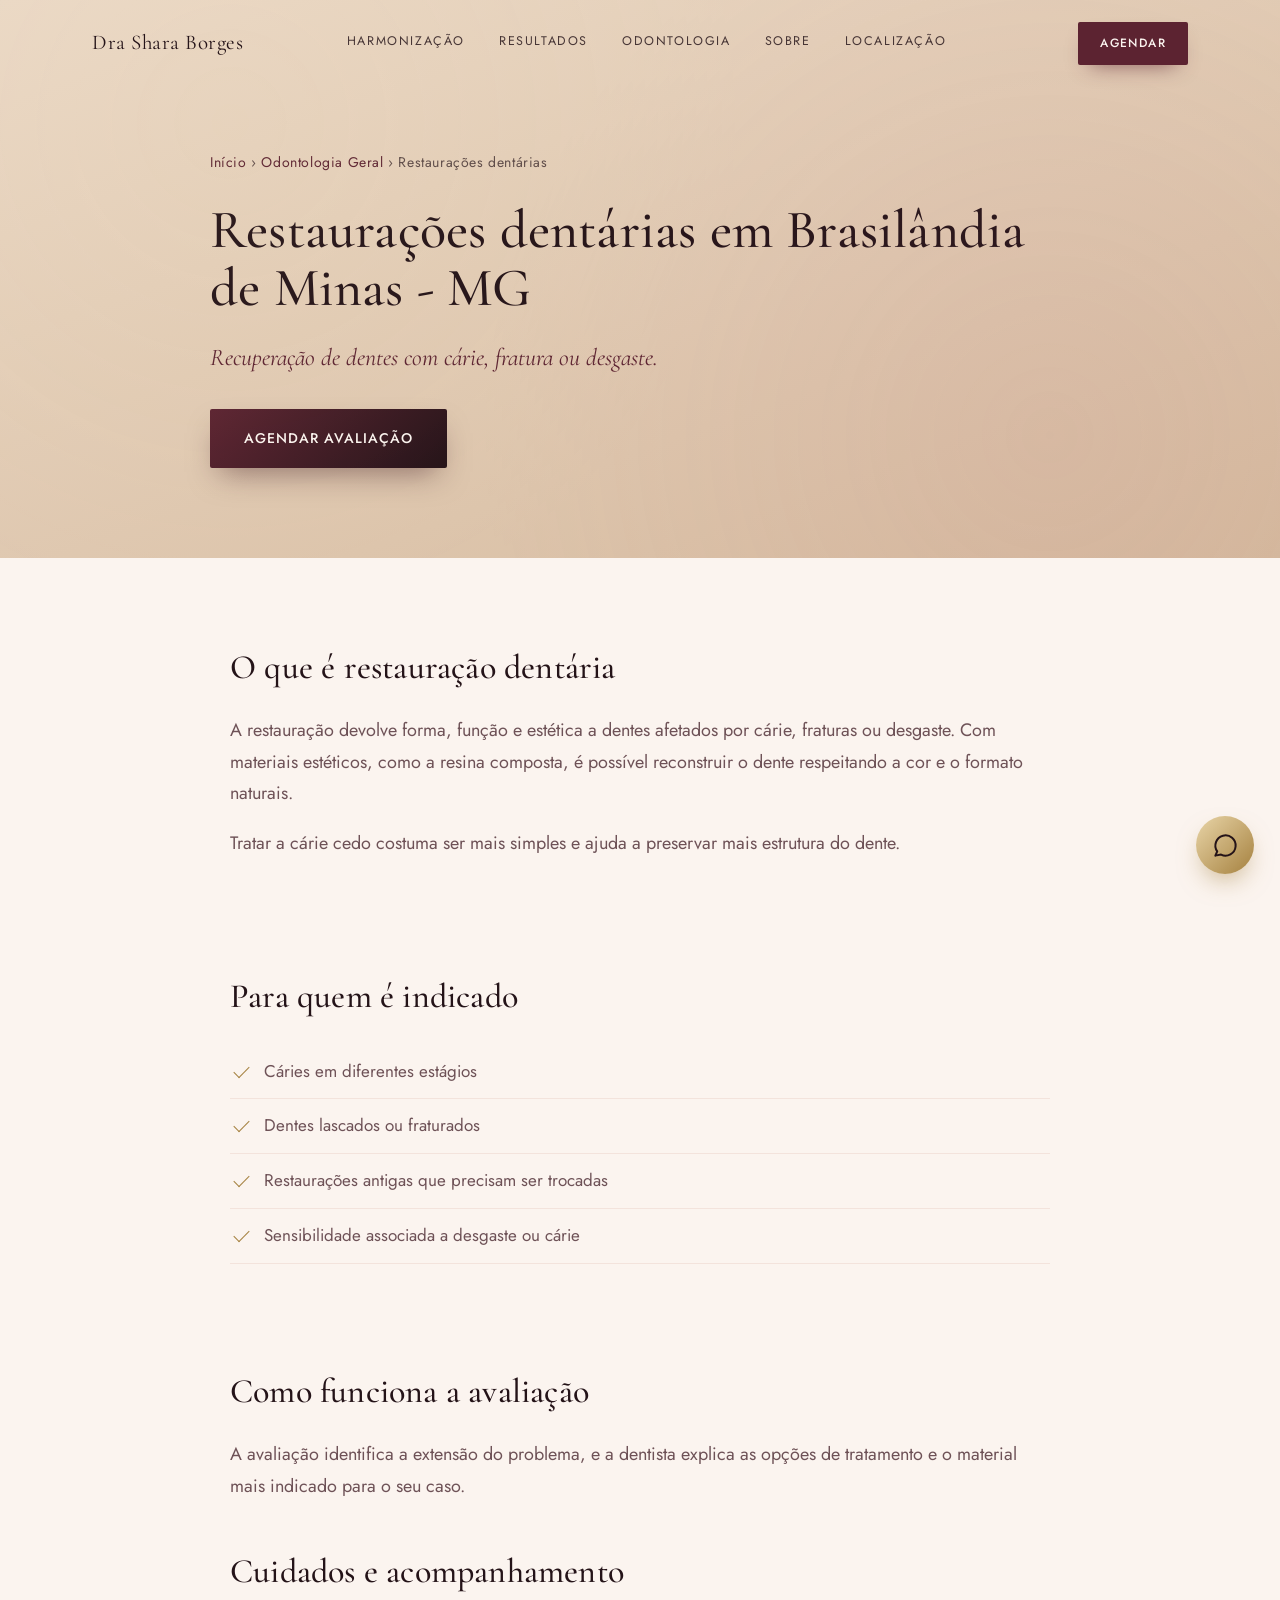
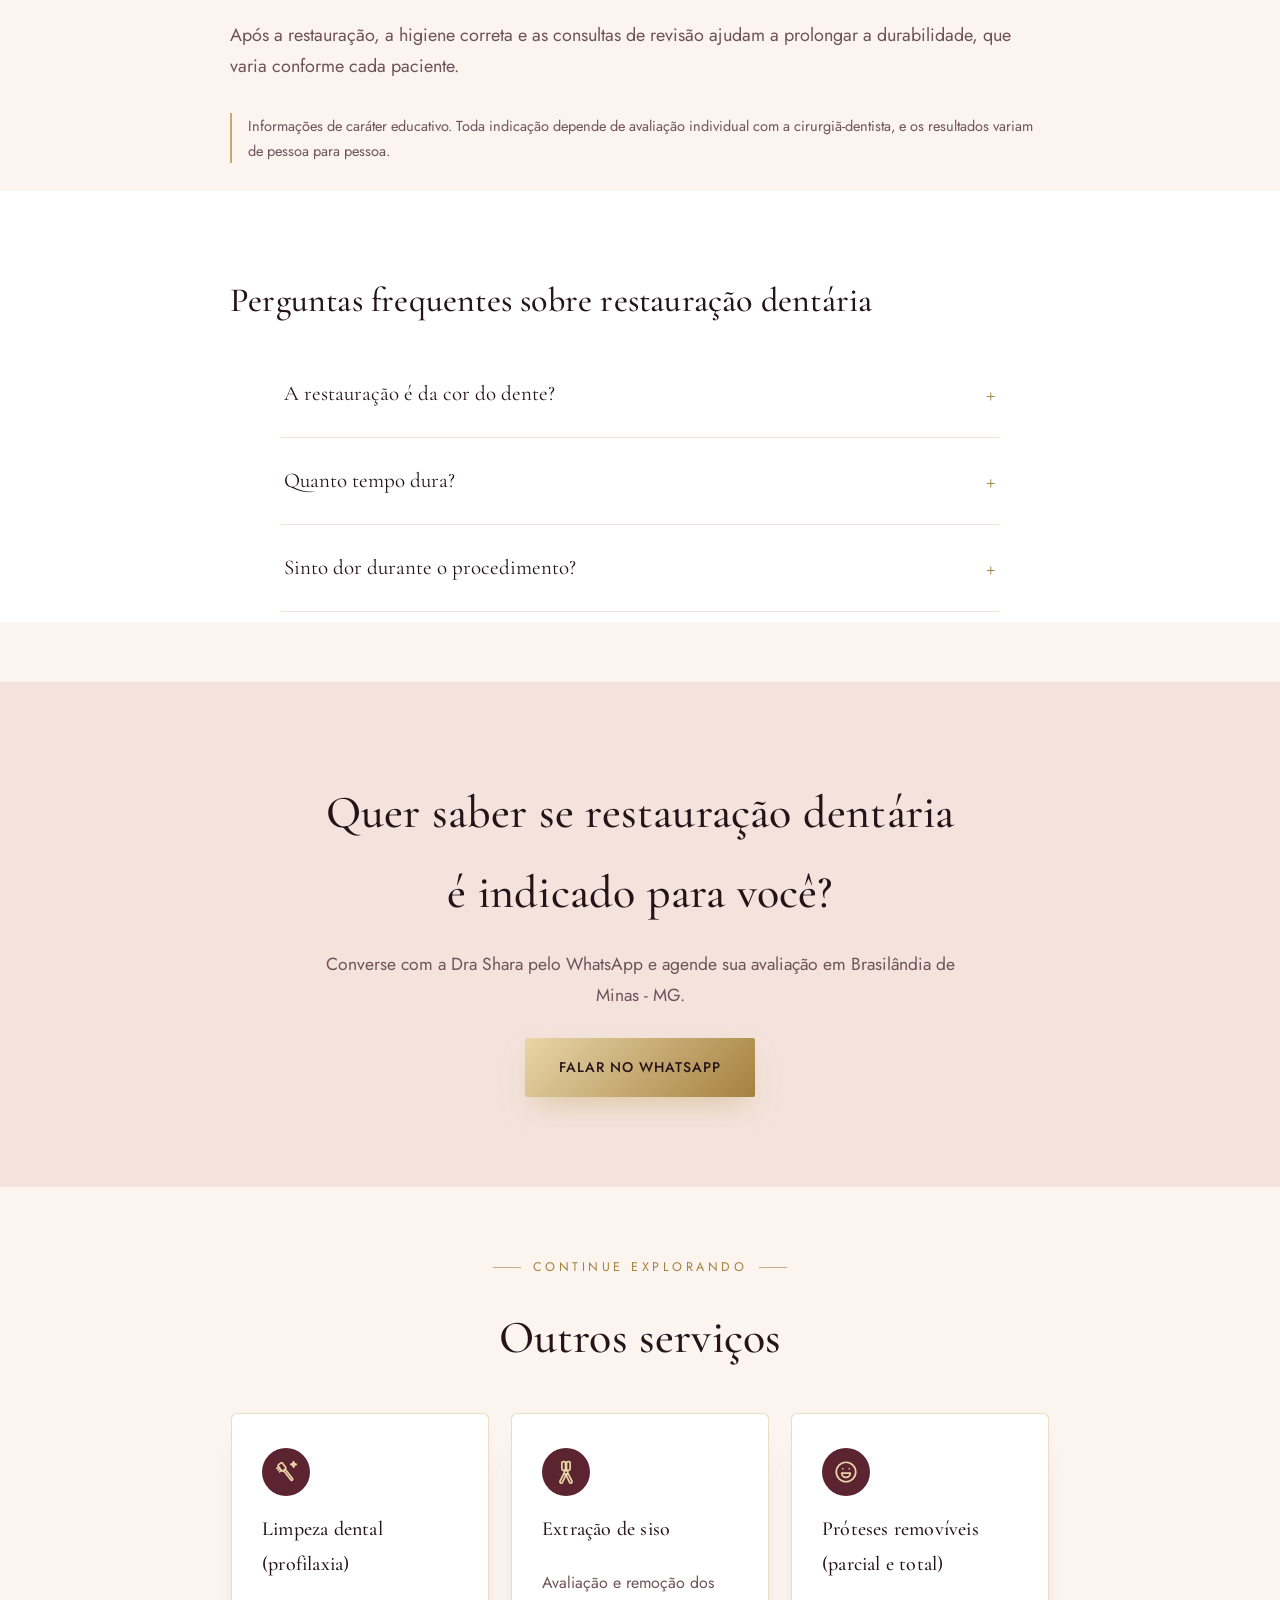
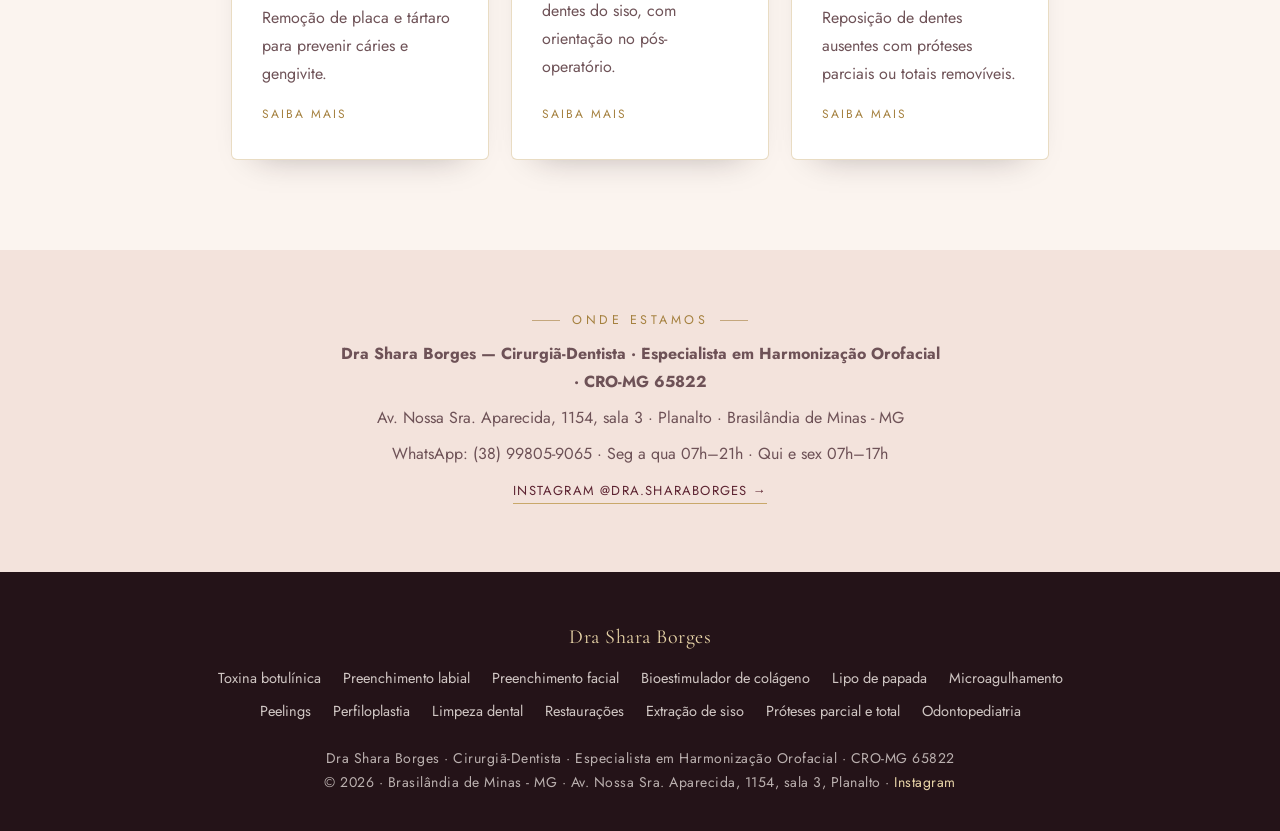
<file: restauracoes-brasilandia-de-minas/index.html>
<!DOCTYPE html>
<html lang="pt-BR">
<head>
<meta charset="UTF-8">
<meta name="robots" content="noindex, nofollow">
<meta name="viewport" content="width=device-width, initial-scale=1.0">
<title>Restaurações em Brasilândia de Minas - MG | Dra Shara Borges</title>
<meta name="description" content="Restauração dentária em Brasilândia de Minas - MG: tratamento de cáries e dentes fraturados com a dentista Dra Shara Borges.">
<link rel="canonical" href="https://annepriscilla.github.io/anne-dra-shara-borges/restauracoes-brasilandia-de-minas/">
<meta property="og:type" content="website">
<meta property="og:locale" content="pt_BR">
<meta property="og:title" content="Restaurações em Brasilândia de Minas - MG | Dra Shara Borges">
<meta property="og:description" content="Restauração dentária em Brasilândia de Minas - MG: tratamento de cáries e dentes fraturados com a dentista Dra Shara Borges.">
<meta property="og:url" content="https://annepriscilla.github.io/anne-dra-shara-borges/restauracoes-brasilandia-de-minas/">
<meta property="og:image" content="https://annepriscilla.github.io/anne-dra-shara-borges/assets/capa-compartilhamento-c.jpg">
<meta property="og:image:width" content="1200">
<meta property="og:image:height" content="630">
<meta name="twitter:card" content="summary_large_image">
<link rel="preconnect" href="https://fonts.googleapis.com">
<link rel="preconnect" href="https://fonts.gstatic.com" crossorigin>
<link href="https://fonts.googleapis.com/css2?family=Cormorant+Garamond:ital,wght@0,400;0,500;0,600;1,400;1,500&family=Jost:wght@300;400;500;600&display=swap" rel="stylesheet">
<link rel="stylesheet" href="../assets/style.css">
<script type="application/ld+json">{"@context": "https://schema.org", "@type": "Service", "name": "Restaurações dentárias", "serviceType": "Restaurações dentárias", "url": "https://annepriscilla.github.io/anne-dra-shara-borges/restauracoes-brasilandia-de-minas/", "description": "Restauração dentária em Brasilândia de Minas - MG: tratamento de cáries e dentes fraturados com a dentista Dra Shara Borges.", "areaServed": {"@type": "City", "name": "Brasilândia de Minas"}, "provider": {"@id": "https://annepriscilla.github.io/anne-dra-shara-borges/#dentista"}}</script><script type="application/ld+json">{"@context": "https://schema.org", "@type": "FAQPage", "mainEntity": [{"@type": "Question", "name": "A restauração é da cor do dente?", "acceptedAnswer": {"@type": "Answer", "text": "Sim, materiais estéticos permitem reproduzir a cor natural do dente."}}, {"@type": "Question", "name": "Quanto tempo dura?", "acceptedAnswer": {"@type": "Answer", "text": "Depende de cuidados, hábitos e do caso. A dentista orienta nas revisões."}}, {"@type": "Question", "name": "Sinto dor durante o procedimento?", "acceptedAnswer": {"@type": "Answer", "text": "O atendimento é feito com anestesia quando necessário, e você é orientada em cada etapa."}}]}</script><script type="application/ld+json">{"@context": "https://schema.org", "@type": "BreadcrumbList", "itemListElement": [{"@type": "ListItem", "position": 1, "name": "Início", "item": "https://annepriscilla.github.io/anne-dra-shara-borges/"}, {"@type": "ListItem", "position": 2, "name": "Odontologia Geral", "item": "https://annepriscilla.github.io/anne-dra-shara-borges/#odontologia"}, {"@type": "ListItem", "position": 3, "name": "Restaurações dentárias", "item": "https://annepriscilla.github.io/anne-dra-shara-borges/restauracoes-brasilandia-de-minas/"}]}</script><script type="application/ld+json">{"@context": "https://schema.org", "@type": "Dentist", "@id": "https://annepriscilla.github.io/anne-dra-shara-borges/#dentista", "name": "Dra Shara Borges — Cirurgiã-Dentista", "url": "https://annepriscilla.github.io/anne-dra-shara-borges/", "telephone": "+55-38-99805-9065", "description": "Cirurgiã-dentista em Brasilândia de Minas - MG: odontologia geral e harmonização orofacial.", "medicalSpecialty": "Dentistry", "image": "https://annepriscilla.github.io/anne-dra-shara-borges/assets/dra-shara.jpg", "sameAs": ["https://www.instagram.com/dra.sharaborges/", "https://www.google.com/maps?cid=5291907284782549508"], "hasMap": "https://www.google.com/maps?cid=5291907284782549508", "geo": {"@type": "GeoCoordinates", "latitude": -17.0038093, "longitude": -46.0063316}, "openingHoursSpecification": [{"@type": "OpeningHoursSpecification", "dayOfWeek": ["Monday", "Tuesday", "Wednesday"], "opens": "07:00", "closes": "21:00"}, {"@type": "OpeningHoursSpecification", "dayOfWeek": ["Thursday", "Friday"], "opens": "07:00", "closes": "17:00"}], "address": {"@type": "PostalAddress", "streetAddress": "Av. Nossa Sra. Aparecida, 1154, sala 3", "addressLocality": "Brasilândia de Minas", "addressRegion": "MG", "addressCountry": "BR"}, "areaServed": {"@type": "City", "name": "Brasilândia de Minas"}, "hasOfferCatalog": {"@type": "OfferCatalog", "name": "Serviços", "itemListElement": [{"@type": "Offer", "itemOffered": {"@type": "Service", "name": "Toxina botulínica (Botox)", "url": "https://annepriscilla.github.io/anne-dra-shara-borges/toxina-botulinica-brasilandia-de-minas/"}}, {"@type": "Offer", "itemOffered": {"@type": "Service", "name": "Preenchimento labial", "url": "https://annepriscilla.github.io/anne-dra-shara-borges/preenchimento-labial-brasilandia-de-minas/"}}, {"@type": "Offer", "itemOffered": {"@type": "Service", "name": "Preenchimento facial", "url": "https://annepriscilla.github.io/anne-dra-shara-borges/preenchimento-facial-brasilandia-de-minas/"}}, {"@type": "Offer", "itemOffered": {"@type": "Service", "name": "Bioestimulador de colágeno", "url": "https://annepriscilla.github.io/anne-dra-shara-borges/bioestimulador-de-colageno-brasilandia-de-minas/"}}, {"@type": "Offer", "itemOffered": {"@type": "Service", "name": "Lipo de papada", "url": "https://annepriscilla.github.io/anne-dra-shara-borges/lipo-de-papada-brasilandia-de-minas/"}}, {"@type": "Offer", "itemOffered": {"@type": "Service", "name": "Microagulhamento", "url": "https://annepriscilla.github.io/anne-dra-shara-borges/microagulhamento-brasilandia-de-minas/"}}, {"@type": "Offer", "itemOffered": {"@type": "Service", "name": "Peelings", "url": "https://annepriscilla.github.io/anne-dra-shara-borges/peelings-brasilandia-de-minas/"}}, {"@type": "Offer", "itemOffered": {"@type": "Service", "name": "Perfiloplastia", "url": "https://annepriscilla.github.io/anne-dra-shara-borges/perfiloplastia-brasilandia-de-minas/"}}, {"@type": "Offer", "itemOffered": {"@type": "Service", "name": "Limpeza dental (profilaxia)", "url": "https://annepriscilla.github.io/anne-dra-shara-borges/limpeza-dental-brasilandia-de-minas/"}}, {"@type": "Offer", "itemOffered": {"@type": "Service", "name": "Restaurações dentárias", "url": "https://annepriscilla.github.io/anne-dra-shara-borges/restauracoes-brasilandia-de-minas/"}}, {"@type": "Offer", "itemOffered": {"@type": "Service", "name": "Extração de siso", "url": "https://annepriscilla.github.io/anne-dra-shara-borges/extracao-de-siso-brasilandia-de-minas/"}}, {"@type": "Offer", "itemOffered": {"@type": "Service", "name": "Próteses removíveis (parcial e total)", "url": "https://annepriscilla.github.io/anne-dra-shara-borges/proteses-removiveis-brasilandia-de-minas/"}}, {"@type": "Offer", "itemOffered": {"@type": "Service", "name": "Odontopediatria", "url": "https://annepriscilla.github.io/anne-dra-shara-borges/odontopediatria-brasilandia-de-minas/"}}]}}</script>
</head>
<body>
<nav id="nav">
  <div class="nav-inner">
    <a href="../index.html" class="nav-logo">Dra Shara Borges</a>
    <div class="nav-links">
      <a href="../index.html#harmonizacao">Harmonização</a>
      <a href="../index.html#resultados">Resultados</a>
      <a href="../index.html#odontologia">Odontologia</a>
      <a href="../index.html#sobre">Sobre</a>
      <a href="../index.html#localizacao">Localização</a>
    </div>
    <a class="nav-cta" href="https://wa.me/5538998059065?text=Ol%C3%A1%2C%20vim%20pelo%20site%20e%20gostaria%20de%20agendar%20uma%20avalia%C3%A7%C3%A3o." target="_blank" rel="noopener">Agendar</a>
  </div>
</nav>
<header class="page-hero">
  <div class="in">
    <p class="crumbs"><a href="../index.html">Início</a> › <a href="../index.html#odontologia">Odontologia Geral</a> › Restaurações dentárias</p>
    <h1>Restaurações dentárias em Brasilândia de Minas - MG</h1>
    <p class="lead">Recuperação de dentes com cárie, fratura ou desgaste.</p>
    <a class="btn" href="https://wa.me/5538998059065?text=Ol%C3%A1%2C%20vim%20pelo%20Google%20e%20gostaria%20de%20saber%20mais%20sobre%20restaura%C3%A7%C3%A3o%20dent%C3%A1ria." target="_blank" rel="noopener">Agendar avaliação</a>
  </div>
</header>
<section class="prose"><div class="wrap">
  <h2>O que é restauração dentária</h2>
  <p>A restauração devolve forma, função e estética a dentes afetados por cárie, fraturas ou desgaste. Com materiais estéticos, como a resina composta, é possível reconstruir o dente respeitando a cor e o formato naturais.</p><p>Tratar a cárie cedo costuma ser mais simples e ajuda a preservar mais estrutura do dente.</p>
</div></section>
<section class="prose"><div class="wrap">
  <h2>Para quem é indicado</h2>
  <ul class="checklist"><li>Cáries em diferentes estágios</li><li>Dentes lascados ou fraturados</li><li>Restaurações antigas que precisam ser trocadas</li><li>Sensibilidade associada a desgaste ou cárie</li></ul>
</div></section>
<section class="prose"><div class="wrap">
  <h2>Como funciona a avaliação</h2>
  <p>A avaliação identifica a extensão do problema, e a dentista explica as opções de tratamento e o material mais indicado para o seu caso.</p>
  <h2 style="margin-top:40px">Cuidados e acompanhamento</h2>
  <p>Após a restauração, a higiene correta e as consultas de revisão ajudam a prolongar a durabilidade, que varia conforme cada paciente.</p>
  <p class="nota-legal">Informações de caráter educativo. Toda indicação depende de avaliação individual com a cirurgiã-dentista, e os resultados variam de pessoa para pessoa.</p>
</div></section>
<section class="prose faq"><div class="wrap">
  <h2>Perguntas frequentes sobre restauração dentária</h2>
  <div class="faq-list" style="margin-top:20px"><details><summary>A restauração é da cor do dente?</summary><p>Sim, materiais estéticos permitem reproduzir a cor natural do dente.</p></details><details><summary>Quanto tempo dura?</summary><p>Depende de cuidados, hábitos e do caso. A dentista orienta nas revisões.</p></details><details><summary>Sinto dor durante o procedimento?</summary><p>O atendimento é feito com anestesia quando necessário, e você é orientada em cada etapa.</p></details></div>
</div></section>
<section class="cta-mid" style="margin-top:60px"><div class="cta-mid-inner">
  <h2>Quer saber se restauração dentária é indicado para você?</h2>
  <p>Converse com a Dra Shara pelo WhatsApp e agende sua avaliação em Brasilândia de Minas - MG.</p>
  <a class="btn" href="https://wa.me/5538998059065?text=Ol%C3%A1%2C%20vim%20pelo%20Google%20e%20gostaria%20de%20saber%20mais%20sobre%20restaura%C3%A7%C3%A3o%20dent%C3%A1ria." target="_blank" rel="noopener">Falar no WhatsApp</a>
</div></section>
<section class="related">
  <p class="section-label">Continue explorando</p>
  <h2>Outros serviços</h2>
  <div class="servicos-grid">
    <div class="servico"><div class="icon-ring"><svg viewBox="0 0 24 24" fill="none" stroke-width="1.6" stroke-linecap="round" stroke-linejoin="round" overflow="visible"><g transform="rotate(-38 12 12)"><rect x="9.6" y="2.5" width="4.8" height="7" rx="1.2"/><path d="M7.4 4.2h2.2M7.4 6.2h2.2M7.4 8.2h2.2"/><path d="M11 9.5v10.9a1 1 0 0 0 2 0V9.5"/></g><path d="M19 2.5l.7 1.8 1.8.7-1.8.7-.7 1.8-.7-1.8-1.8-.7 1.8-.7z"/></svg></div>
      <h3><a href="../limpeza-dental-brasilandia-de-minas/">Limpeza dental (profilaxia)</a></h3><p>Remoção de placa e tártaro para prevenir cáries e gengivite.</p><span class="mais">Saiba mais</span></div>
    <div class="servico"><div class="icon-ring"><svg viewBox="0 0 24 24" fill="none" stroke-width="1.6" stroke-linecap="round" stroke-linejoin="round" overflow="visible"><rect x="8.2" y="2.4" width="3.3" height="8" rx="1.3"/><rect x="12.5" y="2.4" width="3.3" height="8" rx="1.3"/><circle cx="12" cy="12.4" r="1.7"/><g transform="translate(11 14) rotate(26)"><rect x="-1.2" y="0" width="2.4" height="9" rx="1.2"/></g><g transform="translate(13 14) rotate(-26)"><rect x="-1.2" y="0" width="2.4" height="9" rx="1.2"/></g></svg></div>
      <h3><a href="../extracao-de-siso-brasilandia-de-minas/">Extração de siso</a></h3><p>Avaliação e remoção dos dentes do siso, com orientação no pós-operatório.</p><span class="mais">Saiba mais</span></div>
    <div class="servico"><div class="icon-ring"><svg viewBox="0 0 24 24" fill="none" stroke-width="1.6" stroke-linecap="round" stroke-linejoin="round" overflow="visible"><path d="M12 12m-9 0a9 9 0 1 0 18 0a9 9 0 1 0 -18 0"/><path d="M9 9l.01 0"/><path d="M15 9l.01 0"/><path d="M8 13a4 4 0 1 0 8 0h-8"/></svg></div>
      <h3><a href="../proteses-removiveis-brasilandia-de-minas/">Próteses removíveis (parcial e total)</a></h3><p>Reposição de dentes ausentes com próteses parciais ou totais removíveis.</p><span class="mais">Saiba mais</span></div>
  </div>
</section>
<section class="local-mini">
  <p class="section-label">Onde estamos</p>
  <p><strong>Dra Shara Borges — Cirurgiã-Dentista · Especialista em Harmonização Orofacial · CRO-MG 65822</strong></p>
  <p>Av. Nossa Sra. Aparecida, 1154, sala 3 · Planalto · Brasilândia de Minas - MG</p>
  <p>WhatsApp: (38) 99805-9065 · Seg a qua 07h–21h · Qui e sex 07h–17h</p>
  <p><a class="link-arrow" href="https://www.instagram.com/dra.sharaborges/" target="_blank" rel="noopener">Instagram @dra.sharaborges →</a></p>
</section>
<footer>
  <p class="foot-logo">Dra Shara Borges</p>
  <div class="foot-links"><a href="../toxina-botulinica-brasilandia-de-minas/">Toxina botulínica</a><a href="../preenchimento-labial-brasilandia-de-minas/">Preenchimento labial</a><a href="../preenchimento-facial-brasilandia-de-minas/">Preenchimento facial</a><a href="../bioestimulador-de-colageno-brasilandia-de-minas/">Bioestimulador de colágeno</a><a href="../lipo-de-papada-brasilandia-de-minas/">Lipo de papada</a><a href="../microagulhamento-brasilandia-de-minas/">Microagulhamento</a><a href="../peelings-brasilandia-de-minas/">Peelings</a><a href="../perfiloplastia-brasilandia-de-minas/">Perfiloplastia</a><a href="../limpeza-dental-brasilandia-de-minas/">Limpeza dental</a><a href="../restauracoes-brasilandia-de-minas/">Restaurações</a><a href="../extracao-de-siso-brasilandia-de-minas/">Extração de siso</a><a href="../proteses-removiveis-brasilandia-de-minas/">Próteses parcial e total</a><a href="../odontopediatria-brasilandia-de-minas/">Odontopediatria</a></div>
  <p>Dra Shara Borges · Cirurgiã-Dentista · Especialista em Harmonização Orofacial · CRO-MG 65822</p>
  <p>© 2026 · Brasilândia de Minas - MG · Av. Nossa Sra. Aparecida, 1154, sala 3, Planalto · <a href="https://www.instagram.com/dra.sharaborges/" target="_blank" rel="noopener">Instagram</a></p>
</footer>
<a class="whats-float" href="https://wa.me/5538998059065?text=Ol%C3%A1%2C%20vim%20pelo%20site%20e%20gostaria%20de%20agendar%20uma%20avalia%C3%A7%C3%A3o." target="_blank" rel="noopener" aria-label="WhatsApp">
  <svg viewBox="0 0 24 24" fill="none" stroke="currentColor" stroke-width="1.8" stroke-linecap="round" stroke-linejoin="round"><path d="M3 21l1.65-3.8a9 9 0 1 1 3.4 2.9L3 21"/></svg>
</a>
<script>
  const nav = document.getElementById('nav');
  window.addEventListener('scroll', () => nav.classList.toggle('scrolled', window.scrollY > 40));
  nav.classList.toggle('scrolled', window.scrollY > 40);
</script>
</body>
</html>
</file>
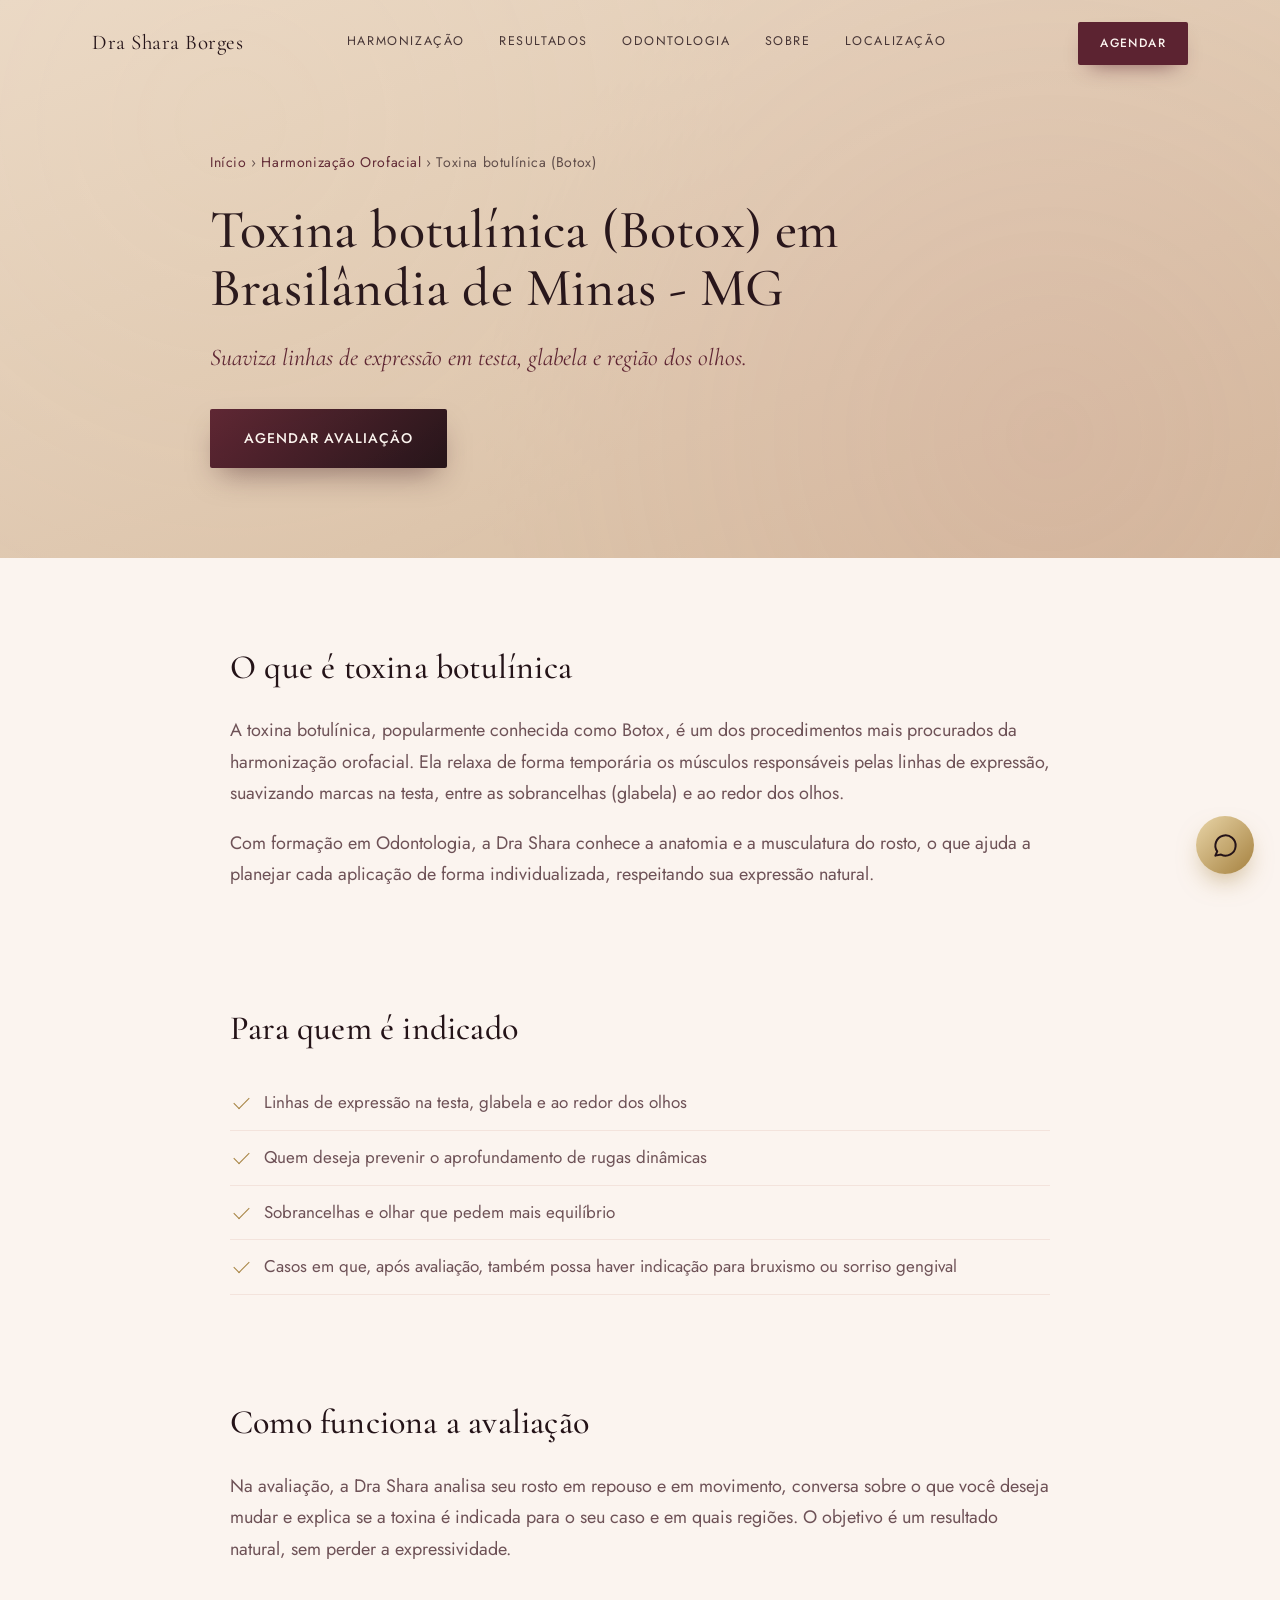
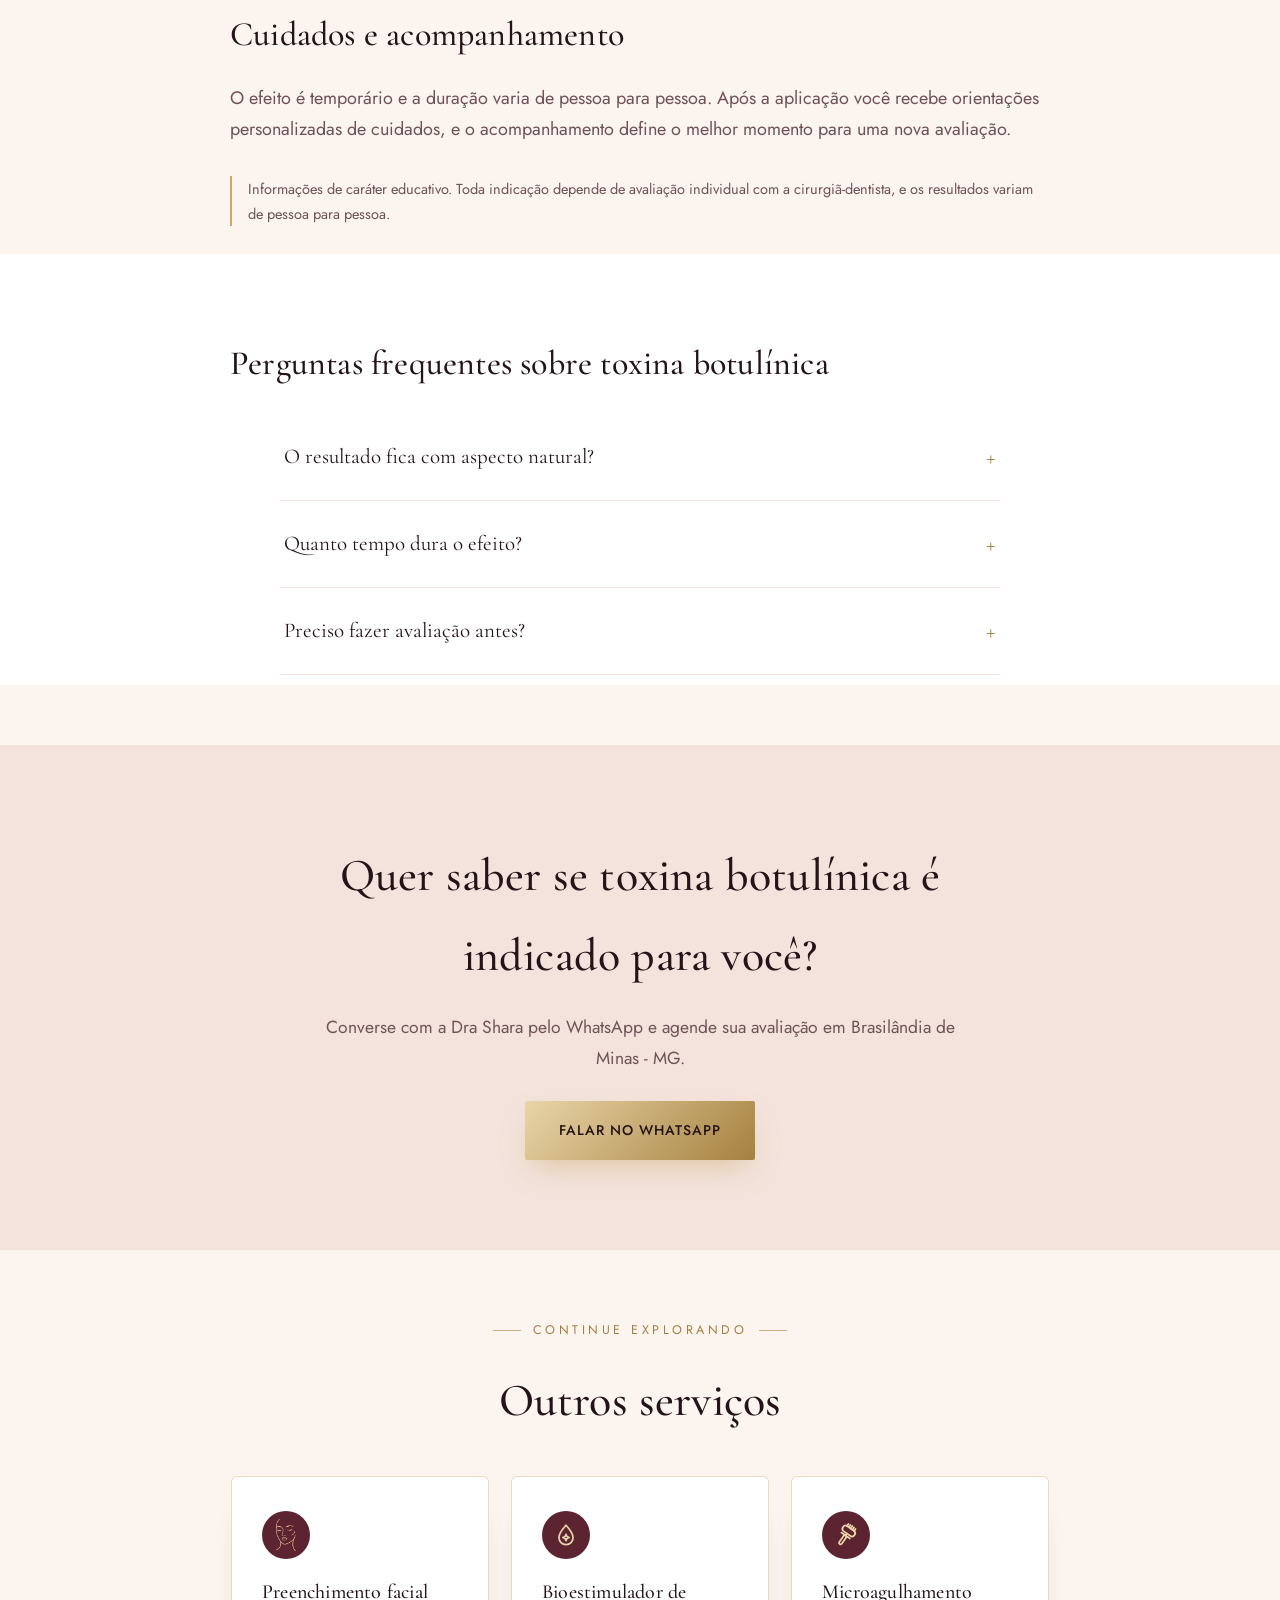
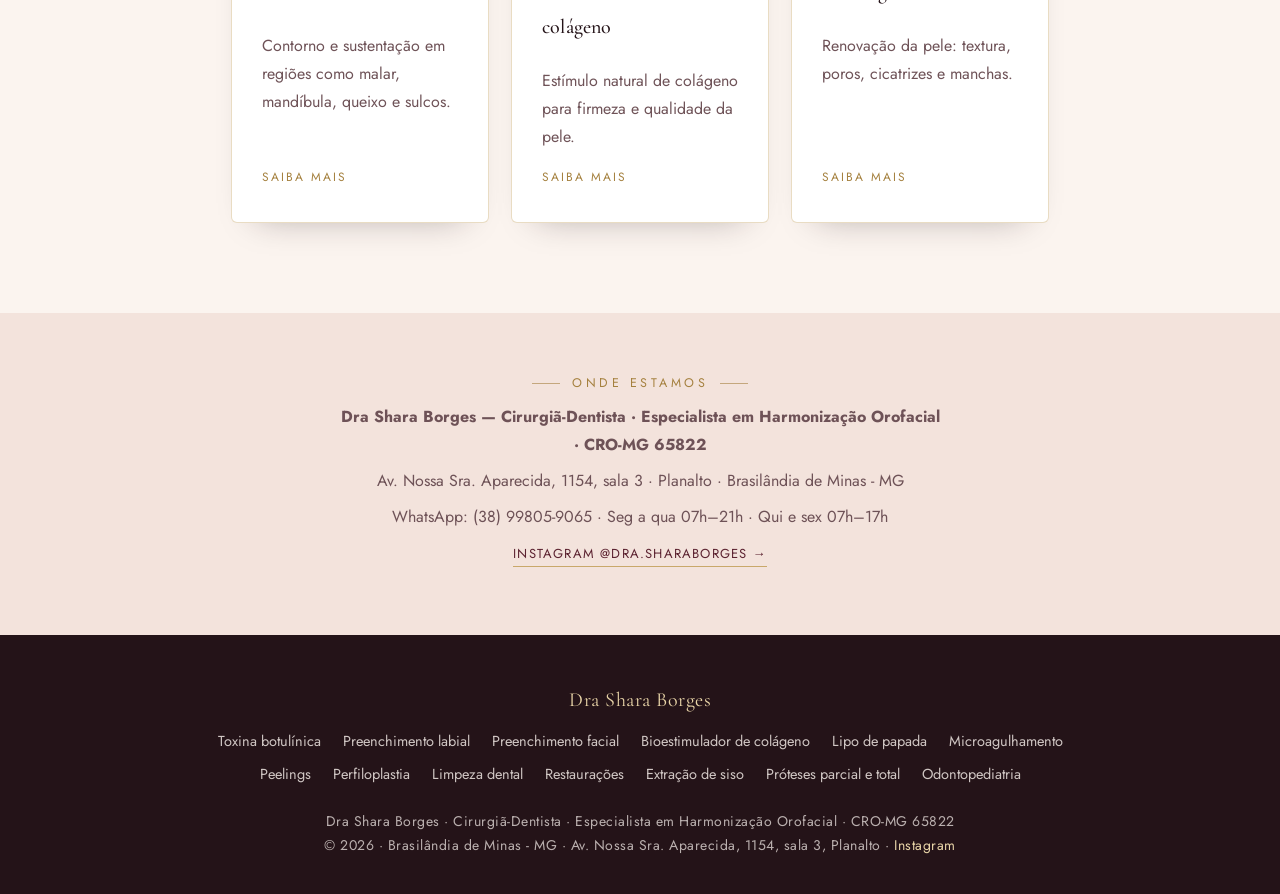
<file: toxina-botulinica-brasilandia-de-minas/index.html>
<!DOCTYPE html>
<html lang="pt-BR">
<head>
<meta charset="UTF-8">
<meta name="robots" content="noindex, nofollow">
<meta name="viewport" content="width=device-width, initial-scale=1.0">
<title>Toxina botulínica em Brasilândia de Minas - MG | Dra Shara Borges</title>
<meta name="description" content="Toxina botulínica (Botox) em Brasilândia de Minas - MG: avaliação individual com a cirurgiã-dentista Dra Shara Borges. Agende pelo WhatsApp.">
<link rel="canonical" href="https://annepriscilla.github.io/anne-dra-shara-borges/toxina-botulinica-brasilandia-de-minas/">
<meta property="og:type" content="website">
<meta property="og:locale" content="pt_BR">
<meta property="og:title" content="Toxina botulínica em Brasilândia de Minas - MG | Dra Shara Borges">
<meta property="og:description" content="Toxina botulínica (Botox) em Brasilândia de Minas - MG: avaliação individual com a cirurgiã-dentista Dra Shara Borges. Agende pelo WhatsApp.">
<meta property="og:url" content="https://annepriscilla.github.io/anne-dra-shara-borges/toxina-botulinica-brasilandia-de-minas/">
<meta property="og:image" content="https://annepriscilla.github.io/anne-dra-shara-borges/assets/capa-compartilhamento-c.jpg">
<meta property="og:image:width" content="1200">
<meta property="og:image:height" content="630">
<meta name="twitter:card" content="summary_large_image">
<link rel="preconnect" href="https://fonts.googleapis.com">
<link rel="preconnect" href="https://fonts.gstatic.com" crossorigin>
<link href="https://fonts.googleapis.com/css2?family=Cormorant+Garamond:ital,wght@0,400;0,500;0,600;1,400;1,500&family=Jost:wght@300;400;500;600&display=swap" rel="stylesheet">
<link rel="stylesheet" href="../assets/style.css">
<script type="application/ld+json">{"@context": "https://schema.org", "@type": "Service", "name": "Toxina botulínica (Botox)", "serviceType": "Toxina botulínica (Botox)", "url": "https://annepriscilla.github.io/anne-dra-shara-borges/toxina-botulinica-brasilandia-de-minas/", "description": "Toxina botulínica (Botox) em Brasilândia de Minas - MG: avaliação individual com a cirurgiã-dentista Dra Shara Borges. Agende pelo WhatsApp.", "areaServed": {"@type": "City", "name": "Brasilândia de Minas"}, "provider": {"@id": "https://annepriscilla.github.io/anne-dra-shara-borges/#dentista"}}</script><script type="application/ld+json">{"@context": "https://schema.org", "@type": "FAQPage", "mainEntity": [{"@type": "Question", "name": "O resultado fica com aspecto natural?", "acceptedAnswer": {"@type": "Answer", "text": "O planejamento é individual e busca preservar a sua expressão. Os resultados variam de pessoa para pessoa."}}, {"@type": "Question", "name": "Quanto tempo dura o efeito?", "acceptedAnswer": {"@type": "Answer", "text": "O efeito é temporário e o tempo varia conforme o organismo e a região tratada. Na avaliação você recebe a orientação para o seu caso."}}, {"@type": "Question", "name": "Preciso fazer avaliação antes?", "acceptedAnswer": {"@type": "Answer", "text": "Sim. Toda indicação parte de uma avaliação individual com a cirurgiã-dentista."}}]}</script><script type="application/ld+json">{"@context": "https://schema.org", "@type": "BreadcrumbList", "itemListElement": [{"@type": "ListItem", "position": 1, "name": "Início", "item": "https://annepriscilla.github.io/anne-dra-shara-borges/"}, {"@type": "ListItem", "position": 2, "name": "Harmonização Orofacial", "item": "https://annepriscilla.github.io/anne-dra-shara-borges/#harmonizacao"}, {"@type": "ListItem", "position": 3, "name": "Toxina botulínica (Botox)", "item": "https://annepriscilla.github.io/anne-dra-shara-borges/toxina-botulinica-brasilandia-de-minas/"}]}</script><script type="application/ld+json">{"@context": "https://schema.org", "@type": "Dentist", "@id": "https://annepriscilla.github.io/anne-dra-shara-borges/#dentista", "name": "Dra Shara Borges — Cirurgiã-Dentista", "url": "https://annepriscilla.github.io/anne-dra-shara-borges/", "telephone": "+55-38-99805-9065", "description": "Cirurgiã-dentista em Brasilândia de Minas - MG: odontologia geral e harmonização orofacial.", "medicalSpecialty": "Dentistry", "image": "https://annepriscilla.github.io/anne-dra-shara-borges/assets/dra-shara.jpg", "sameAs": ["https://www.instagram.com/dra.sharaborges/", "https://www.google.com/maps?cid=5291907284782549508"], "hasMap": "https://www.google.com/maps?cid=5291907284782549508", "geo": {"@type": "GeoCoordinates", "latitude": -17.0038093, "longitude": -46.0063316}, "openingHoursSpecification": [{"@type": "OpeningHoursSpecification", "dayOfWeek": ["Monday", "Tuesday", "Wednesday"], "opens": "07:00", "closes": "21:00"}, {"@type": "OpeningHoursSpecification", "dayOfWeek": ["Thursday", "Friday"], "opens": "07:00", "closes": "17:00"}], "address": {"@type": "PostalAddress", "streetAddress": "Av. Nossa Sra. Aparecida, 1154, sala 3", "addressLocality": "Brasilândia de Minas", "addressRegion": "MG", "addressCountry": "BR"}, "areaServed": {"@type": "City", "name": "Brasilândia de Minas"}, "hasOfferCatalog": {"@type": "OfferCatalog", "name": "Serviços", "itemListElement": [{"@type": "Offer", "itemOffered": {"@type": "Service", "name": "Toxina botulínica (Botox)", "url": "https://annepriscilla.github.io/anne-dra-shara-borges/toxina-botulinica-brasilandia-de-minas/"}}, {"@type": "Offer", "itemOffered": {"@type": "Service", "name": "Preenchimento labial", "url": "https://annepriscilla.github.io/anne-dra-shara-borges/preenchimento-labial-brasilandia-de-minas/"}}, {"@type": "Offer", "itemOffered": {"@type": "Service", "name": "Preenchimento facial", "url": "https://annepriscilla.github.io/anne-dra-shara-borges/preenchimento-facial-brasilandia-de-minas/"}}, {"@type": "Offer", "itemOffered": {"@type": "Service", "name": "Bioestimulador de colágeno", "url": "https://annepriscilla.github.io/anne-dra-shara-borges/bioestimulador-de-colageno-brasilandia-de-minas/"}}, {"@type": "Offer", "itemOffered": {"@type": "Service", "name": "Lipo de papada", "url": "https://annepriscilla.github.io/anne-dra-shara-borges/lipo-de-papada-brasilandia-de-minas/"}}, {"@type": "Offer", "itemOffered": {"@type": "Service", "name": "Microagulhamento", "url": "https://annepriscilla.github.io/anne-dra-shara-borges/microagulhamento-brasilandia-de-minas/"}}, {"@type": "Offer", "itemOffered": {"@type": "Service", "name": "Peelings", "url": "https://annepriscilla.github.io/anne-dra-shara-borges/peelings-brasilandia-de-minas/"}}, {"@type": "Offer", "itemOffered": {"@type": "Service", "name": "Perfiloplastia", "url": "https://annepriscilla.github.io/anne-dra-shara-borges/perfiloplastia-brasilandia-de-minas/"}}, {"@type": "Offer", "itemOffered": {"@type": "Service", "name": "Limpeza dental (profilaxia)", "url": "https://annepriscilla.github.io/anne-dra-shara-borges/limpeza-dental-brasilandia-de-minas/"}}, {"@type": "Offer", "itemOffered": {"@type": "Service", "name": "Restaurações dentárias", "url": "https://annepriscilla.github.io/anne-dra-shara-borges/restauracoes-brasilandia-de-minas/"}}, {"@type": "Offer", "itemOffered": {"@type": "Service", "name": "Extração de siso", "url": "https://annepriscilla.github.io/anne-dra-shara-borges/extracao-de-siso-brasilandia-de-minas/"}}, {"@type": "Offer", "itemOffered": {"@type": "Service", "name": "Próteses removíveis (parcial e total)", "url": "https://annepriscilla.github.io/anne-dra-shara-borges/proteses-removiveis-brasilandia-de-minas/"}}, {"@type": "Offer", "itemOffered": {"@type": "Service", "name": "Odontopediatria", "url": "https://annepriscilla.github.io/anne-dra-shara-borges/odontopediatria-brasilandia-de-minas/"}}]}}</script>
</head>
<body>
<nav id="nav">
  <div class="nav-inner">
    <a href="../index.html" class="nav-logo">Dra Shara Borges</a>
    <div class="nav-links">
      <a href="../index.html#harmonizacao">Harmonização</a>
      <a href="../index.html#resultados">Resultados</a>
      <a href="../index.html#odontologia">Odontologia</a>
      <a href="../index.html#sobre">Sobre</a>
      <a href="../index.html#localizacao">Localização</a>
    </div>
    <a class="nav-cta" href="https://wa.me/5538998059065?text=Ol%C3%A1%2C%20vim%20pelo%20site%20e%20gostaria%20de%20agendar%20uma%20avalia%C3%A7%C3%A3o." target="_blank" rel="noopener">Agendar</a>
  </div>
</nav>
<header class="page-hero">
  <div class="in">
    <p class="crumbs"><a href="../index.html">Início</a> › <a href="../index.html#harmonizacao">Harmonização Orofacial</a> › Toxina botulínica (Botox)</p>
    <h1>Toxina botulínica (Botox) em Brasilândia de Minas - MG</h1>
    <p class="lead">Suaviza linhas de expressão em testa, glabela e região dos olhos.</p>
    <a class="btn" href="https://wa.me/5538998059065?text=Ol%C3%A1%2C%20vim%20pelo%20Google%20e%20gostaria%20de%20saber%20mais%20sobre%20toxina%20botul%C3%ADnica." target="_blank" rel="noopener">Agendar avaliação</a>
  </div>
</header>
<section class="prose"><div class="wrap">
  <h2>O que é toxina botulínica</h2>
  <p>A toxina botulínica, popularmente conhecida como Botox, é um dos procedimentos mais procurados da harmonização orofacial. Ela relaxa de forma temporária os músculos responsáveis pelas linhas de expressão, suavizando marcas na testa, entre as sobrancelhas (glabela) e ao redor dos olhos.</p><p>Com formação em Odontologia, a Dra Shara conhece a anatomia e a musculatura do rosto, o que ajuda a planejar cada aplicação de forma individualizada, respeitando sua expressão natural.</p>
</div></section>
<section class="prose"><div class="wrap">
  <h2>Para quem é indicado</h2>
  <ul class="checklist"><li>Linhas de expressão na testa, glabela e ao redor dos olhos</li><li>Quem deseja prevenir o aprofundamento de rugas dinâmicas</li><li>Sobrancelhas e olhar que pedem mais equilíbrio</li><li>Casos em que, após avaliação, também possa haver indicação para bruxismo ou sorriso gengival</li></ul>
</div></section>
<section class="prose"><div class="wrap">
  <h2>Como funciona a avaliação</h2>
  <p>Na avaliação, a Dra Shara analisa seu rosto em repouso e em movimento, conversa sobre o que você deseja mudar e explica se a toxina é indicada para o seu caso e em quais regiões. O objetivo é um resultado natural, sem perder a expressividade.</p>
  <h2 style="margin-top:40px">Cuidados e acompanhamento</h2>
  <p>O efeito é temporário e a duração varia de pessoa para pessoa. Após a aplicação você recebe orientações personalizadas de cuidados, e o acompanhamento define o melhor momento para uma nova avaliação.</p>
  <p class="nota-legal">Informações de caráter educativo. Toda indicação depende de avaliação individual com a cirurgiã-dentista, e os resultados variam de pessoa para pessoa.</p>
</div></section>
<section class="prose faq"><div class="wrap">
  <h2>Perguntas frequentes sobre toxina botulínica</h2>
  <div class="faq-list" style="margin-top:20px"><details><summary>O resultado fica com aspecto natural?</summary><p>O planejamento é individual e busca preservar a sua expressão. Os resultados variam de pessoa para pessoa.</p></details><details><summary>Quanto tempo dura o efeito?</summary><p>O efeito é temporário e o tempo varia conforme o organismo e a região tratada. Na avaliação você recebe a orientação para o seu caso.</p></details><details><summary>Preciso fazer avaliação antes?</summary><p>Sim. Toda indicação parte de uma avaliação individual com a cirurgiã-dentista.</p></details></div>
</div></section>
<section class="cta-mid" style="margin-top:60px"><div class="cta-mid-inner">
  <h2>Quer saber se toxina botulínica é indicado para você?</h2>
  <p>Converse com a Dra Shara pelo WhatsApp e agende sua avaliação em Brasilândia de Minas - MG.</p>
  <a class="btn" href="https://wa.me/5538998059065?text=Ol%C3%A1%2C%20vim%20pelo%20Google%20e%20gostaria%20de%20saber%20mais%20sobre%20toxina%20botul%C3%ADnica." target="_blank" rel="noopener">Falar no WhatsApp</a>
</div></section>
<section class="related">
  <p class="section-label">Continue explorando</p>
  <h2>Outros serviços</h2>
  <div class="servicos-grid">
    <div class="servico"><div class="icon-ring"><img src="../assets/icones/preenchimento-facial.png" alt="" width="19" height="32"></div>
      <h3><a href="../preenchimento-facial-brasilandia-de-minas/">Preenchimento facial</a></h3><p>Contorno e sustentação em regiões como malar, mandíbula, queixo e sulcos.</p><span class="mais">Saiba mais</span></div>
    <div class="servico"><div class="icon-ring"><svg viewBox="0 0 24 24" fill="none" stroke-width="1.6" stroke-linecap="round" stroke-linejoin="round" overflow="visible"><path d="M12 3C12 3 5.5 10 5.5 14.4a6.5 6.5 0 0 0 13 0C18.5 10 12 3 12 3z"/><path d="M12 11.4l.9 2 2 .9-2 .9-.9 2-.9-2-2-.9 2-.9z"/></svg></div>
      <h3><a href="../bioestimulador-de-colageno-brasilandia-de-minas/">Bioestimulador de colágeno</a></h3><p>Estímulo natural de colágeno para firmeza e qualidade da pele.</p><span class="mais">Saiba mais</span></div>
    <div class="servico"><div class="icon-ring"><svg viewBox="0 0 24 24" fill="none" stroke-width="1.6" stroke-linecap="round" stroke-linejoin="round" overflow="visible"><g transform="rotate(35 12 12)"><rect x="5.5" y="4.6" width="13" height="5.8" rx="2.9"/><path d="M8 2.4v2.2M10 2v2.6M12 1.8v2.8M14 2v2.6M16 2.4v2.2"/><path d="M12 10.4v2.2M7.2 12.6h9.6"/><rect x="10.6" y="12.6" width="2.8" height="9.6" rx="1.4"/></g></svg></div>
      <h3><a href="../microagulhamento-brasilandia-de-minas/">Microagulhamento</a></h3><p>Renovação da pele: textura, poros, cicatrizes e manchas.</p><span class="mais">Saiba mais</span></div>
  </div>
</section>
<section class="local-mini">
  <p class="section-label">Onde estamos</p>
  <p><strong>Dra Shara Borges — Cirurgiã-Dentista · Especialista em Harmonização Orofacial · CRO-MG 65822</strong></p>
  <p>Av. Nossa Sra. Aparecida, 1154, sala 3 · Planalto · Brasilândia de Minas - MG</p>
  <p>WhatsApp: (38) 99805-9065 · Seg a qua 07h–21h · Qui e sex 07h–17h</p>
  <p><a class="link-arrow" href="https://www.instagram.com/dra.sharaborges/" target="_blank" rel="noopener">Instagram @dra.sharaborges →</a></p>
</section>
<footer>
  <p class="foot-logo">Dra Shara Borges</p>
  <div class="foot-links"><a href="../toxina-botulinica-brasilandia-de-minas/">Toxina botulínica</a><a href="../preenchimento-labial-brasilandia-de-minas/">Preenchimento labial</a><a href="../preenchimento-facial-brasilandia-de-minas/">Preenchimento facial</a><a href="../bioestimulador-de-colageno-brasilandia-de-minas/">Bioestimulador de colágeno</a><a href="../lipo-de-papada-brasilandia-de-minas/">Lipo de papada</a><a href="../microagulhamento-brasilandia-de-minas/">Microagulhamento</a><a href="../peelings-brasilandia-de-minas/">Peelings</a><a href="../perfiloplastia-brasilandia-de-minas/">Perfiloplastia</a><a href="../limpeza-dental-brasilandia-de-minas/">Limpeza dental</a><a href="../restauracoes-brasilandia-de-minas/">Restaurações</a><a href="../extracao-de-siso-brasilandia-de-minas/">Extração de siso</a><a href="../proteses-removiveis-brasilandia-de-minas/">Próteses parcial e total</a><a href="../odontopediatria-brasilandia-de-minas/">Odontopediatria</a></div>
  <p>Dra Shara Borges · Cirurgiã-Dentista · Especialista em Harmonização Orofacial · CRO-MG 65822</p>
  <p>© 2026 · Brasilândia de Minas - MG · Av. Nossa Sra. Aparecida, 1154, sala 3, Planalto · <a href="https://www.instagram.com/dra.sharaborges/" target="_blank" rel="noopener">Instagram</a></p>
</footer>
<a class="whats-float" href="https://wa.me/5538998059065?text=Ol%C3%A1%2C%20vim%20pelo%20site%20e%20gostaria%20de%20agendar%20uma%20avalia%C3%A7%C3%A3o." target="_blank" rel="noopener" aria-label="WhatsApp">
  <svg viewBox="0 0 24 24" fill="none" stroke="currentColor" stroke-width="1.8" stroke-linecap="round" stroke-linejoin="round"><path d="M3 21l1.65-3.8a9 9 0 1 1 3.4 2.9L3 21"/></svg>
</a>
<script>
  const nav = document.getElementById('nav');
  window.addEventListener('scroll', () => nav.classList.toggle('scrolled', window.scrollY > 40));
  nav.classList.toggle('scrolled', window.scrollY > 40);
</script>
</body>
</html>
</file>
<file: assets/style.css>
:root {
    --ink: #241318;
    --wine: #5C2331;
    --wine-deep: #3D1721;
    --rose: #B76E79;
    --rose-soft: #D9A5AC;
    --gold: #C9A86A;
    --gold-light: #E9D5A8;
    --gold-deep: #A5813F;
    --cream: #FBF4EF;
    --sand: #F3E3DC;
    --text: #6E5257;
    --text-soft: #937479;
    --white: #FFFFFF;
    --serif: 'Cormorant Garamond', Georgia, serif;
    --sans: 'Jost', 'Helvetica Neue', sans-serif;
    --ease: cubic-bezier(.22,1,.36,1);
  }
  * { margin: 0; padding: 0; box-sizing: border-box; }
  body {
    font-family: var(--sans);
    background: var(--cream);
    color: var(--text);
    line-height: 1.75;
    font-weight: 300;
    overflow-x: hidden;
  }
  h1, h2, h3 { font-family: var(--serif); color: var(--ink); font-weight: 500; letter-spacing: 0.2px; }
  ::selection { background: var(--gold-light); color: var(--ink); }

  .reveal { opacity: 0; transform: translateY(28px); transition: opacity 0.9s var(--ease), transform 0.9s var(--ease); }
  .reveal.in { opacity: 1; transform: translateY(0); }
  .reveal-d1 { transition-delay: .1s; } .reveal-d2 { transition-delay: .2s; } .reveal-d3 { transition-delay: .3s; }

  nav {
    position: fixed; top: 0; left: 0; right: 0; z-index: 200;
    background: rgba(251, 244, 239, 0);
    backdrop-filter: blur(0px);
    border-bottom: 1px solid transparent;
    transition: background 0.4s var(--ease), border-color 0.4s var(--ease), backdrop-filter 0.4s var(--ease);
    padding: 22px 0;
  }
  nav.scrolled { background: rgba(251, 244, 239, 0.92); backdrop-filter: blur(10px); border-color: rgba(197,168,106,0.25); padding: 14px 0; }
  .nav-inner {
    max-width: 1160px; margin: 0 auto; padding: 0 32px;
    display: flex; align-items: center; justify-content: space-between;
  }
  .nav-logo { font-family: var(--serif); font-size: 21px; color: var(--ink); text-decoration: none; letter-spacing: 0.5px; }
  nav.scrolled .nav-logo, nav:not(.scrolled) .nav-logo { color: var(--ink); }
  .nav-links { display: flex; gap: 34px; }
  .nav-links a {
    position: relative; color: var(--text); text-decoration: none; font-size: 12.5px;
    letter-spacing: 1.6px; text-transform: uppercase; transition: color 0.2s; padding-bottom: 4px;
  }
  .nav-links a::after {
    content: ""; position: absolute; left: 0; bottom: 0; width: 0; height: 1px; background: var(--gold-deep);
    transition: width 0.3s var(--ease);
  }
  .nav-links a:hover { color: var(--wine); }
  .nav-links a:hover::after { width: 100%; }
  @media (max-width: 820px) { .nav-links { display: none; } }

  /* ---------- Hero ---------- */
  header {
    position: relative; min-height: 100vh; display: flex; align-items: center;
    background: linear-gradient(150deg, var(--ink) 0%, var(--wine-deep) 46%, var(--wine) 100%);
    overflow: hidden; padding: 140px 0 80px;
  }
  header::before {
    content: ""; position: absolute; inset: 0; opacity: 0.5; pointer-events: none;
    background-image: radial-gradient(circle at 18% 22%, rgba(233,213,168,0.16), transparent 45%),
                       radial-gradient(circle at 82% 78%, rgba(183,110,121,0.28), transparent 50%);
  }
  .grain { position: absolute; inset: 0; opacity: 0.05; mix-blend-mode: overlay; pointer-events: none; }
  .hero-inner {
    position: relative; z-index: 2; max-width: 1160px; margin: 0 auto; padding: 0 32px;
    display: grid; grid-template-columns: 1.05fr 0.95fr; gap: 64px; align-items: center;
  }
  @media (max-width: 900px) { .hero-inner { grid-template-columns: 1fr; text-align: center; gap: 48px; } }

  .eyebrow {
    display: inline-flex; align-items: center; gap: 10px;
    font-size: 11.5px; letter-spacing: 3.5px; text-transform: uppercase; color: var(--gold-light);
    margin-bottom: 22px;
  }
  .eyebrow::before { content: ""; width: 34px; height: 1px; background: var(--gold-light); }
  @media (max-width: 900px) { .eyebrow { justify-content: center; } }

  header h1 { color: var(--cream); font-size: clamp(42px, 6vw, 68px); line-height: 1.04; letter-spacing: 0.2px; }
  header h1 em { color: var(--gold-light); font-style: italic; }
  .hero-tagline {
    font-family: var(--serif); font-style: italic; color: var(--rose-soft);
    font-size: clamp(19px, 2.2vw, 24px); max-width: 460px; margin: 22px 0 34px;
  }
  @media (max-width: 900px) { .hero-tagline { margin-left: auto; margin-right: auto; } }

  .btn {
    display: inline-flex; align-items: center; gap: 11px;
    background: linear-gradient(135deg, var(--gold-light), var(--gold-deep));
    color: var(--ink);
    font-family: var(--sans); font-size: 14px; font-weight: 500; letter-spacing: 1px; text-transform: uppercase;
    padding: 17px 34px; border-radius: 2px; text-decoration: none;
    box-shadow: 0 14px 30px -10px rgba(201,168,106,0.55);
    transition: transform 0.35s var(--ease), box-shadow 0.35s var(--ease);
  }
  .btn:hover { transform: translateY(-3px); box-shadow: 0 20px 38px -10px rgba(201,168,106,0.7); }
  .btn svg { width: 18px; height: 18px; }
  .btn-ghost {
    background: transparent; color: var(--cream); border: 1px solid rgba(251,244,239,0.35);
    box-shadow: none; letter-spacing: 1px;
  }
  .btn-ghost:hover { border-color: var(--gold-light); color: var(--gold-light); box-shadow: none; transform: translateY(-3px); }
  .btn-dark { background: linear-gradient(135deg, var(--wine), var(--ink)); color: var(--cream); box-shadow: 0 14px 30px -10px rgba(61,23,33,0.45); }
  .btn-dark:hover { box-shadow: 0 20px 38px -10px rgba(61,23,33,0.6); }

  .hero-cta-row { display: flex; gap: 16px; flex-wrap: wrap; }
  @media (max-width: 900px) { .hero-cta-row { justify-content: center; } }
  .hero-local { margin-top: 30px; font-size: 12.5px; letter-spacing: 0.5px; color: rgba(251,244,239,0.55); }

  /* ---------- Hero photo ---------- */
  .photo-frame { position: relative; aspect-ratio: 4/5; border-radius: 6px; overflow: hidden; box-shadow: 0 40px 80px -30px rgba(0,0,0,0.6); }
  .photo-frame img { position: absolute; inset: 0; width: 100%; height: 100%; object-fit: cover; object-position: 50% 20%; display: block; }

  section { padding: 120px 32px; position: relative; }
  .container { max-width: 1160px; margin: 0 auto; }
  .section-label {
    font-size: 11.5px; letter-spacing: 3.5px; text-transform: uppercase; color: var(--gold-deep);
    display: flex; align-items: center; justify-content: center; gap: 12px; margin-bottom: 18px;
  }
  .section-label::before, .section-label::after { content: ""; width: 28px; height: 1px; background: var(--gold-deep); opacity: 0.6; }
  section h2 { font-size: clamp(32px, 4.2vw, 46px); text-align: center; margin-bottom: 16px; }
  .section-intro { text-align: center; max-width: 580px; margin: 0 auto 56px; font-size: 16.5px; color: var(--text-soft); }

  /* ---------- Confiança ---------- */
  .confianca { background: var(--white); }
  .trust-grid { display: grid; grid-template-columns: repeat(auto-fit, minmax(220px, 1fr)); gap: 4px; max-width: 1000px; margin: 0 auto; }
  .trust { text-align: center; padding: 40px 26px; border-left: 1px solid var(--sand); transition: transform 0.4s var(--ease); }
  .trust:first-child { border-left: none; }
  @media (max-width: 700px) { .trust { border-left: none; border-top: 1px solid var(--sand); } .trust:first-child { border-top: none; } }
  .trust:hover { transform: translateY(-6px); }
  .trust .icon-ring {
    width: 56px; height: 56px; border-radius: 50%; border: 1px solid var(--gold);
    display: flex; align-items: center; justify-content: center; margin: 0 auto 20px;
  }
  .trust svg { width: 24px; height: 24px; stroke: var(--wine); }
  .trust h3 { font-size: 19px; margin-bottom: 10px; }
  .trust p { font-size: 14px; color: var(--text-soft); }

  /* ---------- Serviços ---------- */
  .harmonizacao { background: linear-gradient(180deg, var(--sand) 0%, var(--cream) 100%); }
  .servicos-grid { display: grid; grid-template-columns: repeat(auto-fit, minmax(250px, 1fr)); gap: 2px; max-width: 1100px; margin: 0 auto; background: var(--sand-deep, #E9D2CB); }
  .servico {
    background: var(--white); padding: 34px 30px;
    display: flex; flex-direction: column; gap: 16px;
    transition: background 0.4s var(--ease), transform 0.4s var(--ease);
  }
  .servico:hover { background: var(--cream); transform: translateY(-4px); }
  .servico .icon-ring {
    width: 48px; height: 48px; border-radius: 50%; background: var(--wine); color: var(--cream);
    display: flex; align-items: center; justify-content: center; flex-shrink: 0;
  }
  .servico svg { width: 21px; height: 21px; stroke: var(--gold-light); }
  .servico h3 { font-size: 18px; margin-bottom: 6px; }
  .servico p { font-size: 13.5px; color: var(--text-soft); }

  .resultados { background: var(--white); }
  .resultados-grid { display: grid; grid-template-columns: repeat(auto-fit, minmax(240px, 1fr)); gap: 22px; max-width: 1100px; margin: 0 auto; }
  .resultado { position: relative; border-radius: 3px; overflow: hidden; box-shadow: 0 20px 40px -20px rgba(36,19,24,0.35); }
  .resultado img {
    width: 100%; aspect-ratio: 4/5; object-fit: cover; display: block;
    filter: saturate(0.92) contrast(1.03);
    transition: transform 0.6s var(--ease);
  }
  .resultado:hover img { transform: scale(1.06); }
  .resultado::after {
    content: ""; position: absolute; inset: 0;
    background: linear-gradient(to top, rgba(36,19,24,0.75) 0%, rgba(36,19,24,0.05) 42%, transparent 60%);
    pointer-events: none;
  }
  .resultado figcaption {
    position: absolute; left: 18px; bottom: 16px; z-index: 2;
    color: var(--cream); font-family: var(--serif); font-style: italic; font-size: 17px; letter-spacing: 0.3px;
  }
  .resultados-nota { text-align: center; margin-top: 34px; font-size: 12.5px; letter-spacing: 0.5px; color: var(--text-soft); }

  .cta-mid { background: var(--sand); padding: 90px 32px; }
  .cta-mid-inner { max-width: 640px; margin: 0 auto; text-align: center; }
  .cta-mid-inner p { margin: 0 auto 28px; color: var(--text-soft); font-size: 16.5px; }
  .faq { background: var(--white); }
  .faq-list { max-width: 720px; margin: 40px auto 0; }
  .faq details { border-bottom: 1px solid var(--sand); padding: 22px 4px; }
  .faq summary { font-family: var(--serif); font-size: 20px; color: var(--ink); cursor: pointer; list-style: none; display: flex; justify-content: space-between; gap: 16px; align-items: center; }
  .faq summary::-webkit-details-marker { display: none; }
  .faq summary::after { content: "+"; color: var(--gold-deep); font-size: 24px; }
  .faq details[open] summary::after { content: "–"; }
  .faq details p { padding-top: 12px; font-size: 15px; color: var(--text-soft); }
  .odontologia { background: var(--white); }
  .odontologia .servicos-grid { background: var(--sand); }

  /* ---------- Sobre ---------- */
  .sobre { background: linear-gradient(150deg, var(--ink) 0%, var(--wine-deep) 55%, var(--wine) 100%); color: var(--cream); }
  .sobre .section-label { color: var(--gold-light); }
  .sobre .section-label::before, .sobre .section-label::after { background: var(--gold-light); }
  .sobre h2 { color: var(--cream); }
  .sobre-inner { max-width: 1000px; margin: 0 auto; display: grid; grid-template-columns: 0.85fr 1.15fr; gap: 60px; align-items: center; }
  @media (max-width: 860px) { .sobre-inner { grid-template-columns: 1fr; } }
  .sobre-frame {
    aspect-ratio: 3/4; border-radius: 4px; position: relative; overflow: hidden;
    background: linear-gradient(160deg, rgba(233,213,168,0.14), rgba(0,0,0,0.2));
    border: 1px solid rgba(233,213,168,0.3);
  }
  .sobre-frame .mono { position: absolute; inset: 0; display: flex; align-items: center; justify-content: center; }
  .sobre-frame .mono svg { width: 64px; height: 64px; opacity: 0.6; }
  .sobre-text p { font-size: 17px; margin-bottom: 18px; color: rgba(251,244,239,0.88); }
  .sobre-text p em { color: rgba(251,244,239,0.6); }
  .cred {
    margin-top: 22px; padding: 20px 24px; background: rgba(251,244,239,0.06);
    border-left: 2px solid var(--gold); font-size: 14px; color: rgba(251,244,239,0.75);
  }
  .cred strong { font-weight: 500; color: var(--gold-light); }

  /* ---------- Localização ---------- */
  .local-inner { max-width: 1080px; margin: 0 auto; display: grid; grid-template-columns: 0.85fr 1.15fr; gap: 44px; align-items: center; }
  @media (max-width: 820px) { .local-inner { grid-template-columns: 1fr; } }
  .local-info .end { font-size: clamp(24px,3vw,30px); color: var(--ink); font-family: var(--serif); margin-bottom: 16px; line-height: 1.3; }
  .local-info p { font-size: 15px; margin-bottom: 22px; color: var(--text-soft); }
  .mapa { border-radius: 4px; overflow: hidden; border: 1px solid var(--sand-deep, #E9D2CB); filter: grayscale(0.15) sepia(0.08); }
  .mapa iframe { width: 100%; height: 340px; border: 0; display: block; }

  /* ---------- CTA final ---------- */
  .cta-final {
    background: linear-gradient(150deg, var(--wine) 0%, var(--ink) 100%);
    text-align: center; padding: 130px 32px;
  }
  .cta-final .section-label { color: var(--gold-light); }
  .cta-final .section-label::before, .cta-final .section-label::after { background: var(--gold-light); }
  .cta-final h2 { color: var(--cream); }
  .cta-final p { color: rgba(251,244,239,0.7); max-width: 480px; margin: 0 auto 36px; font-size: 16px; }

  footer { padding: 48px 32px 36px; text-align: center; background: var(--ink); }
  footer .foot-logo { font-family: var(--serif); font-size: 20px; color: var(--gold-light); margin-bottom: 10px; }
  footer p { font-size: 12.5px; color: rgba(251,244,239,0.4); letter-spacing: 0.5px; }

  .whats-float {
    position: fixed; bottom: 26px; right: 26px; z-index: 300;
    width: 58px; height: 58px; border-radius: 50%;
    background: linear-gradient(135deg, var(--gold-light), var(--gold-deep));
    display: flex; align-items: center; justify-content: center;
    box-shadow: 0 12px 26px -8px rgba(165,129,63,0.6); text-decoration: none;
    transition: transform 0.3s var(--ease);
  }
  .whats-float:hover { transform: scale(1.08); }
  .whats-float svg { width: 27px; height: 27px; stroke: var(--ink); }

  .servico h3 a { color: inherit; text-decoration: none; }
  .servico h3 a::after { content: ""; position: absolute; inset: 0; }
  .servico { position: relative; }
  .servico .mais { margin-top: auto; font-size: 12px; letter-spacing: 2px; text-transform: uppercase; color: var(--gold-deep); }
  .foot-links { max-width: 900px; margin: 0 auto 22px; display: flex; flex-wrap: wrap; justify-content: center; gap: 8px 22px; }
  .foot-links a { color: rgba(251,244,239,0.6); text-decoration: none; font-size: 13px; }
  .foot-links a:hover { color: var(--gold-light); }
  .page-hero { background: linear-gradient(150deg, var(--ink) 0%, var(--wine-deep) 55%, var(--wine) 100%); padding: 150px 32px 90px; color: var(--cream); position: relative; overflow: hidden; }
  .page-hero .in { max-width: 860px; margin: 0 auto; }
  .crumbs { font-size: 12.5px; letter-spacing: 0.6px; color: rgba(251,244,239,0.6); margin-bottom: 26px; }
  .crumbs a { color: var(--gold-light); text-decoration: none; }
  .page-hero h1 { color: var(--cream); font-size: clamp(34px, 5vw, 54px); line-height: 1.08; }
  .page-hero .lead { font-family: var(--serif); font-style: italic; color: var(--rose-soft); font-size: clamp(19px, 2.3vw, 24px); margin: 20px 0 30px; max-width: 620px; }
  .prose { padding: 80px 32px 10px; }
  .prose .wrap { max-width: 820px; margin: 0 auto; }
  .prose h2 { text-align: left; font-size: clamp(26px, 3.4vw, 34px); margin-bottom: 18px; }
  .prose p { font-size: 17px; margin-bottom: 18px; }
  .checklist { list-style: none; margin: 4px 0 8px; }
  .checklist li { position: relative; padding: 12px 0 12px 34px; border-bottom: 1px solid var(--sand); font-size: 16px; }
  .checklist li::before { content: ""; position: absolute; left: 4px; top: 21px; width: 14px; height: 7px; border-left: 1.6px solid var(--gold-deep); border-bottom: 1.6px solid var(--gold-deep); transform: rotate(-45deg); }
  .nota-legal { font-size: 13px !important; color: var(--text-soft); border-left: 2px solid var(--gold); padding-left: 16px; margin-top: 30px; }
  .related { padding: 70px 32px 90px; }
  .related h2 { margin-bottom: 36px; }
  .local-mini { background: var(--sand); padding: 60px 32px; text-align: center; }
  .local-mini p { max-width: 600px; margin: 0 auto 8px; }

  nav:not(.scrolled) .nav-logo { color: var(--cream); }
  nav:not(.scrolled) .nav-links a { color: rgba(251,244,239,0.82); }
  nav:not(.scrolled) .nav-links a:hover { color: var(--gold-light); }
  nav:not(.scrolled) .nav-links a::after { background: var(--gold-light); }

  /* galeria de resultados em colunas (fotos inteiras, sem corte) */
  .resultados-grid { display: block; column-count: 3; column-gap: 22px; max-width: 1100px; }
  .resultado { break-inside: avoid; margin: 0 0 22px; }
  .resultado img { aspect-ratio: auto; height: auto; }
  .resultado figcaption { display: flex; flex-direction: column; gap: 2px; right: 18px; }
  .resultado figcaption small { font-family: var(--sans); font-style: normal; font-size: 10.5px; letter-spacing: 1.2px; text-transform: uppercase; opacity: 0.72; }
  @media (max-width: 900px) { .resultados-grid { column-count: 2; } }
  @media (max-width: 560px) { .resultados-grid { column-count: 1; } }

  /* CTA de avaliação no Google */
  .google-review { background: var(--sand); padding: 90px 32px; text-align: center; }
  .google-review-inner { max-width: 520px; margin: 0 auto; }
  .google-review .stars { color: var(--gold-deep); font-size: 26px; letter-spacing: 4px; margin-bottom: 8px; }
  .google-review .rating { font-family: var(--serif); font-size: 22px; color: var(--ink); margin-bottom: 18px; }
  .google-review .rating span { font-family: var(--sans); font-size: 14px; color: var(--text-soft); }
  .google-review h2 { margin-bottom: 12px; }
  .google-review p:not(.rating) { color: var(--text-soft); margin-bottom: 28px; }
  .google-review .btn svg { margin-right: 2px; }

  /* CTA no menu */
  .nav-cta { background: linear-gradient(135deg, var(--gold-light), var(--gold-deep)); color: var(--ink); text-decoration: none; font-size: 12px; font-weight: 500; letter-spacing: 1.4px; text-transform: uppercase; padding: 11px 22px; border-radius: 2px; margin-left: 28px; white-space: nowrap; transition: transform 0.3s var(--ease), box-shadow 0.3s var(--ease); box-shadow: 0 10px 22px -12px rgba(201,168,106,0.8); }
  .nav-cta:hover { transform: translateY(-2px); }
  @media (max-width: 820px) { .nav-cta { margin-left: 0; } }

  /* retrato no hero */

  /* CTA ao fim de resultados */
  .section-cta { text-align: center; margin-top: 38px; }

  /* avaliação em destaque */
  .depoimento { background: linear-gradient(180deg, var(--cream) 0%, var(--sand) 100%); padding: 110px 32px; text-align: center; }
  .quote { max-width: 780px; margin: 0 auto; position: relative; }
  .quote::before { content: "“"; position: absolute; top: -46px; left: 50%; transform: translateX(-50%); font-family: var(--serif); font-size: 120px; line-height: 1; color: var(--gold); opacity: 0.45; }
  .quote .stars { color: var(--gold-deep); font-size: 22px; letter-spacing: 5px; margin: 26px 0 18px; }
  .quote blockquote { font-family: var(--serif); font-style: italic; font-size: clamp(22px, 3vw, 31px); line-height: 1.45; color: var(--ink); }
  .quote figcaption { margin-top: 26px; display: flex; flex-direction: column; gap: 2px; }
  .quote figcaption strong { font-family: var(--serif); font-size: 19px; font-weight: 500; color: var(--wine); }
  .quote figcaption span { font-size: 12.5px; letter-spacing: 1.2px; text-transform: uppercase; color: var(--text-soft); }
  .quote-actions { margin-top: 40px; display: flex; gap: 26px; justify-content: center; align-items: center; flex-wrap: wrap; }
  .link-arrow { color: var(--wine); text-decoration: none; font-size: 13px; letter-spacing: 1.2px; text-transform: uppercase; border-bottom: 1px solid var(--gold); padding-bottom: 3px; transition: color 0.2s; }
  .link-arrow:hover { color: var(--gold-deep); }
  .link-arrow.light { color: var(--gold-light); }

  /* sobre com credenciais */
  .cred-card { border: 1px solid rgba(233,213,168,0.35); padding: 56px 34px; text-align: center; background: linear-gradient(160deg, rgba(233,213,168,0.10), rgba(0,0,0,0.18)); }
  .cred-num { font-family: var(--serif); font-size: clamp(30px, 4vw, 40px); color: var(--gold-light); letter-spacing: 1px; }
  .cred-line { width: 46px; height: 1px; background: var(--gold); margin: 22px auto; }
  .cred-role { font-family: var(--serif); font-size: 21px; color: var(--cream); line-height: 1.35; margin-bottom: 4px; }
  .cred-sub { margin-top: 20px; font-size: 11.5px; letter-spacing: 2.4px; text-transform: uppercase; color: rgba(251,244,239,0.55); }
  .sobre-links { display: flex; gap: 26px; align-items: center; flex-wrap: wrap; margin-top: 28px; }

  /* horários */
  .horarios { list-style: none; margin: 0 0 26px; max-width: 360px; }
  .horarios li { display: flex; justify-content: space-between; gap: 18px; padding: 10px 0; border-bottom: 1px solid var(--sand); font-size: 15px; }
  .horarios li span:last-child { color: var(--ink); font-weight: 400; }
  footer a { color: var(--gold-light); text-decoration: none; }

  /* hero compacto com medalhão redondo */
  header { min-height: 0; padding: 120px 0 64px; }
  .photo-frame { width: min(320px, 100%); aspect-ratio: 1; border-radius: 50%; margin: 0 auto; box-shadow: 0 0 0 7px var(--wine-deep), 0 0 0 8.5px var(--gold), 0 30px 60px -20px rgba(0,0,0,0.6); }
  .photo-frame img { object-position: 50% 40%; }
  @media (max-width: 900px) { header { padding: 110px 0 56px; } .photo-frame { width: 240px; } }

  /* carrossel de avaliações */
  .reviews { max-width: 1040px; margin: 34px auto 0; text-align: left; }
  .reviews-head { display: flex; align-items: baseline; justify-content: center; gap: 10px; margin-bottom: 26px; font-size: 14px; color: var(--text-soft); flex-wrap: wrap; }
  .reviews-head .stars { color: var(--gold-deep); letter-spacing: 3px; font-size: 18px; }
  .reviews-head strong { font-family: var(--serif); font-size: 26px; color: var(--ink); font-weight: 500; }
  .track { display: flex; gap: 24px; overflow-x: auto; scroll-snap-type: x mandatory; padding: 6px 4px 22px; -webkit-overflow-scrolling: touch; scrollbar-width: none; }
  .track::-webkit-scrollbar { display: none; }
  .track:focus-visible { outline: 2px solid var(--gold); outline-offset: 4px; }
  .rcard { flex: 0 0 min(480px, 86%); scroll-snap-align: center; background: var(--white); border: 1px solid rgba(201,168,106,0.35); border-radius: 6px; padding: 34px 32px 28px; display: flex; flex-direction: column; box-shadow: 0 24px 40px -30px rgba(36,19,24,0.35); }
  .rcard .stars { color: var(--gold-deep); font-size: 18px; letter-spacing: 4px; margin-bottom: 14px; }
  .rcard blockquote { font-family: var(--serif); font-style: italic; font-size: 21px; line-height: 1.5; color: var(--ink); flex: 1; }
  .rcard figcaption { margin-top: 22px; display: flex; flex-direction: column; gap: 2px; }
  .rcard figcaption strong { font-family: var(--serif); font-size: 18px; font-weight: 500; color: var(--wine); }
  .rcard figcaption span { font-size: 11.5px; letter-spacing: 1.2px; text-transform: uppercase; color: var(--text-soft); }
  .rcard-min blockquote { font-style: normal; font-size: 18px; color: var(--text-soft); }
  .rnav { display: flex; justify-content: center; gap: 12px; margin-top: 6px; }
  .rnav button { width: 44px; height: 44px; border-radius: 50%; border: 1px solid var(--gold); background: transparent; color: var(--wine); font-size: 18px; cursor: pointer; transition: background 0.25s, color 0.25s; }
  .rnav button:hover { background: var(--wine); color: var(--cream); }

  /* menu mais compacto em telas médias */
  @media (max-width: 1240px) { .nav-links { gap: 20px; } .nav-links a { letter-spacing: 1.1px; font-size: 12px; } .nav-cta { margin-left: 18px; } }
  @media (max-width: 1020px) { .nav-links a[href="#duvidas"] { display: none; } }

  /* botão flutuante do WhatsApp pulsando */
  .whats-float { animation: pulso-whats 2.2s ease-out infinite; }
  @keyframes pulso-whats {
    0%   { box-shadow: 0 12px 26px -8px rgba(165,129,63,0.6), 0 0 0 0 rgba(201,168,106,0.6); }
    70%  { box-shadow: 0 12px 26px -8px rgba(165,129,63,0.6), 0 0 0 26px rgba(201,168,106,0); }
    100% { box-shadow: 0 12px 26px -8px rgba(165,129,63,0.6), 0 0 0 0 rgba(201,168,106,0); }
  }
  .whats-float:hover { animation-play-state: paused; }
  @media (prefers-reduced-motion: reduce) { .whats-float { animation: none; } }

  /* legibilidade: textos secundários maiores, mais escuros e menos finos */
  :root { --text-soft: #6F5358; }
  body { font-weight: 400; }
  .section-label { font-size: 12.5px; }
  .section-intro { font-size: 18px; color: var(--text-soft); }
  .trust p { font-size: 16.5px; color: var(--text-soft); }
  .servico h3 { font-size: 20px; }
  .servico p { font-size: 16px; color: var(--text-soft); }
  .hero-local { font-size: 14.5px; color: rgba(251,244,239,0.8); }
  .resultados-nota { font-size: 14.5px; }
  .faq details p { font-size: 17px; }
  .faq summary { font-size: 21px; }
  .horarios li { font-size: 16.5px; }
  .local-info p { font-size: 16.5px; color: var(--text-soft); }
  .nota-legal { font-size: 14.5px !important; }
  .rcard figcaption span { font-size: 12.5px; }
  .reviews-head { font-size: 15.5px; }
  .sobre-text p { font-size: 18px; }
  .cta-mid-inner p, .google-review p:not(.rating) { font-size: 17.5px; color: var(--text-soft); }
  .cta-final p { font-size: 17.5px; color: rgba(251,244,239,0.88); }
  .prose p { font-size: 18px; }
  .checklist li { font-size: 17px; }
  footer p { font-size: 14px; color: rgba(251,244,239,0.7); }
  .foot-links a { font-size: 14.5px; color: rgba(251,244,239,0.8); }
  .crumbs { font-size: 14px; }
  @media (max-width: 700px) {
    .section-intro { font-size: 18.5px; }
    .trust p { font-size: 17px; }
    .servico p { font-size: 16.5px; }
    .hero-tagline { font-size: 22px; }
    .rcard blockquote { font-size: 22px; }
    .faq details p, .prose p { font-size: 18px; }
    .btn { font-size: 15px; }
  }
  .hero-tagline { text-wrap: balance; }
/* tema bege (prévia): topo claro no bege da capa C, vinho e dourado como detalhes */
header { background: linear-gradient(160deg, #EBD9C6 0%, #D6BB9F 100%); }
header::before { opacity: .35; }
.grain { opacity: .03; }
header h1 { color: var(--ink); } header h1 em { color: var(--gold-deep); }
.hero-tagline { color: var(--wine); }
.hero-local { color: rgba(36,19,24,.75); }
header .btn:not(.btn-ghost) { background: linear-gradient(135deg, var(--wine), var(--ink)); color: var(--cream); box-shadow: 0 14px 30px -10px rgba(61,23,33,.5); }
.btn-ghost { color: var(--ink); border-color: rgba(36,19,24,.45); }
.btn-ghost:hover { color: var(--wine); border-color: var(--wine); }
nav:not(.scrolled) .nav-logo { color: var(--ink); }
nav:not(.scrolled) .nav-links a { color: rgba(36,19,24,.82); }
nav:not(.scrolled) .nav-links a:hover { color: var(--wine); }
nav:not(.scrolled) .nav-links a::after { background: var(--wine); }
nav:not(.scrolled) .nav-cta { background: var(--wine); color: var(--cream); box-shadow: 0 10px 22px -12px rgba(92,35,49,.8); }
.photo-frame { box-shadow: 0 0 0 7px #FBF4EF, 0 0 0 8.5px var(--gold), 0 30px 60px -20px rgba(92,35,49,.35); }
.sobre { background: linear-gradient(160deg, #F6E9DE 0%, #EBD5C2 100%); color: var(--text); }
.sobre h2 { color: var(--ink); }
.sobre .section-label { color: var(--gold-deep); }
.sobre .section-label::before, .sobre .section-label::after { background: var(--gold-deep); }
.sobre-text p { color: var(--text); }
.sobre .btn { background: linear-gradient(135deg, var(--wine), var(--ink)); color: var(--cream); box-shadow: 0 14px 30px -10px rgba(61,23,33,.45); }
.cred-card { border-color: rgba(165,129,63,.55); background: rgba(255,255,255,.55); }
.cred-num { color: var(--wine); } .cred-role { color: var(--ink); } .cred-sub { color: var(--text-soft); }
.link-arrow.light { color: var(--wine); }
.page-hero { background: linear-gradient(160deg, #EBD9C6 0%, #D6BB9F 100%); }
.page-hero h1 { color: var(--ink); } .page-hero .lead { color: var(--wine); }
.crumbs { color: rgba(36,19,24,.7); } .crumbs a { color: var(--wine); }
.page-hero .btn { background: linear-gradient(135deg, var(--wine), var(--ink)); color: var(--cream); }

/* barra do menu ao rolar (opção B: clara com sombra) */
nav.scrolled{background:rgba(251,244,239,.97);box-shadow:0 12px 32px -14px rgba(36,19,24,.45);border-bottom:1px solid rgba(201,168,106,.4)}

/* serviços: cartões separados e centralizados (opção B) */
.servicos-grid{display:flex!important;flex-wrap:wrap;justify-content:center;gap:22px!important;background:none!important;max-width:1100px}
.servico{flex:0 1 calc(25% - 17px);min-width:230px;border:1px solid rgba(201,168,106,.4);border-radius:6px;box-shadow:0 18px 34px -26px rgba(36,19,24,.4)}
.odontologia .servicos-grid{background:none!important}
.odontologia .servico{flex-basis:calc(33.333% - 15px)}
@media(max-width:700px){.servico,.odontologia .servico{flex:1 1 100%}}

/* ícones dos serviços aprovados (25/11/2026) */
.servico .icon-ring svg { width: 26px; height: 26px; }
.servico .icon-ring img { height: 32px; width: auto; display: block; }
</file>
